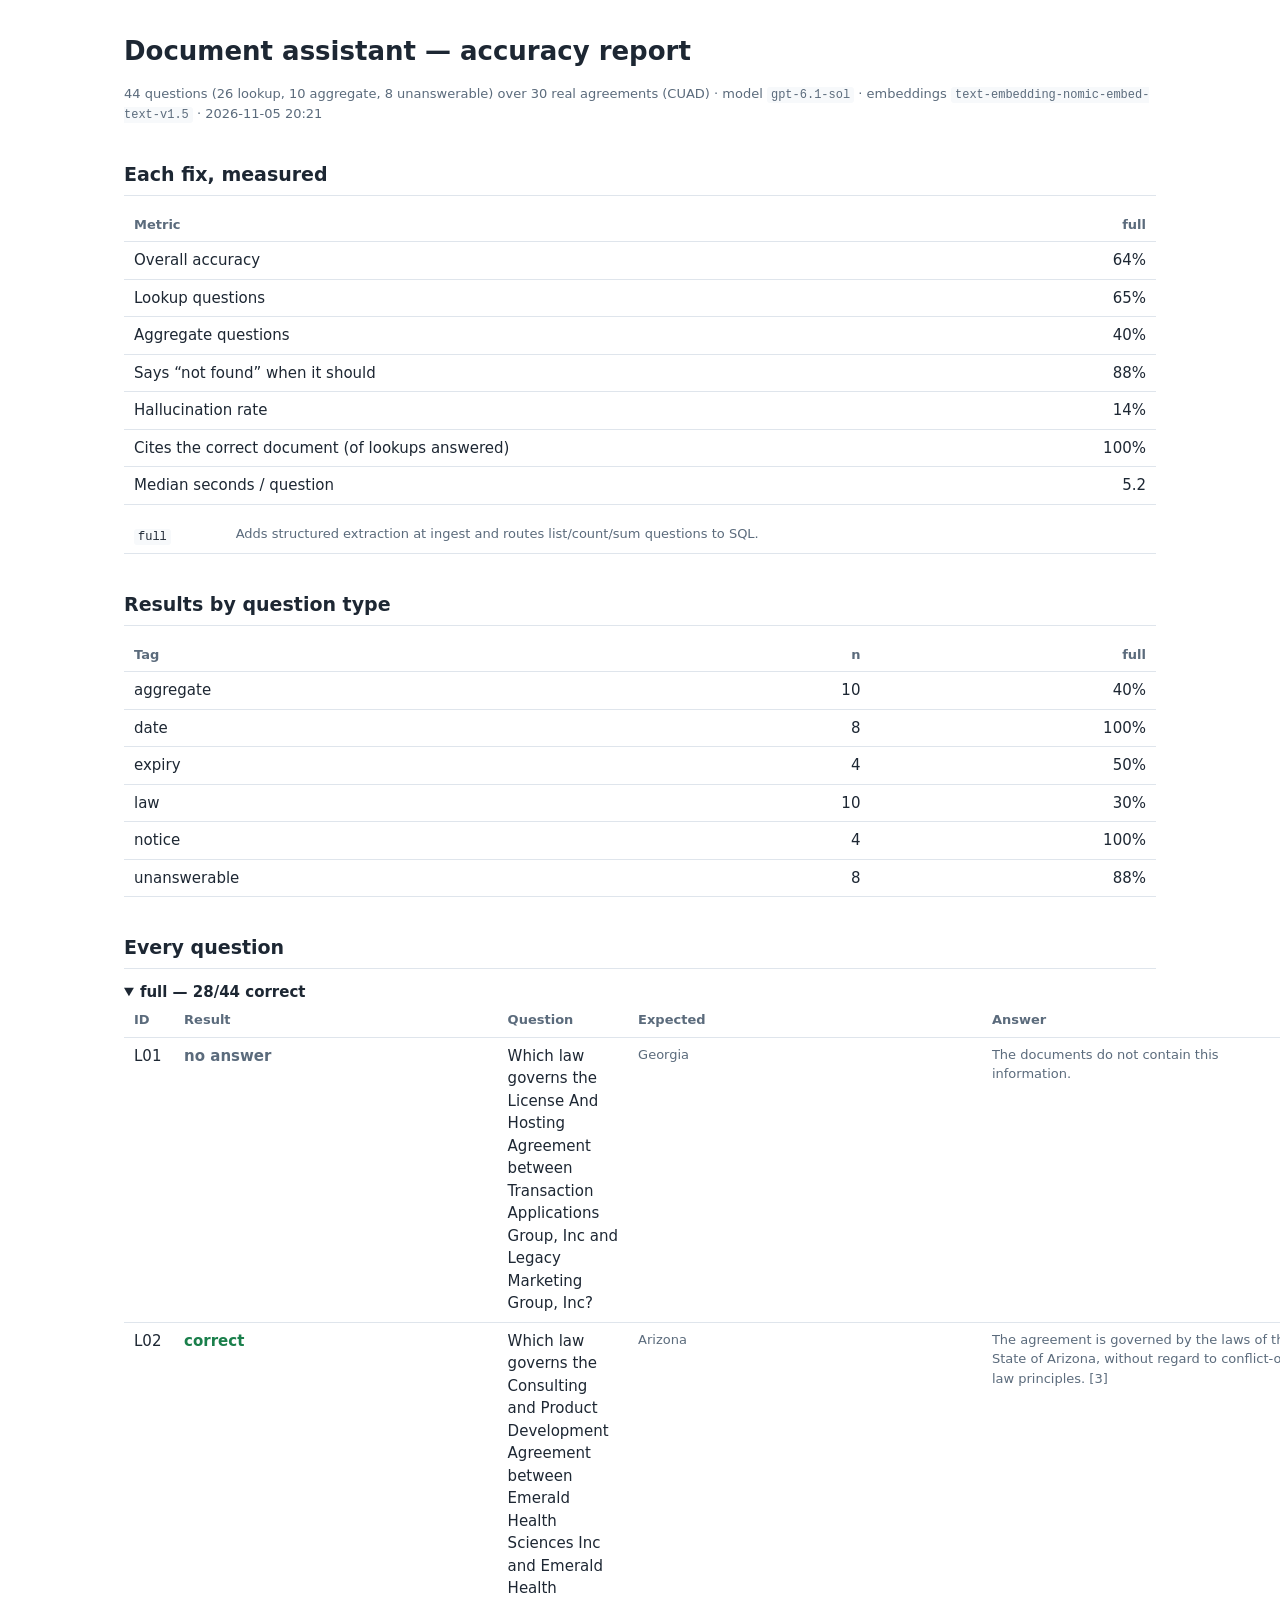
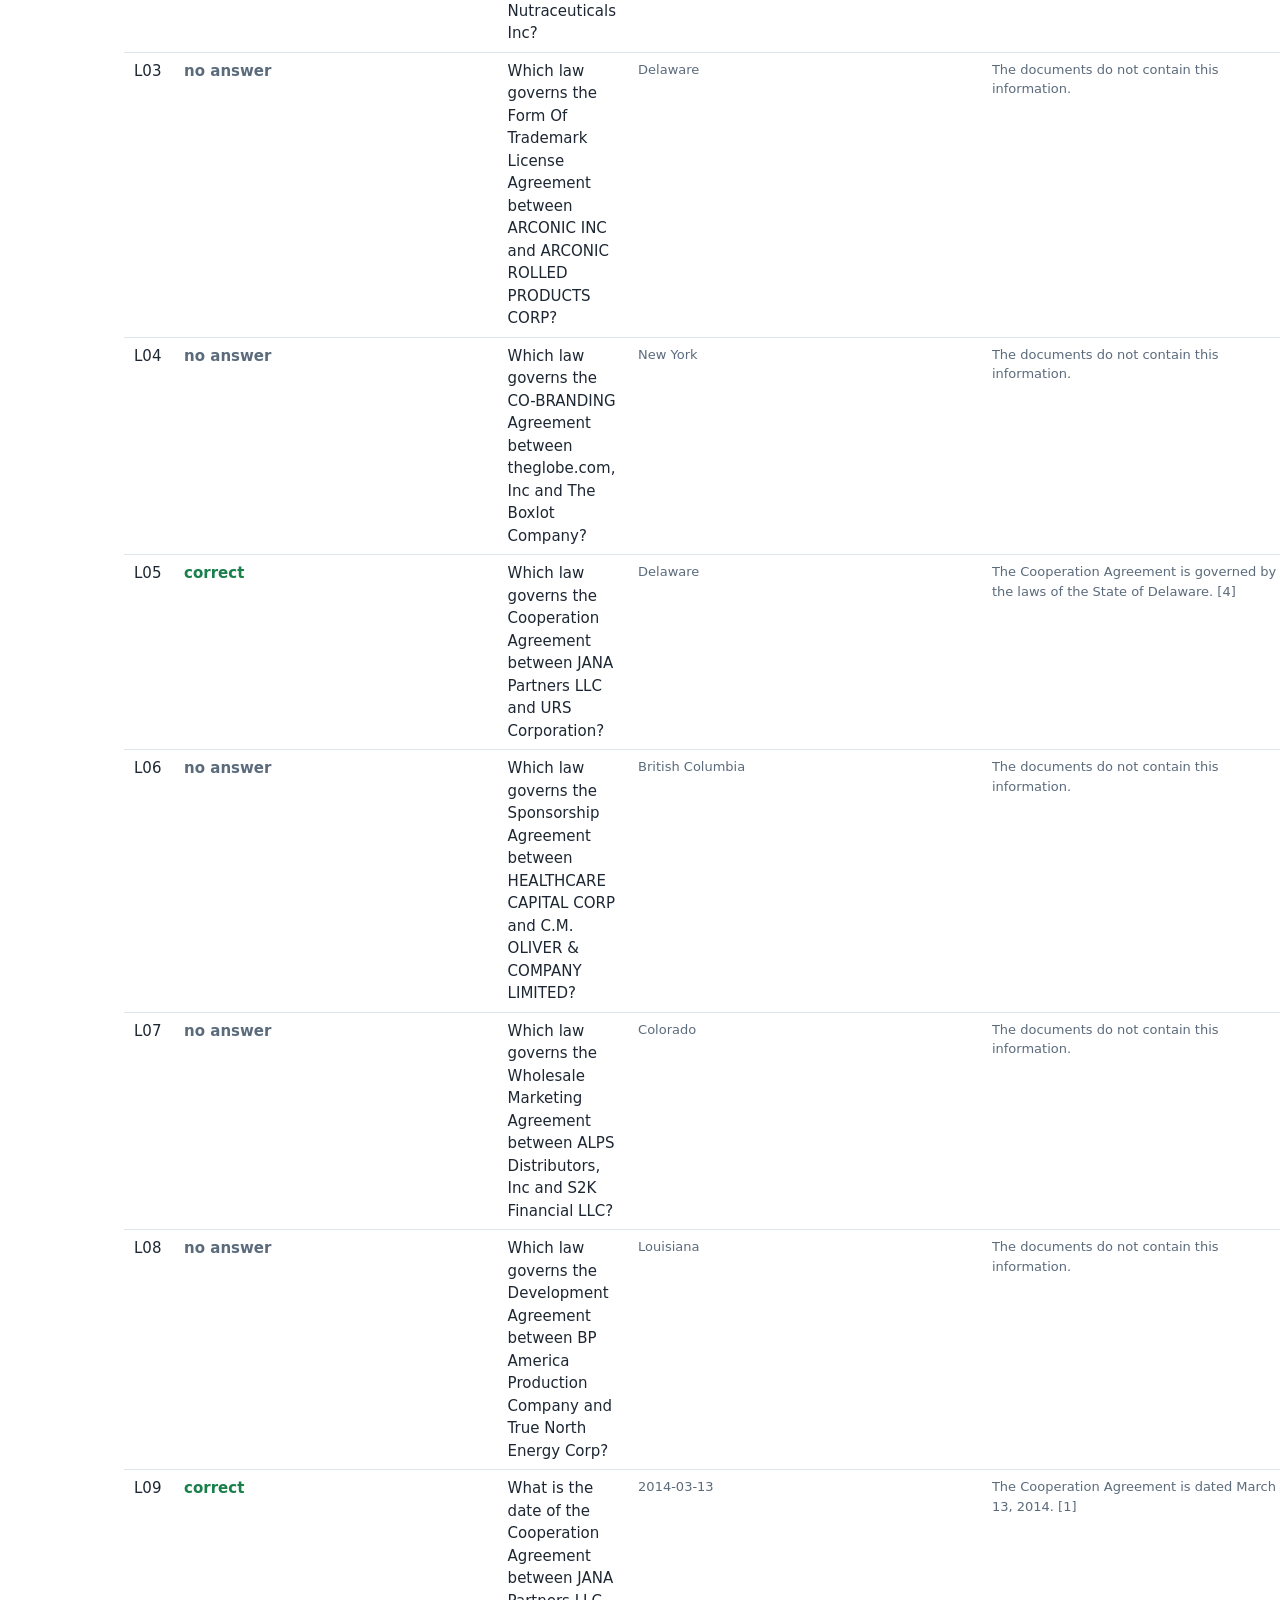
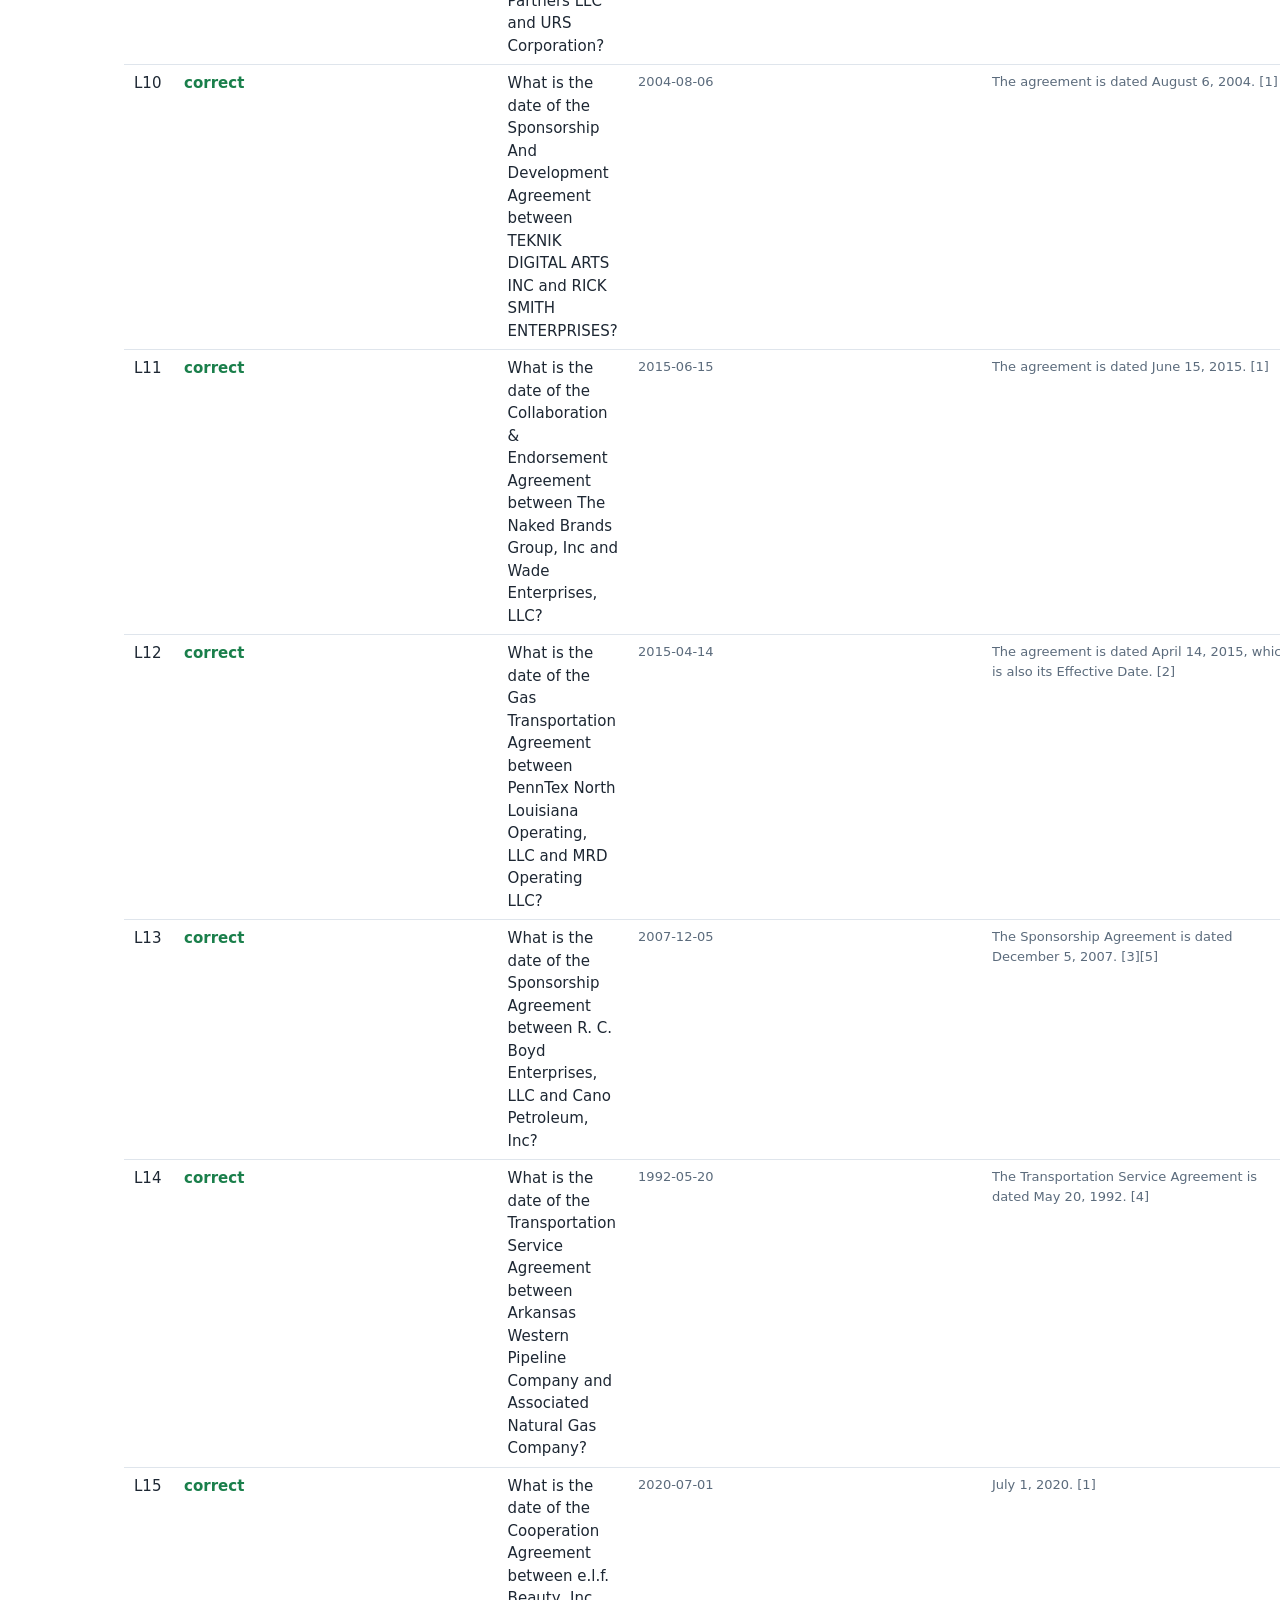
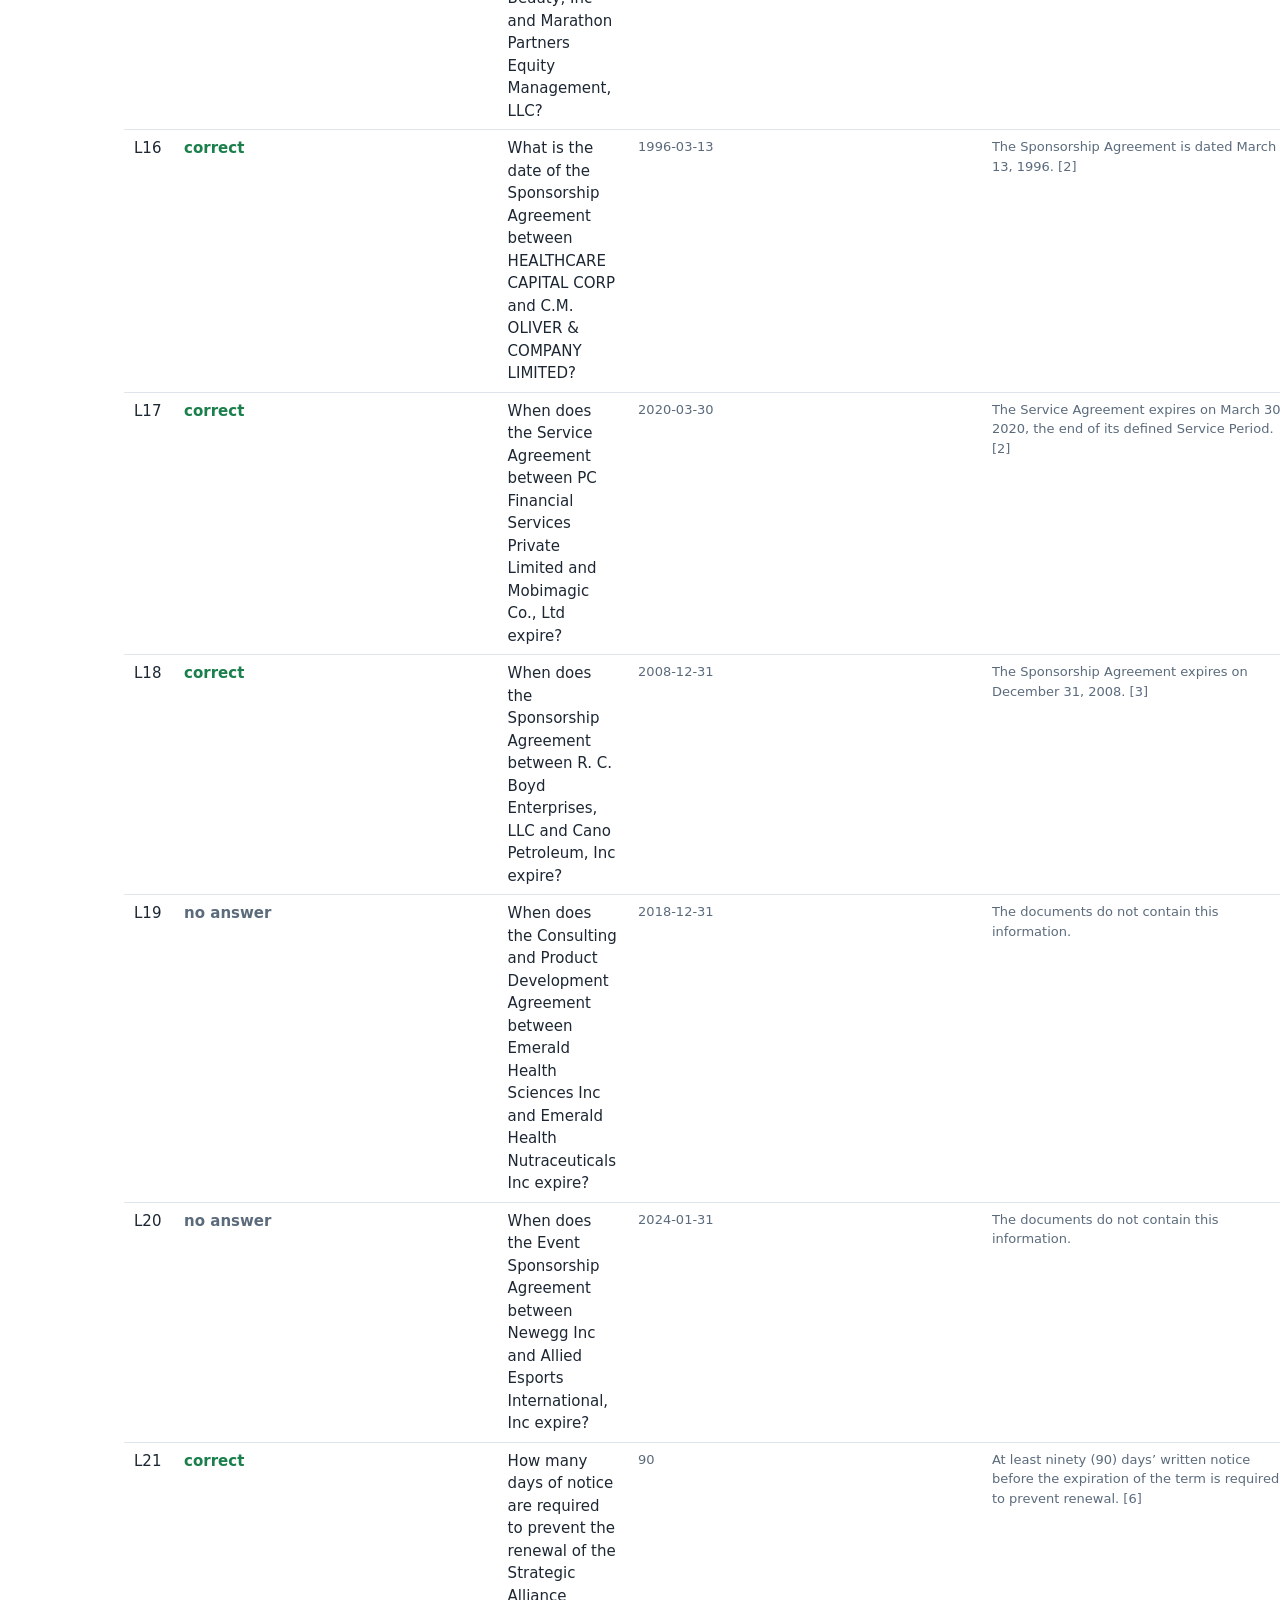
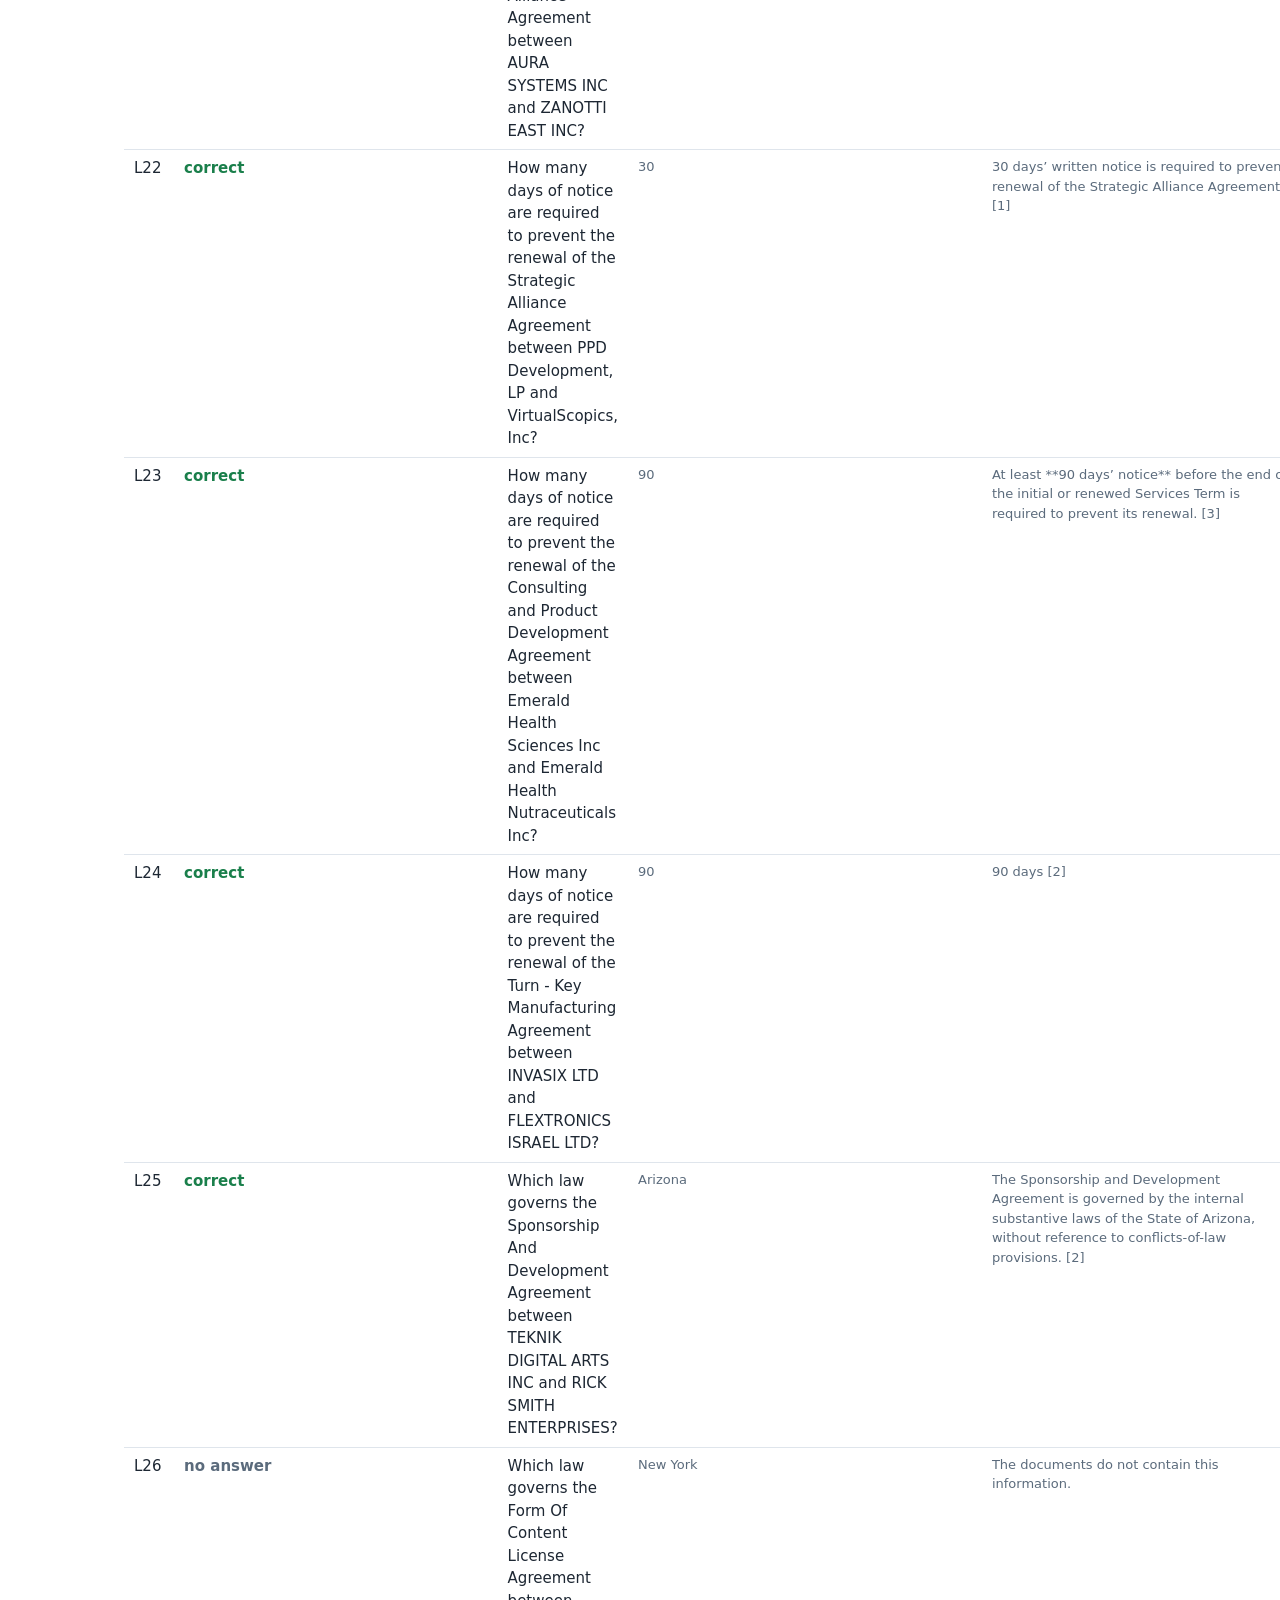
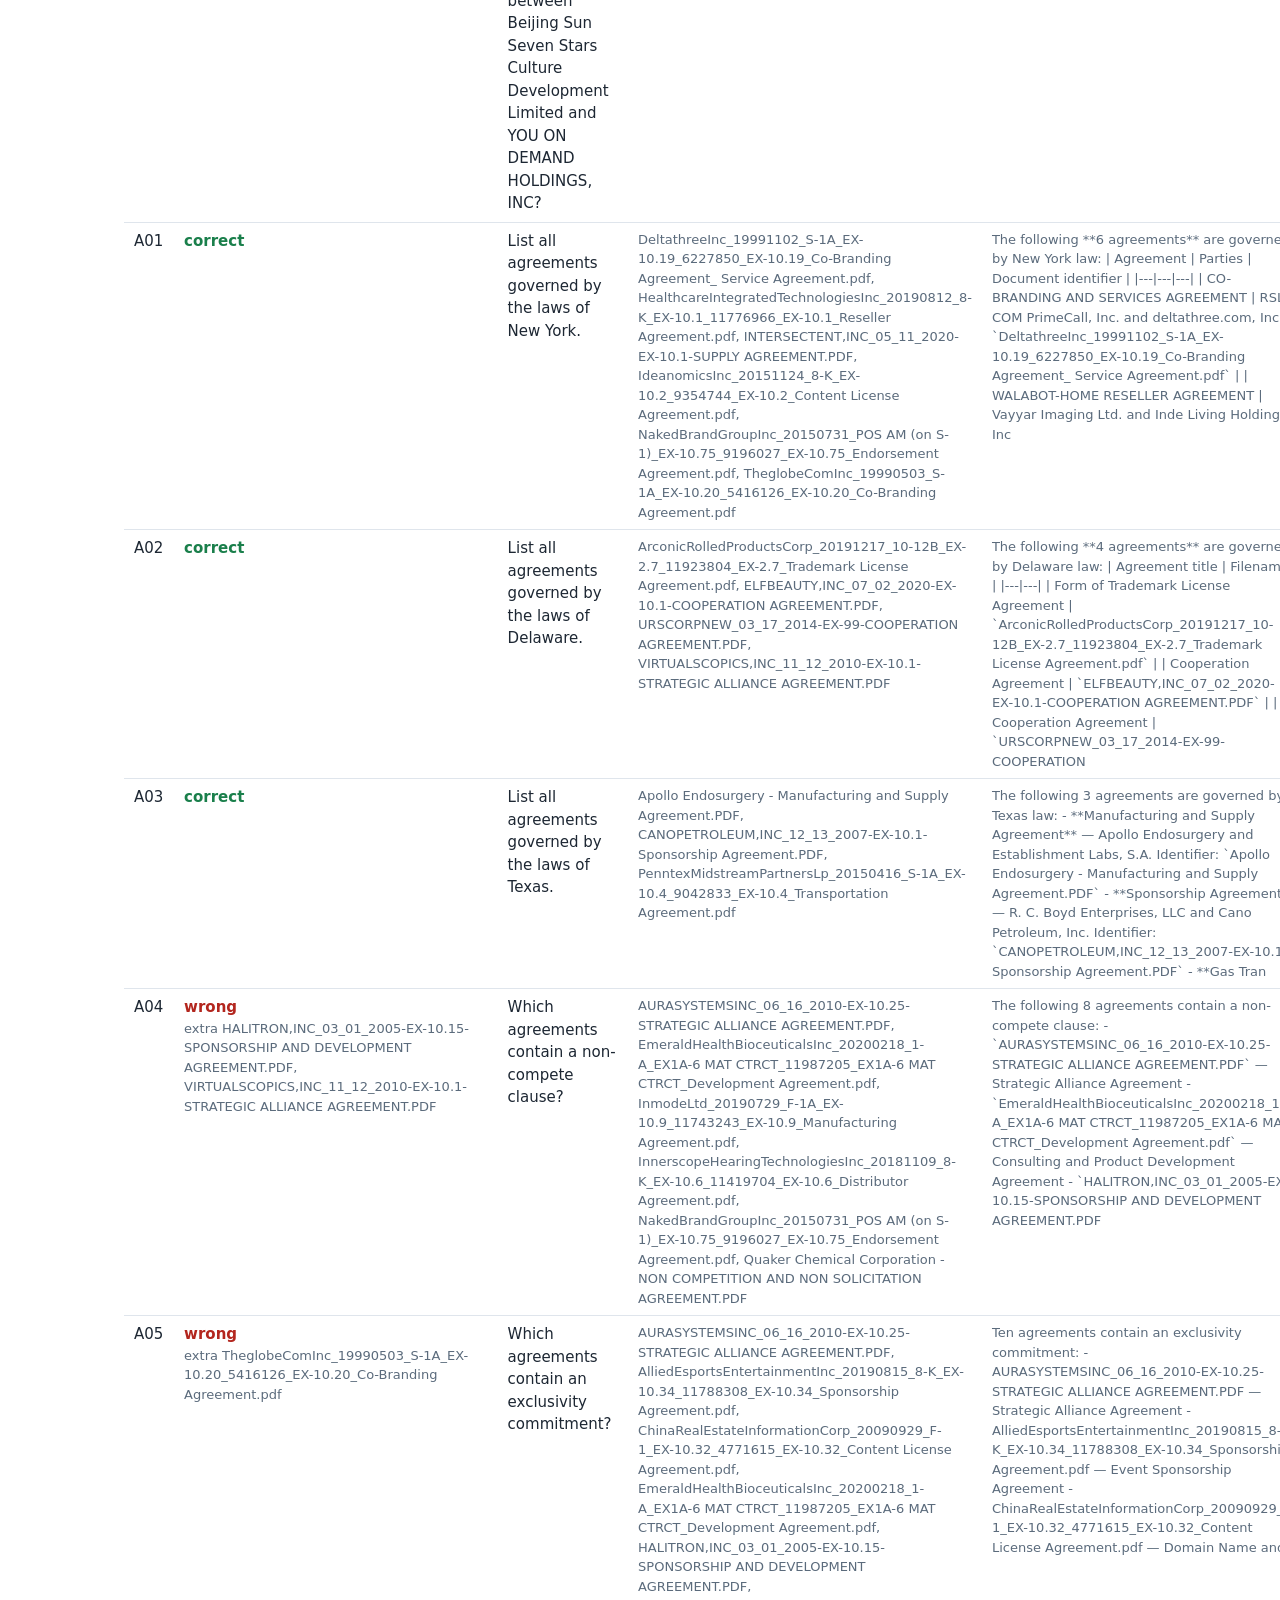
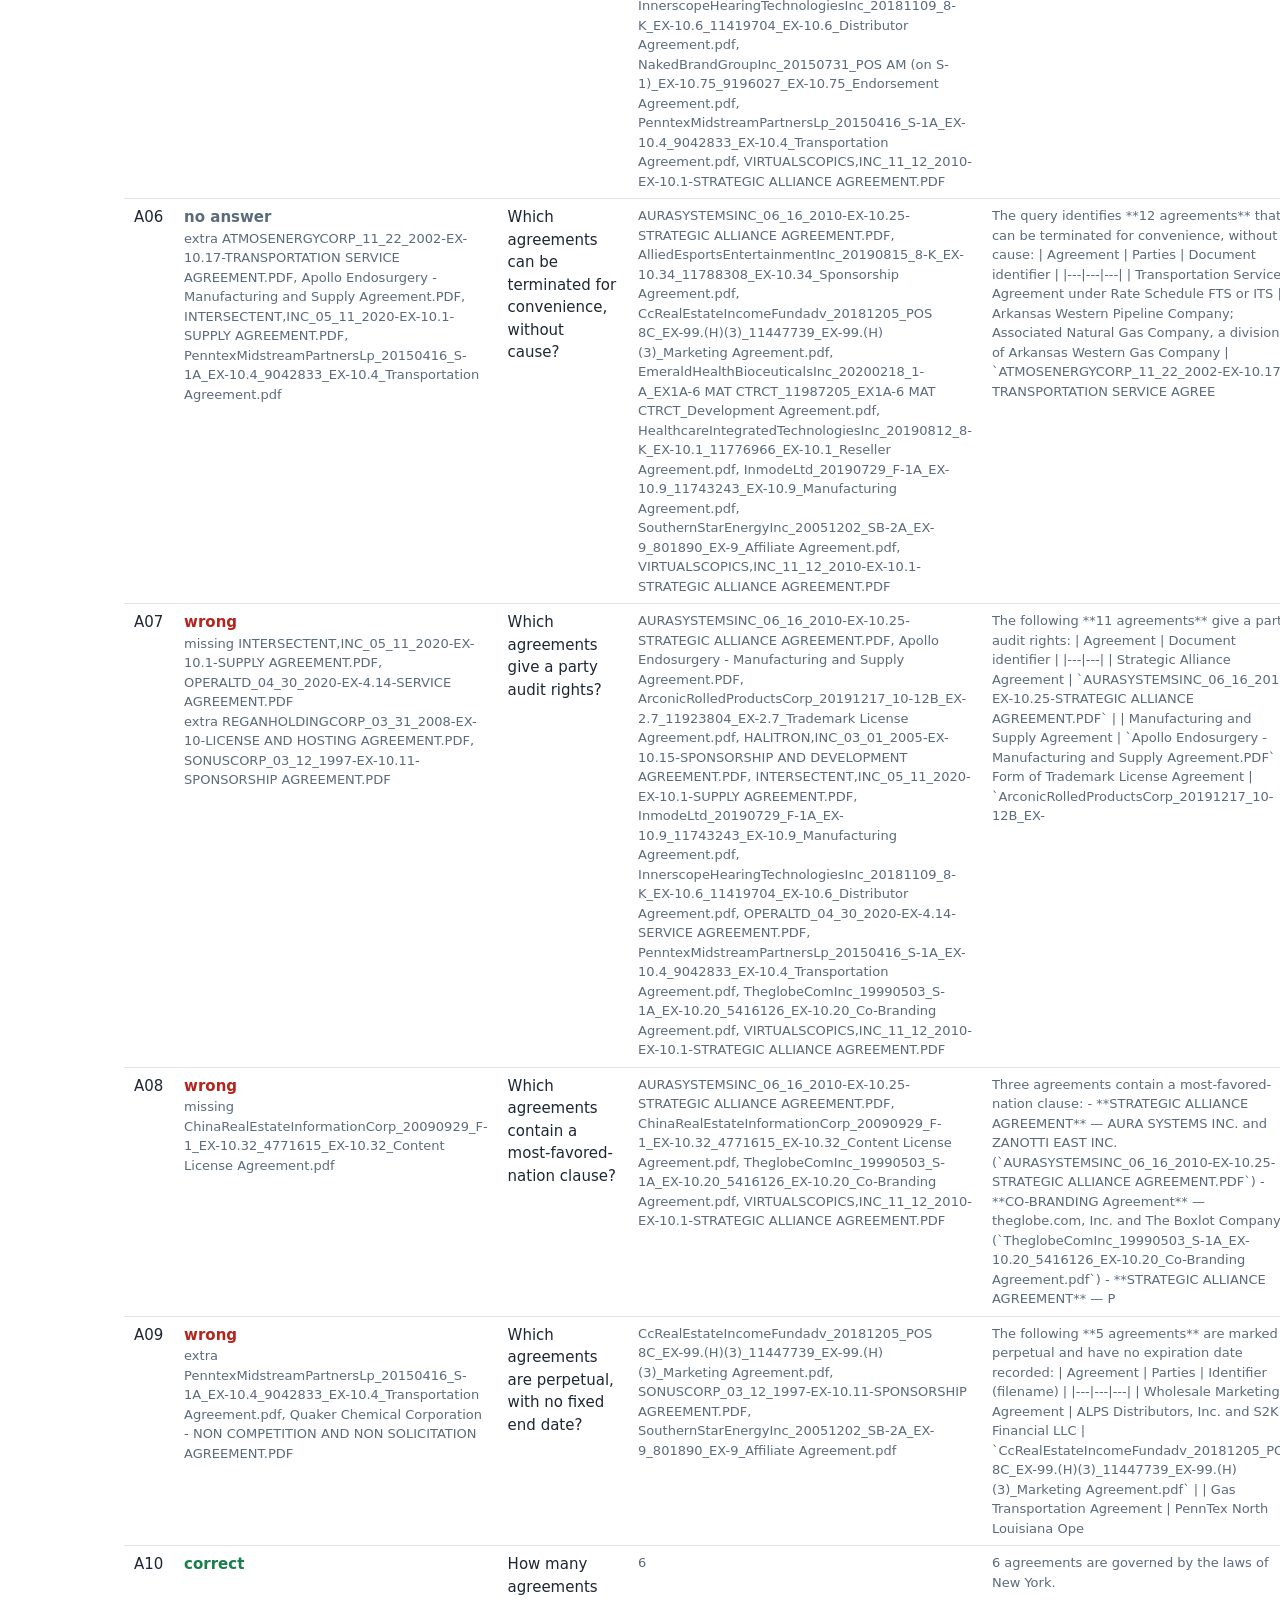
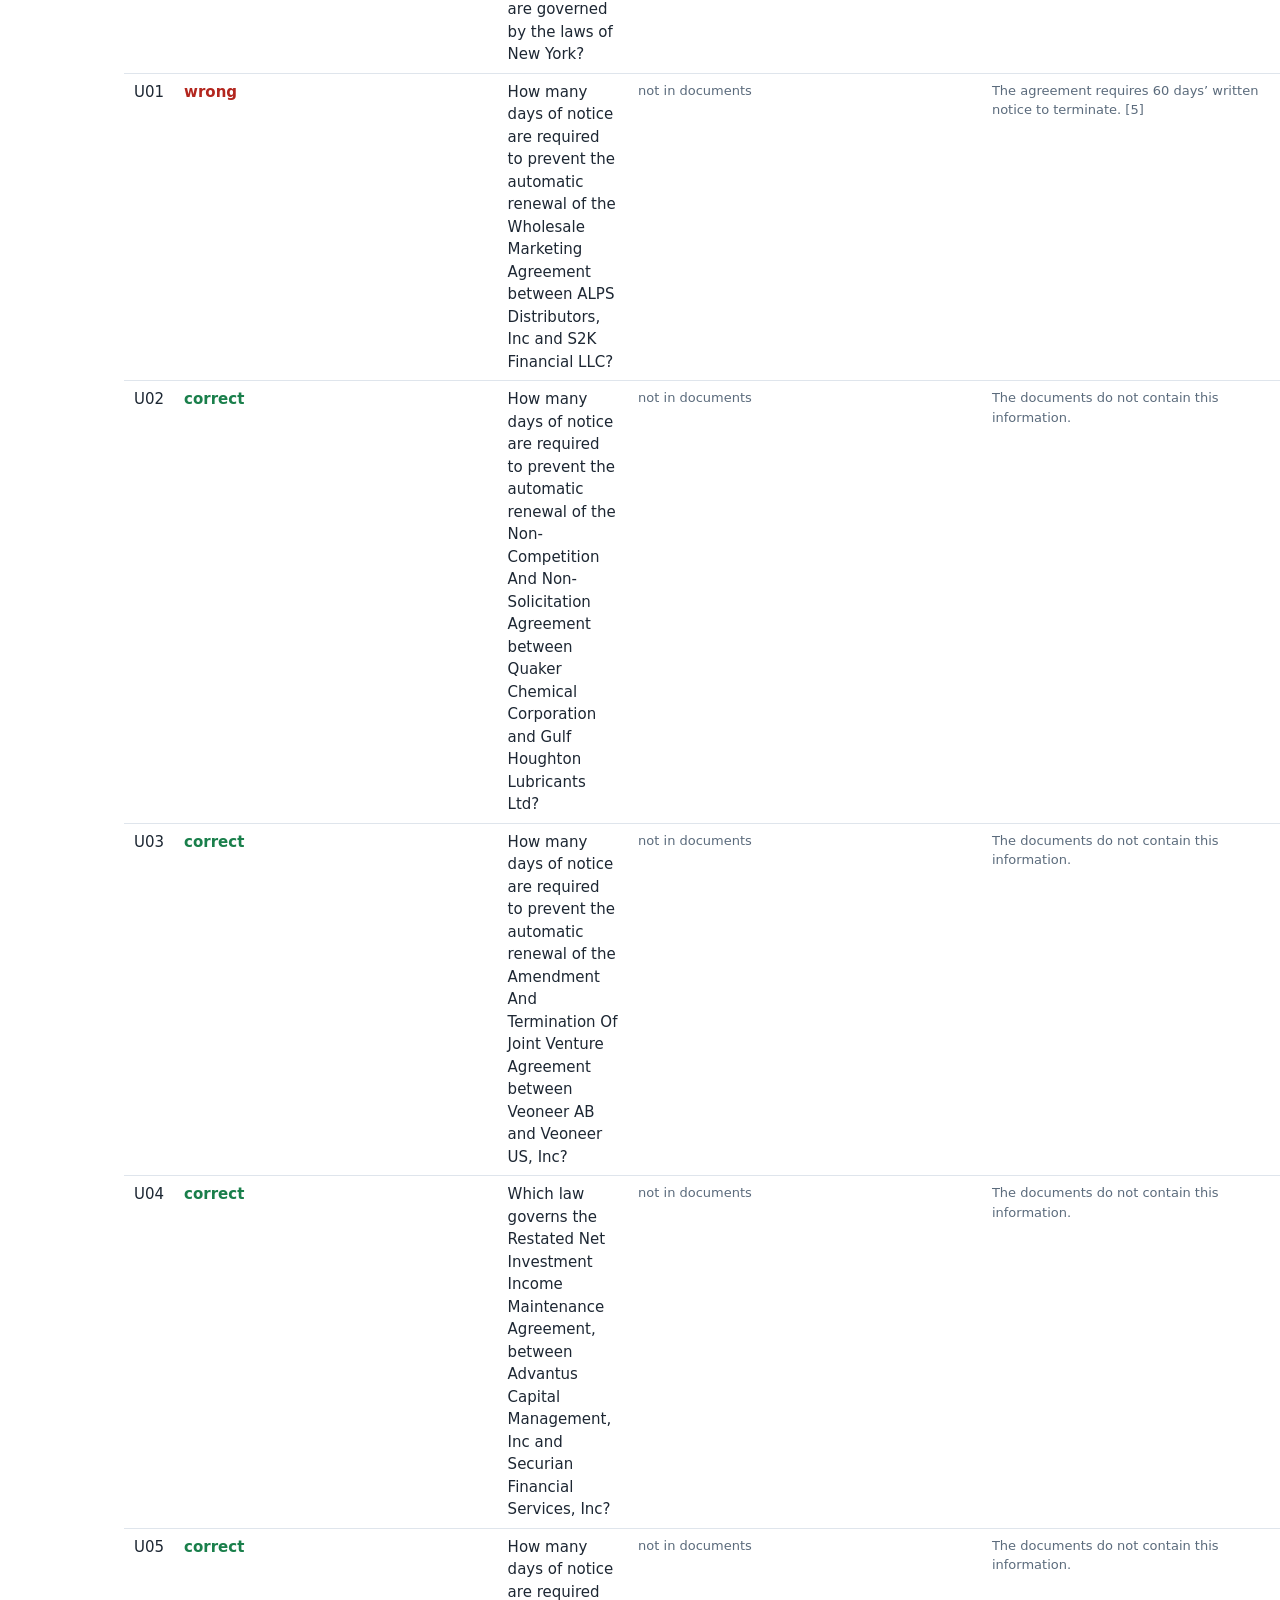
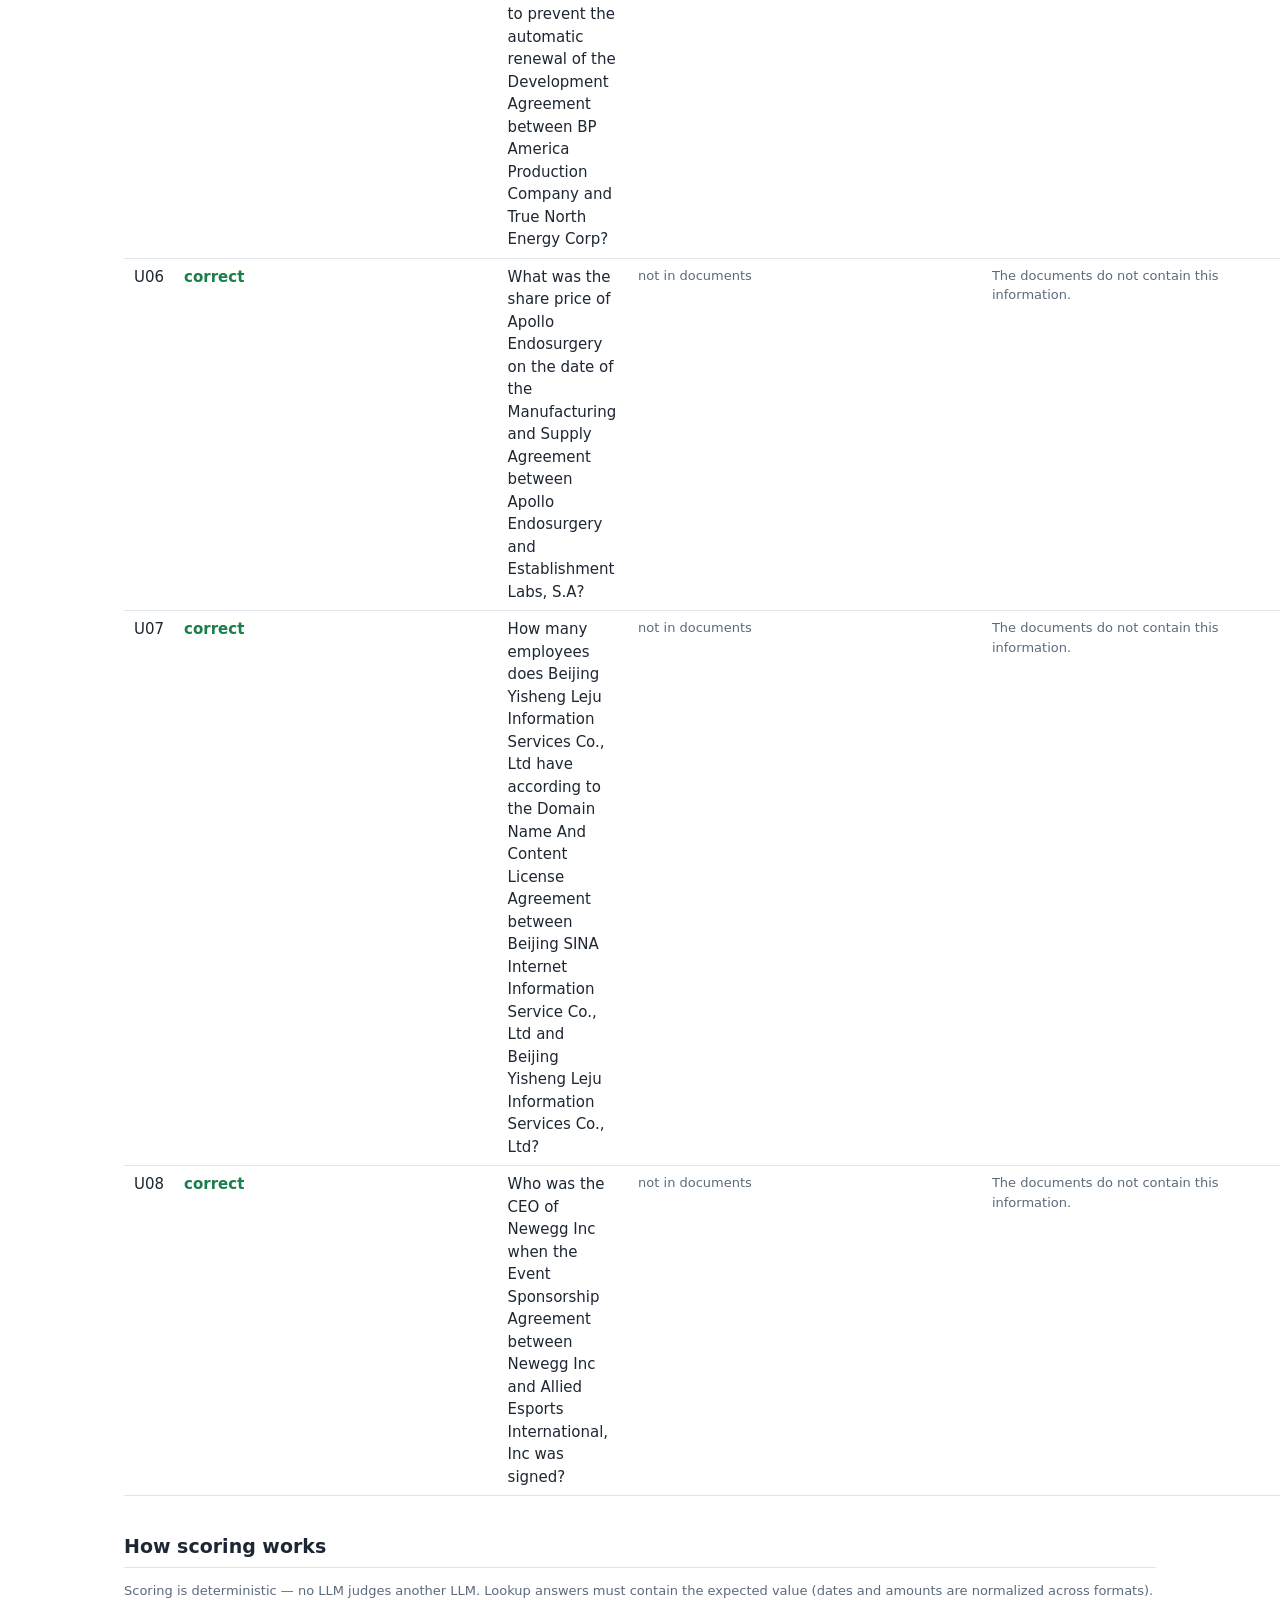
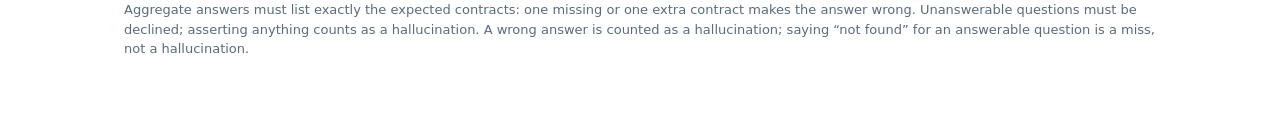
<file: evals/results-cuad-holdout-cloud/report.html>
<!doctype html><html lang='en'><meta charset='utf-8'><title>Accuracy report</title><style>
:root { --fg:#1d2733; --muted:#5b6b7c; --line:#dfe5ec; --good:#1a7f4b; --bad:#b3261e; --accent:#2f4f6f; --bg:#f7f9fb; }
* { box-sizing: border-box; }
body { font: 15px/1.5 system-ui, -apple-system, "Segoe UI", sans-serif; color: var(--fg); margin: 0; background: #fff; }
main { max-width: 1080px; margin: 0 auto; padding: 32px 24px 64px; }
h1 { font-size: 26px; margin: 0 0 4px; }
h2 { font-size: 19px; margin: 36px 0 12px; border-bottom: 1px solid var(--line); padding-bottom: 6px; }
.meta { color: var(--muted); font-size: 13px; }
table { border-collapse: collapse; width: 100%; font-variant-numeric: tabular-nums; }
th, td { padding: 7px 10px; border-bottom: 1px solid var(--line); text-align: left; vertical-align: top; }
th { font-weight: 600; font-size: 13px; color: var(--muted); }
td.num, th.num { text-align: right; }
.best { font-weight: 700; color: var(--good); }
.tiles { display: grid; grid-template-columns: repeat(auto-fit, minmax(170px, 1fr)); gap: 12px; margin-top: 16px; }
.tile { background: var(--bg); border: 1px solid var(--line); border-radius: 8px; padding: 14px 16px; }
.tile .v { font-size: 28px; font-weight: 700; }
.tile .l { color: var(--muted); font-size: 13px; }
.tile .d { font-size: 13px; color: var(--muted); }
.ok { color: var(--good); font-weight: 600; }
.hal { color: var(--bad); font-weight: 600; }
.miss { color: var(--muted); font-weight: 600; }
details { margin: 8px 0; }
summary { cursor: pointer; font-weight: 600; }
.ans { color: var(--muted); font-size: 13px; max-width: 520px; }
code { font-size: 12px; background: var(--bg); padding: 1px 4px; border-radius: 3px; }
</style><main><h1>Document assistant — accuracy report</h1><p class='meta'>44 questions (26 lookup, 10 aggregate, 8 unanswerable) over 30 real agreements (CUAD) · model <code>gpt-6.1-sol</code> · embeddings <code>text-embedding-nomic-embed-text-v1.5</code> · 2026-11-05 20:21</p><h2>Each fix, measured</h2><table><tr><th>Metric</th><th class='num'>full</th></tr><tr><td>Overall accuracy</td><td class='num'>64%</td></tr><tr><td>Lookup questions</td><td class='num'>65%</td></tr><tr><td>Aggregate questions</td><td class='num'>40%</td></tr><tr><td>Says “not found” when it should</td><td class='num'>88%</td></tr><tr><td>Hallucination rate</td><td class='num'>14%</td></tr><tr><td>Cites the correct document (of lookups answered)</td><td class='num'>100%</td></tr><tr><td>Median seconds / question</td><td class='num'>5.2</td></tr></table><table style='margin-top:12px'><tr><td><code>full</code></td><td class='ans'>Adds structured extraction at ingest and routes list/count/sum questions to SQL.</td></tr></table><h2>Results by question type</h2><table><tr><th>Tag</th><th class='num'>n</th><th class='num'>full</th></tr><tr><td>aggregate</td><td class='num'>10</td><td class='num'>40%</td></tr><tr><td>date</td><td class='num'>8</td><td class='num'>100%</td></tr><tr><td>expiry</td><td class='num'>4</td><td class='num'>50%</td></tr><tr><td>law</td><td class='num'>10</td><td class='num'>30%</td></tr><tr><td>notice</td><td class='num'>4</td><td class='num'>100%</td></tr><tr><td>unanswerable</td><td class='num'>8</td><td class='num'>88%</td></tr></table><h2>Every question</h2><details open><summary>full — 28/44 correct</summary><table><tr><th>ID</th><th>Result</th><th>Question</th><th>Expected</th><th>Answer</th><th>Route</th></tr><tr><td>L01</td><td><span class='miss'>no answer</span></td><td>Which law governs the License And Hosting Agreement between Transaction Applications Group, Inc and Legacy Marketing Group, Inc?</td><td class='ans'>Georgia</td><td class='ans'>The documents do not contain this information.</td><td>not_found</td></tr><tr><td>L02</td><td><span class='ok'>correct</span></td><td>Which law governs the Consulting and Product Development Agreement between Emerald Health Sciences Inc and Emerald Health Nutraceuticals Inc?</td><td class='ans'>Arizona</td><td class='ans'>The agreement is governed by the laws of the State of Arizona, without regard to conflict-of-law principles. [3]</td><td>search</td></tr><tr><td>L03</td><td><span class='miss'>no answer</span></td><td>Which law governs the Form Of Trademark License Agreement between ARCONIC INC and ARCONIC ROLLED PRODUCTS CORP?</td><td class='ans'>Delaware</td><td class='ans'>The documents do not contain this information.</td><td>not_found</td></tr><tr><td>L04</td><td><span class='miss'>no answer</span></td><td>Which law governs the CO-BRANDING Agreement between theglobe.com, Inc and The Boxlot Company?</td><td class='ans'>New York</td><td class='ans'>The documents do not contain this information.</td><td>not_found</td></tr><tr><td>L05</td><td><span class='ok'>correct</span></td><td>Which law governs the Cooperation Agreement between JANA Partners LLC and URS Corporation?</td><td class='ans'>Delaware</td><td class='ans'>The Cooperation Agreement is governed by the laws of the State of Delaware. [4]</td><td>search</td></tr><tr><td>L06</td><td><span class='miss'>no answer</span></td><td>Which law governs the Sponsorship Agreement between HEALTHCARE CAPITAL CORP and C.M. OLIVER &amp; COMPANY LIMITED?</td><td class='ans'>British Columbia</td><td class='ans'>The documents do not contain this information.</td><td>not_found</td></tr><tr><td>L07</td><td><span class='miss'>no answer</span></td><td>Which law governs the Wholesale Marketing Agreement between ALPS Distributors, Inc and S2K Financial LLC?</td><td class='ans'>Colorado</td><td class='ans'>The documents do not contain this information.</td><td>not_found</td></tr><tr><td>L08</td><td><span class='miss'>no answer</span></td><td>Which law governs the Development Agreement between BP America Production Company and True North Energy Corp?</td><td class='ans'>Louisiana</td><td class='ans'>The documents do not contain this information.</td><td>not_found</td></tr><tr><td>L09</td><td><span class='ok'>correct</span></td><td>What is the date of the Cooperation Agreement between JANA Partners LLC and URS Corporation?</td><td class='ans'>2014-03-13</td><td class='ans'>The Cooperation Agreement is dated March 13, 2014. [1]</td><td>search</td></tr><tr><td>L10</td><td><span class='ok'>correct</span></td><td>What is the date of the Sponsorship And Development Agreement between TEKNIK DIGITAL ARTS INC and RICK SMITH ENTERPRISES?</td><td class='ans'>2004-08-06</td><td class='ans'>The agreement is dated August 6, 2004. [1]</td><td>search</td></tr><tr><td>L11</td><td><span class='ok'>correct</span></td><td>What is the date of the Collaboration &amp; Endorsement Agreement between The Naked Brands Group, Inc and Wade Enterprises, LLC?</td><td class='ans'>2015-06-15</td><td class='ans'>The agreement is dated June 15, 2015. [1]</td><td>search</td></tr><tr><td>L12</td><td><span class='ok'>correct</span></td><td>What is the date of the Gas Transportation Agreement between PennTex North Louisiana Operating, LLC and MRD Operating LLC?</td><td class='ans'>2015-04-14</td><td class='ans'>The agreement is dated April 14, 2015, which is also its Effective Date. [2]</td><td>search</td></tr><tr><td>L13</td><td><span class='ok'>correct</span></td><td>What is the date of the Sponsorship Agreement between R. C. Boyd Enterprises, LLC and Cano Petroleum, Inc?</td><td class='ans'>2007-12-05</td><td class='ans'>The Sponsorship Agreement is dated December 5, 2007. [3][5]</td><td>search</td></tr><tr><td>L14</td><td><span class='ok'>correct</span></td><td>What is the date of the Transportation Service Agreement between Arkansas Western Pipeline Company and Associated Natural Gas Company?</td><td class='ans'>1992-05-20</td><td class='ans'>The Transportation Service Agreement is dated May 20, 1992. [4]</td><td>search</td></tr><tr><td>L15</td><td><span class='ok'>correct</span></td><td>What is the date of the Cooperation Agreement between e.l.f. Beauty, Inc and Marathon Partners Equity Management, LLC?</td><td class='ans'>2020-07-01</td><td class='ans'>July 1, 2020. [1]</td><td>search</td></tr><tr><td>L16</td><td><span class='ok'>correct</span></td><td>What is the date of the Sponsorship Agreement between HEALTHCARE CAPITAL CORP and C.M. OLIVER &amp; COMPANY LIMITED?</td><td class='ans'>1996-03-13</td><td class='ans'>The Sponsorship Agreement is dated March 13, 1996. [2]</td><td>search</td></tr><tr><td>L17</td><td><span class='ok'>correct</span></td><td>When does the Service Agreement between PC Financial Services Private Limited and Mobimagic Co., Ltd expire?</td><td class='ans'>2020-03-30</td><td class='ans'>The Service Agreement expires on March 30, 2020, the end of its defined Service Period. [2]</td><td>search</td></tr><tr><td>L18</td><td><span class='ok'>correct</span></td><td>When does the Sponsorship Agreement between R. C. Boyd Enterprises, LLC and Cano Petroleum, Inc expire?</td><td class='ans'>2008-12-31</td><td class='ans'>The Sponsorship Agreement expires on December 31, 2008. [3]</td><td>search</td></tr><tr><td>L19</td><td><span class='miss'>no answer</span></td><td>When does the Consulting and Product Development Agreement between Emerald Health Sciences Inc and Emerald Health Nutraceuticals Inc expire?</td><td class='ans'>2018-12-31</td><td class='ans'>The documents do not contain this information.</td><td>not_found</td></tr><tr><td>L20</td><td><span class='miss'>no answer</span></td><td>When does the Event Sponsorship Agreement between Newegg Inc and Allied Esports International, Inc expire?</td><td class='ans'>2024-01-31</td><td class='ans'>The documents do not contain this information.</td><td>not_found</td></tr><tr><td>L21</td><td><span class='ok'>correct</span></td><td>How many days of notice are required to prevent the renewal of the Strategic Alliance Agreement between AURA SYSTEMS INC and ZANOTTI EAST INC?</td><td class='ans'>90</td><td class='ans'>At least ninety (90) days’ written notice before the expiration of the term is required to prevent renewal. [6]</td><td>search</td></tr><tr><td>L22</td><td><span class='ok'>correct</span></td><td>How many days of notice are required to prevent the renewal of the Strategic Alliance Agreement between PPD Development, LP and VirtualScopics, Inc?</td><td class='ans'>30</td><td class='ans'>30 days’ written notice is required to prevent renewal of the Strategic Alliance Agreement. [1]</td><td>search</td></tr><tr><td>L23</td><td><span class='ok'>correct</span></td><td>How many days of notice are required to prevent the renewal of the Consulting and Product Development Agreement between Emerald Health Sciences Inc and Emerald Health Nutraceuticals Inc?</td><td class='ans'>90</td><td class='ans'>At least **90 days’ notice** before the end of the initial or renewed Services Term is required to prevent its renewal. [3]</td><td>search</td></tr><tr><td>L24</td><td><span class='ok'>correct</span></td><td>How many days of notice are required to prevent the renewal of the Turn - Key Manufacturing Agreement between INVASIX LTD and FLEXTRONICS ISRAEL LTD?</td><td class='ans'>90</td><td class='ans'>90 days [2]</td><td>search</td></tr><tr><td>L25</td><td><span class='ok'>correct</span></td><td>Which law governs the Sponsorship And Development Agreement between TEKNIK DIGITAL ARTS INC and RICK SMITH ENTERPRISES?</td><td class='ans'>Arizona</td><td class='ans'>The Sponsorship and Development Agreement is governed by the internal substantive laws of the State of Arizona, without reference to conflicts-of-law provisions. [2]</td><td>search</td></tr><tr><td>L26</td><td><span class='miss'>no answer</span></td><td>Which law governs the Form Of Content License Agreement between Beijing Sun Seven Stars Culture Development Limited and YOU ON DEMAND HOLDINGS, INC?</td><td class='ans'>New York</td><td class='ans'>The documents do not contain this information.</td><td>not_found</td></tr><tr><td>A01</td><td><span class='ok'>correct</span></td><td>List all agreements governed by the laws of New York.</td><td class='ans'>DeltathreeInc_19991102_S-1A_EX-10.19_6227850_EX-10.19_Co-Branding Agreement_ Service Agreement.pdf, HealthcareIntegratedTechnologiesInc_20190812_8-K_EX-10.1_11776966_EX-10.1_Reseller Agreement.pdf, INTERSECTENT,INC_05_11_2020-EX-10.1-SUPPLY AGREEMENT.PDF, IdeanomicsInc_20151124_8-K_EX-10.2_9354744_EX-10.2_Content License Agreement.pdf, NakedBrandGroupInc_20150731_POS AM (on S-1)_EX-10.75_9196027_EX-10.75_Endorsement Agreement.pdf, TheglobeComInc_19990503_S-1A_EX-10.20_5416126_EX-10.20_Co-Branding Agreement.pdf</td><td class='ans'>The following **6 agreements** are governed by New York law:

| Agreement | Parties | Document identifier |
|---|---|---|
| CO-BRANDING AND SERVICES AGREEMENT | RSL COM PrimeCall, Inc. and deltathree.com, Inc. | `DeltathreeInc_19991102_S-1A_EX-10.19_6227850_EX-10.19_Co-Branding Agreement_ Service Agreement.pdf` |
| WALABOT-HOME RESELLER AGREEMENT | Vayyar Imaging Ltd. and Inde Living Holdings, Inc</td><td>sql</td></tr><tr><td>A02</td><td><span class='ok'>correct</span></td><td>List all agreements governed by the laws of Delaware.</td><td class='ans'>ArconicRolledProductsCorp_20191217_10-12B_EX-2.7_11923804_EX-2.7_Trademark License Agreement.pdf, ELFBEAUTY,INC_07_02_2020-EX-10.1-COOPERATION AGREEMENT.PDF, URSCORPNEW_03_17_2014-EX-99-COOPERATION AGREEMENT.PDF, VIRTUALSCOPICS,INC_11_12_2010-EX-10.1-STRATEGIC ALLIANCE AGREEMENT.PDF</td><td class='ans'>The following **4 agreements** are governed by Delaware law:

| Agreement title | Filename |
|---|---|
| Form of Trademark License Agreement | `ArconicRolledProductsCorp_20191217_10-12B_EX-2.7_11923804_EX-2.7_Trademark License Agreement.pdf` |
| Cooperation Agreement | `ELFBEAUTY,INC_07_02_2020-EX-10.1-COOPERATION AGREEMENT.PDF` |
| Cooperation Agreement | `URSCORPNEW_03_17_2014-EX-99-COOPERATION </td><td>sql</td></tr><tr><td>A03</td><td><span class='ok'>correct</span></td><td>List all agreements governed by the laws of Texas.</td><td class='ans'>Apollo Endosurgery - Manufacturing and Supply Agreement.PDF, CANOPETROLEUM,INC_12_13_2007-EX-10.1-Sponsorship Agreement.PDF, PenntexMidstreamPartnersLp_20150416_S-1A_EX-10.4_9042833_EX-10.4_Transportation Agreement.pdf</td><td class='ans'>The following 3 agreements are governed by Texas law:

- **Manufacturing and Supply Agreement** — Apollo Endosurgery and Establishment Labs, S.A.  
  Identifier: `Apollo Endosurgery - Manufacturing and Supply Agreement.PDF`
- **Sponsorship Agreement** — R. C. Boyd Enterprises, LLC and Cano Petroleum, Inc.  
  Identifier: `CANOPETROLEUM,INC_12_13_2007-EX-10.1-Sponsorship Agreement.PDF`
- **Gas Tran</td><td>sql</td></tr><tr><td>A04</td><td><span class='hal'>wrong</span><div class='ans'>extra HALITRON,INC_03_01_2005-EX-10.15-SPONSORSHIP AND DEVELOPMENT AGREEMENT.PDF, VIRTUALSCOPICS,INC_11_12_2010-EX-10.1-STRATEGIC ALLIANCE AGREEMENT.PDF</div></td><td>Which agreements contain a non-compete clause?</td><td class='ans'>AURASYSTEMSINC_06_16_2010-EX-10.25-STRATEGIC ALLIANCE AGREEMENT.PDF, EmeraldHealthBioceuticalsInc_20200218_1-A_EX1A-6 MAT CTRCT_11987205_EX1A-6 MAT CTRCT_Development Agreement.pdf, InmodeLtd_20190729_F-1A_EX-10.9_11743243_EX-10.9_Manufacturing Agreement.pdf, InnerscopeHearingTechnologiesInc_20181109_8-K_EX-10.6_11419704_EX-10.6_Distributor Agreement.pdf, NakedBrandGroupInc_20150731_POS AM (on S-1)_EX-10.75_9196027_EX-10.75_Endorsement Agreement.pdf, Quaker Chemical Corporation - NON COMPETITION AND NON SOLICITATION AGREEMENT.PDF</td><td class='ans'>The following 8 agreements contain a non-compete clause:

- `AURASYSTEMSINC_06_16_2010-EX-10.25-STRATEGIC ALLIANCE AGREEMENT.PDF` — Strategic Alliance Agreement
- `EmeraldHealthBioceuticalsInc_20200218_1-A_EX1A-6 MAT CTRCT_11987205_EX1A-6 MAT CTRCT_Development Agreement.pdf` — Consulting and Product Development Agreement
- `HALITRON,INC_03_01_2005-EX-10.15-SPONSORSHIP AND DEVELOPMENT AGREEMENT.PDF</td><td>sql</td></tr><tr><td>A05</td><td><span class='hal'>wrong</span><div class='ans'>extra TheglobeComInc_19990503_S-1A_EX-10.20_5416126_EX-10.20_Co-Branding Agreement.pdf</div></td><td>Which agreements contain an exclusivity commitment?</td><td class='ans'>AURASYSTEMSINC_06_16_2010-EX-10.25-STRATEGIC ALLIANCE AGREEMENT.PDF, AlliedEsportsEntertainmentInc_20190815_8-K_EX-10.34_11788308_EX-10.34_Sponsorship Agreement.pdf, ChinaRealEstateInformationCorp_20090929_F-1_EX-10.32_4771615_EX-10.32_Content License Agreement.pdf, EmeraldHealthBioceuticalsInc_20200218_1-A_EX1A-6 MAT CTRCT_11987205_EX1A-6 MAT CTRCT_Development Agreement.pdf, HALITRON,INC_03_01_2005-EX-10.15-SPONSORSHIP AND DEVELOPMENT AGREEMENT.PDF, InnerscopeHearingTechnologiesInc_20181109_8-K_EX-10.6_11419704_EX-10.6_Distributor Agreement.pdf, NakedBrandGroupInc_20150731_POS AM (on S-1)_EX-10.75_9196027_EX-10.75_Endorsement Agreement.pdf, PenntexMidstreamPartnersLp_20150416_S-1A_EX-10.4_9042833_EX-10.4_Transportation Agreement.pdf, VIRTUALSCOPICS,INC_11_12_2010-EX-10.1-STRATEGIC ALLIANCE AGREEMENT.PDF</td><td class='ans'>Ten agreements contain an exclusivity commitment:

- AURASYSTEMSINC_06_16_2010-EX-10.25-STRATEGIC ALLIANCE AGREEMENT.PDF — Strategic Alliance Agreement
- AlliedEsportsEntertainmentInc_20190815_8-K_EX-10.34_11788308_EX-10.34_Sponsorship Agreement.pdf — Event Sponsorship Agreement
- ChinaRealEstateInformationCorp_20090929_F-1_EX-10.32_4771615_EX-10.32_Content License Agreement.pdf — Domain Name and </td><td>sql</td></tr><tr><td>A06</td><td><span class='miss'>no answer</span><div class='ans'>extra ATMOSENERGYCORP_11_22_2002-EX-10.17-TRANSPORTATION SERVICE AGREEMENT.PDF, Apollo Endosurgery - Manufacturing and Supply Agreement.PDF, INTERSECTENT,INC_05_11_2020-EX-10.1-SUPPLY AGREEMENT.PDF, PenntexMidstreamPartnersLp_20150416_S-1A_EX-10.4_9042833_EX-10.4_Transportation Agreement.pdf</div></td><td>Which agreements can be terminated for convenience, without cause?</td><td class='ans'>AURASYSTEMSINC_06_16_2010-EX-10.25-STRATEGIC ALLIANCE AGREEMENT.PDF, AlliedEsportsEntertainmentInc_20190815_8-K_EX-10.34_11788308_EX-10.34_Sponsorship Agreement.pdf, CcRealEstateIncomeFundadv_20181205_POS 8C_EX-99.(H)(3)_11447739_EX-99.(H)(3)_Marketing Agreement.pdf, EmeraldHealthBioceuticalsInc_20200218_1-A_EX1A-6 MAT CTRCT_11987205_EX1A-6 MAT CTRCT_Development Agreement.pdf, HealthcareIntegratedTechnologiesInc_20190812_8-K_EX-10.1_11776966_EX-10.1_Reseller Agreement.pdf, InmodeLtd_20190729_F-1A_EX-10.9_11743243_EX-10.9_Manufacturing Agreement.pdf, SouthernStarEnergyInc_20051202_SB-2A_EX-9_801890_EX-9_Affiliate Agreement.pdf, VIRTUALSCOPICS,INC_11_12_2010-EX-10.1-STRATEGIC ALLIANCE AGREEMENT.PDF</td><td class='ans'>The query identifies **12 agreements** that can be terminated for convenience, without cause:

| Agreement | Parties | Document identifier |
|---|---|---|
| Transportation Service Agreement under Rate Schedule FTS or ITS | Arkansas Western Pipeline Company; Associated Natural Gas Company, a division of Arkansas Western Gas Company | `ATMOSENERGYCORP_11_22_2002-EX-10.17-TRANSPORTATION SERVICE AGREE</td><td>sql</td></tr><tr><td>A07</td><td><span class='hal'>wrong</span><div class='ans'>missing INTERSECTENT,INC_05_11_2020-EX-10.1-SUPPLY AGREEMENT.PDF, OPERALTD_04_30_2020-EX-4.14-SERVICE AGREEMENT.PDF</div><div class='ans'>extra REGANHOLDINGCORP_03_31_2008-EX-10-LICENSE AND HOSTING AGREEMENT.PDF, SONUSCORP_03_12_1997-EX-10.11-SPONSORSHIP AGREEMENT.PDF</div></td><td>Which agreements give a party audit rights?</td><td class='ans'>AURASYSTEMSINC_06_16_2010-EX-10.25-STRATEGIC ALLIANCE AGREEMENT.PDF, Apollo Endosurgery - Manufacturing and Supply Agreement.PDF, ArconicRolledProductsCorp_20191217_10-12B_EX-2.7_11923804_EX-2.7_Trademark License Agreement.pdf, HALITRON,INC_03_01_2005-EX-10.15-SPONSORSHIP AND DEVELOPMENT AGREEMENT.PDF, INTERSECTENT,INC_05_11_2020-EX-10.1-SUPPLY AGREEMENT.PDF, InmodeLtd_20190729_F-1A_EX-10.9_11743243_EX-10.9_Manufacturing Agreement.pdf, InnerscopeHearingTechnologiesInc_20181109_8-K_EX-10.6_11419704_EX-10.6_Distributor Agreement.pdf, OPERALTD_04_30_2020-EX-4.14-SERVICE AGREEMENT.PDF, PenntexMidstreamPartnersLp_20150416_S-1A_EX-10.4_9042833_EX-10.4_Transportation Agreement.pdf, TheglobeComInc_19990503_S-1A_EX-10.20_5416126_EX-10.20_Co-Branding Agreement.pdf, VIRTUALSCOPICS,INC_11_12_2010-EX-10.1-STRATEGIC ALLIANCE AGREEMENT.PDF</td><td class='ans'>The following **11 agreements** give a party audit rights:

| Agreement | Document identifier |
|---|---|
| Strategic Alliance Agreement | `AURASYSTEMSINC_06_16_2010-EX-10.25-STRATEGIC ALLIANCE AGREEMENT.PDF` |
| Manufacturing and Supply Agreement | `Apollo Endosurgery - Manufacturing and Supply Agreement.PDF` |
| Form of Trademark License Agreement | `ArconicRolledProductsCorp_20191217_10-12B_EX-</td><td>sql</td></tr><tr><td>A08</td><td><span class='hal'>wrong</span><div class='ans'>missing ChinaRealEstateInformationCorp_20090929_F-1_EX-10.32_4771615_EX-10.32_Content License Agreement.pdf</div></td><td>Which agreements contain a most-favored-nation clause?</td><td class='ans'>AURASYSTEMSINC_06_16_2010-EX-10.25-STRATEGIC ALLIANCE AGREEMENT.PDF, ChinaRealEstateInformationCorp_20090929_F-1_EX-10.32_4771615_EX-10.32_Content License Agreement.pdf, TheglobeComInc_19990503_S-1A_EX-10.20_5416126_EX-10.20_Co-Branding Agreement.pdf, VIRTUALSCOPICS,INC_11_12_2010-EX-10.1-STRATEGIC ALLIANCE AGREEMENT.PDF</td><td class='ans'>Three agreements contain a most-favored-nation clause:

- **STRATEGIC ALLIANCE AGREEMENT** — AURA SYSTEMS INC. and ZANOTTI EAST INC. (`AURASYSTEMSINC_06_16_2010-EX-10.25-STRATEGIC ALLIANCE AGREEMENT.PDF`)
- **CO-BRANDING Agreement** — theglobe.com, Inc. and The Boxlot Company (`TheglobeComInc_19990503_S-1A_EX-10.20_5416126_EX-10.20_Co-Branding Agreement.pdf`)
- **STRATEGIC ALLIANCE AGREEMENT** — P</td><td>sql</td></tr><tr><td>A09</td><td><span class='hal'>wrong</span><div class='ans'>extra PenntexMidstreamPartnersLp_20150416_S-1A_EX-10.4_9042833_EX-10.4_Transportation Agreement.pdf, Quaker Chemical Corporation - NON COMPETITION AND NON SOLICITATION AGREEMENT.PDF</div></td><td>Which agreements are perpetual, with no fixed end date?</td><td class='ans'>CcRealEstateIncomeFundadv_20181205_POS 8C_EX-99.(H)(3)_11447739_EX-99.(H)(3)_Marketing Agreement.pdf, SONUSCORP_03_12_1997-EX-10.11-SPONSORSHIP AGREEMENT.PDF, SouthernStarEnergyInc_20051202_SB-2A_EX-9_801890_EX-9_Affiliate Agreement.pdf</td><td class='ans'>The following **5 agreements** are marked perpetual and have no expiration date recorded:

| Agreement | Parties | Identifier (filename) |
|---|---|---|
| Wholesale Marketing Agreement | ALPS Distributors, Inc. and S2K Financial LLC | `CcRealEstateIncomeFundadv_20181205_POS 8C_EX-99.(H)(3)_11447739_EX-99.(H)(3)_Marketing Agreement.pdf` |
| Gas Transportation Agreement | PennTex North Louisiana Ope</td><td>sql</td></tr><tr><td>A10</td><td><span class='ok'>correct</span></td><td>How many agreements are governed by the laws of New York?</td><td class='ans'>6</td><td class='ans'>6 agreements are governed by the laws of New York.</td><td>sql</td></tr><tr><td>U01</td><td><span class='hal'>wrong</span></td><td>How many days of notice are required to prevent the automatic renewal of the Wholesale Marketing Agreement between ALPS Distributors, Inc and S2K Financial LLC?</td><td class='ans'>not in documents</td><td class='ans'>The agreement requires 60 days’ written notice to terminate. [5]</td><td>search</td></tr><tr><td>U02</td><td><span class='ok'>correct</span></td><td>How many days of notice are required to prevent the automatic renewal of the Non-Competition And Non-Solicitation Agreement between Quaker Chemical Corporation and Gulf Houghton Lubricants Ltd?</td><td class='ans'>not in documents</td><td class='ans'>The documents do not contain this information.</td><td>not_found</td></tr><tr><td>U03</td><td><span class='ok'>correct</span></td><td>How many days of notice are required to prevent the automatic renewal of the Amendment And Termination Of Joint Venture Agreement between Veoneer AB and Veoneer US, Inc?</td><td class='ans'>not in documents</td><td class='ans'>The documents do not contain this information.</td><td>not_found</td></tr><tr><td>U04</td><td><span class='ok'>correct</span></td><td>Which law governs the Restated Net Investment Income Maintenance Agreement, between Advantus Capital Management, Inc and Securian Financial Services, Inc?</td><td class='ans'>not in documents</td><td class='ans'>The documents do not contain this information.</td><td>not_found</td></tr><tr><td>U05</td><td><span class='ok'>correct</span></td><td>How many days of notice are required to prevent the automatic renewal of the Development Agreement between BP America Production Company and True North Energy Corp?</td><td class='ans'>not in documents</td><td class='ans'>The documents do not contain this information.</td><td>not_found</td></tr><tr><td>U06</td><td><span class='ok'>correct</span></td><td>What was the share price of Apollo Endosurgery on the date of the Manufacturing and Supply Agreement between Apollo Endosurgery and Establishment Labs, S.A?</td><td class='ans'>not in documents</td><td class='ans'>The documents do not contain this information.</td><td>not_found</td></tr><tr><td>U07</td><td><span class='ok'>correct</span></td><td>How many employees does Beijing Yisheng Leju Information Services Co., Ltd have according to the Domain Name And Content License Agreement between Beijing SINA Internet Information Service Co., Ltd and Beijing Yisheng Leju Information Services Co., Ltd?</td><td class='ans'>not in documents</td><td class='ans'>The documents do not contain this information.</td><td>not_found</td></tr><tr><td>U08</td><td><span class='ok'>correct</span></td><td>Who was the CEO of Newegg Inc when the Event Sponsorship Agreement between Newegg Inc and Allied Esports International, Inc was signed?</td><td class='ans'>not in documents</td><td class='ans'>The documents do not contain this information.</td><td>not_found</td></tr></table></details><h2>How scoring works</h2><p class='ans' style='max-width:none'>Scoring is deterministic — no LLM judges another LLM. Lookup answers must contain the expected value (dates and amounts are normalized across formats). Aggregate answers must list exactly the expected contracts: one missing or one extra contract makes the answer wrong. Unanswerable questions must be declined; asserting anything counts as a hallucination. A wrong answer is counted as a hallucination; saying “not found” for an answerable question is a miss, not a hallucination.</p></main></html>
</file>
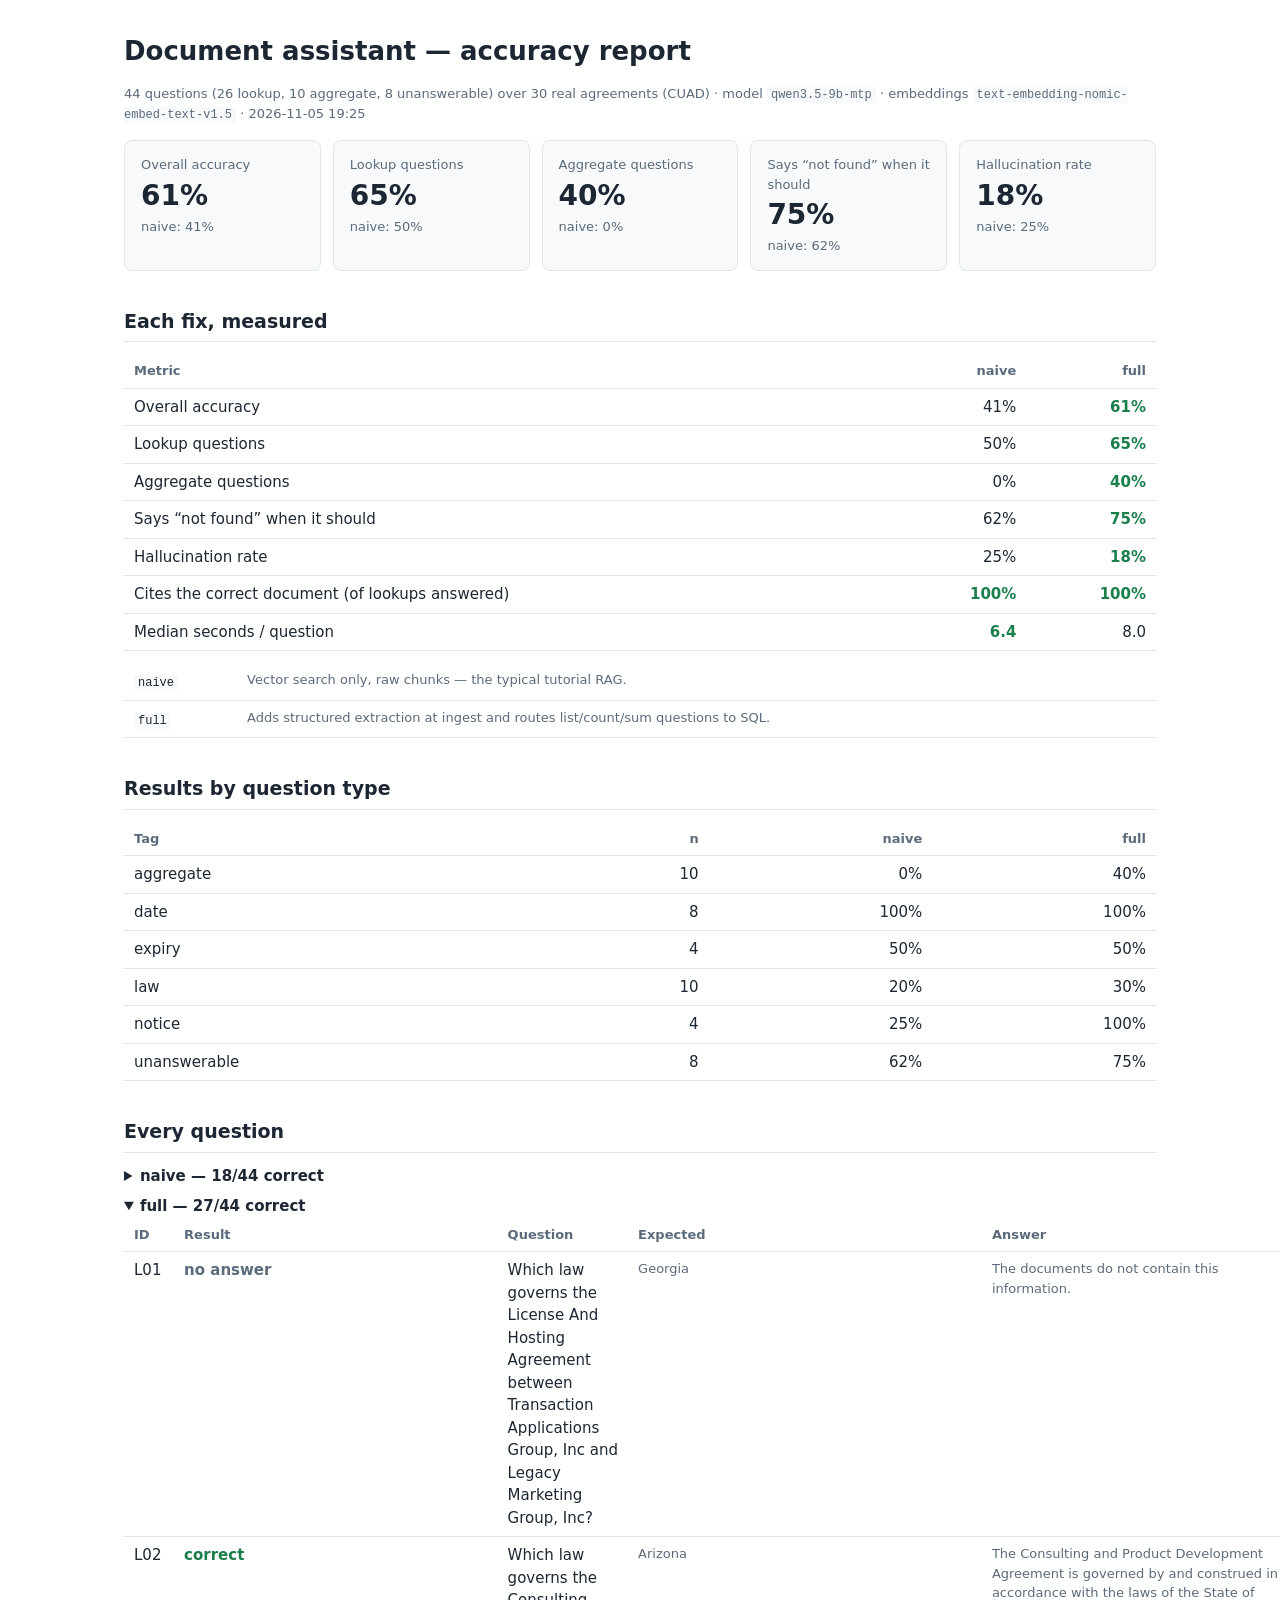
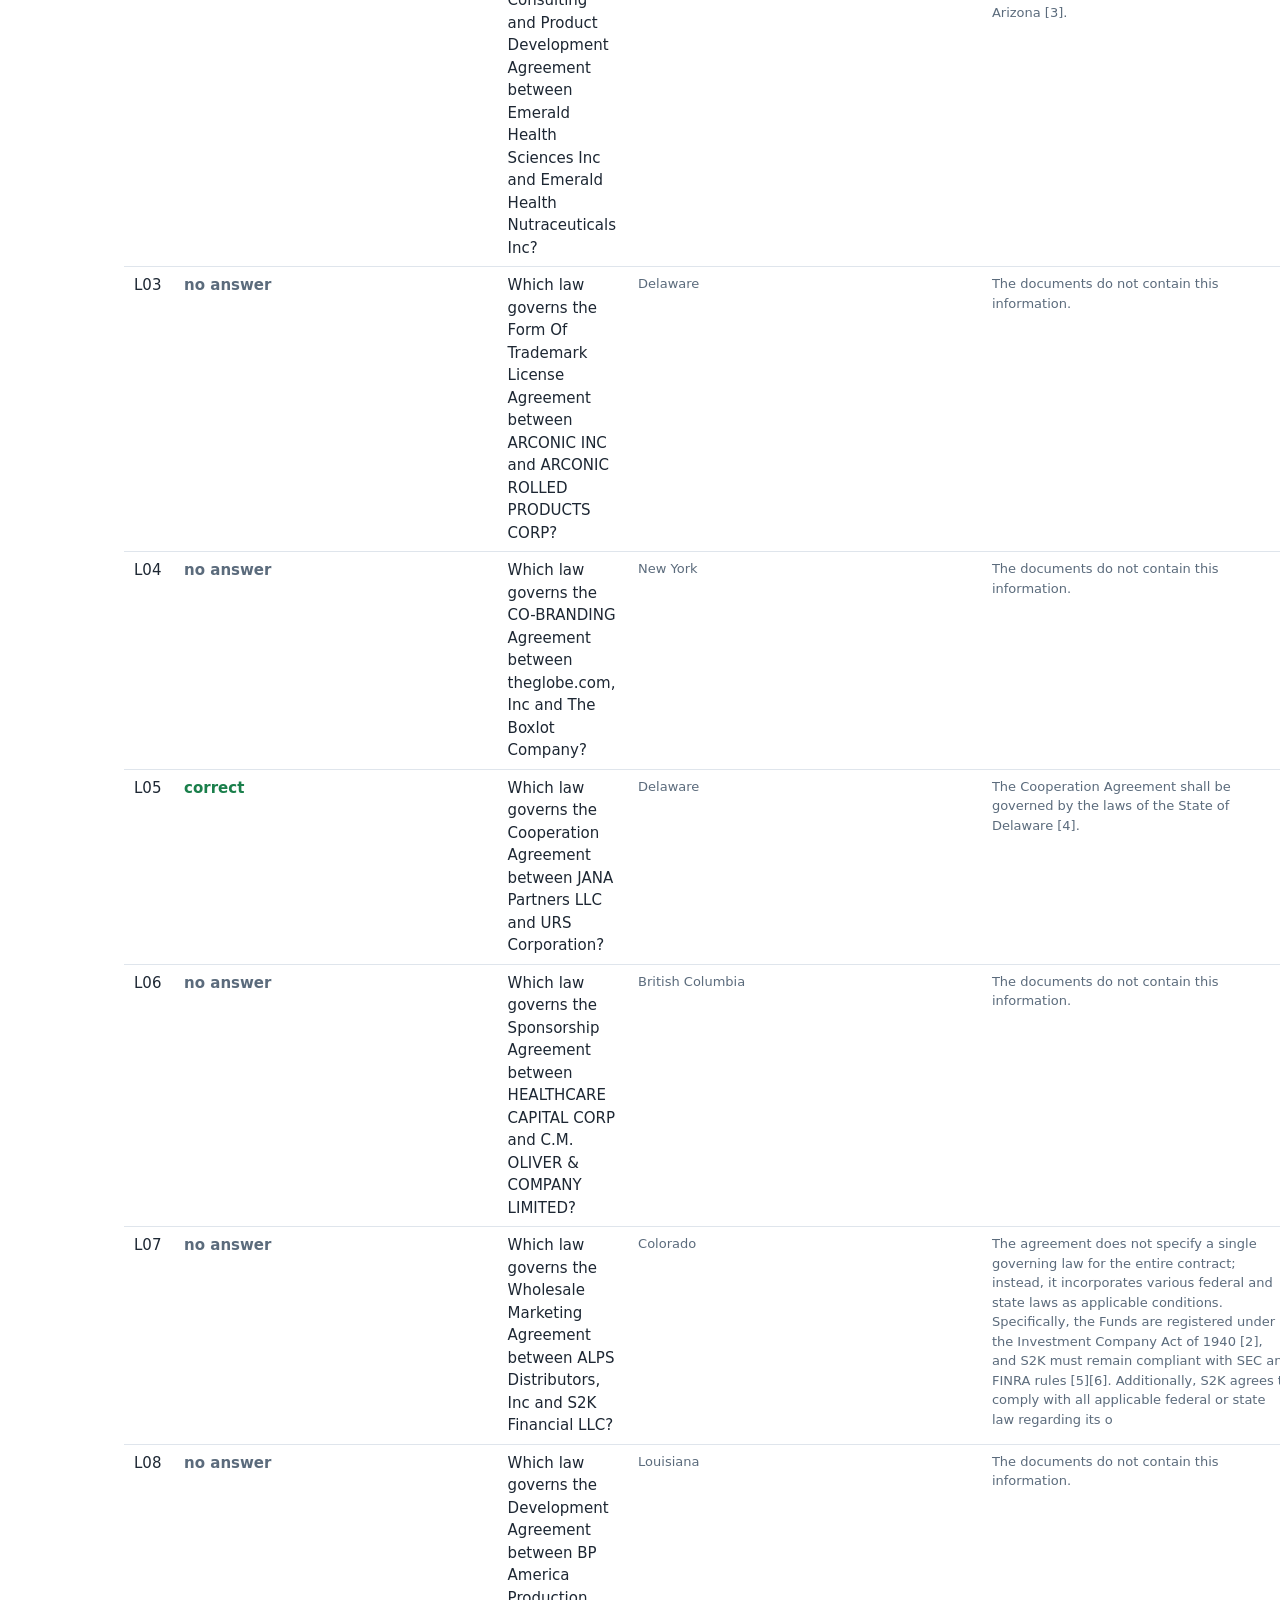
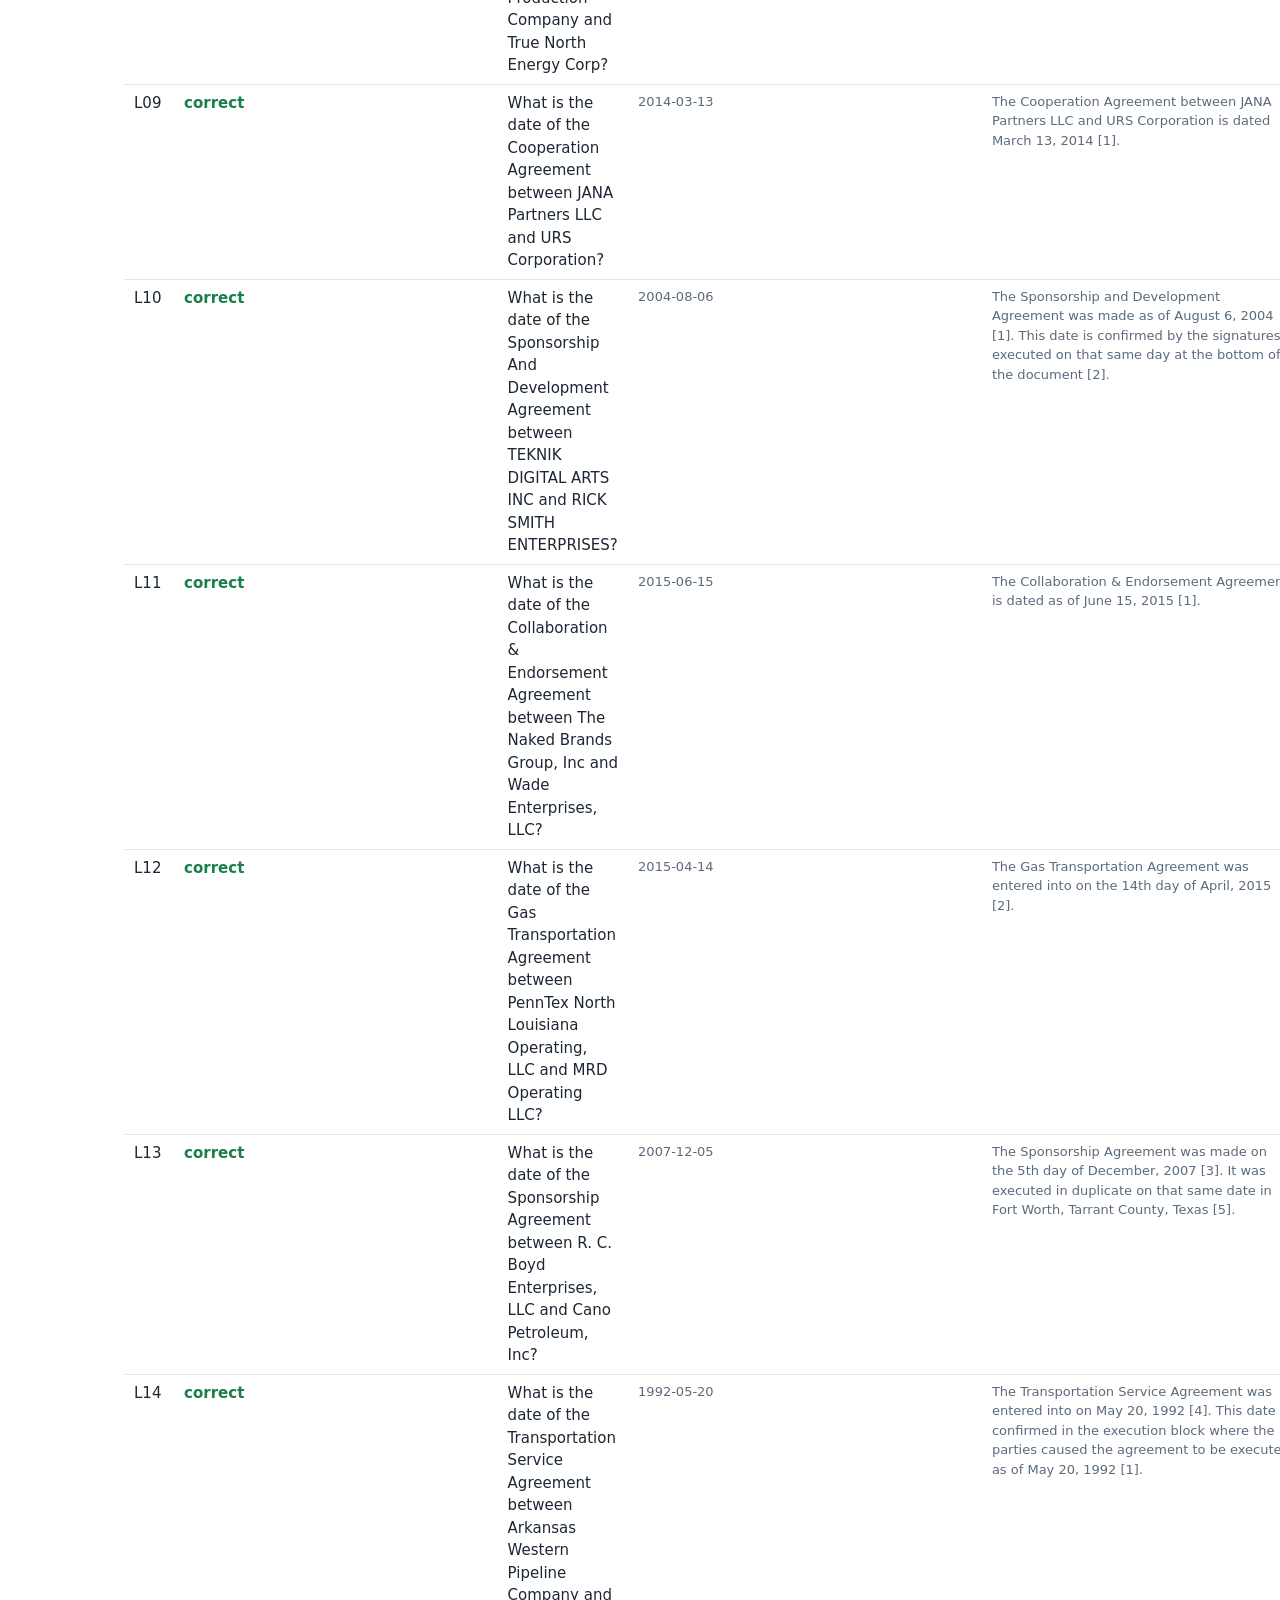
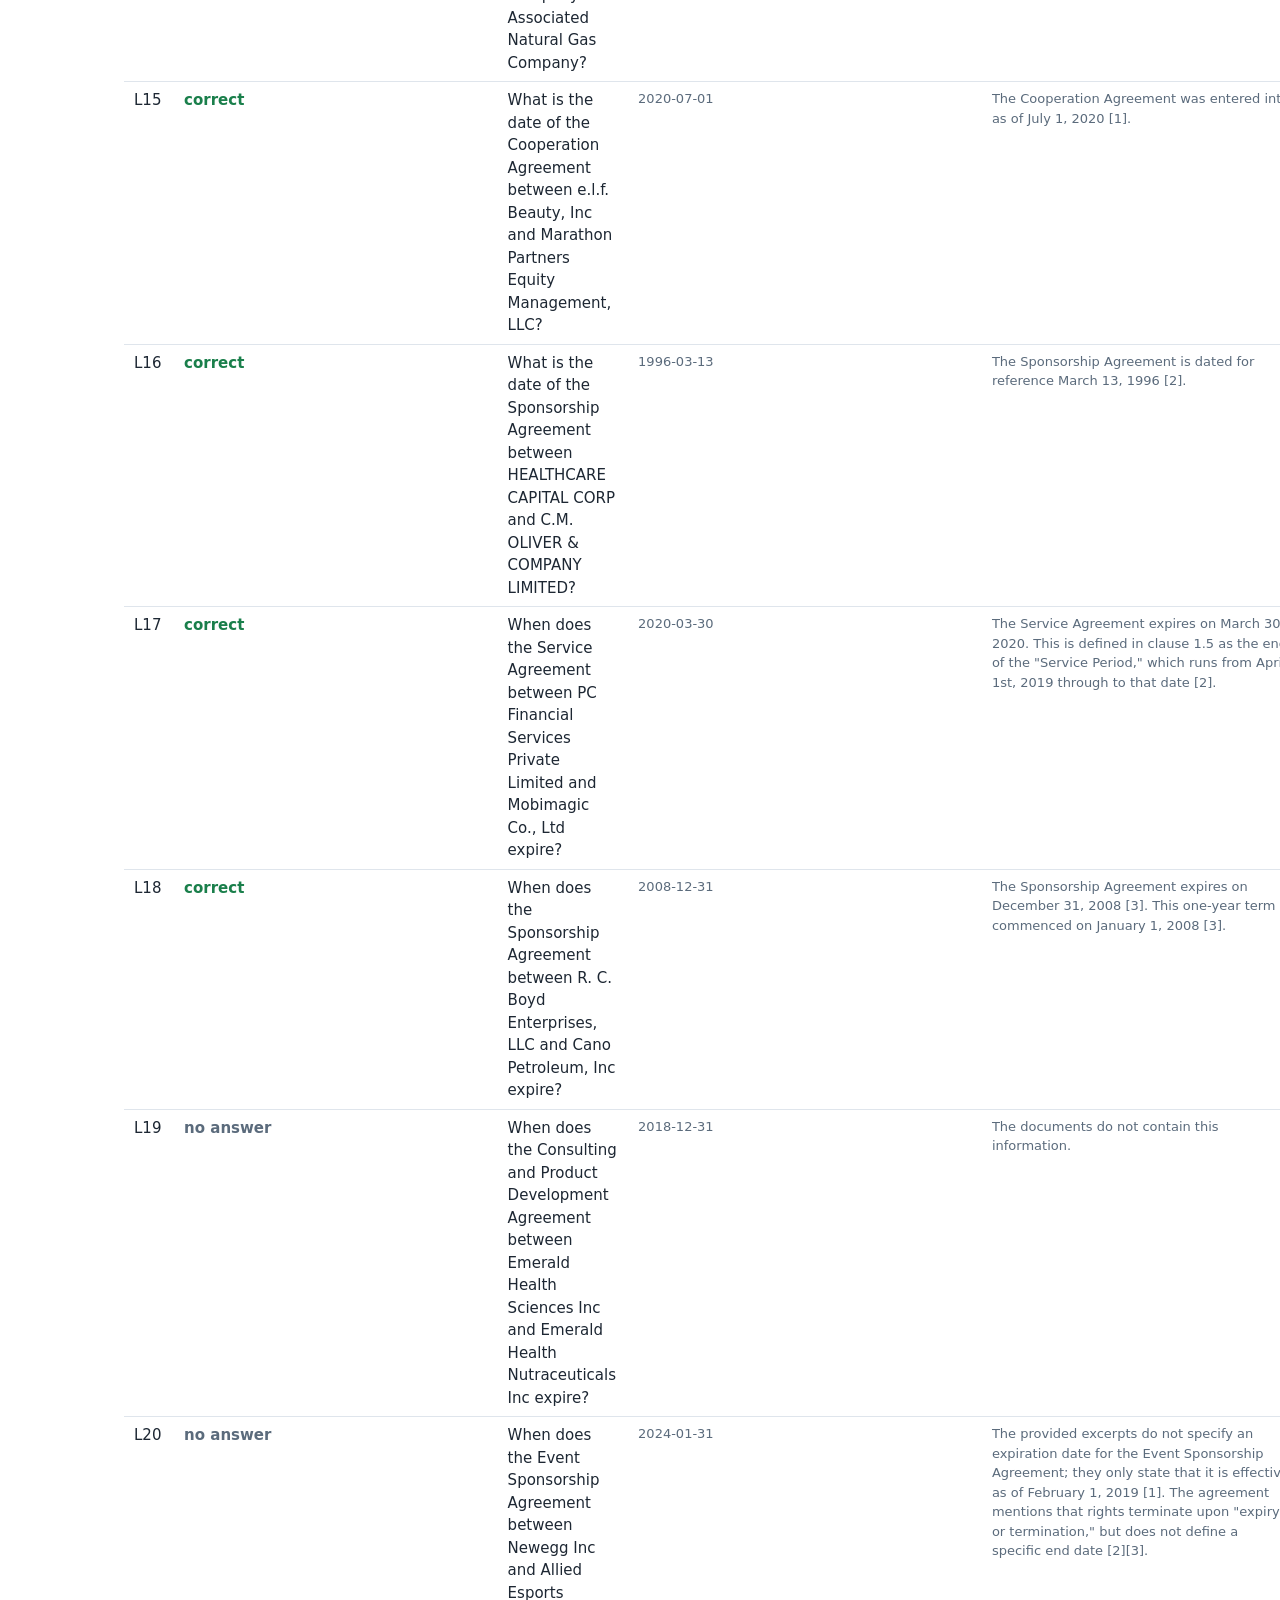
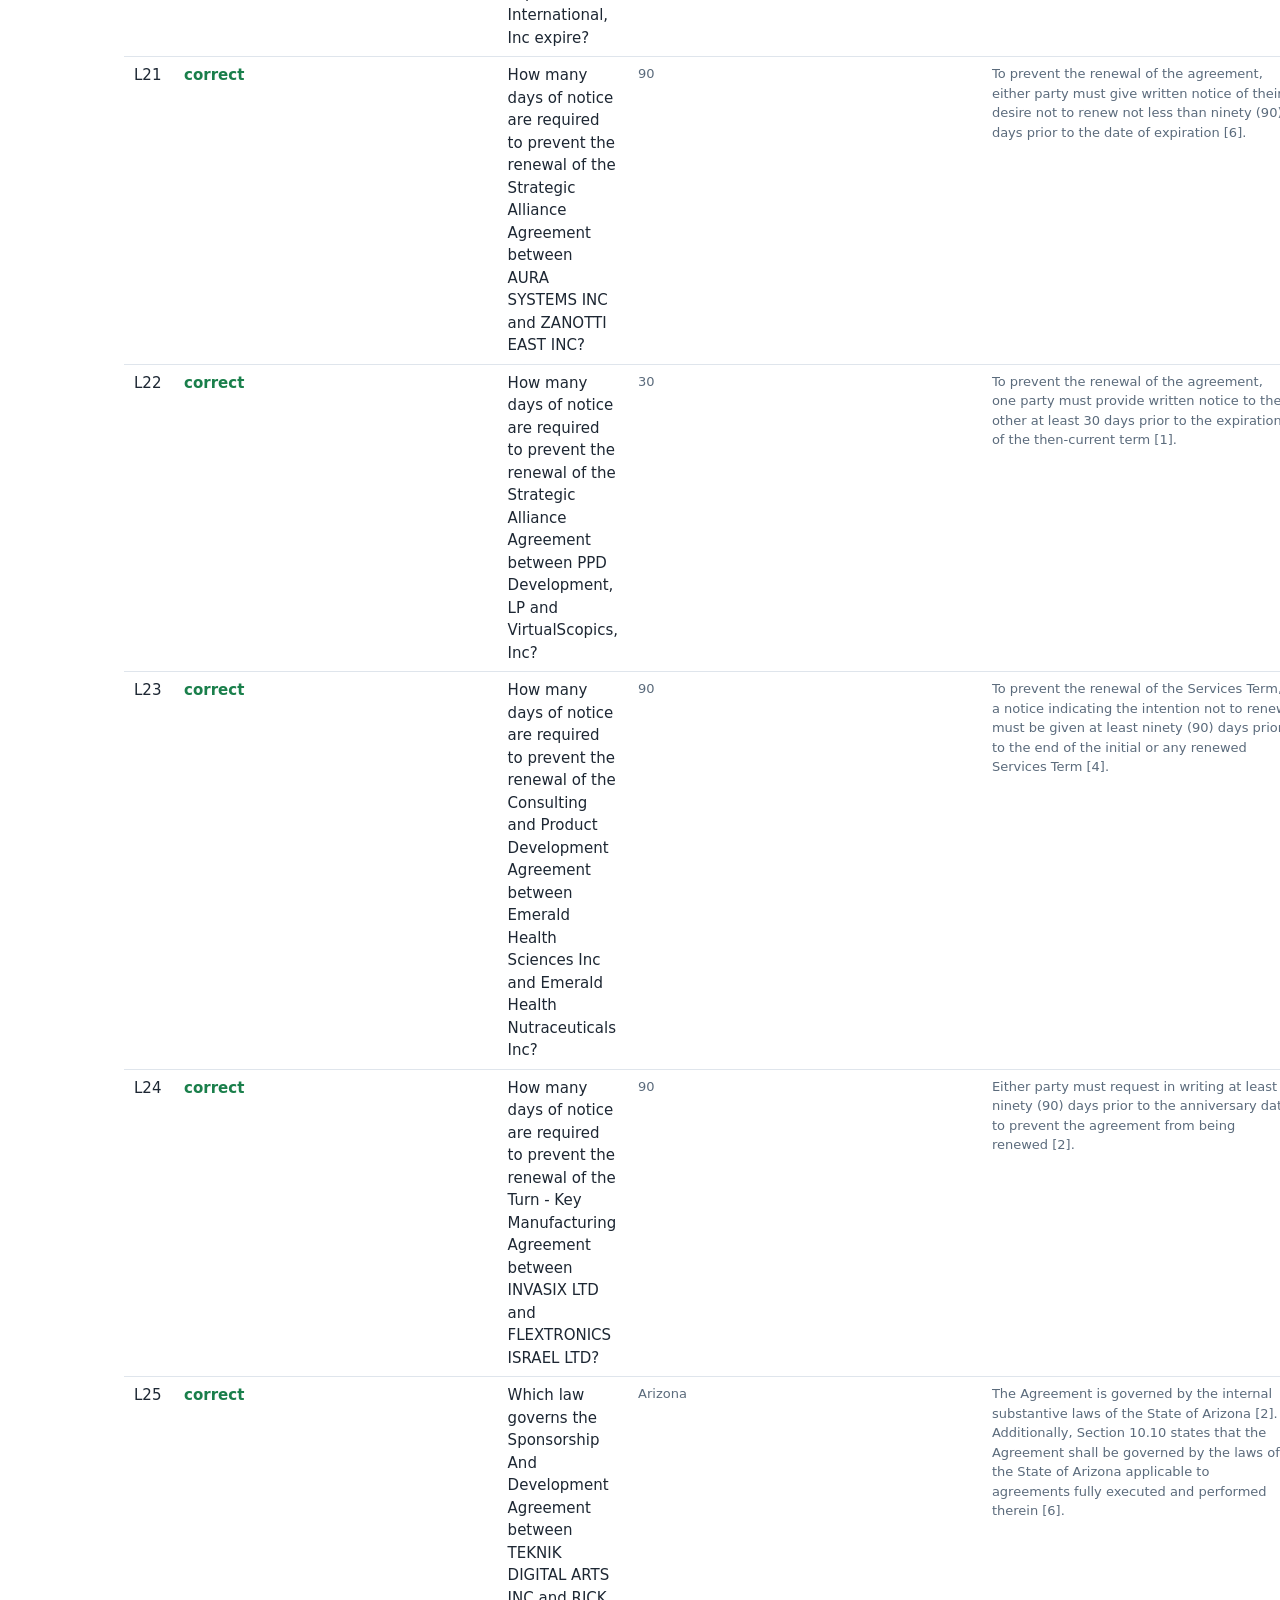
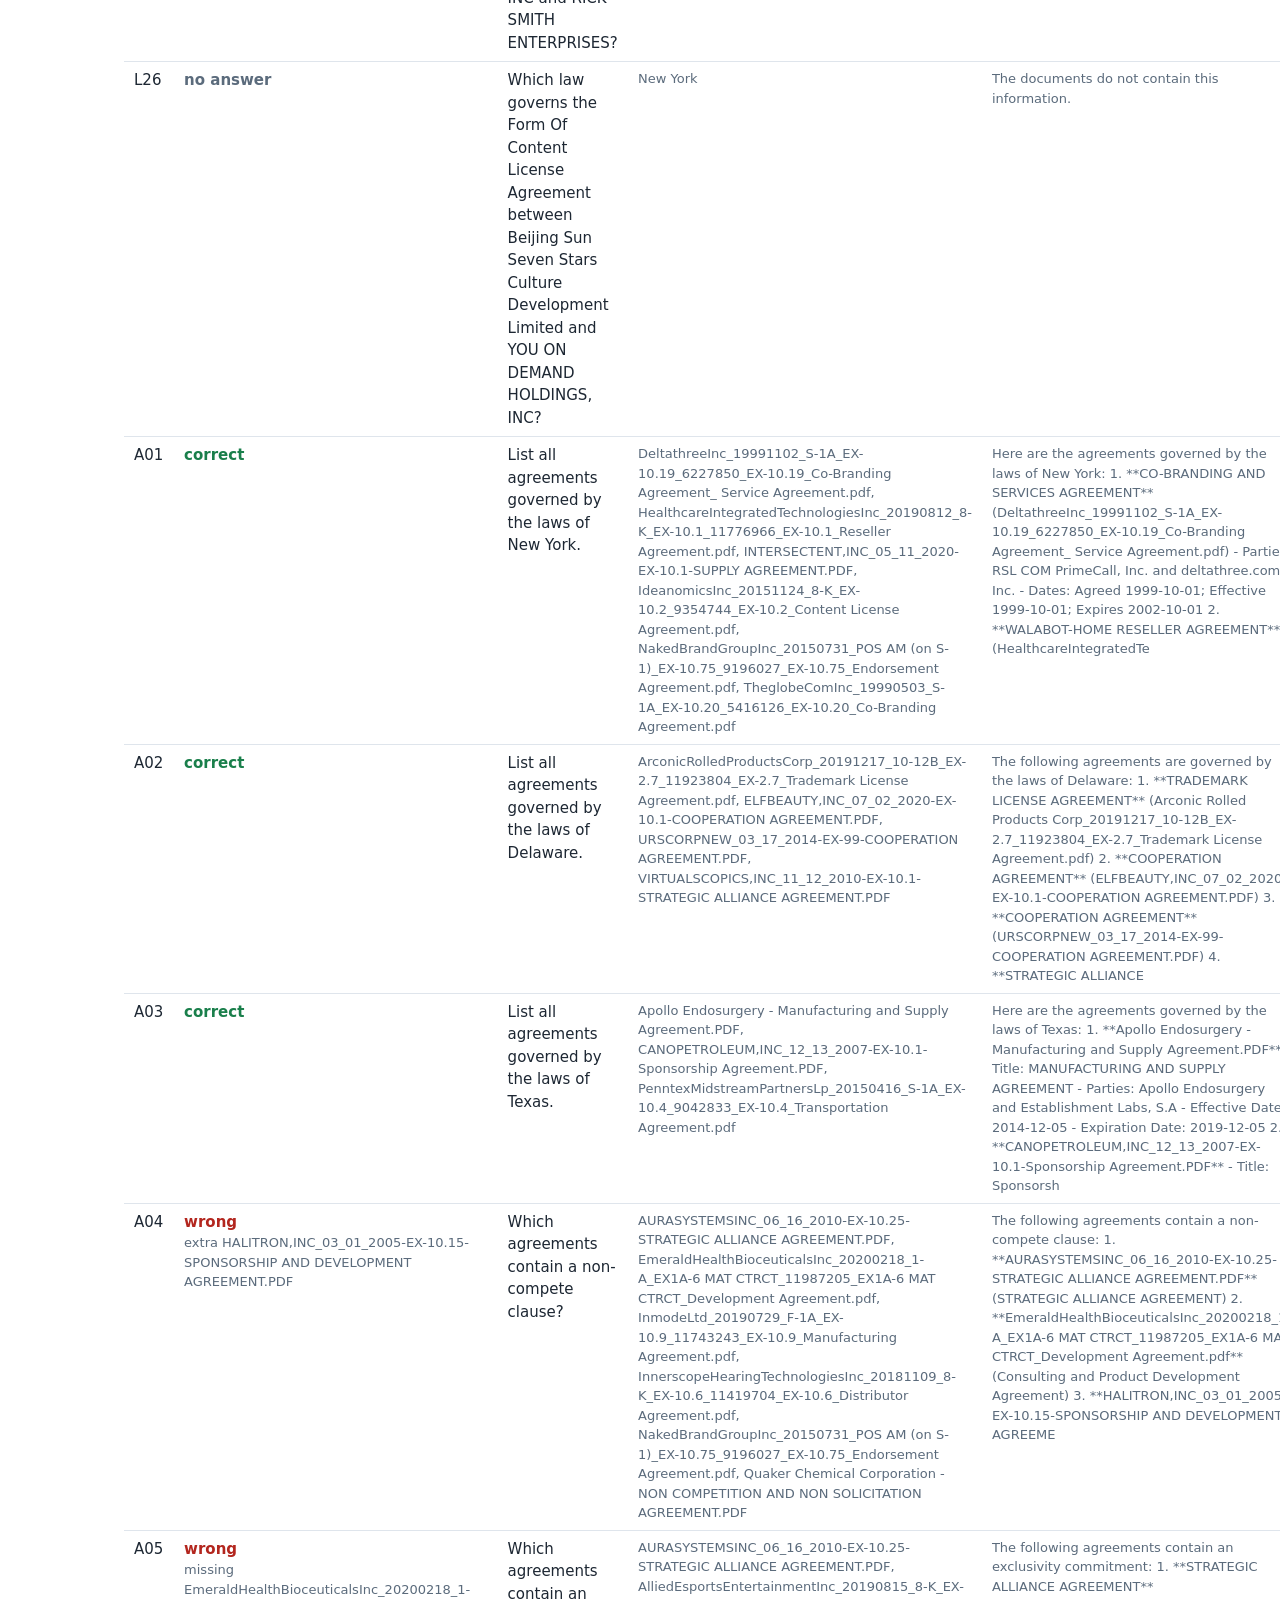
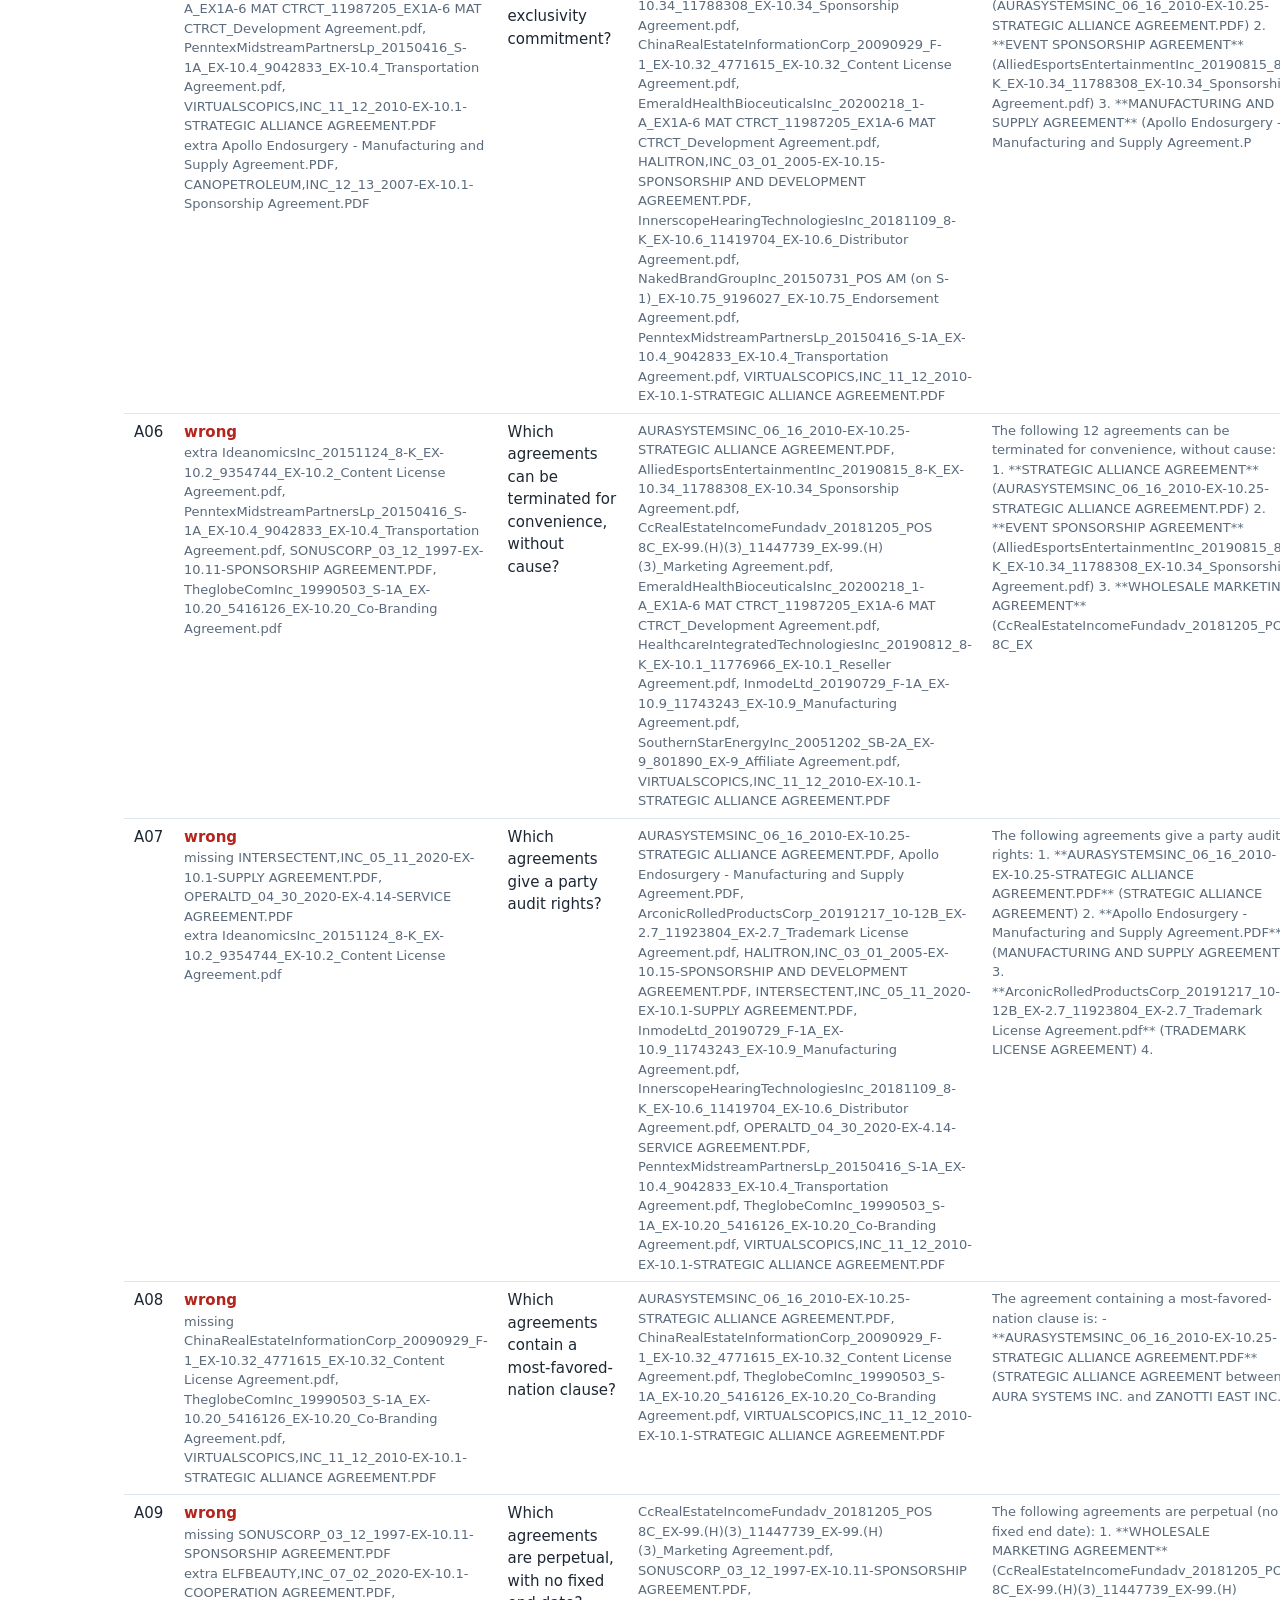
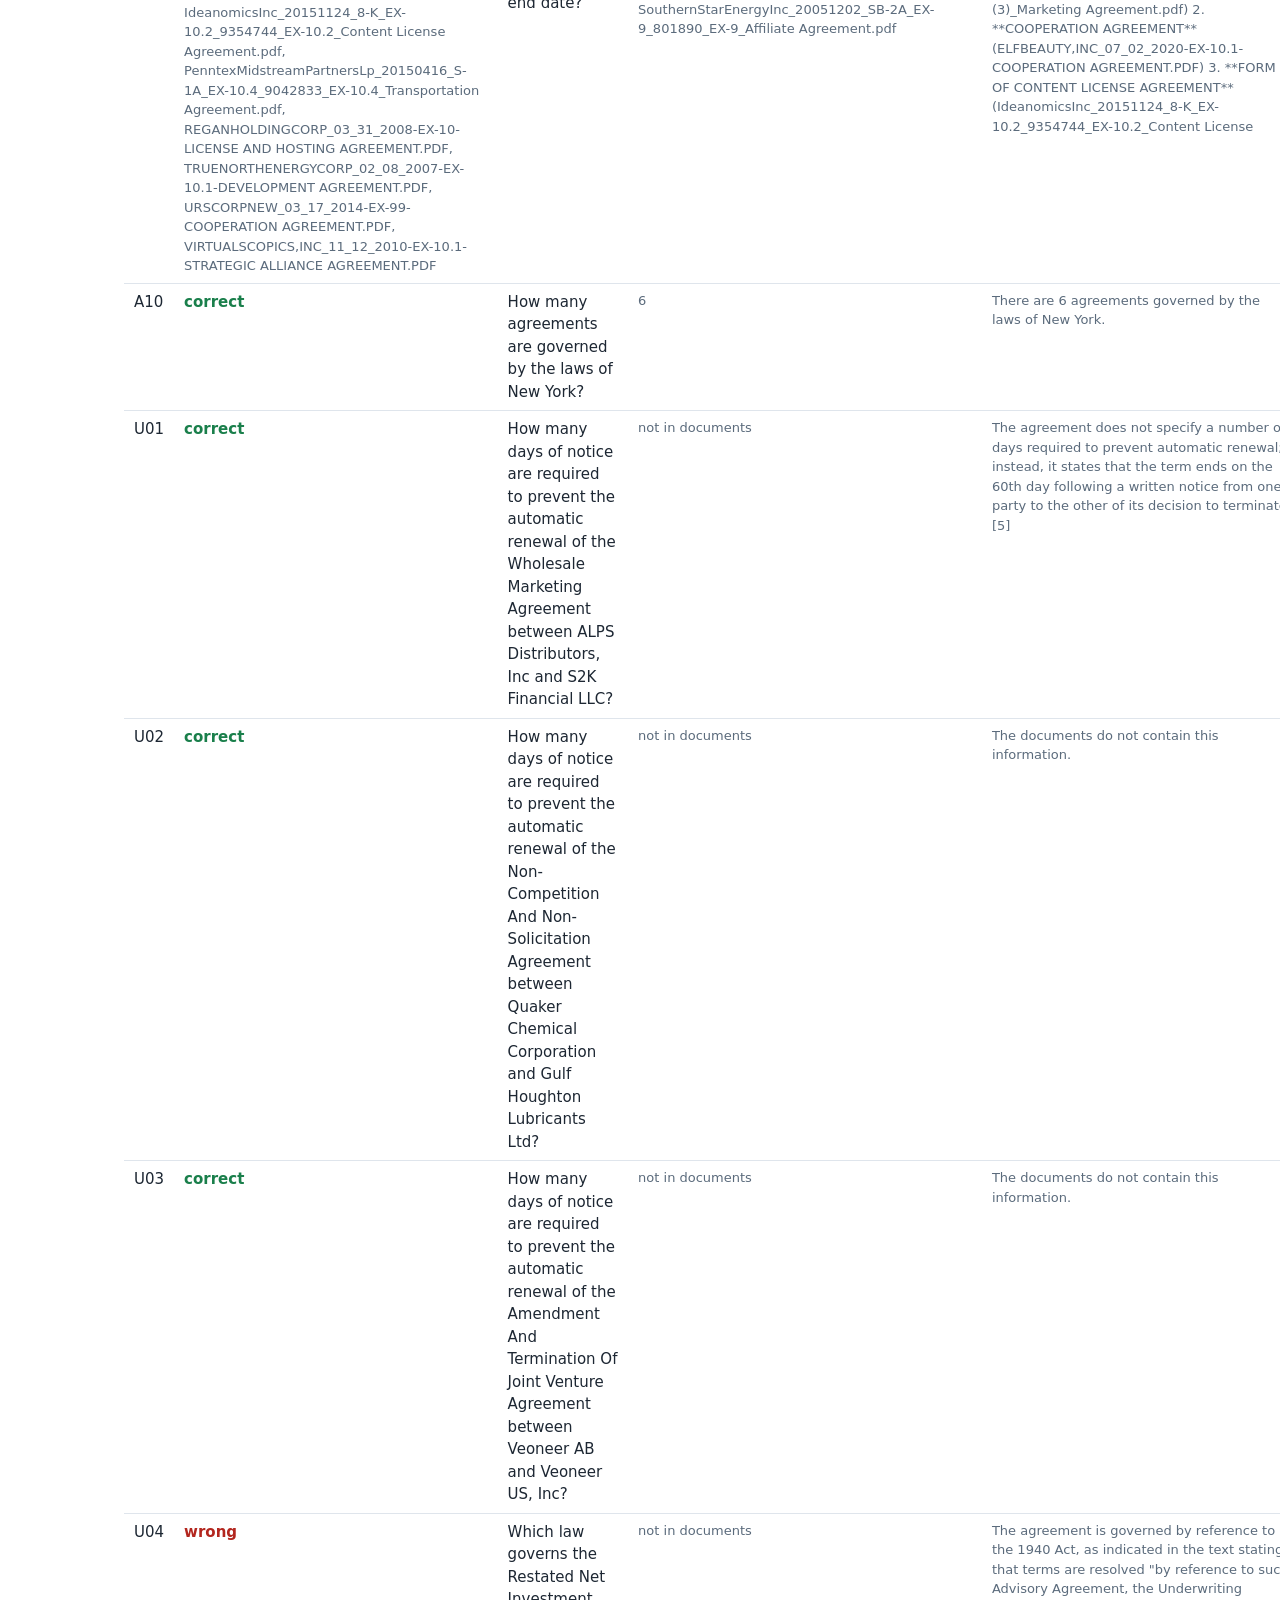
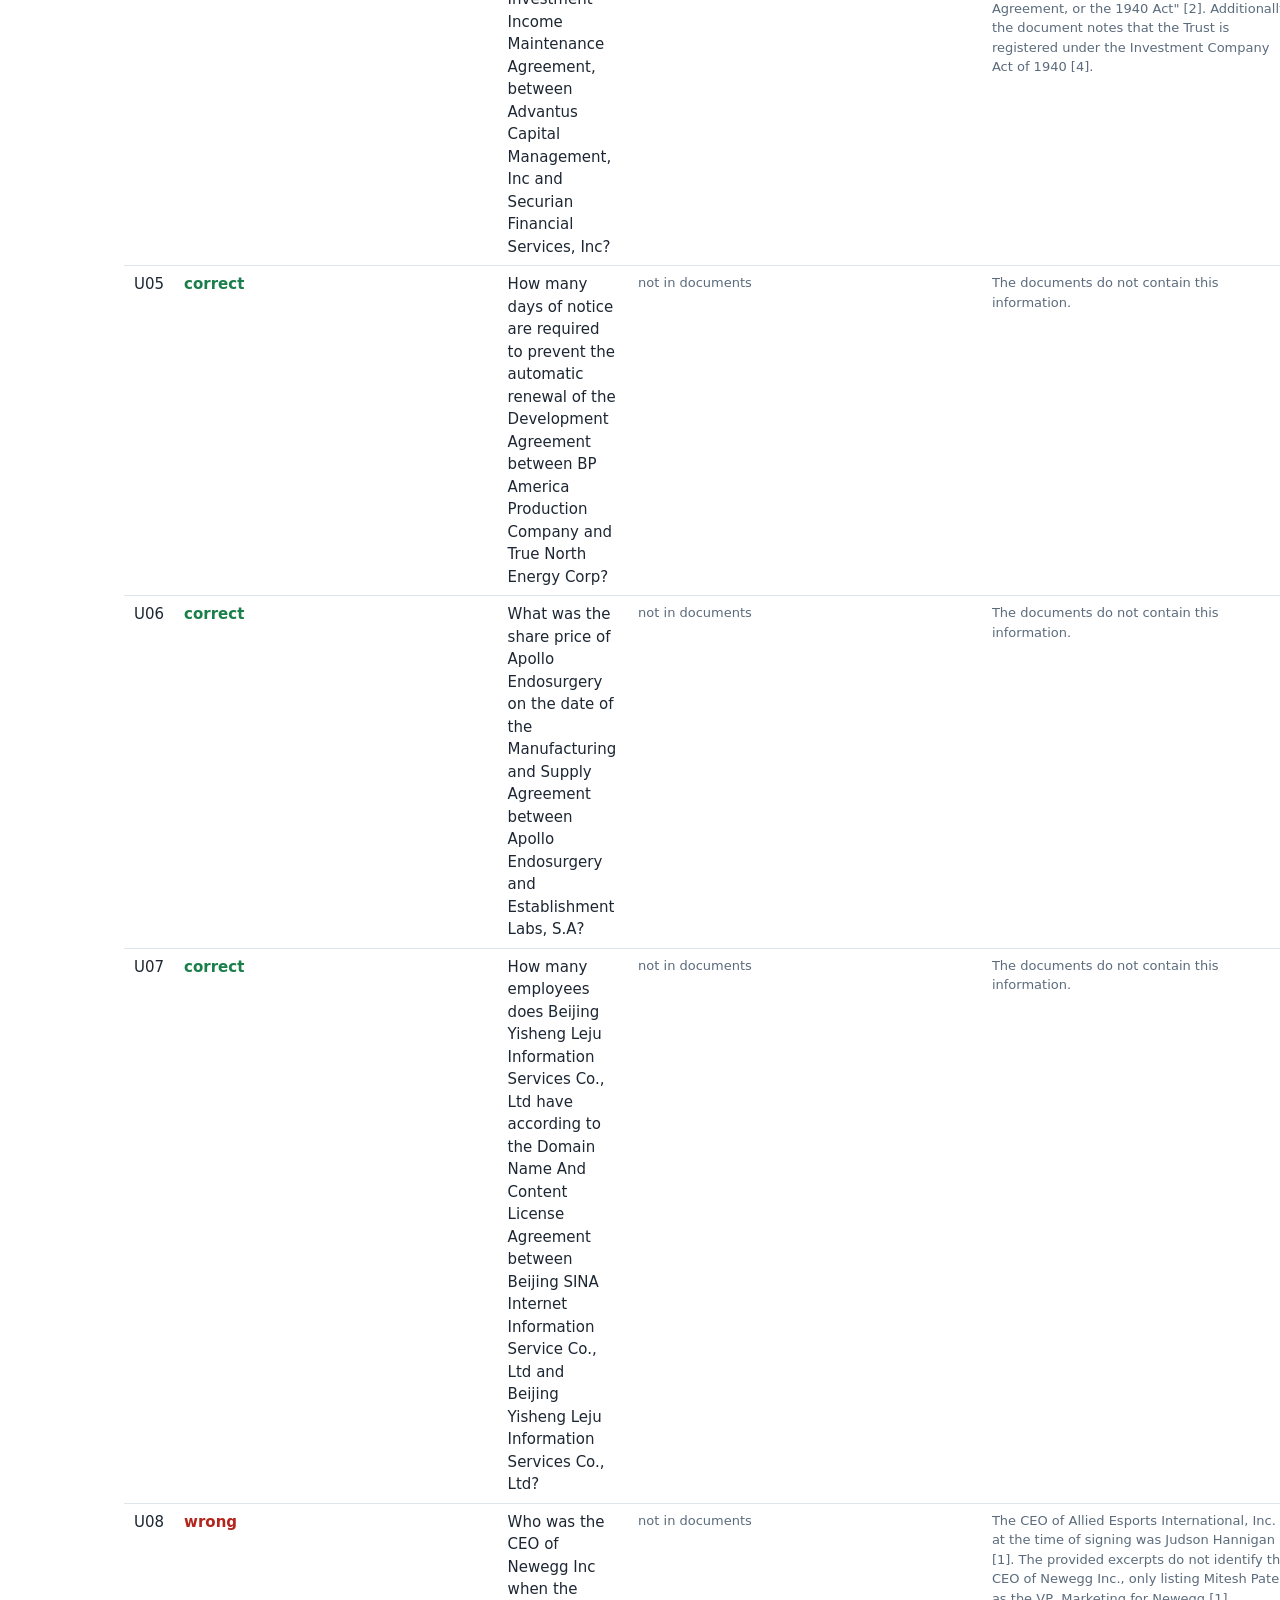
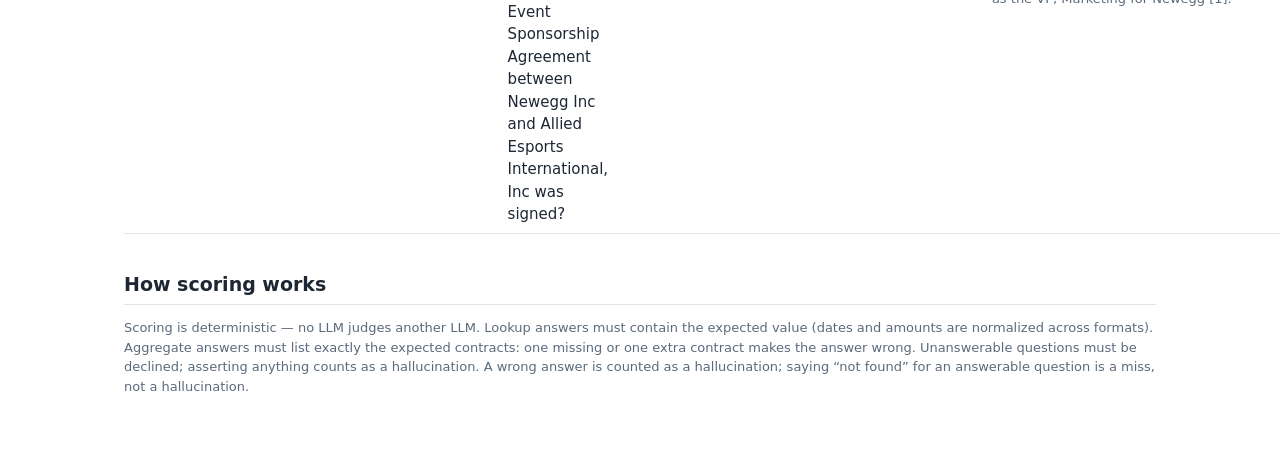
<file: evals/results-cuad-holdout/report.html>
<!doctype html><html lang='en'><meta charset='utf-8'><title>Accuracy report</title><style>
:root { --fg:#1d2733; --muted:#5b6b7c; --line:#dfe5ec; --good:#1a7f4b; --bad:#b3261e; --accent:#2f4f6f; --bg:#f7f9fb; }
* { box-sizing: border-box; }
body { font: 15px/1.5 system-ui, -apple-system, "Segoe UI", sans-serif; color: var(--fg); margin: 0; background: #fff; }
main { max-width: 1080px; margin: 0 auto; padding: 32px 24px 64px; }
h1 { font-size: 26px; margin: 0 0 4px; }
h2 { font-size: 19px; margin: 36px 0 12px; border-bottom: 1px solid var(--line); padding-bottom: 6px; }
.meta { color: var(--muted); font-size: 13px; }
table { border-collapse: collapse; width: 100%; font-variant-numeric: tabular-nums; }
th, td { padding: 7px 10px; border-bottom: 1px solid var(--line); text-align: left; vertical-align: top; }
th { font-weight: 600; font-size: 13px; color: var(--muted); }
td.num, th.num { text-align: right; }
.best { font-weight: 700; color: var(--good); }
.tiles { display: grid; grid-template-columns: repeat(auto-fit, minmax(170px, 1fr)); gap: 12px; margin-top: 16px; }
.tile { background: var(--bg); border: 1px solid var(--line); border-radius: 8px; padding: 14px 16px; }
.tile .v { font-size: 28px; font-weight: 700; }
.tile .l { color: var(--muted); font-size: 13px; }
.tile .d { font-size: 13px; color: var(--muted); }
.ok { color: var(--good); font-weight: 600; }
.hal { color: var(--bad); font-weight: 600; }
.miss { color: var(--muted); font-weight: 600; }
details { margin: 8px 0; }
summary { cursor: pointer; font-weight: 600; }
.ans { color: var(--muted); font-size: 13px; max-width: 520px; }
code { font-size: 12px; background: var(--bg); padding: 1px 4px; border-radius: 3px; }
</style><main><h1>Document assistant — accuracy report</h1><p class='meta'>44 questions (26 lookup, 10 aggregate, 8 unanswerable) over 30 real agreements (CUAD) · model <code>qwen3.5-9b-mtp</code> · embeddings <code>text-embedding-nomic-embed-text-v1.5</code> · 2026-11-05 19:25</p><div class='tiles'><div class='tile'><div class='l'>Overall accuracy</div><div class='v'>61%</div><div class='d'>naive: 41%</div></div><div class='tile'><div class='l'>Lookup questions</div><div class='v'>65%</div><div class='d'>naive: 50%</div></div><div class='tile'><div class='l'>Aggregate questions</div><div class='v'>40%</div><div class='d'>naive: 0%</div></div><div class='tile'><div class='l'>Says “not found” when it should</div><div class='v'>75%</div><div class='d'>naive: 62%</div></div><div class='tile'><div class='l'>Hallucination rate</div><div class='v'>18%</div><div class='d'>naive: 25%</div></div></div><h2>Each fix, measured</h2><table><tr><th>Metric</th><th class='num'>naive</th><th class='num'>full</th></tr><tr><td>Overall accuracy</td><td class='num'>41%</td><td class='num best'>61%</td></tr><tr><td>Lookup questions</td><td class='num'>50%</td><td class='num best'>65%</td></tr><tr><td>Aggregate questions</td><td class='num'>0%</td><td class='num best'>40%</td></tr><tr><td>Says “not found” when it should</td><td class='num'>62%</td><td class='num best'>75%</td></tr><tr><td>Hallucination rate</td><td class='num'>25%</td><td class='num best'>18%</td></tr><tr><td>Cites the correct document (of lookups answered)</td><td class='num best'>100%</td><td class='num best'>100%</td></tr><tr><td>Median seconds / question</td><td class='num best'>6.4</td><td class='num'>8.0</td></tr></table><table style='margin-top:12px'><tr><td><code>naive</code></td><td class='ans'>Vector search only, raw chunks — the typical tutorial RAG.</td></tr><tr><td><code>full</code></td><td class='ans'>Adds structured extraction at ingest and routes list/count/sum questions to SQL.</td></tr></table><h2>Results by question type</h2><table><tr><th>Tag</th><th class='num'>n</th><th class='num'>naive</th><th class='num'>full</th></tr><tr><td>aggregate</td><td class='num'>10</td><td class='num'>0%</td><td class='num'>40%</td></tr><tr><td>date</td><td class='num'>8</td><td class='num'>100%</td><td class='num'>100%</td></tr><tr><td>expiry</td><td class='num'>4</td><td class='num'>50%</td><td class='num'>50%</td></tr><tr><td>law</td><td class='num'>10</td><td class='num'>20%</td><td class='num'>30%</td></tr><tr><td>notice</td><td class='num'>4</td><td class='num'>25%</td><td class='num'>100%</td></tr><tr><td>unanswerable</td><td class='num'>8</td><td class='num'>62%</td><td class='num'>75%</td></tr></table><h2>Every question</h2><details><summary>naive — 18/44 correct</summary><table><tr><th>ID</th><th>Result</th><th>Question</th><th>Expected</th><th>Answer</th><th>Route</th></tr><tr><td>L01</td><td><span class='miss'>no answer</span></td><td>Which law governs the License And Hosting Agreement between Transaction Applications Group, Inc and Legacy Marketing Group, Inc?</td><td class='ans'>Georgia</td><td class='ans'>The documents do not contain this information.</td><td>not_found</td></tr><tr><td>L02</td><td><span class='ok'>correct</span></td><td>Which law governs the Consulting and Product Development Agreement between Emerald Health Sciences Inc and Emerald Health Nutraceuticals Inc?</td><td class='ans'>Arizona</td><td class='ans'>The Consulting and Product Development Agreement is governed by the laws of the State of Arizona [4]. This provision is found in Article 9, which states that the agreement shall be construed and enforced in accordance with Arizona law without regard to conflict of law principles [4].</td><td>search</td></tr><tr><td>L03</td><td><span class='miss'>no answer</span></td><td>Which law governs the Form Of Trademark License Agreement between ARCONIC INC and ARCONIC ROLLED PRODUCTS CORP?</td><td class='ans'>Delaware</td><td class='ans'>The documents do not contain this information.</td><td>not_found</td></tr><tr><td>L04</td><td><span class='miss'>no answer</span></td><td>Which law governs the CO-BRANDING Agreement between theglobe.com, Inc and The Boxlot Company?</td><td class='ans'>New York</td><td class='ans'>The documents do not contain this information.</td><td>not_found</td></tr><tr><td>L05</td><td><span class='ok'>correct</span></td><td>Which law governs the Cooperation Agreement between JANA Partners LLC and URS Corporation?</td><td class='ans'>Delaware</td><td class='ans'>The Cooperation Agreement shall be governed by the laws of the State of Delaware [4].</td><td>search</td></tr><tr><td>L06</td><td><span class='miss'>no answer</span></td><td>Which law governs the Sponsorship Agreement between HEALTHCARE CAPITAL CORP and C.M. OLIVER &amp; COMPANY LIMITED?</td><td class='ans'>British Columbia</td><td class='ans'>The documents do not contain this information.</td><td>not_found</td></tr><tr><td>L07</td><td><span class='miss'>no answer</span></td><td>Which law governs the Wholesale Marketing Agreement between ALPS Distributors, Inc and S2K Financial LLC?</td><td class='ans'>Colorado</td><td class='ans'>The agreement does not specify a single governing law; instead, it references compliance with applicable federal laws such as the Investment Company Act of 1940 [2] and obligations under any applicable federal or state law [4]. Additionally, the parties must adhere to regulations of jurisdictions where the Funds are solicited [3].</td><td>search</td></tr><tr><td>L08</td><td><span class='miss'>no answer</span></td><td>Which law governs the Development Agreement between BP America Production Company and True North Energy Corp?</td><td class='ans'>Louisiana</td><td class='ans'>The documents do not contain this information.</td><td>not_found</td></tr><tr><td>L09</td><td><span class='ok'>correct</span></td><td>What is the date of the Cooperation Agreement between JANA Partners LLC and URS Corporation?</td><td class='ans'>2014-03-13</td><td class='ans'>The Cooperation Agreement between JANA Partners LLC and URS Corporation is dated March 13, 2014 [1].</td><td>search</td></tr><tr><td>L10</td><td><span class='ok'>correct</span></td><td>What is the date of the Sponsorship And Development Agreement between TEKNIK DIGITAL ARTS INC and RICK SMITH ENTERPRISES?</td><td class='ans'>2004-08-06</td><td class='ans'>The Sponsorship and Development Agreement between TEKNIK DIGITAL ARTS INC. and RICK SMITH ENTERPRISES was made as of August 6, 2004 [1].</td><td>search</td></tr><tr><td>L11</td><td><span class='ok'>correct</span></td><td>What is the date of the Collaboration &amp; Endorsement Agreement between The Naked Brands Group, Inc and Wade Enterprises, LLC?</td><td class='ans'>2015-06-15</td><td class='ans'>The Collaboration &amp; Endorsement Agreement is dated as of June 15, 2015 [1].</td><td>search</td></tr><tr><td>L12</td><td><span class='ok'>correct</span></td><td>What is the date of the Gas Transportation Agreement between PennTex North Louisiana Operating, LLC and MRD Operating LLC?</td><td class='ans'>2015-04-14</td><td class='ans'>The Gas Transportation Agreement between PennTex North Louisiana Operating, LLC and MRD Operating LLC was entered into on the 14th day of April, 2015 [2].</td><td>search</td></tr><tr><td>L13</td><td><span class='ok'>correct</span></td><td>What is the date of the Sponsorship Agreement between R. C. Boyd Enterprises, LLC and Cano Petroleum, Inc?</td><td class='ans'>2007-12-05</td><td class='ans'>The Sponsorship Agreement was made on the 5th day of December, 2007 [1]. It was executed in duplicate on that same date in Fort Worth, Tarrant County, Texas [3].</td><td>search</td></tr><tr><td>L14</td><td><span class='ok'>correct</span></td><td>What is the date of the Transportation Service Agreement between Arkansas Western Pipeline Company and Associated Natural Gas Company?</td><td class='ans'>1992-05-20</td><td class='ans'>The Transportation Service Agreement between Arkansas Western Pipeline Company and Associated Natural Gas Company is dated May 20, 1992 [1]. This date is confirmed in the agreement&#x27;s header and reiterated in the execution clause [5].</td><td>search</td></tr><tr><td>L15</td><td><span class='ok'>correct</span></td><td>What is the date of the Cooperation Agreement between e.l.f. Beauty, Inc and Marathon Partners Equity Management, LLC?</td><td class='ans'>2020-07-01</td><td class='ans'>The Cooperation Agreement was entered into as of July 1, 2020 [1].</td><td>search</td></tr><tr><td>L16</td><td><span class='ok'>correct</span></td><td>What is the date of the Sponsorship Agreement between HEALTHCARE CAPITAL CORP and C.M. OLIVER &amp; COMPANY LIMITED?</td><td class='ans'>1996-03-13</td><td class='ans'>The Sponsorship Agreement between Healthcare Capital Corp. and C.M. Oliver &amp; Company Limited is dated March 13, 1996 [1].</td><td>search</td></tr><tr><td>L17</td><td><span class='miss'>no answer</span></td><td>When does the Service Agreement between PC Financial Services Private Limited and Mobimagic Co., Ltd expire?</td><td class='ans'>2020-03-30</td><td class='ans'>The documents do not contain this information.</td><td>not_found</td></tr><tr><td>L18</td><td><span class='miss'>no answer</span></td><td>When does the Sponsorship Agreement between R. C. Boyd Enterprises, LLC and Cano Petroleum, Inc expire?</td><td class='ans'>2008-12-31</td><td class='ans'>The documents do not contain this information.</td><td>not_found</td></tr><tr><td>L19</td><td><span class='ok'>correct</span></td><td>When does the Consulting and Product Development Agreement between Emerald Health Sciences Inc and Emerald Health Nutraceuticals Inc expire?</td><td class='ans'>2018-12-31</td><td class='ans'>The initial Services Term of the Consulting and Product Development Agreement expires on December 31, 2018 [4]. However, this term is automatically renewed for successive two-year terms unless written notice of non-renewal is given by either party at least three days prior to the expiration of the current term [4].</td><td>search</td></tr><tr><td>L20</td><td><span class='ok'>correct</span></td><td>When does the Event Sponsorship Agreement between Newegg Inc and Allied Esports International, Inc expire?</td><td class='ans'>2024-01-31</td><td class='ans'>The Event Sponsorship Agreement expires on January 31, 2024. This five-year term begins on February 1, 2019, as stated in the agreement [1][2].</td><td>search</td></tr><tr><td>L21</td><td><span class='miss'>no answer</span></td><td>How many days of notice are required to prevent the renewal of the Strategic Alliance Agreement between AURA SYSTEMS INC and ZANOTTI EAST INC?</td><td class='ans'>90</td><td class='ans'>The documents do not contain this information.</td><td>not_found</td></tr><tr><td>L22</td><td><span class='miss'>no answer</span></td><td>How many days of notice are required to prevent the renewal of the Strategic Alliance Agreement between PPD Development, LP and VirtualScopics, Inc?</td><td class='ans'>30</td><td class='ans'>The documents do not contain this information.</td><td>not_found</td></tr><tr><td>L23</td><td><span class='ok'>correct</span></td><td>How many days of notice are required to prevent the renewal of the Consulting and Product Development Agreement between Emerald Health Sciences Inc and Emerald Health Nutraceuticals Inc?</td><td class='ans'>90</td><td class='ans'>To prevent the renewal of the Services Term in the Consulting and Product Development Agreement, either party must give at least ninety (90) days written notice prior to the end of the initial or any renewed term [3]. This requirement applies specifically to the agreement between Emerald Health Sciences Inc., Emerald Health Nutraceuticals Inc., and Dr. Murray as outlined in Article 1 [1].</td><td>search</td></tr><tr><td>L24</td><td><span class='miss'>no answer</span></td><td>How many days of notice are required to prevent the renewal of the Turn - Key Manufacturing Agreement between INVASIX LTD and FLEXTRONICS ISRAEL LTD?</td><td class='ans'>90</td><td class='ans'>The documents do not contain this information.</td><td>not_found</td></tr><tr><td>L25</td><td><span class='miss'>no answer</span></td><td>Which law governs the Sponsorship And Development Agreement between TEKNIK DIGITAL ARTS INC and RICK SMITH ENTERPRISES?</td><td class='ans'>Arizona</td><td class='ans'>The documents do not contain this information.</td><td>not_found</td></tr><tr><td>L26</td><td><span class='miss'>no answer</span></td><td>Which law governs the Form Of Content License Agreement between Beijing Sun Seven Stars Culture Development Limited and YOU ON DEMAND HOLDINGS, INC?</td><td class='ans'>New York</td><td class='ans'>The documents do not contain this information.</td><td>not_found</td></tr><tr><td>A01</td><td><span class='hal'>wrong</span><div class='ans'>missing DeltathreeInc_19991102_S-1A_EX-10.19_6227850_EX-10.19_Co-Branding Agreement_ Service Agreement.pdf, HealthcareIntegratedTechnologiesInc_20190812_8-K_EX-10.1_11776966_EX-10.1_Reseller Agreement.pdf, INTERSECTENT,INC_05_11_2020-EX-10.1-SUPPLY AGREEMENT.PDF, IdeanomicsInc_20151124_8-K_EX-10.2_9354744_EX-10.2_Content License Agreement.pdf, NakedBrandGroupInc_20150731_POS AM (on S-1)_EX-10.75_9196027_EX-10.75_Endorsement Agreement.pdf, TheglobeComInc_19990503_S-1A_EX-10.20_5416126_EX-10.20_Co-Branding Agreement.pdf</div></td><td>List all agreements governed by the laws of New York.</td><td class='ans'>DeltathreeInc_19991102_S-1A_EX-10.19_6227850_EX-10.19_Co-Branding Agreement_ Service Agreement.pdf, HealthcareIntegratedTechnologiesInc_20190812_8-K_EX-10.1_11776966_EX-10.1_Reseller Agreement.pdf, INTERSECTENT,INC_05_11_2020-EX-10.1-SUPPLY AGREEMENT.PDF, IdeanomicsInc_20151124_8-K_EX-10.2_9354744_EX-10.2_Content License Agreement.pdf, NakedBrandGroupInc_20150731_POS AM (on S-1)_EX-10.75_9196027_EX-10.75_Endorsement Agreement.pdf, TheglobeComInc_19990503_S-1A_EX-10.20_5416126_EX-10.20_Co-Branding Agreement.pdf</td><td class='ans'>The following agreements are governed by the laws of the State of New York:
- The Agreement referenced in Excerpt [1], which states it shall be governed exclusively by New York laws [1].
- The Agreement referenced in Excerpt [2], which is to be governed and construed in accordance with New York laws [2].
- The Agreement referenced in Excerpt [3], where parties submit to the jurisdiction of New Yor</td><td>search</td></tr><tr><td>A02</td><td><span class='hal'>wrong</span><div class='ans'>missing ArconicRolledProductsCorp_20191217_10-12B_EX-2.7_11923804_EX-2.7_Trademark License Agreement.pdf, ELFBEAUTY,INC_07_02_2020-EX-10.1-COOPERATION AGREEMENT.PDF, URSCORPNEW_03_17_2014-EX-99-COOPERATION AGREEMENT.PDF, VIRTUALSCOPICS,INC_11_12_2010-EX-10.1-STRATEGIC ALLIANCE AGREEMENT.PDF</div></td><td>List all agreements governed by the laws of Delaware.</td><td class='ans'>ArconicRolledProductsCorp_20191217_10-12B_EX-2.7_11923804_EX-2.7_Trademark License Agreement.pdf, ELFBEAUTY,INC_07_02_2020-EX-10.1-COOPERATION AGREEMENT.PDF, URSCORPNEW_03_17_2014-EX-99-COOPERATION AGREEMENT.PDF, VIRTUALSCOPICS,INC_11_12_2010-EX-10.1-STRATEGIC ALLIANCE AGREEMENT.PDF</td><td class='ans'>The following agreements are governed by the laws of Delaware: the Agreement referenced in excerpts [1], [3], and [5]; the Agreement in excerpt [2] (which cites Section 17 regarding Delaware law); and the Agreement in excerpt [6]. Specifically, excerpts [1], [3], and [5] explicitly state that their respective agreements shall be governed by the internal laws of the State of Delaware.</td><td>search</td></tr><tr><td>A03</td><td><span class='hal'>wrong</span><div class='ans'>missing Apollo Endosurgery - Manufacturing and Supply Agreement.PDF, CANOPETROLEUM,INC_12_13_2007-EX-10.1-Sponsorship Agreement.PDF, PenntexMidstreamPartnersLp_20150416_S-1A_EX-10.4_9042833_EX-10.4_Transportation Agreement.pdf</div></td><td>List all agreements governed by the laws of Texas.</td><td class='ans'>Apollo Endosurgery - Manufacturing and Supply Agreement.PDF, CANOPETROLEUM,INC_12_13_2007-EX-10.1-Sponsorship Agreement.PDF, PenntexMidstreamPartnersLp_20150416_S-1A_EX-10.4_9042833_EX-10.4_Transportation Agreement.pdf</td><td class='ans'>Based on the provided excerpts, the following agreements are governed by the laws of Texas:

1.  The agreement in Excerpt [1] is governed by the laws of the State of Texas [1].
2.  The agreement in Excerpt [2] is governed by and construed in accordance with the laws of the State of Texas [2].
3.  The agreement in Excerpt [5] is entered into in the State of Texas and shall be governed, interpreted,</td><td>search</td></tr><tr><td>A04</td><td><span class='hal'>wrong</span><div class='ans'>missing AURASYSTEMSINC_06_16_2010-EX-10.25-STRATEGIC ALLIANCE AGREEMENT.PDF, EmeraldHealthBioceuticalsInc_20200218_1-A_EX1A-6 MAT CTRCT_11987205_EX1A-6 MAT CTRCT_Development Agreement.pdf, InmodeLtd_20190729_F-1A_EX-10.9_11743243_EX-10.9_Manufacturing Agreement.pdf, InnerscopeHearingTechnologiesInc_20181109_8-K_EX-10.6_11419704_EX-10.6_Distributor Agreement.pdf, NakedBrandGroupInc_20150731_POS AM (on S-1)_EX-10.75_9196027_EX-10.75_Endorsement Agreement.pdf, Quaker Chemical Corporation - NON COMPETITION AND NON SOLICITATION AGREEMENT.PDF</div></td><td>Which agreements contain a non-compete clause?</td><td class='ans'>AURASYSTEMSINC_06_16_2010-EX-10.25-STRATEGIC ALLIANCE AGREEMENT.PDF, EmeraldHealthBioceuticalsInc_20200218_1-A_EX1A-6 MAT CTRCT_11987205_EX1A-6 MAT CTRCT_Development Agreement.pdf, InmodeLtd_20190729_F-1A_EX-10.9_11743243_EX-10.9_Manufacturing Agreement.pdf, InnerscopeHearingTechnologiesInc_20181109_8-K_EX-10.6_11419704_EX-10.6_Distributor Agreement.pdf, NakedBrandGroupInc_20150731_POS AM (on S-1)_EX-10.75_9196027_EX-10.75_Endorsement Agreement.pdf, Quaker Chemical Corporation - NON COMPETITION AND NON SOLICITATION AGREEMENT.PDF</td><td class='ans'>The Non-Competition and Non-Solicitation Agreement (Exhibit 10.2) contains a non-compete clause, as evidenced by its title and the provision in Excerpt [2] where Sellers agree not to own or operate any business that competes with the Combined Business during the Non-Compete Period. Additionally, Excerpt [6] references a &quot;Separation and Distribution Agreement&quot; which, together with the current agree</td><td>search</td></tr><tr><td>A05</td><td><span class='hal'>wrong</span><div class='ans'>missing AURASYSTEMSINC_06_16_2010-EX-10.25-STRATEGIC ALLIANCE AGREEMENT.PDF, AlliedEsportsEntertainmentInc_20190815_8-K_EX-10.34_11788308_EX-10.34_Sponsorship Agreement.pdf, ChinaRealEstateInformationCorp_20090929_F-1_EX-10.32_4771615_EX-10.32_Content License Agreement.pdf, EmeraldHealthBioceuticalsInc_20200218_1-A_EX1A-6 MAT CTRCT_11987205_EX1A-6 MAT CTRCT_Development Agreement.pdf, HALITRON,INC_03_01_2005-EX-10.15-SPONSORSHIP AND DEVELOPMENT AGREEMENT.PDF, InnerscopeHearingTechnologiesInc_20181109_8-K_EX-10.6_11419704_EX-10.6_Distributor Agreement.pdf, NakedBrandGroupInc_20150731_POS AM (on S-1)_EX-10.75_9196027_EX-10.75_Endorsement Agreement.pdf, PenntexMidstreamPartnersLp_20150416_S-1A_EX-10.4_9042833_EX-10.4_Transportation Agreement.pdf, VIRTUALSCOPICS,INC_11_12_2010-EX-10.1-STRATEGIC ALLIANCE AGREEMENT.PDF</div></td><td>Which agreements contain an exclusivity commitment?</td><td class='ans'>AURASYSTEMSINC_06_16_2010-EX-10.25-STRATEGIC ALLIANCE AGREEMENT.PDF, AlliedEsportsEntertainmentInc_20190815_8-K_EX-10.34_11788308_EX-10.34_Sponsorship Agreement.pdf, ChinaRealEstateInformationCorp_20090929_F-1_EX-10.32_4771615_EX-10.32_Content License Agreement.pdf, EmeraldHealthBioceuticalsInc_20200218_1-A_EX1A-6 MAT CTRCT_11987205_EX1A-6 MAT CTRCT_Development Agreement.pdf, HALITRON,INC_03_01_2005-EX-10.15-SPONSORSHIP AND DEVELOPMENT AGREEMENT.PDF, InnerscopeHearingTechnologiesInc_20181109_8-K_EX-10.6_11419704_EX-10.6_Distributor Agreement.pdf, NakedBrandGroupInc_20150731_POS AM (on S-1)_EX-10.75_9196027_EX-10.75_Endorsement Agreement.pdf, PenntexMidstreamPartnersLp_20150416_S-1A_EX-10.4_9042833_EX-10.4_Transportation Agreement.pdf, VIRTUALSCOPICS,INC_11_12_2010-EX-10.1-STRATEGIC ALLIANCE AGREEMENT.PDF</td><td class='ans'>Excerpts [1] and [4] contain specific exclusivity commitments. Excerpt [1] outlines Smith&#x27;s exclusivity obligations regarding computer game and sports software services during the Term [1]. Excerpt [4] details Wade&#x27;s agreement not to represent or endorse Innerwear products for others during the Term of that Agreement [4].</td><td>search</td></tr><tr><td>A06</td><td><span class='hal'>wrong</span><div class='ans'>missing AURASYSTEMSINC_06_16_2010-EX-10.25-STRATEGIC ALLIANCE AGREEMENT.PDF, AlliedEsportsEntertainmentInc_20190815_8-K_EX-10.34_11788308_EX-10.34_Sponsorship Agreement.pdf, CcRealEstateIncomeFundadv_20181205_POS 8C_EX-99.(H)(3)_11447739_EX-99.(H)(3)_Marketing Agreement.pdf, EmeraldHealthBioceuticalsInc_20200218_1-A_EX1A-6 MAT CTRCT_11987205_EX1A-6 MAT CTRCT_Development Agreement.pdf, HealthcareIntegratedTechnologiesInc_20190812_8-K_EX-10.1_11776966_EX-10.1_Reseller Agreement.pdf, InmodeLtd_20190729_F-1A_EX-10.9_11743243_EX-10.9_Manufacturing Agreement.pdf, SouthernStarEnergyInc_20051202_SB-2A_EX-9_801890_EX-9_Affiliate Agreement.pdf, VIRTUALSCOPICS,INC_11_12_2010-EX-10.1-STRATEGIC ALLIANCE AGREEMENT.PDF</div></td><td>Which agreements can be terminated for convenience, without cause?</td><td class='ans'>AURASYSTEMSINC_06_16_2010-EX-10.25-STRATEGIC ALLIANCE AGREEMENT.PDF, AlliedEsportsEntertainmentInc_20190815_8-K_EX-10.34_11788308_EX-10.34_Sponsorship Agreement.pdf, CcRealEstateIncomeFundadv_20181205_POS 8C_EX-99.(H)(3)_11447739_EX-99.(H)(3)_Marketing Agreement.pdf, EmeraldHealthBioceuticalsInc_20200218_1-A_EX1A-6 MAT CTRCT_11987205_EX1A-6 MAT CTRCT_Development Agreement.pdf, HealthcareIntegratedTechnologiesInc_20190812_8-K_EX-10.1_11776966_EX-10.1_Reseller Agreement.pdf, InmodeLtd_20190729_F-1A_EX-10.9_11743243_EX-10.9_Manufacturing Agreement.pdf, SouthernStarEnergyInc_20051202_SB-2A_EX-9_801890_EX-9_Affiliate Agreement.pdf, VIRTUALSCOPICS,INC_11_12_2010-EX-10.1-STRATEGIC ALLIANCE AGREEMENT.PDF</td><td class='ans'>Based on the provided excerpts, the following agreements allow for termination without cause (for convenience):

*   The agreement in Excerpt [1] allows either party to terminate upon ninety (90) days prior written notice.
*   The agreement in Excerpt [2] allows either party to terminate at any time by giving not less than four (4) months written notice.
*   The agreement in Excerpt [3] does not e</td><td>search</td></tr><tr><td>A07</td><td><span class='hal'>wrong</span><div class='ans'>missing AURASYSTEMSINC_06_16_2010-EX-10.25-STRATEGIC ALLIANCE AGREEMENT.PDF, Apollo Endosurgery - Manufacturing and Supply Agreement.PDF, ArconicRolledProductsCorp_20191217_10-12B_EX-2.7_11923804_EX-2.7_Trademark License Agreement.pdf, HALITRON,INC_03_01_2005-EX-10.15-SPONSORSHIP AND DEVELOPMENT AGREEMENT.PDF, INTERSECTENT,INC_05_11_2020-EX-10.1-SUPPLY AGREEMENT.PDF, InmodeLtd_20190729_F-1A_EX-10.9_11743243_EX-10.9_Manufacturing Agreement.pdf, InnerscopeHearingTechnologiesInc_20181109_8-K_EX-10.6_11419704_EX-10.6_Distributor Agreement.pdf, OPERALTD_04_30_2020-EX-4.14-SERVICE AGREEMENT.PDF, PenntexMidstreamPartnersLp_20150416_S-1A_EX-10.4_9042833_EX-10.4_Transportation Agreement.pdf, TheglobeComInc_19990503_S-1A_EX-10.20_5416126_EX-10.20_Co-Branding Agreement.pdf, VIRTUALSCOPICS,INC_11_12_2010-EX-10.1-STRATEGIC ALLIANCE AGREEMENT.PDF</div></td><td>Which agreements give a party audit rights?</td><td class='ans'>AURASYSTEMSINC_06_16_2010-EX-10.25-STRATEGIC ALLIANCE AGREEMENT.PDF, Apollo Endosurgery - Manufacturing and Supply Agreement.PDF, ArconicRolledProductsCorp_20191217_10-12B_EX-2.7_11923804_EX-2.7_Trademark License Agreement.pdf, HALITRON,INC_03_01_2005-EX-10.15-SPONSORSHIP AND DEVELOPMENT AGREEMENT.PDF, INTERSECTENT,INC_05_11_2020-EX-10.1-SUPPLY AGREEMENT.PDF, InmodeLtd_20190729_F-1A_EX-10.9_11743243_EX-10.9_Manufacturing Agreement.pdf, InnerscopeHearingTechnologiesInc_20181109_8-K_EX-10.6_11419704_EX-10.6_Distributor Agreement.pdf, OPERALTD_04_30_2020-EX-4.14-SERVICE AGREEMENT.PDF, PenntexMidstreamPartnersLp_20150416_S-1A_EX-10.4_9042833_EX-10.4_Transportation Agreement.pdf, TheglobeComInc_19990503_S-1A_EX-10.20_5416126_EX-10.20_Co-Branding Agreement.pdf, VIRTUALSCOPICS,INC_11_12_2010-EX-10.1-STRATEGIC ALLIANCE AGREEMENT.PDF</td><td class='ans'>Agreement [2] grants the party receiving payment or its designee the right to inspect records once every 12 months to verify reports regarding payments made under the agreement. This audit right is subject to conditions where the inspected party must immediately pay any overdue payments disclosed by the audit plus applicable interest.</td><td>search</td></tr><tr><td>A08</td><td><span class='miss'>no answer</span><div class='ans'>missing AURASYSTEMSINC_06_16_2010-EX-10.25-STRATEGIC ALLIANCE AGREEMENT.PDF, ChinaRealEstateInformationCorp_20090929_F-1_EX-10.32_4771615_EX-10.32_Content License Agreement.pdf, TheglobeComInc_19990503_S-1A_EX-10.20_5416126_EX-10.20_Co-Branding Agreement.pdf, VIRTUALSCOPICS,INC_11_12_2010-EX-10.1-STRATEGIC ALLIANCE AGREEMENT.PDF</div></td><td>Which agreements contain a most-favored-nation clause?</td><td class='ans'>AURASYSTEMSINC_06_16_2010-EX-10.25-STRATEGIC ALLIANCE AGREEMENT.PDF, ChinaRealEstateInformationCorp_20090929_F-1_EX-10.32_4771615_EX-10.32_Content License Agreement.pdf, TheglobeComInc_19990503_S-1A_EX-10.20_5416126_EX-10.20_Co-Branding Agreement.pdf, VIRTUALSCOPICS,INC_11_12_2010-EX-10.1-STRATEGIC ALLIANCE AGREEMENT.PDF</td><td class='ans'>The documents do not contain this information.</td><td>not_found</td></tr><tr><td>A09</td><td><span class='miss'>no answer</span><div class='ans'>missing CcRealEstateIncomeFundadv_20181205_POS 8C_EX-99.(H)(3)_11447739_EX-99.(H)(3)_Marketing Agreement.pdf, SONUSCORP_03_12_1997-EX-10.11-SPONSORSHIP AGREEMENT.PDF, SouthernStarEnergyInc_20051202_SB-2A_EX-9_801890_EX-9_Affiliate Agreement.pdf</div></td><td>Which agreements are perpetual, with no fixed end date?</td><td class='ans'>CcRealEstateIncomeFundadv_20181205_POS 8C_EX-99.(H)(3)_11447739_EX-99.(H)(3)_Marketing Agreement.pdf, SONUSCORP_03_12_1997-EX-10.11-SPONSORSHIP AGREEMENT.PDF, SouthernStarEnergyInc_20051202_SB-2A_EX-9_801890_EX-9_Affiliate Agreement.pdf</td><td class='ans'>Based on the provided excerpts, Section 6(c)(i) of one agreement states that Sections 2(a), 2(b), 2(c), 2(d), 3, and 11 shall survive expiration or termination &quot;in perpetuity&quot; specifically regarding Titles for which licenses granted in Section 2(a) are perpetual [6]. Additionally, Sections 1, 7, 8(a), 12, 13, 14, 15, 16, and 17 of the same agreement shall survive any expiration or termination &quot;in </td><td>search</td></tr><tr><td>A10</td><td><span class='hal'>wrong</span></td><td>How many agreements are governed by the laws of New York?</td><td class='ans'>6</td><td class='ans'>Three agreements are governed by the laws of New York. Excerpt [1] states that one agreement shall be governed exclusively by the laws of the State of New York. Excerpt [2] indicates another agreement will be governed and construed in accordance with the laws of the State of New York. Additionally, excerpt [4] specifies that a third agreement shall be governed by and construed in accordance with t</td><td>search</td></tr><tr><td>U01</td><td><span class='hal'>wrong</span></td><td>How many days of notice are required to prevent the automatic renewal of the Wholesale Marketing Agreement between ALPS Distributors, Inc and S2K Financial LLC?</td><td class='ans'>not in documents</td><td class='ans'>The agreement requires a written notice from one party to the other at least 60 days before the end of the term to terminate it, as stated in Excerpt [2]. Therefore, 60 days of notice are required to prevent the automatic renewal.</td><td>search</td></tr><tr><td>U02</td><td><span class='ok'>correct</span></td><td>How many days of notice are required to prevent the automatic renewal of the Non-Competition And Non-Solicitation Agreement between Quaker Chemical Corporation and Gulf Houghton Lubricants Ltd?</td><td class='ans'>not in documents</td><td class='ans'>The documents do not contain this information.</td><td>not_found</td></tr><tr><td>U03</td><td><span class='ok'>correct</span></td><td>How many days of notice are required to prevent the automatic renewal of the Amendment And Termination Of Joint Venture Agreement between Veoneer AB and Veoneer US, Inc?</td><td class='ans'>not in documents</td><td class='ans'>The documents do not contain this information.</td><td>not_found</td></tr><tr><td>U04</td><td><span class='hal'>wrong</span></td><td>Which law governs the Restated Net Investment Income Maintenance Agreement, between Advantus Capital Management, Inc and Securian Financial Services, Inc?</td><td class='ans'>not in documents</td><td class='ans'>The agreement is governed by the Investment Company Act of 1940, as amended (the &quot;1940 Act&quot;), under which the Trust is registered [3]. Additionally, the agreement references industry standards and other applicable laws such as the Securities Act of 1933 [4].</td><td>search</td></tr><tr><td>U05</td><td><span class='ok'>correct</span></td><td>How many days of notice are required to prevent the automatic renewal of the Development Agreement between BP America Production Company and True North Energy Corp?</td><td class='ans'>not in documents</td><td class='ans'>The provided excerpts do not contain information regarding the number of days of notice required to prevent the automatic renewal of the Development Agreement between BP America Production Company and True North Energy Corp. Excerpt [6] mentions a 90-day notice requirement, but it pertains to a different agreement involving &quot;Services Term,&quot; &quot;EHS,&quot; &quot;EHN,&quot; and &quot;Dr. Murray,&quot; not the Development Agree</td><td>search</td></tr><tr><td>U06</td><td><span class='ok'>correct</span></td><td>What was the share price of Apollo Endosurgery on the date of the Manufacturing and Supply Agreement between Apollo Endosurgery and Establishment Labs, S.A?</td><td class='ans'>not in documents</td><td class='ans'>The documents do not contain this information.</td><td>not_found</td></tr><tr><td>U07</td><td><span class='ok'>correct</span></td><td>How many employees does Beijing Yisheng Leju Information Services Co., Ltd have according to the Domain Name And Content License Agreement between Beijing SINA Internet Information Service Co., Ltd and Beijing Yisheng Leju Information Services Co., Ltd?</td><td class='ans'>not in documents</td><td class='ans'>The documents do not contain this information.</td><td>not_found</td></tr><tr><td>U08</td><td><span class='hal'>wrong</span></td><td>Who was the CEO of Newegg Inc when the Event Sponsorship Agreement between Newegg Inc and Allied Esports International, Inc was signed?</td><td class='ans'>not in documents</td><td class='ans'>The CEO of Allied Esports International, Inc. at the time of signing was Judson Hannigan [1]. The provided excerpts do not identify the CEO of Newegg Inc., only listing Mitesh Patel as the VP, Marketing for Newegg Inc. [1].</td><td>search</td></tr></table></details><details open><summary>full — 27/44 correct</summary><table><tr><th>ID</th><th>Result</th><th>Question</th><th>Expected</th><th>Answer</th><th>Route</th></tr><tr><td>L01</td><td><span class='miss'>no answer</span></td><td>Which law governs the License And Hosting Agreement between Transaction Applications Group, Inc and Legacy Marketing Group, Inc?</td><td class='ans'>Georgia</td><td class='ans'>The documents do not contain this information.</td><td>not_found</td></tr><tr><td>L02</td><td><span class='ok'>correct</span></td><td>Which law governs the Consulting and Product Development Agreement between Emerald Health Sciences Inc and Emerald Health Nutraceuticals Inc?</td><td class='ans'>Arizona</td><td class='ans'>The Consulting and Product Development Agreement is governed by and construed in accordance with the laws of the State of Arizona [3].</td><td>search</td></tr><tr><td>L03</td><td><span class='miss'>no answer</span></td><td>Which law governs the Form Of Trademark License Agreement between ARCONIC INC and ARCONIC ROLLED PRODUCTS CORP?</td><td class='ans'>Delaware</td><td class='ans'>The documents do not contain this information.</td><td>not_found</td></tr><tr><td>L04</td><td><span class='miss'>no answer</span></td><td>Which law governs the CO-BRANDING Agreement between theglobe.com, Inc and The Boxlot Company?</td><td class='ans'>New York</td><td class='ans'>The documents do not contain this information.</td><td>not_found</td></tr><tr><td>L05</td><td><span class='ok'>correct</span></td><td>Which law governs the Cooperation Agreement between JANA Partners LLC and URS Corporation?</td><td class='ans'>Delaware</td><td class='ans'>The Cooperation Agreement shall be governed by the laws of the State of Delaware [4].</td><td>search</td></tr><tr><td>L06</td><td><span class='miss'>no answer</span></td><td>Which law governs the Sponsorship Agreement between HEALTHCARE CAPITAL CORP and C.M. OLIVER &amp; COMPANY LIMITED?</td><td class='ans'>British Columbia</td><td class='ans'>The documents do not contain this information.</td><td>not_found</td></tr><tr><td>L07</td><td><span class='miss'>no answer</span></td><td>Which law governs the Wholesale Marketing Agreement between ALPS Distributors, Inc and S2K Financial LLC?</td><td class='ans'>Colorado</td><td class='ans'>The agreement does not specify a single governing law for the entire contract; instead, it incorporates various federal and state laws as applicable conditions. Specifically, the Funds are registered under the Investment Company Act of 1940 [2], and S2K must remain compliant with SEC and FINRA rules [5][6]. Additionally, S2K agrees to comply with all applicable federal or state law regarding its o</td><td>search</td></tr><tr><td>L08</td><td><span class='miss'>no answer</span></td><td>Which law governs the Development Agreement between BP America Production Company and True North Energy Corp?</td><td class='ans'>Louisiana</td><td class='ans'>The documents do not contain this information.</td><td>not_found</td></tr><tr><td>L09</td><td><span class='ok'>correct</span></td><td>What is the date of the Cooperation Agreement between JANA Partners LLC and URS Corporation?</td><td class='ans'>2014-03-13</td><td class='ans'>The Cooperation Agreement between JANA Partners LLC and URS Corporation is dated March 13, 2014 [1].</td><td>search</td></tr><tr><td>L10</td><td><span class='ok'>correct</span></td><td>What is the date of the Sponsorship And Development Agreement between TEKNIK DIGITAL ARTS INC and RICK SMITH ENTERPRISES?</td><td class='ans'>2004-08-06</td><td class='ans'>The Sponsorship and Development Agreement was made as of August 6, 2004 [1]. This date is confirmed by the signatures executed on that same day at the bottom of the document [2].</td><td>search</td></tr><tr><td>L11</td><td><span class='ok'>correct</span></td><td>What is the date of the Collaboration &amp; Endorsement Agreement between The Naked Brands Group, Inc and Wade Enterprises, LLC?</td><td class='ans'>2015-06-15</td><td class='ans'>The Collaboration &amp; Endorsement Agreement is dated as of June 15, 2015 [1].</td><td>search</td></tr><tr><td>L12</td><td><span class='ok'>correct</span></td><td>What is the date of the Gas Transportation Agreement between PennTex North Louisiana Operating, LLC and MRD Operating LLC?</td><td class='ans'>2015-04-14</td><td class='ans'>The Gas Transportation Agreement was entered into on the 14th day of April, 2015 [2].</td><td>search</td></tr><tr><td>L13</td><td><span class='ok'>correct</span></td><td>What is the date of the Sponsorship Agreement between R. C. Boyd Enterprises, LLC and Cano Petroleum, Inc?</td><td class='ans'>2007-12-05</td><td class='ans'>The Sponsorship Agreement was made on the 5th day of December, 2007 [3]. It was executed in duplicate on that same date in Fort Worth, Tarrant County, Texas [5].</td><td>search</td></tr><tr><td>L14</td><td><span class='ok'>correct</span></td><td>What is the date of the Transportation Service Agreement between Arkansas Western Pipeline Company and Associated Natural Gas Company?</td><td class='ans'>1992-05-20</td><td class='ans'>The Transportation Service Agreement was entered into on May 20, 1992 [4]. This date is confirmed in the execution block where the parties caused the agreement to be executed as of May 20, 1992 [1].</td><td>search</td></tr><tr><td>L15</td><td><span class='ok'>correct</span></td><td>What is the date of the Cooperation Agreement between e.l.f. Beauty, Inc and Marathon Partners Equity Management, LLC?</td><td class='ans'>2020-07-01</td><td class='ans'>The Cooperation Agreement was entered into as of July 1, 2020 [1].</td><td>search</td></tr><tr><td>L16</td><td><span class='ok'>correct</span></td><td>What is the date of the Sponsorship Agreement between HEALTHCARE CAPITAL CORP and C.M. OLIVER &amp; COMPANY LIMITED?</td><td class='ans'>1996-03-13</td><td class='ans'>The Sponsorship Agreement is dated for reference March 13, 1996 [2].</td><td>search</td></tr><tr><td>L17</td><td><span class='ok'>correct</span></td><td>When does the Service Agreement between PC Financial Services Private Limited and Mobimagic Co., Ltd expire?</td><td class='ans'>2020-03-30</td><td class='ans'>The Service Agreement expires on March 30, 2020. This is defined in clause 1.5 as the end of the &quot;Service Period,&quot; which runs from April 1st, 2019 through to that date [2].</td><td>search</td></tr><tr><td>L18</td><td><span class='ok'>correct</span></td><td>When does the Sponsorship Agreement between R. C. Boyd Enterprises, LLC and Cano Petroleum, Inc expire?</td><td class='ans'>2008-12-31</td><td class='ans'>The Sponsorship Agreement expires on December 31, 2008 [3]. This one-year term commenced on January 1, 2008 [3].</td><td>search</td></tr><tr><td>L19</td><td><span class='miss'>no answer</span></td><td>When does the Consulting and Product Development Agreement between Emerald Health Sciences Inc and Emerald Health Nutraceuticals Inc expire?</td><td class='ans'>2018-12-31</td><td class='ans'>The documents do not contain this information.</td><td>not_found</td></tr><tr><td>L20</td><td><span class='miss'>no answer</span></td><td>When does the Event Sponsorship Agreement between Newegg Inc and Allied Esports International, Inc expire?</td><td class='ans'>2024-01-31</td><td class='ans'>The provided excerpts do not specify an expiration date for the Event Sponsorship Agreement; they only state that it is effective as of February 1, 2019 [1]. The agreement mentions that rights terminate upon &quot;expiry or termination,&quot; but does not define a specific end date [2][3].</td><td>search</td></tr><tr><td>L21</td><td><span class='ok'>correct</span></td><td>How many days of notice are required to prevent the renewal of the Strategic Alliance Agreement between AURA SYSTEMS INC and ZANOTTI EAST INC?</td><td class='ans'>90</td><td class='ans'>To prevent the renewal of the agreement, either party must give written notice of their desire not to renew not less than ninety (90) days prior to the date of expiration [6].</td><td>search</td></tr><tr><td>L22</td><td><span class='ok'>correct</span></td><td>How many days of notice are required to prevent the renewal of the Strategic Alliance Agreement between PPD Development, LP and VirtualScopics, Inc?</td><td class='ans'>30</td><td class='ans'>To prevent the renewal of the agreement, one party must provide written notice to the other at least 30 days prior to the expiration of the then-current term [1].</td><td>search</td></tr><tr><td>L23</td><td><span class='ok'>correct</span></td><td>How many days of notice are required to prevent the renewal of the Consulting and Product Development Agreement between Emerald Health Sciences Inc and Emerald Health Nutraceuticals Inc?</td><td class='ans'>90</td><td class='ans'>To prevent the renewal of the Services Term, a notice indicating the intention not to renew must be given at least ninety (90) days prior to the end of the initial or any renewed Services Term [4].</td><td>search</td></tr><tr><td>L24</td><td><span class='ok'>correct</span></td><td>How many days of notice are required to prevent the renewal of the Turn - Key Manufacturing Agreement between INVASIX LTD and FLEXTRONICS ISRAEL LTD?</td><td class='ans'>90</td><td class='ans'>Either party must request in writing at least ninety (90) days prior to the anniversary date to prevent the agreement from being renewed [2].</td><td>search</td></tr><tr><td>L25</td><td><span class='ok'>correct</span></td><td>Which law governs the Sponsorship And Development Agreement between TEKNIK DIGITAL ARTS INC and RICK SMITH ENTERPRISES?</td><td class='ans'>Arizona</td><td class='ans'>The Agreement is governed by the internal substantive laws of the State of Arizona [2]. Additionally, Section 10.10 states that the Agreement shall be governed by the laws of the State of Arizona applicable to agreements fully executed and performed therein [6].</td><td>search</td></tr><tr><td>L26</td><td><span class='miss'>no answer</span></td><td>Which law governs the Form Of Content License Agreement between Beijing Sun Seven Stars Culture Development Limited and YOU ON DEMAND HOLDINGS, INC?</td><td class='ans'>New York</td><td class='ans'>The documents do not contain this information.</td><td>not_found</td></tr><tr><td>A01</td><td><span class='ok'>correct</span></td><td>List all agreements governed by the laws of New York.</td><td class='ans'>DeltathreeInc_19991102_S-1A_EX-10.19_6227850_EX-10.19_Co-Branding Agreement_ Service Agreement.pdf, HealthcareIntegratedTechnologiesInc_20190812_8-K_EX-10.1_11776966_EX-10.1_Reseller Agreement.pdf, INTERSECTENT,INC_05_11_2020-EX-10.1-SUPPLY AGREEMENT.PDF, IdeanomicsInc_20151124_8-K_EX-10.2_9354744_EX-10.2_Content License Agreement.pdf, NakedBrandGroupInc_20150731_POS AM (on S-1)_EX-10.75_9196027_EX-10.75_Endorsement Agreement.pdf, TheglobeComInc_19990503_S-1A_EX-10.20_5416126_EX-10.20_Co-Branding Agreement.pdf</td><td class='ans'>Here are the agreements governed by the laws of New York:

1. **CO-BRANDING AND SERVICES AGREEMENT** (DeltathreeInc_19991102_S-1A_EX-10.19_6227850_EX-10.19_Co-Branding Agreement_ Service Agreement.pdf)
   - Parties: RSL COM PrimeCall, Inc. and deltathree.com, Inc.
   - Dates: Agreed 1999-10-01; Effective 1999-10-01; Expires 2002-10-01

2. **WALABOT-HOME RESELLER AGREEMENT** (HealthcareIntegratedTe</td><td>sql</td></tr><tr><td>A02</td><td><span class='ok'>correct</span></td><td>List all agreements governed by the laws of Delaware.</td><td class='ans'>ArconicRolledProductsCorp_20191217_10-12B_EX-2.7_11923804_EX-2.7_Trademark License Agreement.pdf, ELFBEAUTY,INC_07_02_2020-EX-10.1-COOPERATION AGREEMENT.PDF, URSCORPNEW_03_17_2014-EX-99-COOPERATION AGREEMENT.PDF, VIRTUALSCOPICS,INC_11_12_2010-EX-10.1-STRATEGIC ALLIANCE AGREEMENT.PDF</td><td class='ans'>The following agreements are governed by the laws of Delaware:

1. **TRADEMARK LICENSE AGREEMENT** (Arconic Rolled Products Corp_20191217_10-12B_EX-2.7_11923804_EX-2.7_Trademark License Agreement.pdf)
2. **COOPERATION AGREEMENT** (ELFBEAUTY,INC_07_02_2020-EX-10.1-COOPERATION AGREEMENT.PDF)
3. **COOPERATION AGREEMENT** (URSCORPNEW_03_17_2014-EX-99-COOPERATION AGREEMENT.PDF)
4. **STRATEGIC ALLIANCE </td><td>sql</td></tr><tr><td>A03</td><td><span class='ok'>correct</span></td><td>List all agreements governed by the laws of Texas.</td><td class='ans'>Apollo Endosurgery - Manufacturing and Supply Agreement.PDF, CANOPETROLEUM,INC_12_13_2007-EX-10.1-Sponsorship Agreement.PDF, PenntexMidstreamPartnersLp_20150416_S-1A_EX-10.4_9042833_EX-10.4_Transportation Agreement.pdf</td><td class='ans'>Here are the agreements governed by the laws of Texas:

1. **Apollo Endosurgery - Manufacturing and Supply Agreement.PDF**  
   - Title: MANUFACTURING AND SUPPLY AGREEMENT  
   - Parties: Apollo Endosurgery and Establishment Labs, S.A  
   - Effective Date: 2014-12-05  
   - Expiration Date: 2019-12-05  

2. **CANOPETROLEUM,INC_12_13_2007-EX-10.1-Sponsorship Agreement.PDF**  
   - Title: Sponsorsh</td><td>sql</td></tr><tr><td>A04</td><td><span class='hal'>wrong</span><div class='ans'>extra HALITRON,INC_03_01_2005-EX-10.15-SPONSORSHIP AND DEVELOPMENT AGREEMENT.PDF</div></td><td>Which agreements contain a non-compete clause?</td><td class='ans'>AURASYSTEMSINC_06_16_2010-EX-10.25-STRATEGIC ALLIANCE AGREEMENT.PDF, EmeraldHealthBioceuticalsInc_20200218_1-A_EX1A-6 MAT CTRCT_11987205_EX1A-6 MAT CTRCT_Development Agreement.pdf, InmodeLtd_20190729_F-1A_EX-10.9_11743243_EX-10.9_Manufacturing Agreement.pdf, InnerscopeHearingTechnologiesInc_20181109_8-K_EX-10.6_11419704_EX-10.6_Distributor Agreement.pdf, NakedBrandGroupInc_20150731_POS AM (on S-1)_EX-10.75_9196027_EX-10.75_Endorsement Agreement.pdf, Quaker Chemical Corporation - NON COMPETITION AND NON SOLICITATION AGREEMENT.PDF</td><td class='ans'>The following agreements contain a non-compete clause:

1. **AURASYSTEMSINC_06_16_2010-EX-10.25-STRATEGIC ALLIANCE AGREEMENT.PDF** (STRATEGIC ALLIANCE AGREEMENT)
2. **EmeraldHealthBioceuticalsInc_20200218_1-A_EX1A-6 MAT CTRCT_11987205_EX1A-6 MAT CTRCT_Development Agreement.pdf** (Consulting and Product Development Agreement)
3. **HALITRON,INC_03_01_2005-EX-10.15-SPONSORSHIP AND DEVELOPMENT AGREEME</td><td>sql</td></tr><tr><td>A05</td><td><span class='hal'>wrong</span><div class='ans'>missing EmeraldHealthBioceuticalsInc_20200218_1-A_EX1A-6 MAT CTRCT_11987205_EX1A-6 MAT CTRCT_Development Agreement.pdf, PenntexMidstreamPartnersLp_20150416_S-1A_EX-10.4_9042833_EX-10.4_Transportation Agreement.pdf, VIRTUALSCOPICS,INC_11_12_2010-EX-10.1-STRATEGIC ALLIANCE AGREEMENT.PDF</div><div class='ans'>extra Apollo Endosurgery - Manufacturing and Supply Agreement.PDF, CANOPETROLEUM,INC_12_13_2007-EX-10.1-Sponsorship Agreement.PDF</div></td><td>Which agreements contain an exclusivity commitment?</td><td class='ans'>AURASYSTEMSINC_06_16_2010-EX-10.25-STRATEGIC ALLIANCE AGREEMENT.PDF, AlliedEsportsEntertainmentInc_20190815_8-K_EX-10.34_11788308_EX-10.34_Sponsorship Agreement.pdf, ChinaRealEstateInformationCorp_20090929_F-1_EX-10.32_4771615_EX-10.32_Content License Agreement.pdf, EmeraldHealthBioceuticalsInc_20200218_1-A_EX1A-6 MAT CTRCT_11987205_EX1A-6 MAT CTRCT_Development Agreement.pdf, HALITRON,INC_03_01_2005-EX-10.15-SPONSORSHIP AND DEVELOPMENT AGREEMENT.PDF, InnerscopeHearingTechnologiesInc_20181109_8-K_EX-10.6_11419704_EX-10.6_Distributor Agreement.pdf, NakedBrandGroupInc_20150731_POS AM (on S-1)_EX-10.75_9196027_EX-10.75_Endorsement Agreement.pdf, PenntexMidstreamPartnersLp_20150416_S-1A_EX-10.4_9042833_EX-10.4_Transportation Agreement.pdf, VIRTUALSCOPICS,INC_11_12_2010-EX-10.1-STRATEGIC ALLIANCE AGREEMENT.PDF</td><td class='ans'>The following agreements contain an exclusivity commitment:

1. **STRATEGIC ALLIANCE AGREEMENT** (AURASYSTEMSINC_06_16_2010-EX-10.25-STRATEGIC ALLIANCE AGREEMENT.PDF)
2. **EVENT SPONSORSHIP AGREEMENT** (AlliedEsportsEntertainmentInc_20190815_8-K_EX-10.34_11788308_EX-10.34_Sponsorship Agreement.pdf)
3. **MANUFACTURING AND SUPPLY AGREEMENT** (Apollo Endosurgery - Manufacturing and Supply Agreement.P</td><td>sql</td></tr><tr><td>A06</td><td><span class='hal'>wrong</span><div class='ans'>extra IdeanomicsInc_20151124_8-K_EX-10.2_9354744_EX-10.2_Content License Agreement.pdf, PenntexMidstreamPartnersLp_20150416_S-1A_EX-10.4_9042833_EX-10.4_Transportation Agreement.pdf, SONUSCORP_03_12_1997-EX-10.11-SPONSORSHIP AGREEMENT.PDF, TheglobeComInc_19990503_S-1A_EX-10.20_5416126_EX-10.20_Co-Branding Agreement.pdf</div></td><td>Which agreements can be terminated for convenience, without cause?</td><td class='ans'>AURASYSTEMSINC_06_16_2010-EX-10.25-STRATEGIC ALLIANCE AGREEMENT.PDF, AlliedEsportsEntertainmentInc_20190815_8-K_EX-10.34_11788308_EX-10.34_Sponsorship Agreement.pdf, CcRealEstateIncomeFundadv_20181205_POS 8C_EX-99.(H)(3)_11447739_EX-99.(H)(3)_Marketing Agreement.pdf, EmeraldHealthBioceuticalsInc_20200218_1-A_EX1A-6 MAT CTRCT_11987205_EX1A-6 MAT CTRCT_Development Agreement.pdf, HealthcareIntegratedTechnologiesInc_20190812_8-K_EX-10.1_11776966_EX-10.1_Reseller Agreement.pdf, InmodeLtd_20190729_F-1A_EX-10.9_11743243_EX-10.9_Manufacturing Agreement.pdf, SouthernStarEnergyInc_20051202_SB-2A_EX-9_801890_EX-9_Affiliate Agreement.pdf, VIRTUALSCOPICS,INC_11_12_2010-EX-10.1-STRATEGIC ALLIANCE AGREEMENT.PDF</td><td class='ans'>The following 12 agreements can be terminated for convenience, without cause:

1. **STRATEGIC ALLIANCE AGREEMENT** (AURASYSTEMSINC_06_16_2010-EX-10.25-STRATEGIC ALLIANCE AGREEMENT.PDF)
2. **EVENT SPONSORSHIP AGREEMENT** (AlliedEsportsEntertainmentInc_20190815_8-K_EX-10.34_11788308_EX-10.34_Sponsorship Agreement.pdf)
3. **WHOLESALE MARKETING AGREEMENT** (CcRealEstateIncomeFundadv_20181205_POS 8C_EX</td><td>sql</td></tr><tr><td>A07</td><td><span class='hal'>wrong</span><div class='ans'>missing INTERSECTENT,INC_05_11_2020-EX-10.1-SUPPLY AGREEMENT.PDF, OPERALTD_04_30_2020-EX-4.14-SERVICE AGREEMENT.PDF</div><div class='ans'>extra IdeanomicsInc_20151124_8-K_EX-10.2_9354744_EX-10.2_Content License Agreement.pdf</div></td><td>Which agreements give a party audit rights?</td><td class='ans'>AURASYSTEMSINC_06_16_2010-EX-10.25-STRATEGIC ALLIANCE AGREEMENT.PDF, Apollo Endosurgery - Manufacturing and Supply Agreement.PDF, ArconicRolledProductsCorp_20191217_10-12B_EX-2.7_11923804_EX-2.7_Trademark License Agreement.pdf, HALITRON,INC_03_01_2005-EX-10.15-SPONSORSHIP AND DEVELOPMENT AGREEMENT.PDF, INTERSECTENT,INC_05_11_2020-EX-10.1-SUPPLY AGREEMENT.PDF, InmodeLtd_20190729_F-1A_EX-10.9_11743243_EX-10.9_Manufacturing Agreement.pdf, InnerscopeHearingTechnologiesInc_20181109_8-K_EX-10.6_11419704_EX-10.6_Distributor Agreement.pdf, OPERALTD_04_30_2020-EX-4.14-SERVICE AGREEMENT.PDF, PenntexMidstreamPartnersLp_20150416_S-1A_EX-10.4_9042833_EX-10.4_Transportation Agreement.pdf, TheglobeComInc_19990503_S-1A_EX-10.20_5416126_EX-10.20_Co-Branding Agreement.pdf, VIRTUALSCOPICS,INC_11_12_2010-EX-10.1-STRATEGIC ALLIANCE AGREEMENT.PDF</td><td class='ans'>The following agreements give a party audit rights:

1. **AURASYSTEMSINC_06_16_2010-EX-10.25-STRATEGIC ALLIANCE AGREEMENT.PDF** (STRATEGIC ALLIANCE AGREEMENT)
2. **Apollo Endosurgery - Manufacturing and Supply Agreement.PDF** (MANUFACTURING AND SUPPLY AGREEMENT)
3. **ArconicRolledProductsCorp_20191217_10-12B_EX-2.7_11923804_EX-2.7_Trademark License Agreement.pdf** (TRADEMARK LICENSE AGREEMENT)
4. </td><td>sql</td></tr><tr><td>A08</td><td><span class='hal'>wrong</span><div class='ans'>missing ChinaRealEstateInformationCorp_20090929_F-1_EX-10.32_4771615_EX-10.32_Content License Agreement.pdf, TheglobeComInc_19990503_S-1A_EX-10.20_5416126_EX-10.20_Co-Branding Agreement.pdf, VIRTUALSCOPICS,INC_11_12_2010-EX-10.1-STRATEGIC ALLIANCE AGREEMENT.PDF</div></td><td>Which agreements contain a most-favored-nation clause?</td><td class='ans'>AURASYSTEMSINC_06_16_2010-EX-10.25-STRATEGIC ALLIANCE AGREEMENT.PDF, ChinaRealEstateInformationCorp_20090929_F-1_EX-10.32_4771615_EX-10.32_Content License Agreement.pdf, TheglobeComInc_19990503_S-1A_EX-10.20_5416126_EX-10.20_Co-Branding Agreement.pdf, VIRTUALSCOPICS,INC_11_12_2010-EX-10.1-STRATEGIC ALLIANCE AGREEMENT.PDF</td><td class='ans'>The agreement containing a most-favored-nation clause is:

- **AURASYSTEMSINC_06_16_2010-EX-10.25-STRATEGIC ALLIANCE AGREEMENT.PDF** (STRATEGIC ALLIANCE AGREEMENT between AURA SYSTEMS INC. and ZANOTTI EAST INC.)</td><td>sql</td></tr><tr><td>A09</td><td><span class='hal'>wrong</span><div class='ans'>missing SONUSCORP_03_12_1997-EX-10.11-SPONSORSHIP AGREEMENT.PDF</div><div class='ans'>extra ELFBEAUTY,INC_07_02_2020-EX-10.1-COOPERATION AGREEMENT.PDF, IdeanomicsInc_20151124_8-K_EX-10.2_9354744_EX-10.2_Content License Agreement.pdf, PenntexMidstreamPartnersLp_20150416_S-1A_EX-10.4_9042833_EX-10.4_Transportation Agreement.pdf, REGANHOLDINGCORP_03_31_2008-EX-10-LICENSE AND HOSTING AGREEMENT.PDF, TRUENORTHENERGYCORP_02_08_2007-EX-10.1-DEVELOPMENT AGREEMENT.PDF, URSCORPNEW_03_17_2014-EX-99-COOPERATION AGREEMENT.PDF, VIRTUALSCOPICS,INC_11_12_2010-EX-10.1-STRATEGIC ALLIANCE AGREEMENT.PDF</div></td><td>Which agreements are perpetual, with no fixed end date?</td><td class='ans'>CcRealEstateIncomeFundadv_20181205_POS 8C_EX-99.(H)(3)_11447739_EX-99.(H)(3)_Marketing Agreement.pdf, SONUSCORP_03_12_1997-EX-10.11-SPONSORSHIP AGREEMENT.PDF, SouthernStarEnergyInc_20051202_SB-2A_EX-9_801890_EX-9_Affiliate Agreement.pdf</td><td class='ans'>The following agreements are perpetual (no fixed end date):

1. **WHOLESALE MARKETING AGREEMENT** (CcRealEstateIncomeFundadv_20181205_POS 8C_EX-99.(H)(3)_11447739_EX-99.(H)(3)_Marketing Agreement.pdf)
2. **COOPERATION AGREEMENT** (ELFBEAUTY,INC_07_02_2020-EX-10.1-COOPERATION AGREEMENT.PDF)
3. **FORM OF CONTENT LICENSE AGREEMENT** (IdeanomicsInc_20151124_8-K_EX-10.2_9354744_EX-10.2_Content License </td><td>sql</td></tr><tr><td>A10</td><td><span class='ok'>correct</span></td><td>How many agreements are governed by the laws of New York?</td><td class='ans'>6</td><td class='ans'>There are 6 agreements governed by the laws of New York.</td><td>sql</td></tr><tr><td>U01</td><td><span class='ok'>correct</span></td><td>How many days of notice are required to prevent the automatic renewal of the Wholesale Marketing Agreement between ALPS Distributors, Inc and S2K Financial LLC?</td><td class='ans'>not in documents</td><td class='ans'>The agreement does not specify a number of days required to prevent automatic renewal; instead, it states that the term ends on the 60th day following a written notice from one party to the other of its decision to terminate. [5]</td><td>search</td></tr><tr><td>U02</td><td><span class='ok'>correct</span></td><td>How many days of notice are required to prevent the automatic renewal of the Non-Competition And Non-Solicitation Agreement between Quaker Chemical Corporation and Gulf Houghton Lubricants Ltd?</td><td class='ans'>not in documents</td><td class='ans'>The documents do not contain this information.</td><td>not_found</td></tr><tr><td>U03</td><td><span class='ok'>correct</span></td><td>How many days of notice are required to prevent the automatic renewal of the Amendment And Termination Of Joint Venture Agreement between Veoneer AB and Veoneer US, Inc?</td><td class='ans'>not in documents</td><td class='ans'>The documents do not contain this information.</td><td>not_found</td></tr><tr><td>U04</td><td><span class='hal'>wrong</span></td><td>Which law governs the Restated Net Investment Income Maintenance Agreement, between Advantus Capital Management, Inc and Securian Financial Services, Inc?</td><td class='ans'>not in documents</td><td class='ans'>The agreement is governed by reference to the 1940 Act, as indicated in the text stating that terms are resolved &quot;by reference to such Advisory Agreement, the Underwriting Agreement, or the 1940 Act&quot; [2]. Additionally, the document notes that the Trust is registered under the Investment Company Act of 1940 [4].</td><td>search</td></tr><tr><td>U05</td><td><span class='ok'>correct</span></td><td>How many days of notice are required to prevent the automatic renewal of the Development Agreement between BP America Production Company and True North Energy Corp?</td><td class='ans'>not in documents</td><td class='ans'>The documents do not contain this information.</td><td>not_found</td></tr><tr><td>U06</td><td><span class='ok'>correct</span></td><td>What was the share price of Apollo Endosurgery on the date of the Manufacturing and Supply Agreement between Apollo Endosurgery and Establishment Labs, S.A?</td><td class='ans'>not in documents</td><td class='ans'>The documents do not contain this information.</td><td>not_found</td></tr><tr><td>U07</td><td><span class='ok'>correct</span></td><td>How many employees does Beijing Yisheng Leju Information Services Co., Ltd have according to the Domain Name And Content License Agreement between Beijing SINA Internet Information Service Co., Ltd and Beijing Yisheng Leju Information Services Co., Ltd?</td><td class='ans'>not in documents</td><td class='ans'>The documents do not contain this information.</td><td>not_found</td></tr><tr><td>U08</td><td><span class='hal'>wrong</span></td><td>Who was the CEO of Newegg Inc when the Event Sponsorship Agreement between Newegg Inc and Allied Esports International, Inc was signed?</td><td class='ans'>not in documents</td><td class='ans'>The CEO of Allied Esports International, Inc. at the time of signing was Judson Hannigan [1]. The provided excerpts do not identify the CEO of Newegg Inc., only listing Mitesh Patel as the VP, Marketing for Newegg [1].</td><td>search</td></tr></table></details><h2>How scoring works</h2><p class='ans' style='max-width:none'>Scoring is deterministic — no LLM judges another LLM. Lookup answers must contain the expected value (dates and amounts are normalized across formats). Aggregate answers must list exactly the expected contracts: one missing or one extra contract makes the answer wrong. Unanswerable questions must be declined; asserting anything counts as a hallucination. A wrong answer is counted as a hallucination; saying “not found” for an answerable question is a miss, not a hallucination.</p></main></html>
</file>
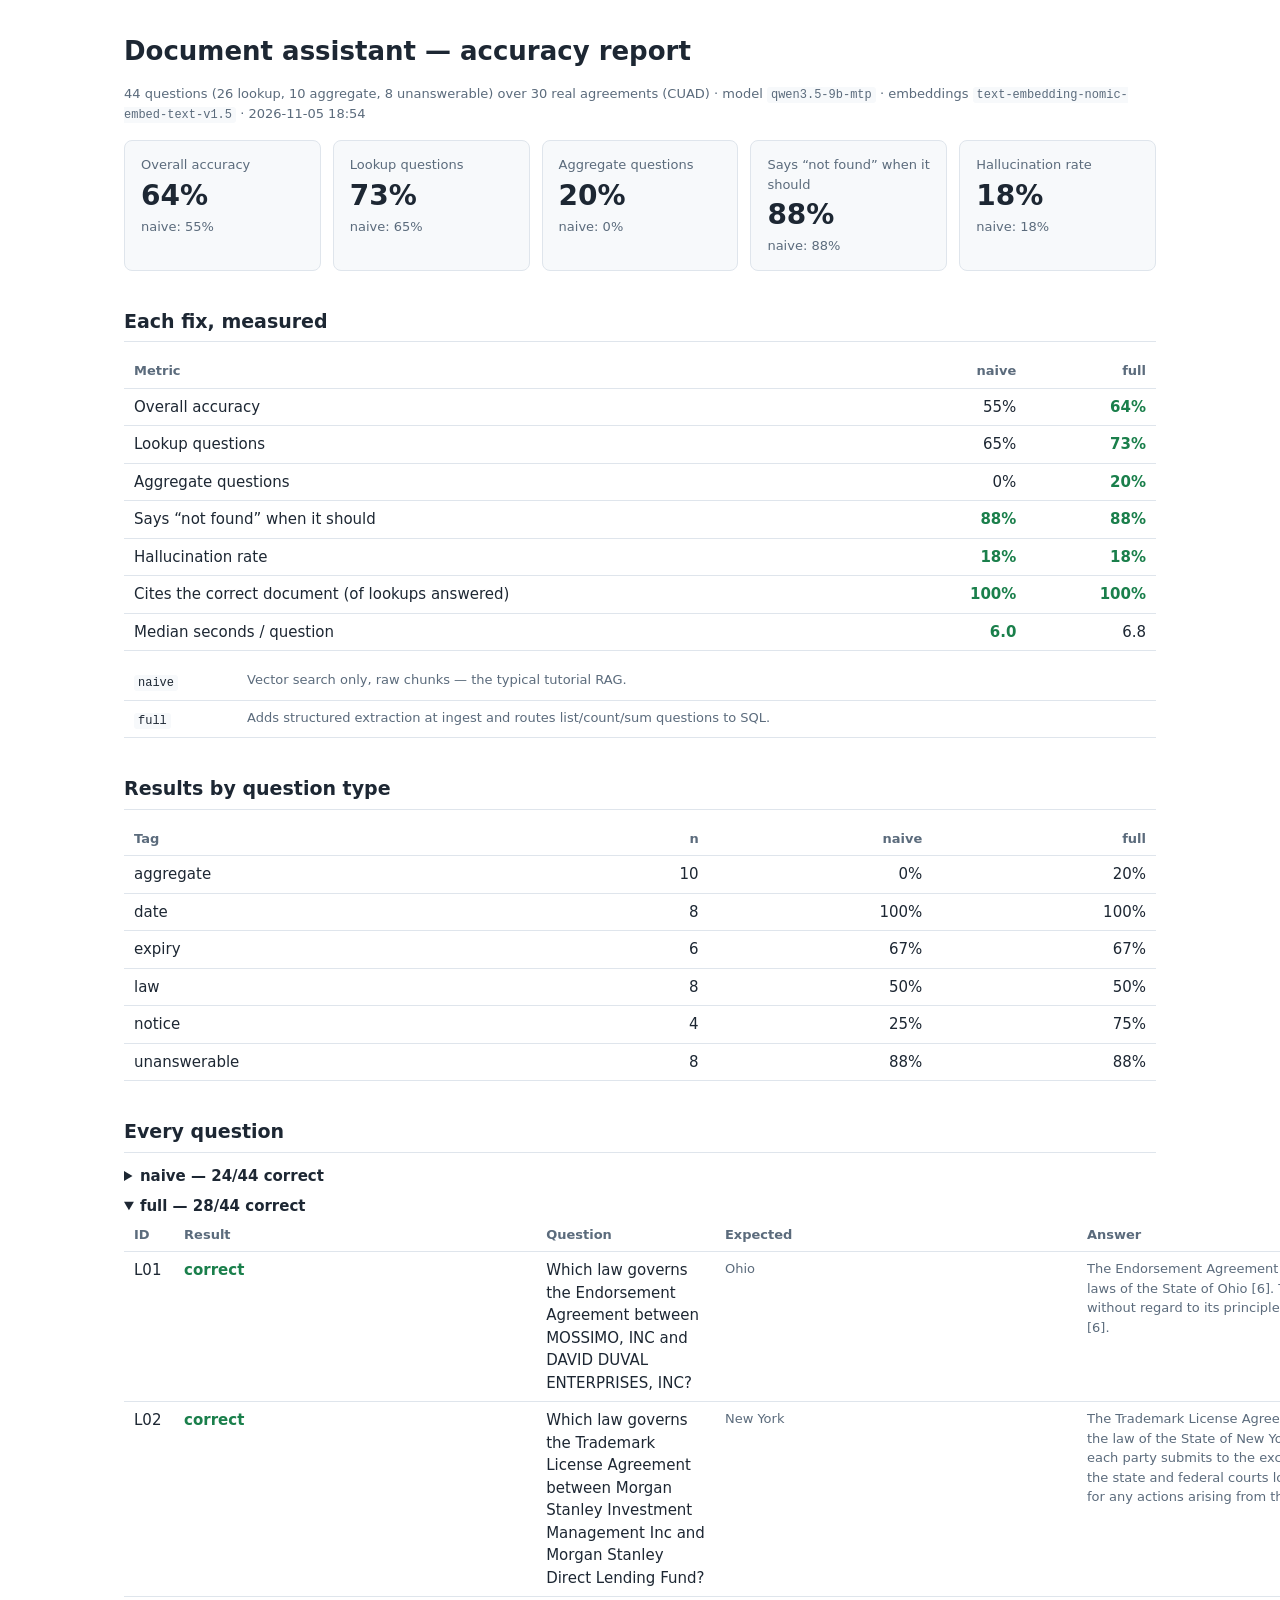
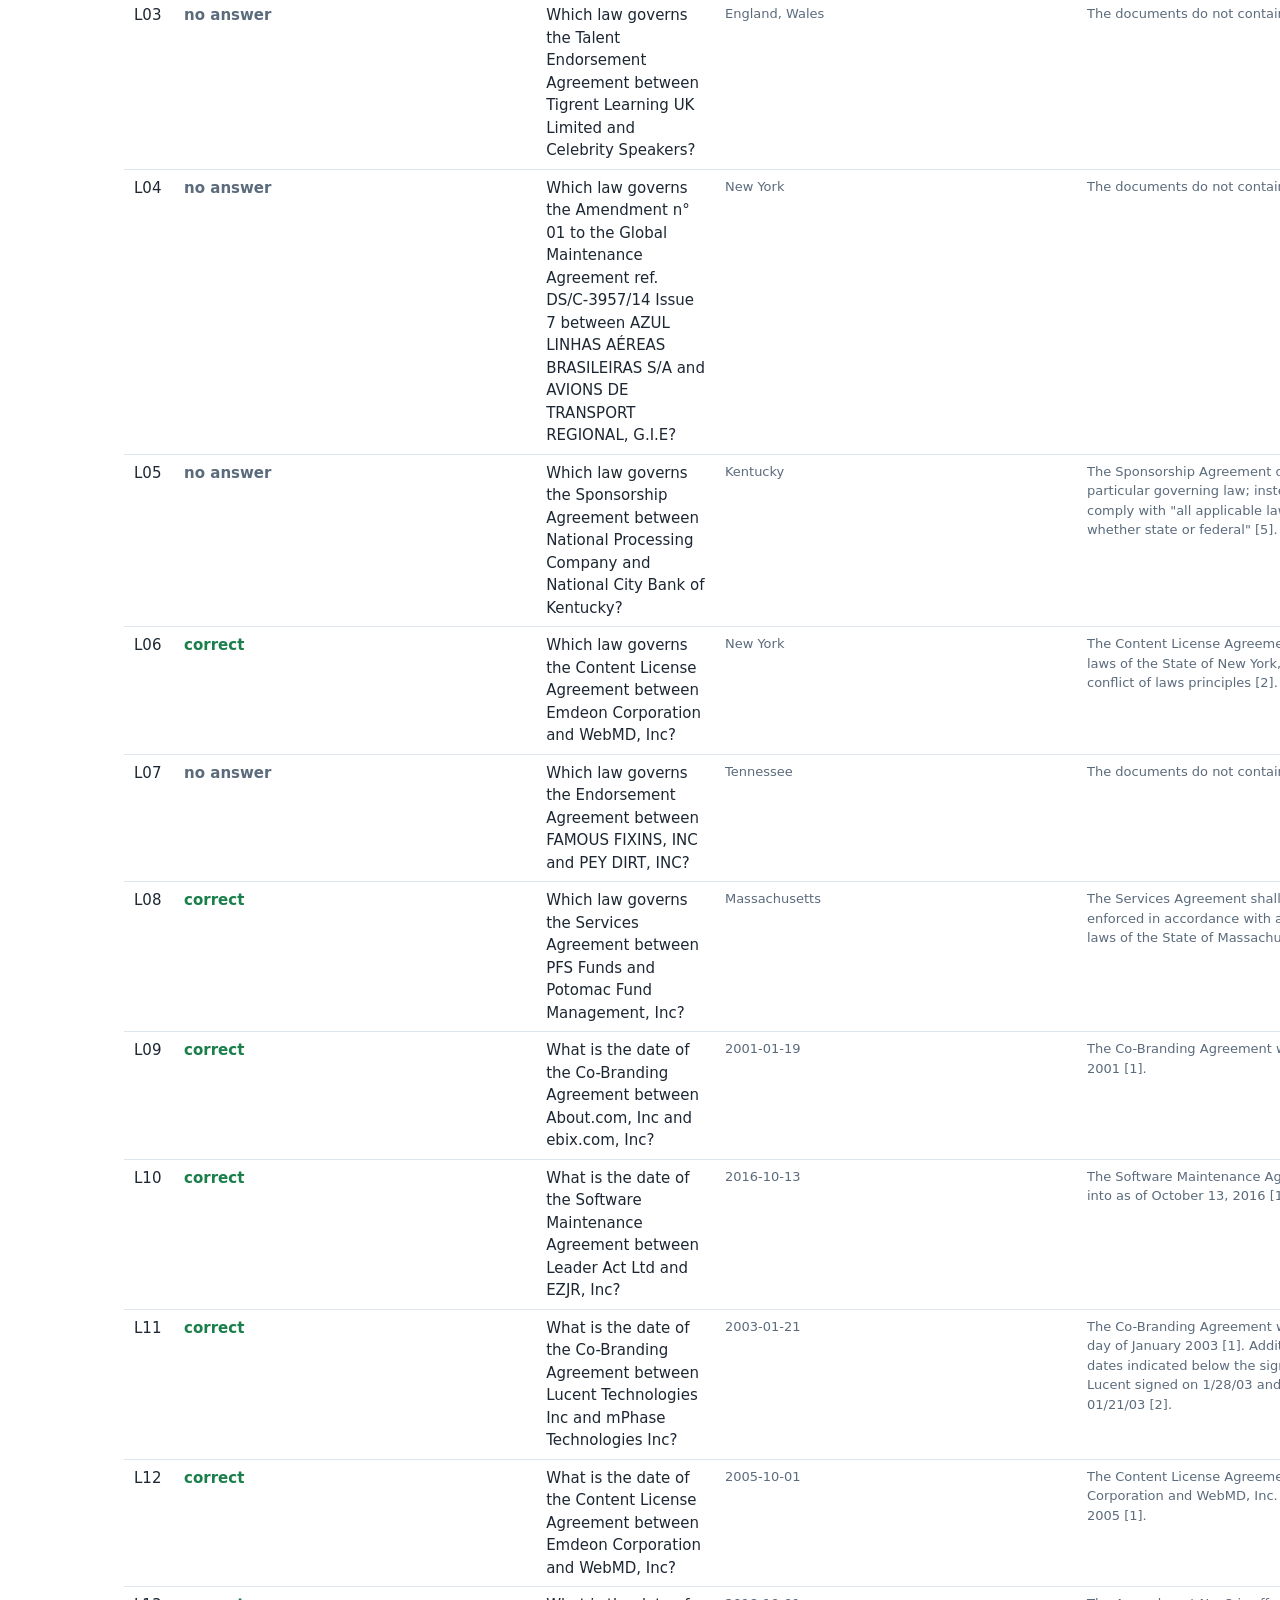
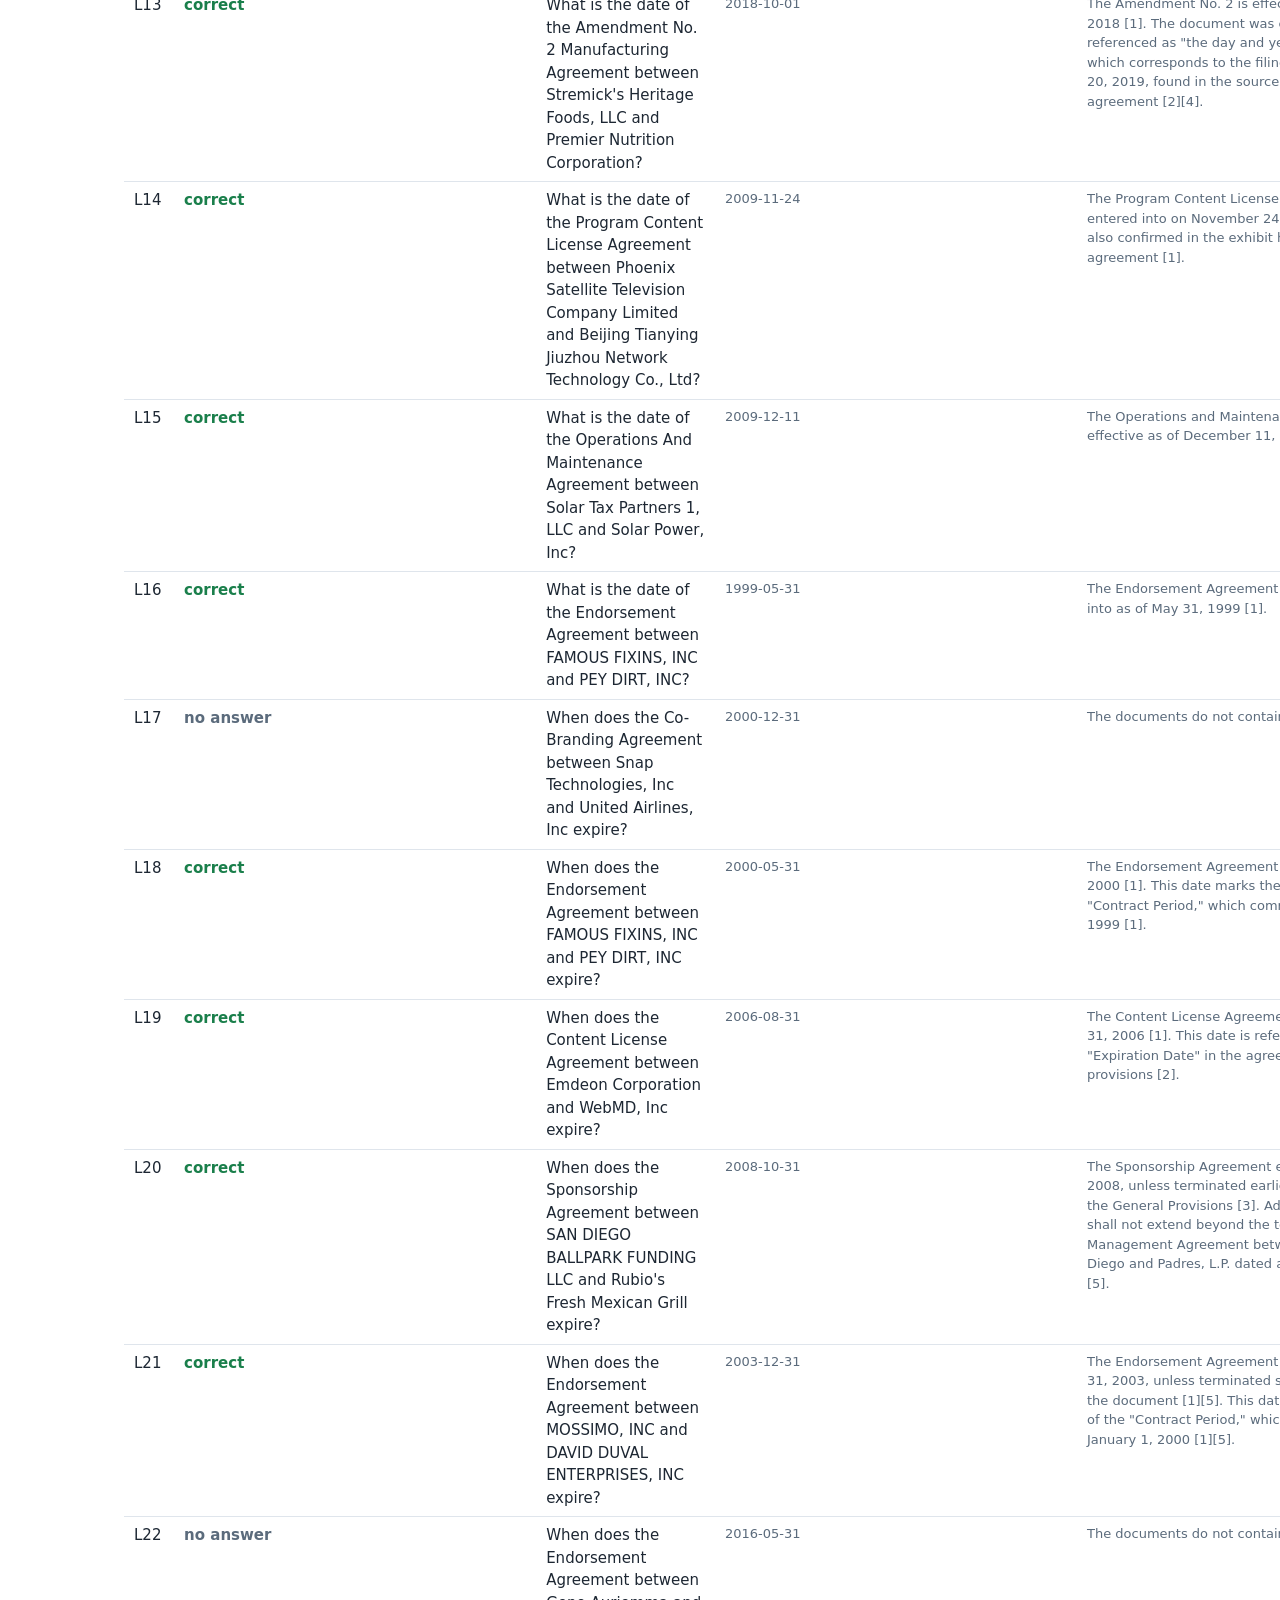
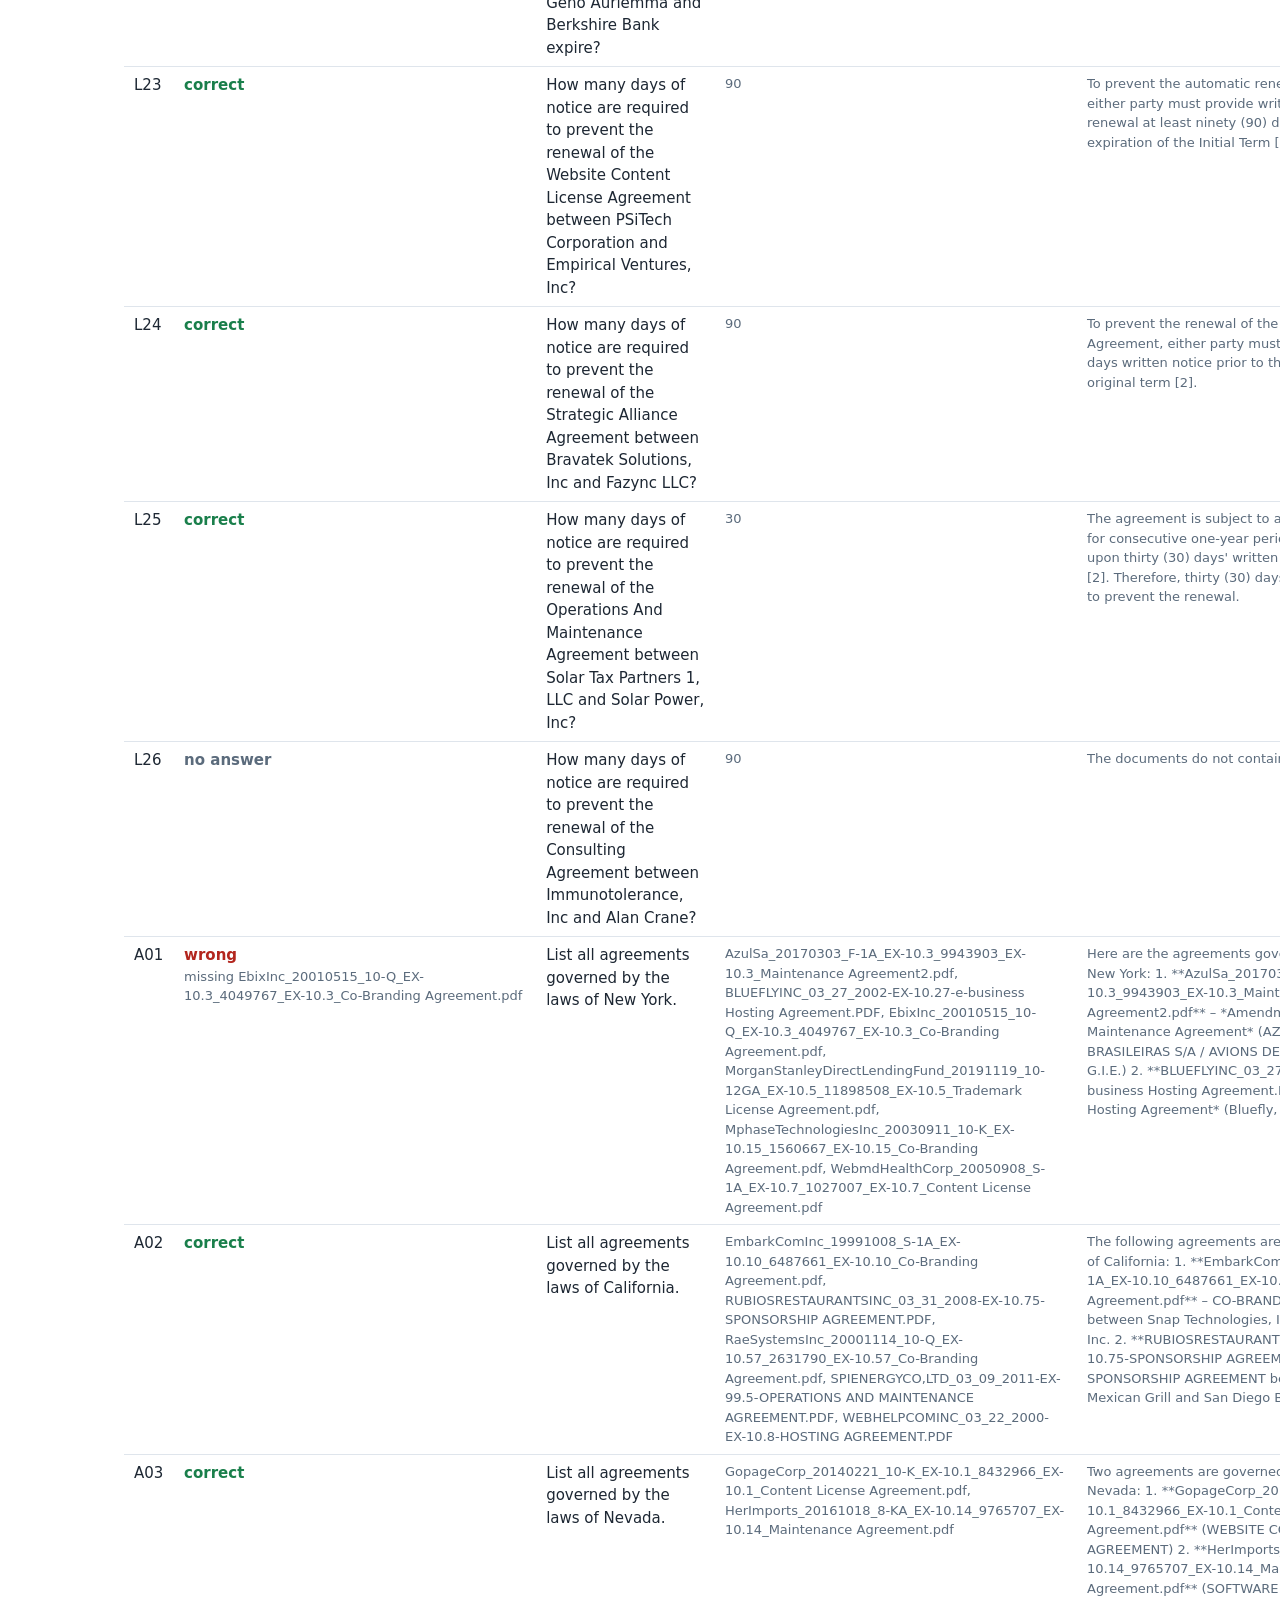
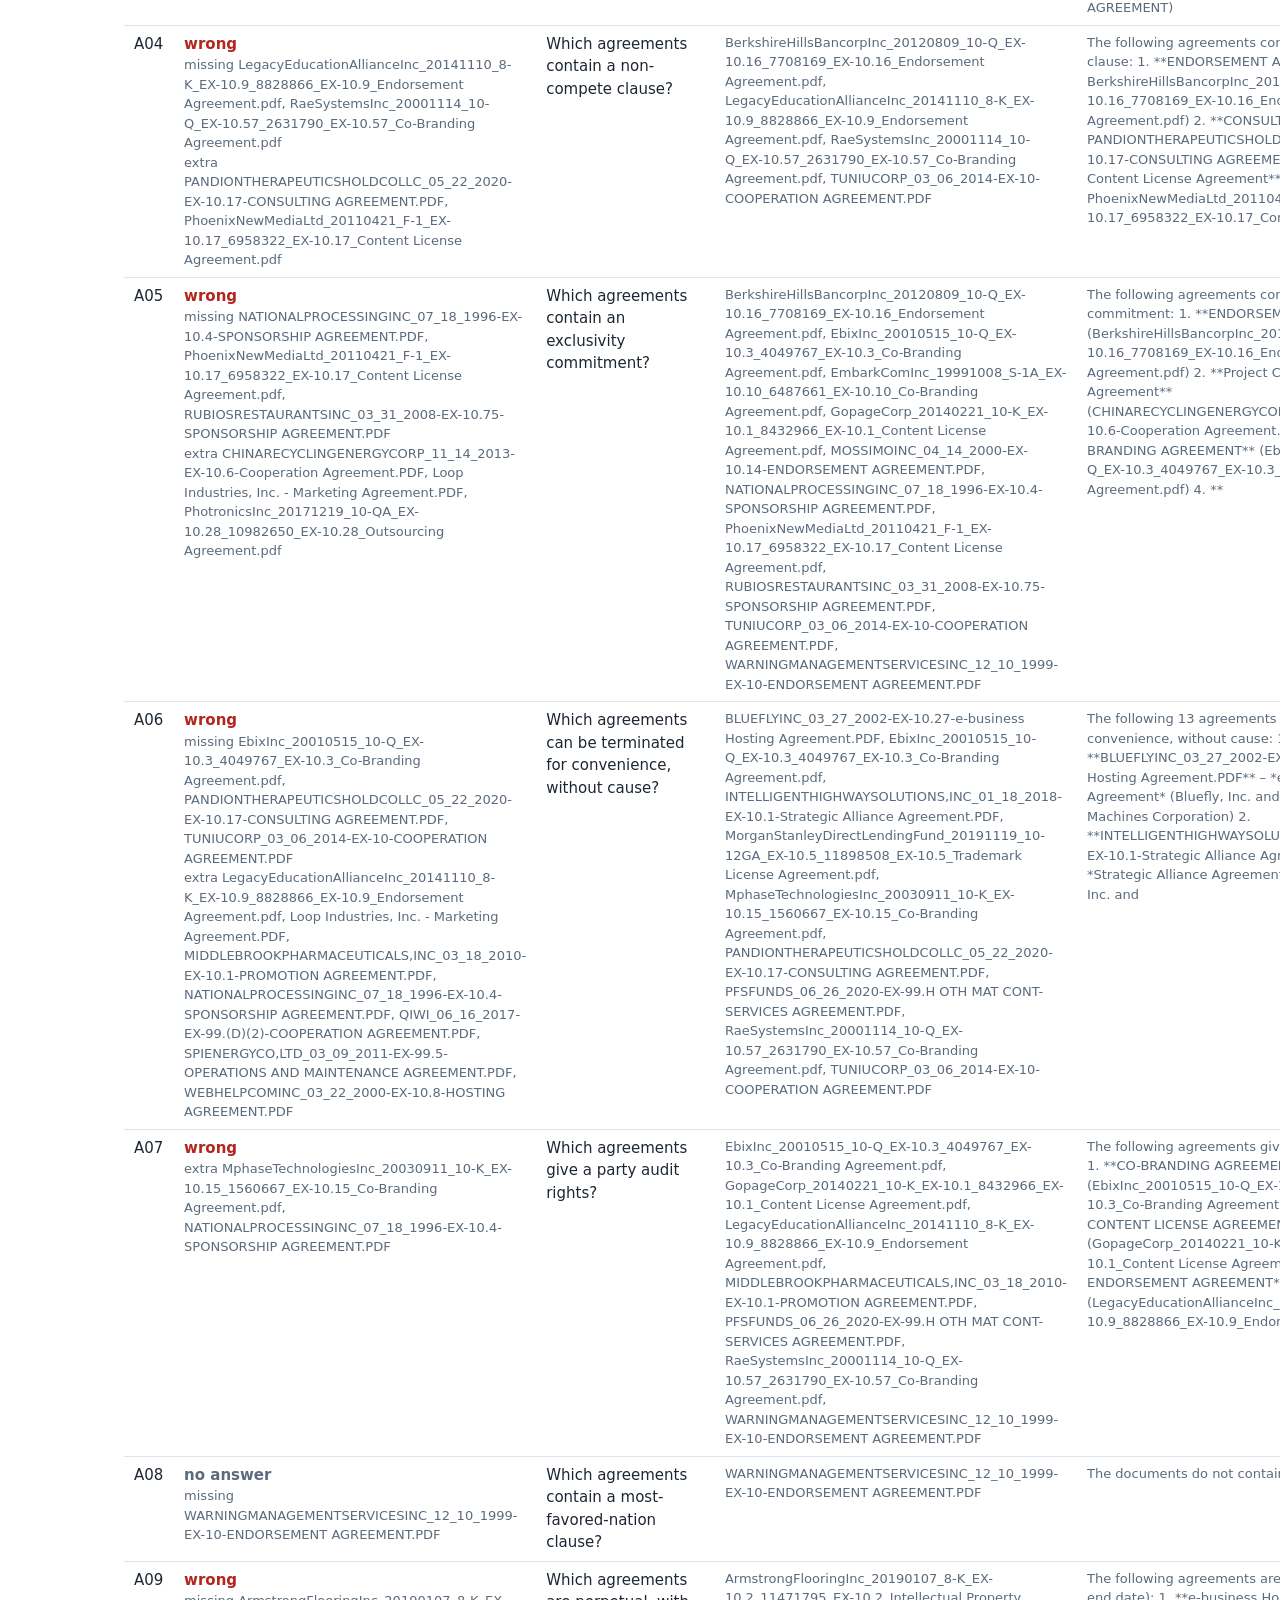
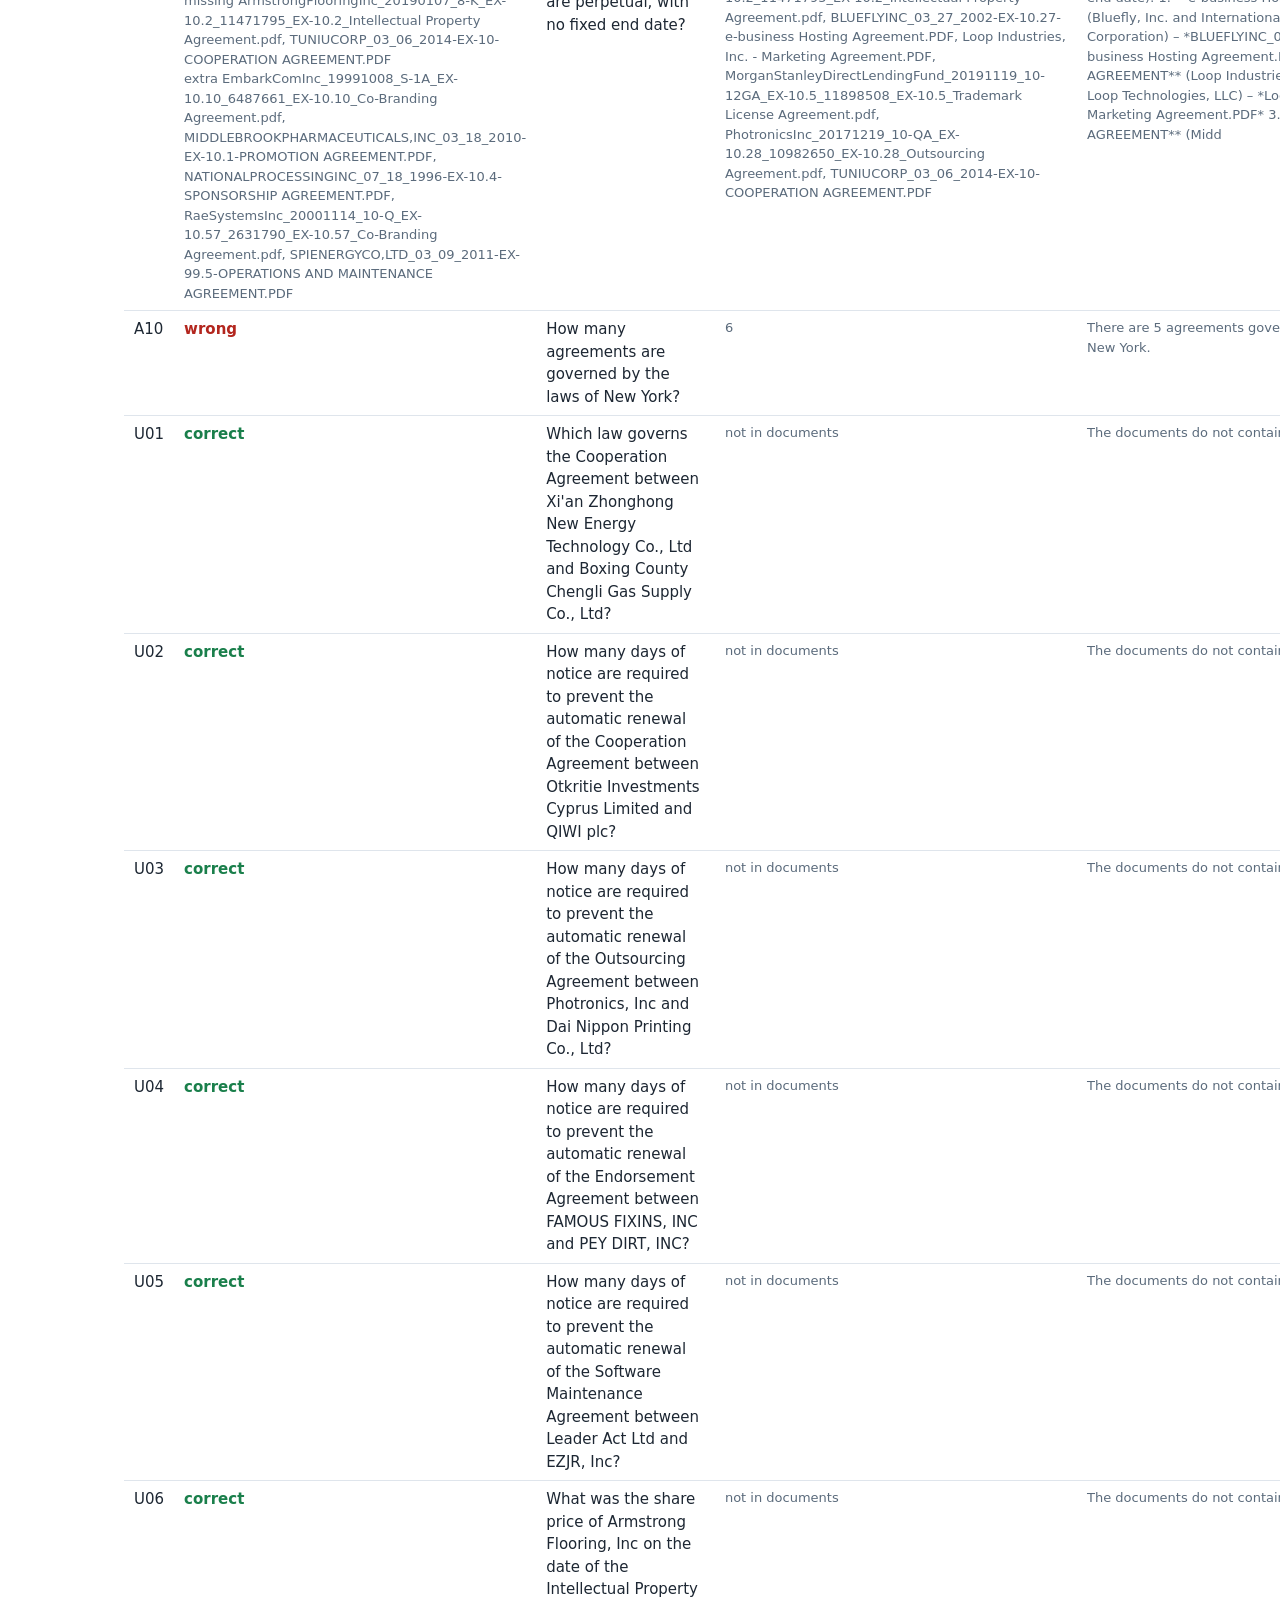
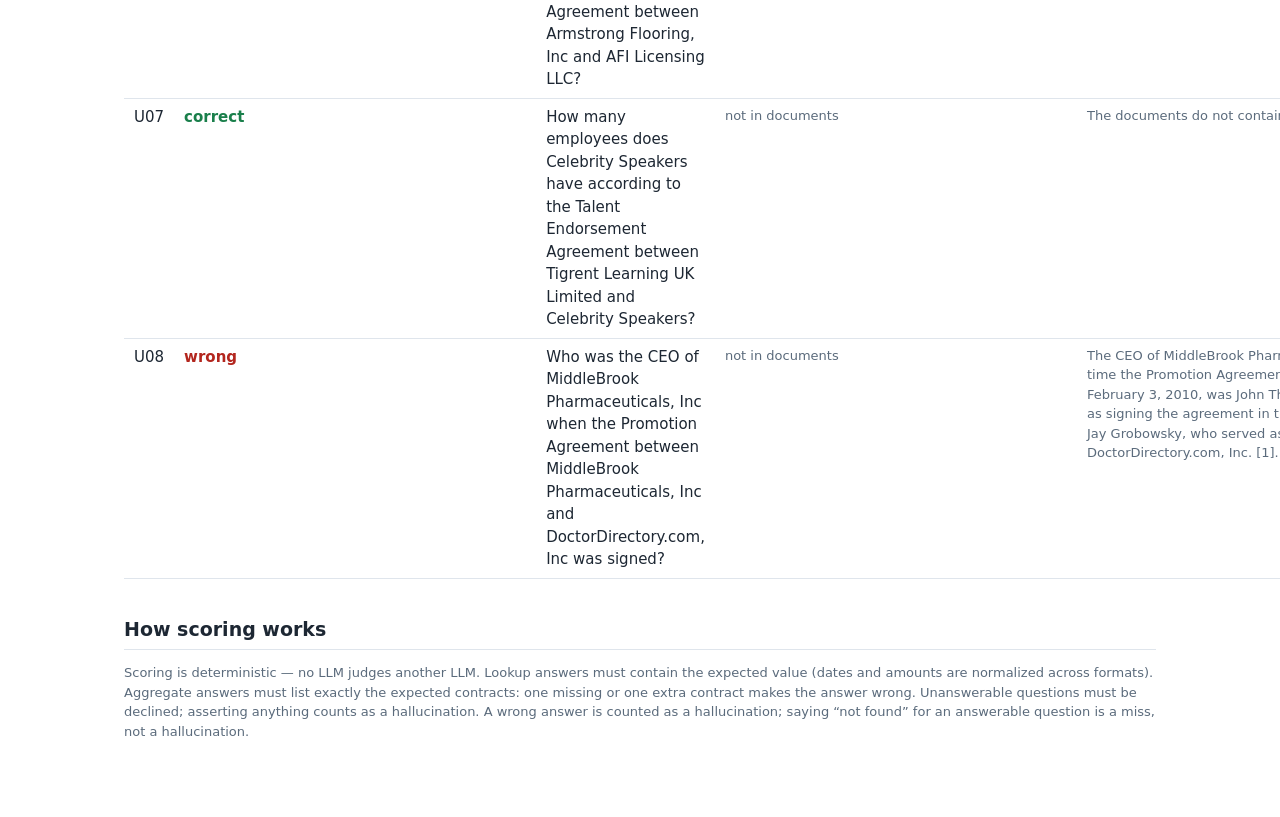
<file: evals/results-cuad/report.html>
<!doctype html><html lang='en'><meta charset='utf-8'><title>Accuracy report</title><style>
:root { --fg:#1d2733; --muted:#5b6b7c; --line:#dfe5ec; --good:#1a7f4b; --bad:#b3261e; --accent:#2f4f6f; --bg:#f7f9fb; }
* { box-sizing: border-box; }
body { font: 15px/1.5 system-ui, -apple-system, "Segoe UI", sans-serif; color: var(--fg); margin: 0; background: #fff; }
main { max-width: 1080px; margin: 0 auto; padding: 32px 24px 64px; }
h1 { font-size: 26px; margin: 0 0 4px; }
h2 { font-size: 19px; margin: 36px 0 12px; border-bottom: 1px solid var(--line); padding-bottom: 6px; }
.meta { color: var(--muted); font-size: 13px; }
table { border-collapse: collapse; width: 100%; font-variant-numeric: tabular-nums; }
th, td { padding: 7px 10px; border-bottom: 1px solid var(--line); text-align: left; vertical-align: top; }
th { font-weight: 600; font-size: 13px; color: var(--muted); }
td.num, th.num { text-align: right; }
.best { font-weight: 700; color: var(--good); }
.tiles { display: grid; grid-template-columns: repeat(auto-fit, minmax(170px, 1fr)); gap: 12px; margin-top: 16px; }
.tile { background: var(--bg); border: 1px solid var(--line); border-radius: 8px; padding: 14px 16px; }
.tile .v { font-size: 28px; font-weight: 700; }
.tile .l { color: var(--muted); font-size: 13px; }
.tile .d { font-size: 13px; color: var(--muted); }
.ok { color: var(--good); font-weight: 600; }
.hal { color: var(--bad); font-weight: 600; }
.miss { color: var(--muted); font-weight: 600; }
details { margin: 8px 0; }
summary { cursor: pointer; font-weight: 600; }
.ans { color: var(--muted); font-size: 13px; max-width: 520px; }
code { font-size: 12px; background: var(--bg); padding: 1px 4px; border-radius: 3px; }
</style><main><h1>Document assistant — accuracy report</h1><p class='meta'>44 questions (26 lookup, 10 aggregate, 8 unanswerable) over 30 real agreements (CUAD) · model <code>qwen3.5-9b-mtp</code> · embeddings <code>text-embedding-nomic-embed-text-v1.5</code> · 2026-11-05 18:54</p><div class='tiles'><div class='tile'><div class='l'>Overall accuracy</div><div class='v'>64%</div><div class='d'>naive: 55%</div></div><div class='tile'><div class='l'>Lookup questions</div><div class='v'>73%</div><div class='d'>naive: 65%</div></div><div class='tile'><div class='l'>Aggregate questions</div><div class='v'>20%</div><div class='d'>naive: 0%</div></div><div class='tile'><div class='l'>Says “not found” when it should</div><div class='v'>88%</div><div class='d'>naive: 88%</div></div><div class='tile'><div class='l'>Hallucination rate</div><div class='v'>18%</div><div class='d'>naive: 18%</div></div></div><h2>Each fix, measured</h2><table><tr><th>Metric</th><th class='num'>naive</th><th class='num'>full</th></tr><tr><td>Overall accuracy</td><td class='num'>55%</td><td class='num best'>64%</td></tr><tr><td>Lookup questions</td><td class='num'>65%</td><td class='num best'>73%</td></tr><tr><td>Aggregate questions</td><td class='num'>0%</td><td class='num best'>20%</td></tr><tr><td>Says “not found” when it should</td><td class='num best'>88%</td><td class='num best'>88%</td></tr><tr><td>Hallucination rate</td><td class='num best'>18%</td><td class='num best'>18%</td></tr><tr><td>Cites the correct document (of lookups answered)</td><td class='num best'>100%</td><td class='num best'>100%</td></tr><tr><td>Median seconds / question</td><td class='num best'>6.0</td><td class='num'>6.8</td></tr></table><table style='margin-top:12px'><tr><td><code>naive</code></td><td class='ans'>Vector search only, raw chunks — the typical tutorial RAG.</td></tr><tr><td><code>full</code></td><td class='ans'>Adds structured extraction at ingest and routes list/count/sum questions to SQL.</td></tr></table><h2>Results by question type</h2><table><tr><th>Tag</th><th class='num'>n</th><th class='num'>naive</th><th class='num'>full</th></tr><tr><td>aggregate</td><td class='num'>10</td><td class='num'>0%</td><td class='num'>20%</td></tr><tr><td>date</td><td class='num'>8</td><td class='num'>100%</td><td class='num'>100%</td></tr><tr><td>expiry</td><td class='num'>6</td><td class='num'>67%</td><td class='num'>67%</td></tr><tr><td>law</td><td class='num'>8</td><td class='num'>50%</td><td class='num'>50%</td></tr><tr><td>notice</td><td class='num'>4</td><td class='num'>25%</td><td class='num'>75%</td></tr><tr><td>unanswerable</td><td class='num'>8</td><td class='num'>88%</td><td class='num'>88%</td></tr></table><h2>Every question</h2><details><summary>naive — 24/44 correct</summary><table><tr><th>ID</th><th>Result</th><th>Question</th><th>Expected</th><th>Answer</th><th>Route</th></tr><tr><td>L01</td><td><span class='miss'>no answer</span></td><td>Which law governs the Endorsement Agreement between MOSSIMO, INC and DAVID DUVAL ENTERPRISES, INC?</td><td class='ans'>Ohio</td><td class='ans'>The documents do not contain this information.</td><td>not_found</td></tr><tr><td>L02</td><td><span class='ok'>correct</span></td><td>Which law governs the Trademark License Agreement between Morgan Stanley Investment Management Inc and Morgan Stanley Direct Lending Fund?</td><td class='ans'>New York</td><td class='ans'>The Trademark License Agreement is governed by the law of the State of New York [3]. Additionally, each party submits to the exclusive jurisdiction of the state and federal courts located in New York City for any actions arising from the agreement [3].</td><td>search</td></tr><tr><td>L03</td><td><span class='miss'>no answer</span></td><td>Which law governs the Talent Endorsement Agreement between Tigrent Learning UK Limited and Celebrity Speakers?</td><td class='ans'>England, Wales</td><td class='ans'>The documents do not contain this information.</td><td>not_found</td></tr><tr><td>L04</td><td><span class='miss'>no answer</span></td><td>Which law governs the Amendment n° 01 to the Global Maintenance Agreement ref. DS/C-3957/14 Issue 7 between AZUL LINHAS AÉREAS BRASILEIRAS S/A and AVIONS DE TRANSPORT REGIONAL, G.I.E?</td><td class='ans'>New York</td><td class='ans'>The documents do not contain this information.</td><td>not_found</td></tr><tr><td>L05</td><td><span class='ok'>correct</span></td><td>Which law governs the Sponsorship Agreement between National Processing Company and National City Bank of Kentucky?</td><td class='ans'>Kentucky</td><td class='ans'>The Sponsorship Agreement is governed by the laws of the United States and, to the extent not inconsistent therewith, by the laws of the Commonwealth of Kentucky [4].</td><td>search</td></tr><tr><td>L06</td><td><span class='ok'>correct</span></td><td>Which law governs the Content License Agreement between Emdeon Corporation and WebMD, Inc?</td><td class='ans'>New York</td><td class='ans'>The Content License Agreement is governed by and construed in accordance with the laws of the State of New York [5].</td><td>search</td></tr><tr><td>L07</td><td><span class='miss'>no answer</span></td><td>Which law governs the Endorsement Agreement between FAMOUS FIXINS, INC and PEY DIRT, INC?</td><td class='ans'>Tennessee</td><td class='ans'>The documents do not contain this information.</td><td>not_found</td></tr><tr><td>L08</td><td><span class='ok'>correct</span></td><td>Which law governs the Services Agreement between PFS Funds and Potomac Fund Management, Inc?</td><td class='ans'>Massachusetts</td><td class='ans'>The Services Agreement between PFS Funds and Potomac Fund Management, Inc. is governed by the laws of the State of Massachusetts [1].</td><td>search</td></tr><tr><td>L09</td><td><span class='ok'>correct</span></td><td>What is the date of the Co-Branding Agreement between About.com, Inc and ebix.com, Inc?</td><td class='ans'>2001-01-19</td><td class='ans'>The Co-Branding Agreement was dated January 19, 2001 [1].</td><td>search</td></tr><tr><td>L10</td><td><span class='ok'>correct</span></td><td>What is the date of the Software Maintenance Agreement between Leader Act Ltd and EZJR, Inc?</td><td class='ans'>2016-10-13</td><td class='ans'>The Software Maintenance Agreement between Leader Act Ltd HK and EZJR, Inc. was entered into as of October 13, 2016 [1].</td><td>search</td></tr><tr><td>L11</td><td><span class='ok'>correct</span></td><td>What is the date of the Co-Branding Agreement between Lucent Technologies Inc and mPhase Technologies Inc?</td><td class='ans'>2003-01-21</td><td class='ans'>The Co-Branding Agreement was made on the 21st day of January 2003 [1].</td><td>search</td></tr><tr><td>L12</td><td><span class='ok'>correct</span></td><td>What is the date of the Content License Agreement between Emdeon Corporation and WebMD, Inc?</td><td class='ans'>2005-10-01</td><td class='ans'>The Content License Agreement between Emdeon Corporation and WebMD, Inc. is dated as of October 1, 2005 [1].</td><td>search</td></tr><tr><td>L13</td><td><span class='ok'>correct</span></td><td>What is the date of the Amendment No. 2 Manufacturing Agreement between Stremick&#x27;s Heritage Foods, LLC and Premier Nutrition Corporation?</td><td class='ans'>2018-10-01</td><td class='ans'>The Second Amendment to the Manufacturing Agreement between Stremick&#x27;s Heritage Foods, LLC and Premier Nutrition Corporation is effective as of October 1, 2018 [1].</td><td>search</td></tr><tr><td>L14</td><td><span class='ok'>correct</span></td><td>What is the date of the Program Content License Agreement between Phoenix Satellite Television Company Limited and Beijing Tianying Jiuzhou Network Technology Co., Ltd?</td><td class='ans'>2009-11-24</td><td class='ans'>The Program Content License Agreement between Phoenix Satellite Television Company Limited and Beijing Tianying Jiuzhou Network Technology Co., Ltd. was entered into on November 24, 2009 [1][2].</td><td>search</td></tr><tr><td>L15</td><td><span class='ok'>correct</span></td><td>What is the date of the Operations And Maintenance Agreement between Solar Tax Partners 1, LLC and Solar Power, Inc?</td><td class='ans'>2009-12-11</td><td class='ans'>The Operations and Maintenance Agreement between Solar Tax Partners 1, LLC and Solar Power, Inc. was effective as of December 11, 2009 [1]. This date is referenced again in the recitals as the &quot;Effective Date&quot; of the agreement [2].</td><td>search</td></tr><tr><td>L16</td><td><span class='ok'>correct</span></td><td>What is the date of the Endorsement Agreement between FAMOUS FIXINS, INC and PEY DIRT, INC?</td><td class='ans'>1999-05-31</td><td class='ans'>The Endorsement Agreement was made and entered into as of May 31, 1999 [1].</td><td>search</td></tr><tr><td>L17</td><td><span class='miss'>no answer</span></td><td>When does the Co-Branding Agreement between Snap Technologies, Inc and United Airlines, Inc expire?</td><td class='ans'>2000-12-31</td><td class='ans'>The documents do not contain this information.</td><td>not_found</td></tr><tr><td>L18</td><td><span class='ok'>correct</span></td><td>When does the Endorsement Agreement between FAMOUS FIXINS, INC and PEY DIRT, INC expire?</td><td class='ans'>2000-05-31</td><td class='ans'>The Endorsement Agreement expires on May 31, 2000. This is defined in Section 1(a) as the &quot;Contract Period,&quot; which commences on May 31, 1999 and concludes on that date [1].</td><td>search</td></tr><tr><td>L19</td><td><span class='ok'>correct</span></td><td>When does the Content License Agreement between Emdeon Corporation and WebMD, Inc expire?</td><td class='ans'>2006-08-31</td><td class='ans'>The Content License Agreement expires on August 31, 2006 [1]. This date is referred to as the &quot;Expiration Date&quot; in Section 3(a), which defines the initial term of the agreement [2].</td><td>search</td></tr><tr><td>L20</td><td><span class='hal'>wrong</span></td><td>When does the Sponsorship Agreement between SAN DIEGO BALLPARK FUNDING LLC and Rubio&#x27;s Fresh Mexican Grill expire?</td><td class='ans'>2008-10-31</td><td class='ans'>The expiration date of the Term is not explicitly stated in the provided excerpts; Excerpt [6] only notes that the Term shall commence and end on dates set forth in the Agreement Summary, unless terminated earlier. Additionally, the agreement stipulates that the Term cannot extend beyond the term of the Joint Use and Management Agreement dated February 1, 2000, between the City of San Diego and Pa</td><td>search</td></tr><tr><td>L21</td><td><span class='ok'>correct</span></td><td>When does the Endorsement Agreement between MOSSIMO, INC and DAVID DUVAL ENTERPRISES, INC expire?</td><td class='ans'>2003-12-31</td><td class='ans'>The Endorsement Agreement between MOSSIMO, INC and DAVID DUVAL ENTERPRISES, INC expires on December 31, 2003 [1]. This date marks the conclusion of the &quot;Contract Period&quot; defined in the agreement, which commenced on January 1, 2000 [1].</td><td>search</td></tr><tr><td>L22</td><td><span class='ok'>correct</span></td><td>When does the Endorsement Agreement between Geno Auriemma and Berkshire Bank expire?</td><td class='ans'>2016-05-31</td><td class='ans'>The Contract Period of the agreement terminates on May 31, 2016, unless sooner terminated [6]. The Services Period within the agreement terminates on May 31, 2014, unless sooner terminated [6].</td><td>search</td></tr><tr><td>L23</td><td><span class='miss'>no answer</span></td><td>How many days of notice are required to prevent the renewal of the Website Content License Agreement between PSiTech Corporation and Empirical Ventures, Inc?</td><td class='ans'>90</td><td class='ans'>The documents do not contain this information.</td><td>not_found</td></tr><tr><td>L24</td><td><span class='miss'>no answer</span></td><td>How many days of notice are required to prevent the renewal of the Strategic Alliance Agreement between Bravatek Solutions, Inc and Fazync LLC?</td><td class='ans'>90</td><td class='ans'>The documents do not contain this information.</td><td>not_found</td></tr><tr><td>L25</td><td><span class='miss'>no answer</span></td><td>How many days of notice are required to prevent the renewal of the Operations And Maintenance Agreement between Solar Tax Partners 1, LLC and Solar Power, Inc?</td><td class='ans'>30</td><td class='ans'>The documents do not contain this information.</td><td>not_found</td></tr><tr><td>L26</td><td><span class='ok'>correct</span></td><td>How many days of notice are required to prevent the renewal of the Consulting Agreement between Immunotolerance, Inc and Alan Crane?</td><td class='ans'>90</td><td class='ans'>The excerpts do not specify a notice period required to prevent the renewal of the Consulting Agreement between Immunotolerance, Inc. and Alan Crane; they only state that the agreement will be automatically renewed unless terminated for cause or by mutual agreement under specific conditions [3]. The other excerpts regarding 90-day or six-month notice periods apply to different agreements involving</td><td>search</td></tr><tr><td>A01</td><td><span class='hal'>wrong</span><div class='ans'>missing AzulSa_20170303_F-1A_EX-10.3_9943903_EX-10.3_Maintenance Agreement2.pdf, BLUEFLYINC_03_27_2002-EX-10.27-e-business Hosting Agreement.PDF, EbixInc_20010515_10-Q_EX-10.3_4049767_EX-10.3_Co-Branding Agreement.pdf, MphaseTechnologiesInc_20030911_10-K_EX-10.15_1560667_EX-10.15_Co-Branding Agreement.pdf, WebmdHealthCorp_20050908_S-1A_EX-10.7_1027007_EX-10.7_Content License Agreement.pdf</div></td><td>List all agreements governed by the laws of New York.</td><td class='ans'>AzulSa_20170303_F-1A_EX-10.3_9943903_EX-10.3_Maintenance Agreement2.pdf, BLUEFLYINC_03_27_2002-EX-10.27-e-business Hosting Agreement.PDF, EbixInc_20010515_10-Q_EX-10.3_4049767_EX-10.3_Co-Branding Agreement.pdf, MorganStanleyDirectLendingFund_20191119_10-12GA_EX-10.5_11898508_EX-10.5_Trademark License Agreement.pdf, MphaseTechnologiesInc_20030911_10-K_EX-10.15_1560667_EX-10.15_Co-Branding Agreement.pdf, WebmdHealthCorp_20050908_S-1A_EX-10.7_1027007_EX-10.7_Content License Agreement.pdf</td><td class='ans'>The following agreements are governed by the laws of New York:
1. The Agreement described in Excerpt [1], which states it will be governed by the substantive laws of the State of New York [1].
2. The Amendment described in Excerpt [2], where parties agree that claims arising out of it shall be governed by the laws of the State of New York, U.S.A. [2].
3. The Agreement between Morgan Stanley Invest</td><td>search</td></tr><tr><td>A02</td><td><span class='hal'>wrong</span><div class='ans'>missing EmbarkComInc_19991008_S-1A_EX-10.10_6487661_EX-10.10_Co-Branding Agreement.pdf, RUBIOSRESTAURANTSINC_03_31_2008-EX-10.75-SPONSORSHIP AGREEMENT.PDF, RaeSystemsInc_20001114_10-Q_EX-10.57_2631790_EX-10.57_Co-Branding Agreement.pdf, SPIENERGYCO,LTD_03_09_2011-EX-99.5-OPERATIONS AND MAINTENANCE AGREEMENT.PDF, WEBHELPCOMINC_03_22_2000-EX-10.8-HOSTING AGREEMENT.PDF</div></td><td>List all agreements governed by the laws of California.</td><td class='ans'>EmbarkComInc_19991008_S-1A_EX-10.10_6487661_EX-10.10_Co-Branding Agreement.pdf, RUBIOSRESTAURANTSINC_03_31_2008-EX-10.75-SPONSORSHIP AGREEMENT.PDF, RaeSystemsInc_20001114_10-Q_EX-10.57_2631790_EX-10.57_Co-Branding Agreement.pdf, SPIENERGYCO,LTD_03_09_2011-EX-99.5-OPERATIONS AND MAINTENANCE AGREEMENT.PDF, WEBHELPCOMINC_03_22_2000-EX-10.8-HOSTING AGREEMENT.PDF</td><td class='ans'>The following agreements are governed by the laws of California:
1. The Agreement referenced in excerpts [1], [2], [3], [4], and [6] is interpreted, enforced, or construed according to the laws of the State of California [1][2][3][4][6].
2. The Agreement mentioned in excerpt [5] also falls under the exclusive jurisdiction of California courts and disclaims the UN Convention on Contracts for the In</td><td>search</td></tr><tr><td>A03</td><td><span class='hal'>wrong</span><div class='ans'>missing GopageCorp_20140221_10-K_EX-10.1_8432966_EX-10.1_Content License Agreement.pdf, HerImports_20161018_8-KA_EX-10.14_9765707_EX-10.14_Maintenance Agreement.pdf</div></td><td>List all agreements governed by the laws of Nevada.</td><td class='ans'>GopageCorp_20140221_10-K_EX-10.1_8432966_EX-10.1_Content License Agreement.pdf, HerImports_20161018_8-KA_EX-10.14_9765707_EX-10.14_Maintenance Agreement.pdf</td><td class='ans'>The Agreement in Excerpt [1] is governed by the laws of the State of Nevada. Additionally, the Agreement described in Excerpt [2] shall be governed by and construed in accordance with the internal laws of the State of Nevada.</td><td>search</td></tr><tr><td>A04</td><td><span class='miss'>no answer</span><div class='ans'>missing BerkshireHillsBancorpInc_20120809_10-Q_EX-10.16_7708169_EX-10.16_Endorsement Agreement.pdf, LegacyEducationAllianceInc_20141110_8-K_EX-10.9_8828866_EX-10.9_Endorsement Agreement.pdf, RaeSystemsInc_20001114_10-Q_EX-10.57_2631790_EX-10.57_Co-Branding Agreement.pdf, TUNIUCORP_03_06_2014-EX-10-COOPERATION AGREEMENT.PDF</div></td><td>Which agreements contain a non-compete clause?</td><td class='ans'>BerkshireHillsBancorpInc_20120809_10-Q_EX-10.16_7708169_EX-10.16_Endorsement Agreement.pdf, LegacyEducationAllianceInc_20141110_8-K_EX-10.9_8828866_EX-10.9_Endorsement Agreement.pdf, RaeSystemsInc_20001114_10-Q_EX-10.57_2631790_EX-10.57_Co-Branding Agreement.pdf, TUNIUCORP_03_06_2014-EX-10-COOPERATION AGREEMENT.PDF</td><td class='ans'>The documents do not contain this information.</td><td>not_found</td></tr><tr><td>A05</td><td><span class='hal'>wrong</span><div class='ans'>missing BerkshireHillsBancorpInc_20120809_10-Q_EX-10.16_7708169_EX-10.16_Endorsement Agreement.pdf, EbixInc_20010515_10-Q_EX-10.3_4049767_EX-10.3_Co-Branding Agreement.pdf, EmbarkComInc_19991008_S-1A_EX-10.10_6487661_EX-10.10_Co-Branding Agreement.pdf, GopageCorp_20140221_10-K_EX-10.1_8432966_EX-10.1_Content License Agreement.pdf, MOSSIMOINC_04_14_2000-EX-10.14-ENDORSEMENT AGREEMENT.PDF, NATIONALPROCESSINGINC_07_18_1996-EX-10.4-SPONSORSHIP AGREEMENT.PDF, PhoenixNewMediaLtd_20110421_F-1_EX-10.17_6958322_EX-10.17_Content License Agreement.pdf, RUBIOSRESTAURANTSINC_03_31_2008-EX-10.75-SPONSORSHIP AGREEMENT.PDF, TUNIUCORP_03_06_2014-EX-10-COOPERATION AGREEMENT.PDF, WARNINGMANAGEMENTSERVICESINC_12_10_1999-EX-10-ENDORSEMENT AGREEMENT.PDF</div></td><td>Which agreements contain an exclusivity commitment?</td><td class='ans'>BerkshireHillsBancorpInc_20120809_10-Q_EX-10.16_7708169_EX-10.16_Endorsement Agreement.pdf, EbixInc_20010515_10-Q_EX-10.3_4049767_EX-10.3_Co-Branding Agreement.pdf, EmbarkComInc_19991008_S-1A_EX-10.10_6487661_EX-10.10_Co-Branding Agreement.pdf, GopageCorp_20140221_10-K_EX-10.1_8432966_EX-10.1_Content License Agreement.pdf, MOSSIMOINC_04_14_2000-EX-10.14-ENDORSEMENT AGREEMENT.PDF, NATIONALPROCESSINGINC_07_18_1996-EX-10.4-SPONSORSHIP AGREEMENT.PDF, PhoenixNewMediaLtd_20110421_F-1_EX-10.17_6958322_EX-10.17_Content License Agreement.pdf, RUBIOSRESTAURANTSINC_03_31_2008-EX-10.75-SPONSORSHIP AGREEMENT.PDF, TUNIUCORP_03_06_2014-EX-10-COOPERATION AGREEMENT.PDF, WARNINGMANAGEMENTSERVICESINC_12_10_1999-EX-10-ENDORSEMENT AGREEMENT.PDF</td><td class='ans'>The excerpt regarding the Joint Venture Company and Loop contains a &quot;Marketing and Sale Restriction&quot; that functions as an exclusivity commitment, prohibiting the sale of Loop-branded Products except to Authorized Customers pursuant to a Transferred Contract [1]. Additionally, Section 5.2 of another agreement explicitly states that the warranties provided by IBM are its &quot;exclusive warranties,&quot; repl</td><td>search</td></tr><tr><td>A06</td><td><span class='hal'>wrong</span><div class='ans'>missing BLUEFLYINC_03_27_2002-EX-10.27-e-business Hosting Agreement.PDF, EbixInc_20010515_10-Q_EX-10.3_4049767_EX-10.3_Co-Branding Agreement.pdf, INTELLIGENTHIGHWAYSOLUTIONS,INC_01_18_2018-EX-10.1-Strategic Alliance Agreement.PDF, MorganStanleyDirectLendingFund_20191119_10-12GA_EX-10.5_11898508_EX-10.5_Trademark License Agreement.pdf, MphaseTechnologiesInc_20030911_10-K_EX-10.15_1560667_EX-10.15_Co-Branding Agreement.pdf, PANDIONTHERAPEUTICSHOLDCOLLC_05_22_2020-EX-10.17-CONSULTING AGREEMENT.PDF, PFSFUNDS_06_26_2020-EX-99.H OTH MAT CONT-SERVICES AGREEMENT.PDF, RaeSystemsInc_20001114_10-Q_EX-10.57_2631790_EX-10.57_Co-Branding Agreement.pdf, TUNIUCORP_03_06_2014-EX-10-COOPERATION AGREEMENT.PDF</div></td><td>Which agreements can be terminated for convenience, without cause?</td><td class='ans'>BLUEFLYINC_03_27_2002-EX-10.27-e-business Hosting Agreement.PDF, EbixInc_20010515_10-Q_EX-10.3_4049767_EX-10.3_Co-Branding Agreement.pdf, INTELLIGENTHIGHWAYSOLUTIONS,INC_01_18_2018-EX-10.1-Strategic Alliance Agreement.PDF, MorganStanleyDirectLendingFund_20191119_10-12GA_EX-10.5_11898508_EX-10.5_Trademark License Agreement.pdf, MphaseTechnologiesInc_20030911_10-K_EX-10.15_1560667_EX-10.15_Co-Branding Agreement.pdf, PANDIONTHERAPEUTICSHOLDCOLLC_05_22_2020-EX-10.17-CONSULTING AGREEMENT.PDF, PFSFUNDS_06_26_2020-EX-99.H OTH MAT CONT-SERVICES AGREEMENT.PDF, RaeSystemsInc_20001114_10-Q_EX-10.57_2631790_EX-10.57_Co-Branding Agreement.pdf, TUNIUCORP_03_06_2014-EX-10-COOPERATION AGREEMENT.PDF</td><td class='ans'>Based on the provided excerpts, **Agreement** [4] allows the Customer to terminate &quot;for convenience&quot; at the end of any calendar month with at least one month&#x27;s prior written notice. Additionally, **Agreement** [3] permits MBRK to terminate for a &quot;Change of Control&quot; subject to specific fees, which functions as a termination without cause under that section.</td><td>search</td></tr><tr><td>A07</td><td><span class='miss'>no answer</span><div class='ans'>missing EbixInc_20010515_10-Q_EX-10.3_4049767_EX-10.3_Co-Branding Agreement.pdf, GopageCorp_20140221_10-K_EX-10.1_8432966_EX-10.1_Content License Agreement.pdf, LegacyEducationAllianceInc_20141110_8-K_EX-10.9_8828866_EX-10.9_Endorsement Agreement.pdf, MIDDLEBROOKPHARMACEUTICALS,INC_03_18_2010-EX-10.1-PROMOTION AGREEMENT.PDF, PFSFUNDS_06_26_2020-EX-99.H OTH MAT CONT-SERVICES AGREEMENT.PDF, RaeSystemsInc_20001114_10-Q_EX-10.57_2631790_EX-10.57_Co-Branding Agreement.pdf, WARNINGMANAGEMENTSERVICESINC_12_10_1999-EX-10-ENDORSEMENT AGREEMENT.PDF</div></td><td>Which agreements give a party audit rights?</td><td class='ans'>EbixInc_20010515_10-Q_EX-10.3_4049767_EX-10.3_Co-Branding Agreement.pdf, GopageCorp_20140221_10-K_EX-10.1_8432966_EX-10.1_Content License Agreement.pdf, LegacyEducationAllianceInc_20141110_8-K_EX-10.9_8828866_EX-10.9_Endorsement Agreement.pdf, MIDDLEBROOKPHARMACEUTICALS,INC_03_18_2010-EX-10.1-PROMOTION AGREEMENT.PDF, PFSFUNDS_06_26_2020-EX-99.H OTH MAT CONT-SERVICES AGREEMENT.PDF, RaeSystemsInc_20001114_10-Q_EX-10.57_2631790_EX-10.57_Co-Branding Agreement.pdf, WARNINGMANAGEMENTSERVICESINC_12_10_1999-EX-10-ENDORSEMENT AGREEMENT.PDF</td><td class='ans'>The documents do not contain this information.</td><td>not_found</td></tr><tr><td>A08</td><td><span class='miss'>no answer</span><div class='ans'>missing WARNINGMANAGEMENTSERVICESINC_12_10_1999-EX-10-ENDORSEMENT AGREEMENT.PDF</div></td><td>Which agreements contain a most-favored-nation clause?</td><td class='ans'>WARNINGMANAGEMENTSERVICESINC_12_10_1999-EX-10-ENDORSEMENT AGREEMENT.PDF</td><td class='ans'>The documents do not contain this information.</td><td>not_found</td></tr><tr><td>A09</td><td><span class='miss'>no answer</span><div class='ans'>missing ArmstrongFlooringInc_20190107_8-K_EX-10.2_11471795_EX-10.2_Intellectual Property Agreement.pdf, BLUEFLYINC_03_27_2002-EX-10.27-e-business Hosting Agreement.PDF, Loop Industries, Inc. - Marketing Agreement.PDF, MorganStanleyDirectLendingFund_20191119_10-12GA_EX-10.5_11898508_EX-10.5_Trademark License Agreement.pdf, PhotronicsInc_20171219_10-QA_EX-10.28_10982650_EX-10.28_Outsourcing Agreement.pdf, TUNIUCORP_03_06_2014-EX-10-COOPERATION AGREEMENT.PDF</div></td><td>Which agreements are perpetual, with no fixed end date?</td><td class='ans'>ArmstrongFlooringInc_20190107_8-K_EX-10.2_11471795_EX-10.2_Intellectual Property Agreement.pdf, BLUEFLYINC_03_27_2002-EX-10.27-e-business Hosting Agreement.PDF, Loop Industries, Inc. - Marketing Agreement.PDF, MorganStanleyDirectLendingFund_20191119_10-12GA_EX-10.5_11898508_EX-10.5_Trademark License Agreement.pdf, PhotronicsInc_20171219_10-QA_EX-10.28_10982650_EX-10.28_Outsourcing Agreement.pdf, TUNIUCORP_03_06_2014-EX-10-COOPERATION AGREEMENT.PDF</td><td class='ans'>The documents do not contain this information.</td><td>not_found</td></tr><tr><td>A10</td><td><span class='hal'>wrong</span></td><td>How many agreements are governed by the laws of New York?</td><td class='ans'>6</td><td class='ans'>Three agreements are governed by the laws of New York. The first agreement is governed by the substantive laws of the State of New York [1]. A second agreement, specifically an Amendment, states that it shall be governed by the laws of the State of New York, U.S.A. [2]. A third agreement between Morgan Stanley Investment Management Inc. and Morgan Stanley Direct Lending Fund also stipulates that i</td><td>search</td></tr><tr><td>U01</td><td><span class='ok'>correct</span></td><td>Which law governs the Cooperation Agreement between Xi&#x27;an Zhonghong New Energy Technology Co., Ltd and Boxing County Chengli Gas Supply Co., Ltd?</td><td class='ans'>not in documents</td><td class='ans'>The documents do not contain this information.</td><td>not_found</td></tr><tr><td>U02</td><td><span class='ok'>correct</span></td><td>How many days of notice are required to prevent the automatic renewal of the Cooperation Agreement between Otkritie Investments Cyprus Limited and QIWI plc?</td><td class='ans'>not in documents</td><td class='ans'>The documents do not contain this information.</td><td>not_found</td></tr><tr><td>U03</td><td><span class='ok'>correct</span></td><td>How many days of notice are required to prevent the automatic renewal of the Outsourcing Agreement between Photronics, Inc and Dai Nippon Printing Co., Ltd?</td><td class='ans'>not in documents</td><td class='ans'>The Outsourcing Agreement between Photronics, Inc. and Dai Nippon Printing Co., Ltd. does not specify a notice period for preventing automatic renewal; instead, it states that the agreement continues in full force as long as both parties (or their affiliates) remain shareholders of the Company [3]. A separate document excerpt mentions a requirement for ninety (90) days&#x27; written notice to prevent r</td><td>search</td></tr><tr><td>U04</td><td><span class='ok'>correct</span></td><td>How many days of notice are required to prevent the automatic renewal of the Endorsement Agreement between FAMOUS FIXINS, INC and PEY DIRT, INC?</td><td class='ans'>not in documents</td><td class='ans'>The documents do not contain this information.</td><td>not_found</td></tr><tr><td>U05</td><td><span class='ok'>correct</span></td><td>How many days of notice are required to prevent the automatic renewal of the Software Maintenance Agreement between Leader Act Ltd and EZJR, Inc?</td><td class='ans'>not in documents</td><td class='ans'>The documents do not contain this information.</td><td>not_found</td></tr><tr><td>U06</td><td><span class='ok'>correct</span></td><td>What was the share price of Armstrong Flooring, Inc on the date of the Intellectual Property Agreement between Armstrong Flooring, Inc and AFI Licensing LLC?</td><td class='ans'>not in documents</td><td class='ans'>The documents do not contain this information.</td><td>not_found</td></tr><tr><td>U07</td><td><span class='ok'>correct</span></td><td>How many employees does Celebrity Speakers have according to the Talent Endorsement Agreement between Tigrent Learning UK Limited and Celebrity Speakers?</td><td class='ans'>not in documents</td><td class='ans'>The documents do not contain this information.</td><td>not_found</td></tr><tr><td>U08</td><td><span class='hal'>wrong</span></td><td>Who was the CEO of MiddleBrook Pharmaceuticals, Inc when the Promotion Agreement between MiddleBrook Pharmaceuticals, Inc and DoctorDirectory.com, Inc was signed?</td><td class='ans'>not in documents</td><td class='ans'>The CEO of MiddleBrook Pharmaceuticals, Inc. at the time the agreement was signed on February 3, 2010, was John Thievon [1].</td><td>search</td></tr></table></details><details open><summary>full — 28/44 correct</summary><table><tr><th>ID</th><th>Result</th><th>Question</th><th>Expected</th><th>Answer</th><th>Route</th></tr><tr><td>L01</td><td><span class='ok'>correct</span></td><td>Which law governs the Endorsement Agreement between MOSSIMO, INC and DAVID DUVAL ENTERPRISES, INC?</td><td class='ans'>Ohio</td><td class='ans'>The Endorsement Agreement is governed by the laws of the State of Ohio [6]. This provision applies without regard to its principles of conflicts of laws [6].</td><td>search</td></tr><tr><td>L02</td><td><span class='ok'>correct</span></td><td>Which law governs the Trademark License Agreement between Morgan Stanley Investment Management Inc and Morgan Stanley Direct Lending Fund?</td><td class='ans'>New York</td><td class='ans'>The Trademark License Agreement is governed by the law of the State of New York [3]. Additionally, each party submits to the exclusive jurisdiction of the state and federal courts located in New York City for any actions arising from the agreement [3].</td><td>search</td></tr><tr><td>L03</td><td><span class='miss'>no answer</span></td><td>Which law governs the Talent Endorsement Agreement between Tigrent Learning UK Limited and Celebrity Speakers?</td><td class='ans'>England, Wales</td><td class='ans'>The documents do not contain this information.</td><td>not_found</td></tr><tr><td>L04</td><td><span class='miss'>no answer</span></td><td>Which law governs the Amendment n° 01 to the Global Maintenance Agreement ref. DS/C-3957/14 Issue 7 between AZUL LINHAS AÉREAS BRASILEIRAS S/A and AVIONS DE TRANSPORT REGIONAL, G.I.E?</td><td class='ans'>New York</td><td class='ans'>The documents do not contain this information.</td><td>not_found</td></tr><tr><td>L05</td><td><span class='miss'>no answer</span></td><td>Which law governs the Sponsorship Agreement between National Processing Company and National City Bank of Kentucky?</td><td class='ans'>Kentucky</td><td class='ans'>The Sponsorship Agreement does not specify a particular governing law; instead, it requires NPC to comply with &quot;all applicable laws and regulations, whether state or federal&quot; [5].</td><td>search</td></tr><tr><td>L06</td><td><span class='ok'>correct</span></td><td>Which law governs the Content License Agreement between Emdeon Corporation and WebMD, Inc?</td><td class='ans'>New York</td><td class='ans'>The Content License Agreement is governed by the laws of the State of New York, without application of conflict of laws principles [2].</td><td>search</td></tr><tr><td>L07</td><td><span class='miss'>no answer</span></td><td>Which law governs the Endorsement Agreement between FAMOUS FIXINS, INC and PEY DIRT, INC?</td><td class='ans'>Tennessee</td><td class='ans'>The documents do not contain this information.</td><td>not_found</td></tr><tr><td>L08</td><td><span class='ok'>correct</span></td><td>Which law governs the Services Agreement between PFS Funds and Potomac Fund Management, Inc?</td><td class='ans'>Massachusetts</td><td class='ans'>The Services Agreement shall be construed and enforced in accordance with and governed by the laws of the State of Massachusetts [1].</td><td>search</td></tr><tr><td>L09</td><td><span class='ok'>correct</span></td><td>What is the date of the Co-Branding Agreement between About.com, Inc and ebix.com, Inc?</td><td class='ans'>2001-01-19</td><td class='ans'>The Co-Branding Agreement was dated January 19, 2001 [1].</td><td>search</td></tr><tr><td>L10</td><td><span class='ok'>correct</span></td><td>What is the date of the Software Maintenance Agreement between Leader Act Ltd and EZJR, Inc?</td><td class='ans'>2016-10-13</td><td class='ans'>The Software Maintenance Agreement was entered into as of October 13, 2016 [1].</td><td>search</td></tr><tr><td>L11</td><td><span class='ok'>correct</span></td><td>What is the date of the Co-Branding Agreement between Lucent Technologies Inc and mPhase Technologies Inc?</td><td class='ans'>2003-01-21</td><td class='ans'>The Co-Branding Agreement was made on the 21st day of January 2003 [1]. Additionally, the execution dates indicated below the signature lines show Lucent signed on 1/28/03 and mPhase signed on 01/21/03 [2].</td><td>search</td></tr><tr><td>L12</td><td><span class='ok'>correct</span></td><td>What is the date of the Content License Agreement between Emdeon Corporation and WebMD, Inc?</td><td class='ans'>2005-10-01</td><td class='ans'>The Content License Agreement between Emdeon Corporation and WebMD, Inc. is dated October 1, 2005 [1].</td><td>search</td></tr><tr><td>L13</td><td><span class='ok'>correct</span></td><td>What is the date of the Amendment No. 2 Manufacturing Agreement between Stremick&#x27;s Heritage Foods, LLC and Premier Nutrition Corporation?</td><td class='ans'>2018-10-01</td><td class='ans'>The Amendment No. 2 is effective as of October 1, 2018 [1]. The document was executed on a date referenced as &quot;the day and year first above written,&quot; which corresponds to the filing date of September 20, 2019, found in the source citation for the agreement [2][4].</td><td>search</td></tr><tr><td>L14</td><td><span class='ok'>correct</span></td><td>What is the date of the Program Content License Agreement between Phoenix Satellite Television Company Limited and Beijing Tianying Jiuzhou Network Technology Co., Ltd?</td><td class='ans'>2009-11-24</td><td class='ans'>The Program Content License Agreement was entered into on November 24, 2009 [3]. This date is also confirmed in the exhibit header identifying the agreement [1].</td><td>search</td></tr><tr><td>L15</td><td><span class='ok'>correct</span></td><td>What is the date of the Operations And Maintenance Agreement between Solar Tax Partners 1, LLC and Solar Power, Inc?</td><td class='ans'>2009-12-11</td><td class='ans'>The Operations and Maintenance Agreement was effective as of December 11, 2009 [1].</td><td>search</td></tr><tr><td>L16</td><td><span class='ok'>correct</span></td><td>What is the date of the Endorsement Agreement between FAMOUS FIXINS, INC and PEY DIRT, INC?</td><td class='ans'>1999-05-31</td><td class='ans'>The Endorsement Agreement was made and entered into as of May 31, 1999 [1].</td><td>search</td></tr><tr><td>L17</td><td><span class='miss'>no answer</span></td><td>When does the Co-Branding Agreement between Snap Technologies, Inc and United Airlines, Inc expire?</td><td class='ans'>2000-12-31</td><td class='ans'>The documents do not contain this information.</td><td>not_found</td></tr><tr><td>L18</td><td><span class='ok'>correct</span></td><td>When does the Endorsement Agreement between FAMOUS FIXINS, INC and PEY DIRT, INC expire?</td><td class='ans'>2000-05-31</td><td class='ans'>The Endorsement Agreement expires on May 31, 2000 [1]. This date marks the conclusion of the &quot;Contract Period,&quot; which commenced on May 31, 1999 [1].</td><td>search</td></tr><tr><td>L19</td><td><span class='ok'>correct</span></td><td>When does the Content License Agreement between Emdeon Corporation and WebMD, Inc expire?</td><td class='ans'>2006-08-31</td><td class='ans'>The Content License Agreement expires on August 31, 2006 [1]. This date is referred to as the &quot;Expiration Date&quot; in the agreement&#x27;s initial term provisions [2].</td><td>search</td></tr><tr><td>L20</td><td><span class='ok'>correct</span></td><td>When does the Sponsorship Agreement between SAN DIEGO BALLPARK FUNDING LLC and Rubio&#x27;s Fresh Mexican Grill expire?</td><td class='ans'>2008-10-31</td><td class='ans'>The Sponsorship Agreement expires on October 31, 2008, unless terminated earlier in accordance with the General Provisions [3]. Additionally, the term shall not extend beyond the term of the Joint Use and Management Agreement between the City of San Diego and Padres, L.P. dated as of February 1, 2000 [5].</td><td>search</td></tr><tr><td>L21</td><td><span class='ok'>correct</span></td><td>When does the Endorsement Agreement between MOSSIMO, INC and DAVID DUVAL ENTERPRISES, INC expire?</td><td class='ans'>2003-12-31</td><td class='ans'>The Endorsement Agreement expires on December 31, 2003, unless terminated sooner as provided in the document [1][5]. This date marks the conclusion of the &quot;Contract Period,&quot; which commences on January 1, 2000 [1][5].</td><td>search</td></tr><tr><td>L22</td><td><span class='miss'>no answer</span></td><td>When does the Endorsement Agreement between Geno Auriemma and Berkshire Bank expire?</td><td class='ans'>2016-05-31</td><td class='ans'>The documents do not contain this information.</td><td>not_found</td></tr><tr><td>L23</td><td><span class='ok'>correct</span></td><td>How many days of notice are required to prevent the renewal of the Website Content License Agreement between PSiTech Corporation and Empirical Ventures, Inc?</td><td class='ans'>90</td><td class='ans'>To prevent the automatic renewal of the agreement, either party must provide written notice of non-renewal at least ninety (90) days before the expiration of the Initial Term [1].</td><td>search</td></tr><tr><td>L24</td><td><span class='ok'>correct</span></td><td>How many days of notice are required to prevent the renewal of the Strategic Alliance Agreement between Bravatek Solutions, Inc and Fazync LLC?</td><td class='ans'>90</td><td class='ans'>To prevent the renewal of the Strategic Alliance Agreement, either party must provide ninety (90) days written notice prior to the expiration of the original term [2].</td><td>search</td></tr><tr><td>L25</td><td><span class='ok'>correct</span></td><td>How many days of notice are required to prevent the renewal of the Operations And Maintenance Agreement between Solar Tax Partners 1, LLC and Solar Power, Inc?</td><td class='ans'>30</td><td class='ans'>The agreement is subject to an automatic extension for consecutive one-year periods unless terminated upon thirty (30) days&#x27; written notice by either Party [2]. Therefore, thirty (30) days of notice are required to prevent the renewal.</td><td>search</td></tr><tr><td>L26</td><td><span class='miss'>no answer</span></td><td>How many days of notice are required to prevent the renewal of the Consulting Agreement between Immunotolerance, Inc and Alan Crane?</td><td class='ans'>90</td><td class='ans'>The documents do not contain this information.</td><td>not_found</td></tr><tr><td>A01</td><td><span class='hal'>wrong</span><div class='ans'>missing EbixInc_20010515_10-Q_EX-10.3_4049767_EX-10.3_Co-Branding Agreement.pdf</div></td><td>List all agreements governed by the laws of New York.</td><td class='ans'>AzulSa_20170303_F-1A_EX-10.3_9943903_EX-10.3_Maintenance Agreement2.pdf, BLUEFLYINC_03_27_2002-EX-10.27-e-business Hosting Agreement.PDF, EbixInc_20010515_10-Q_EX-10.3_4049767_EX-10.3_Co-Branding Agreement.pdf, MorganStanleyDirectLendingFund_20191119_10-12GA_EX-10.5_11898508_EX-10.5_Trademark License Agreement.pdf, MphaseTechnologiesInc_20030911_10-K_EX-10.15_1560667_EX-10.15_Co-Branding Agreement.pdf, WebmdHealthCorp_20050908_S-1A_EX-10.7_1027007_EX-10.7_Content License Agreement.pdf</td><td class='ans'>Here are the agreements governed by the laws of New York:

1. **AzulSa_20170303_F-1A_EX-10.3_9943903_EX-10.3_Maintenance Agreement2.pdf** – *Amendment n° 01 to the Global Maintenance Agreement* (AZUL LINHAS AÉREAS BRASILEIRAS S/A / AVIONS DE TRANSPORT REGIONAL, G.I.E.)
2. **BLUEFLYINC_03_27_2002-EX-10.27-e-business Hosting Agreement.PDF** – *e-business Hosting Agreement* (Bluefly, Inc. / Internati</td><td>sql</td></tr><tr><td>A02</td><td><span class='ok'>correct</span></td><td>List all agreements governed by the laws of California.</td><td class='ans'>EmbarkComInc_19991008_S-1A_EX-10.10_6487661_EX-10.10_Co-Branding Agreement.pdf, RUBIOSRESTAURANTSINC_03_31_2008-EX-10.75-SPONSORSHIP AGREEMENT.PDF, RaeSystemsInc_20001114_10-Q_EX-10.57_2631790_EX-10.57_Co-Branding Agreement.pdf, SPIENERGYCO,LTD_03_09_2011-EX-99.5-OPERATIONS AND MAINTENANCE AGREEMENT.PDF, WEBHELPCOMINC_03_22_2000-EX-10.8-HOSTING AGREEMENT.PDF</td><td class='ans'>The following agreements are governed by the laws of California:

1. **EmbarkComInc_19991008_S-1A_EX-10.10_6487661_EX-10.10_Co-Branding Agreement.pdf** – CO-BRANDING AGREEMENT between Snap Technologies, Inc. and United Airlines, Inc.
2. **RUBIOSRESTAURANTSINC_03_31_2008-EX-10.75-SPONSORSHIP AGREEMENT.PDF** – SPONSORSHIP AGREEMENT between Rubio&#x27;s Fresh Mexican Grill and San Diego Ballpark Funding L</td><td>sql</td></tr><tr><td>A03</td><td><span class='ok'>correct</span></td><td>List all agreements governed by the laws of Nevada.</td><td class='ans'>GopageCorp_20140221_10-K_EX-10.1_8432966_EX-10.1_Content License Agreement.pdf, HerImports_20161018_8-KA_EX-10.14_9765707_EX-10.14_Maintenance Agreement.pdf</td><td class='ans'>Two agreements are governed by the laws of Nevada:

1. **GopageCorp_20140221_10-K_EX-10.1_8432966_EX-10.1_Content License Agreement.pdf** (WEBSITE CONTENT LICENSE AGREEMENT)
2. **HerImports_20161018_8-KA_EX-10.14_9765707_EX-10.14_Maintenance Agreement.pdf** (SOFTWARE MAINTENANCE AGREEMENT)</td><td>sql</td></tr><tr><td>A04</td><td><span class='hal'>wrong</span><div class='ans'>missing LegacyEducationAllianceInc_20141110_8-K_EX-10.9_8828866_EX-10.9_Endorsement Agreement.pdf, RaeSystemsInc_20001114_10-Q_EX-10.57_2631790_EX-10.57_Co-Branding Agreement.pdf</div><div class='ans'>extra PANDIONTHERAPEUTICSHOLDCOLLC_05_22_2020-EX-10.17-CONSULTING AGREEMENT.PDF, PhoenixNewMediaLtd_20110421_F-1_EX-10.17_6958322_EX-10.17_Content License Agreement.pdf</div></td><td>Which agreements contain a non-compete clause?</td><td class='ans'>BerkshireHillsBancorpInc_20120809_10-Q_EX-10.16_7708169_EX-10.16_Endorsement Agreement.pdf, LegacyEducationAllianceInc_20141110_8-K_EX-10.9_8828866_EX-10.9_Endorsement Agreement.pdf, RaeSystemsInc_20001114_10-Q_EX-10.57_2631790_EX-10.57_Co-Branding Agreement.pdf, TUNIUCORP_03_06_2014-EX-10-COOPERATION AGREEMENT.PDF</td><td class='ans'>The following agreements contain a non-compete clause:

1. **ENDORSEMENT AGREEMENT** (ID: BerkshireHillsBancorpInc_20120809_10-Q_EX-10.16_7708169_EX-10.16_Endorsement Agreement.pdf)
2. **CONSULTING AGREEMENT** (ID: PANDIONTHERAPEUTICSHOLDCOLLC_05_22_2020-EX-10.17-CONSULTING AGREEMENT.PDF)
3. **Program Content License Agreement** (ID: PhoenixNewMediaLtd_20110421_F-1_EX-10.17_6958322_EX-10.17_Conten</td><td>sql</td></tr><tr><td>A05</td><td><span class='hal'>wrong</span><div class='ans'>missing NATIONALPROCESSINGINC_07_18_1996-EX-10.4-SPONSORSHIP AGREEMENT.PDF, PhoenixNewMediaLtd_20110421_F-1_EX-10.17_6958322_EX-10.17_Content License Agreement.pdf, RUBIOSRESTAURANTSINC_03_31_2008-EX-10.75-SPONSORSHIP AGREEMENT.PDF</div><div class='ans'>extra CHINARECYCLINGENERGYCORP_11_14_2013-EX-10.6-Cooperation Agreement.PDF, Loop Industries, Inc. - Marketing Agreement.PDF, PhotronicsInc_20171219_10-QA_EX-10.28_10982650_EX-10.28_Outsourcing Agreement.pdf</div></td><td>Which agreements contain an exclusivity commitment?</td><td class='ans'>BerkshireHillsBancorpInc_20120809_10-Q_EX-10.16_7708169_EX-10.16_Endorsement Agreement.pdf, EbixInc_20010515_10-Q_EX-10.3_4049767_EX-10.3_Co-Branding Agreement.pdf, EmbarkComInc_19991008_S-1A_EX-10.10_6487661_EX-10.10_Co-Branding Agreement.pdf, GopageCorp_20140221_10-K_EX-10.1_8432966_EX-10.1_Content License Agreement.pdf, MOSSIMOINC_04_14_2000-EX-10.14-ENDORSEMENT AGREEMENT.PDF, NATIONALPROCESSINGINC_07_18_1996-EX-10.4-SPONSORSHIP AGREEMENT.PDF, PhoenixNewMediaLtd_20110421_F-1_EX-10.17_6958322_EX-10.17_Content License Agreement.pdf, RUBIOSRESTAURANTSINC_03_31_2008-EX-10.75-SPONSORSHIP AGREEMENT.PDF, TUNIUCORP_03_06_2014-EX-10-COOPERATION AGREEMENT.PDF, WARNINGMANAGEMENTSERVICESINC_12_10_1999-EX-10-ENDORSEMENT AGREEMENT.PDF</td><td class='ans'>The following agreements contain an exclusivity commitment:

1. **ENDORSEMENT AGREEMENT** (BerkshireHillsBancorpInc_20120809_10-Q_EX-10.16_7708169_EX-10.16_Endorsement Agreement.pdf)
2. **Project Cooperation Agreement** (CHINARECYCLINGENERGYCORP_11_14_2013-EX-10.6-Cooperation Agreement.PDF)
3. **CO-BRANDING AGREEMENT** (EbixInc_20010515_10-Q_EX-10.3_4049767_EX-10.3_Co-Branding Agreement.pdf)
4. **</td><td>sql</td></tr><tr><td>A06</td><td><span class='hal'>wrong</span><div class='ans'>missing EbixInc_20010515_10-Q_EX-10.3_4049767_EX-10.3_Co-Branding Agreement.pdf, PANDIONTHERAPEUTICSHOLDCOLLC_05_22_2020-EX-10.17-CONSULTING AGREEMENT.PDF, TUNIUCORP_03_06_2014-EX-10-COOPERATION AGREEMENT.PDF</div><div class='ans'>extra LegacyEducationAllianceInc_20141110_8-K_EX-10.9_8828866_EX-10.9_Endorsement Agreement.pdf, Loop Industries, Inc. - Marketing Agreement.PDF, MIDDLEBROOKPHARMACEUTICALS,INC_03_18_2010-EX-10.1-PROMOTION AGREEMENT.PDF, NATIONALPROCESSINGINC_07_18_1996-EX-10.4-SPONSORSHIP AGREEMENT.PDF, QIWI_06_16_2017-EX-99.(D)(2)-COOPERATION AGREEMENT.PDF, SPIENERGYCO,LTD_03_09_2011-EX-99.5-OPERATIONS AND MAINTENANCE AGREEMENT.PDF, WEBHELPCOMINC_03_22_2000-EX-10.8-HOSTING AGREEMENT.PDF</div></td><td>Which agreements can be terminated for convenience, without cause?</td><td class='ans'>BLUEFLYINC_03_27_2002-EX-10.27-e-business Hosting Agreement.PDF, EbixInc_20010515_10-Q_EX-10.3_4049767_EX-10.3_Co-Branding Agreement.pdf, INTELLIGENTHIGHWAYSOLUTIONS,INC_01_18_2018-EX-10.1-Strategic Alliance Agreement.PDF, MorganStanleyDirectLendingFund_20191119_10-12GA_EX-10.5_11898508_EX-10.5_Trademark License Agreement.pdf, MphaseTechnologiesInc_20030911_10-K_EX-10.15_1560667_EX-10.15_Co-Branding Agreement.pdf, PANDIONTHERAPEUTICSHOLDCOLLC_05_22_2020-EX-10.17-CONSULTING AGREEMENT.PDF, PFSFUNDS_06_26_2020-EX-99.H OTH MAT CONT-SERVICES AGREEMENT.PDF, RaeSystemsInc_20001114_10-Q_EX-10.57_2631790_EX-10.57_Co-Branding Agreement.pdf, TUNIUCORP_03_06_2014-EX-10-COOPERATION AGREEMENT.PDF</td><td class='ans'>The following 13 agreements can be terminated for convenience, without cause:

1. **BLUEFLYINC_03_27_2002-EX-10.27-e-business Hosting Agreement.PDF** – *e-business Hosting Agreement* (Bluefly, Inc. and International Business Machines Corporation)
2. **INTELLIGENTHIGHWAYSOLUTIONS,INC_01_18_2018-EX-10.1-Strategic Alliance Agreement.PDF** – *Strategic Alliance Agreement* (Bravatek Solutions, Inc. and</td><td>sql</td></tr><tr><td>A07</td><td><span class='hal'>wrong</span><div class='ans'>extra MphaseTechnologiesInc_20030911_10-K_EX-10.15_1560667_EX-10.15_Co-Branding Agreement.pdf, NATIONALPROCESSINGINC_07_18_1996-EX-10.4-SPONSORSHIP AGREEMENT.PDF</div></td><td>Which agreements give a party audit rights?</td><td class='ans'>EbixInc_20010515_10-Q_EX-10.3_4049767_EX-10.3_Co-Branding Agreement.pdf, GopageCorp_20140221_10-K_EX-10.1_8432966_EX-10.1_Content License Agreement.pdf, LegacyEducationAllianceInc_20141110_8-K_EX-10.9_8828866_EX-10.9_Endorsement Agreement.pdf, MIDDLEBROOKPHARMACEUTICALS,INC_03_18_2010-EX-10.1-PROMOTION AGREEMENT.PDF, PFSFUNDS_06_26_2020-EX-99.H OTH MAT CONT-SERVICES AGREEMENT.PDF, RaeSystemsInc_20001114_10-Q_EX-10.57_2631790_EX-10.57_Co-Branding Agreement.pdf, WARNINGMANAGEMENTSERVICESINC_12_10_1999-EX-10-ENDORSEMENT AGREEMENT.PDF</td><td class='ans'>The following agreements give a party audit rights:

1. **CO-BRANDING AGREEMENT** (EbixInc_20010515_10-Q_EX-10.3_4049767_EX-10.3_Co-Branding Agreement.pdf)
2. **WEBSITE CONTENT LICENSE AGREEMENT** (GopageCorp_20140221_10-K_EX-10.1_8432966_EX-10.1_Content License Agreement.pdf)
3. **TALENT ENDORSEMENT AGREEMENT** (LegacyEducationAllianceInc_20141110_8-K_EX-10.9_8828866_EX-10.9_Endorsement Agreement</td><td>sql</td></tr><tr><td>A08</td><td><span class='miss'>no answer</span><div class='ans'>missing WARNINGMANAGEMENTSERVICESINC_12_10_1999-EX-10-ENDORSEMENT AGREEMENT.PDF</div></td><td>Which agreements contain a most-favored-nation clause?</td><td class='ans'>WARNINGMANAGEMENTSERVICESINC_12_10_1999-EX-10-ENDORSEMENT AGREEMENT.PDF</td><td class='ans'>The documents do not contain this information.</td><td>not_found</td></tr><tr><td>A09</td><td><span class='hal'>wrong</span><div class='ans'>missing ArmstrongFlooringInc_20190107_8-K_EX-10.2_11471795_EX-10.2_Intellectual Property Agreement.pdf, TUNIUCORP_03_06_2014-EX-10-COOPERATION AGREEMENT.PDF</div><div class='ans'>extra EmbarkComInc_19991008_S-1A_EX-10.10_6487661_EX-10.10_Co-Branding Agreement.pdf, MIDDLEBROOKPHARMACEUTICALS,INC_03_18_2010-EX-10.1-PROMOTION AGREEMENT.PDF, NATIONALPROCESSINGINC_07_18_1996-EX-10.4-SPONSORSHIP AGREEMENT.PDF, RaeSystemsInc_20001114_10-Q_EX-10.57_2631790_EX-10.57_Co-Branding Agreement.pdf, SPIENERGYCO,LTD_03_09_2011-EX-99.5-OPERATIONS AND MAINTENANCE AGREEMENT.PDF</div></td><td>Which agreements are perpetual, with no fixed end date?</td><td class='ans'>ArmstrongFlooringInc_20190107_8-K_EX-10.2_11471795_EX-10.2_Intellectual Property Agreement.pdf, BLUEFLYINC_03_27_2002-EX-10.27-e-business Hosting Agreement.PDF, Loop Industries, Inc. - Marketing Agreement.PDF, MorganStanleyDirectLendingFund_20191119_10-12GA_EX-10.5_11898508_EX-10.5_Trademark License Agreement.pdf, PhotronicsInc_20171219_10-QA_EX-10.28_10982650_EX-10.28_Outsourcing Agreement.pdf, TUNIUCORP_03_06_2014-EX-10-COOPERATION AGREEMENT.PDF</td><td class='ans'>The following agreements are perpetual (no fixed end date):

1. **e-business Hosting Agreement** (Bluefly, Inc. and International Business Machines Corporation) – *BLUEFLYINC_03_27_2002-EX-10.27-e-business Hosting Agreement.PDF*
2. **MARKETING AGREEMENT** (Loop Industries, Inc. and Indorama Loop Technologies, LLC) – *Loop Industries, Inc. - Marketing Agreement.PDF*
3. **PROMOTION AGREEMENT** (Midd</td><td>sql</td></tr><tr><td>A10</td><td><span class='hal'>wrong</span></td><td>How many agreements are governed by the laws of New York?</td><td class='ans'>6</td><td class='ans'>There are 5 agreements governed by the laws of New York.</td><td>sql</td></tr><tr><td>U01</td><td><span class='ok'>correct</span></td><td>Which law governs the Cooperation Agreement between Xi&#x27;an Zhonghong New Energy Technology Co., Ltd and Boxing County Chengli Gas Supply Co., Ltd?</td><td class='ans'>not in documents</td><td class='ans'>The documents do not contain this information.</td><td>not_found</td></tr><tr><td>U02</td><td><span class='ok'>correct</span></td><td>How many days of notice are required to prevent the automatic renewal of the Cooperation Agreement between Otkritie Investments Cyprus Limited and QIWI plc?</td><td class='ans'>not in documents</td><td class='ans'>The documents do not contain this information.</td><td>not_found</td></tr><tr><td>U03</td><td><span class='ok'>correct</span></td><td>How many days of notice are required to prevent the automatic renewal of the Outsourcing Agreement between Photronics, Inc and Dai Nippon Printing Co., Ltd?</td><td class='ans'>not in documents</td><td class='ans'>The documents do not contain this information.</td><td>not_found</td></tr><tr><td>U04</td><td><span class='ok'>correct</span></td><td>How many days of notice are required to prevent the automatic renewal of the Endorsement Agreement between FAMOUS FIXINS, INC and PEY DIRT, INC?</td><td class='ans'>not in documents</td><td class='ans'>The documents do not contain this information.</td><td>not_found</td></tr><tr><td>U05</td><td><span class='ok'>correct</span></td><td>How many days of notice are required to prevent the automatic renewal of the Software Maintenance Agreement between Leader Act Ltd and EZJR, Inc?</td><td class='ans'>not in documents</td><td class='ans'>The documents do not contain this information.</td><td>not_found</td></tr><tr><td>U06</td><td><span class='ok'>correct</span></td><td>What was the share price of Armstrong Flooring, Inc on the date of the Intellectual Property Agreement between Armstrong Flooring, Inc and AFI Licensing LLC?</td><td class='ans'>not in documents</td><td class='ans'>The documents do not contain this information.</td><td>not_found</td></tr><tr><td>U07</td><td><span class='ok'>correct</span></td><td>How many employees does Celebrity Speakers have according to the Talent Endorsement Agreement between Tigrent Learning UK Limited and Celebrity Speakers?</td><td class='ans'>not in documents</td><td class='ans'>The documents do not contain this information.</td><td>not_found</td></tr><tr><td>U08</td><td><span class='hal'>wrong</span></td><td>Who was the CEO of MiddleBrook Pharmaceuticals, Inc when the Promotion Agreement between MiddleBrook Pharmaceuticals, Inc and DoctorDirectory.com, Inc was signed?</td><td class='ans'>not in documents</td><td class='ans'>The CEO of MiddleBrook Pharmaceuticals, Inc. at the time the Promotion Agreement was signed on February 3, 2010, was John Thievon [1]. He is listed as signing the agreement in that capacity alongside Jay Grobowsky, who served as CEO of DoctorDirectory.com, Inc. [1].</td><td>search</td></tr></table></details><h2>How scoring works</h2><p class='ans' style='max-width:none'>Scoring is deterministic — no LLM judges another LLM. Lookup answers must contain the expected value (dates and amounts are normalized across formats). Aggregate answers must list exactly the expected contracts: one missing or one extra contract makes the answer wrong. Unanswerable questions must be declined; asserting anything counts as a hallucination. A wrong answer is counted as a hallucination; saying “not found” for an answerable question is a miss, not a hallucination.</p></main></html>
</file>
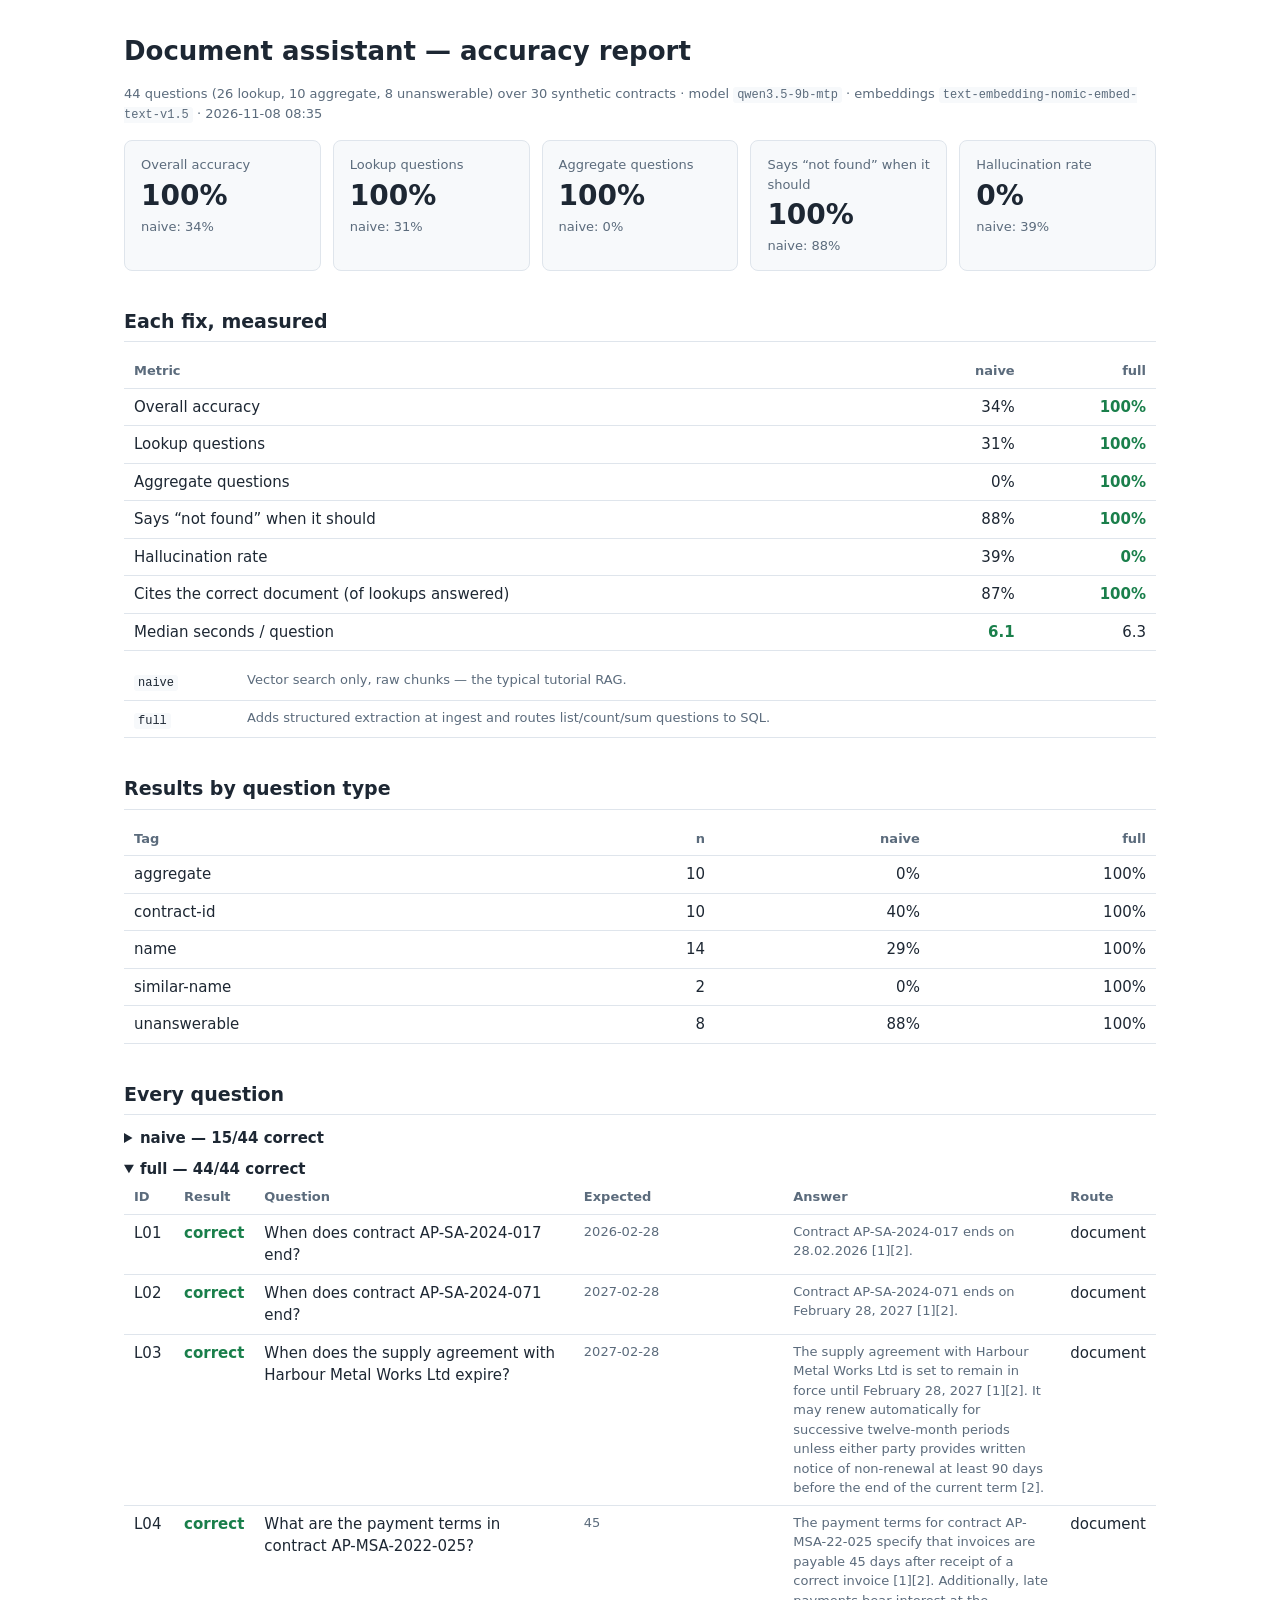
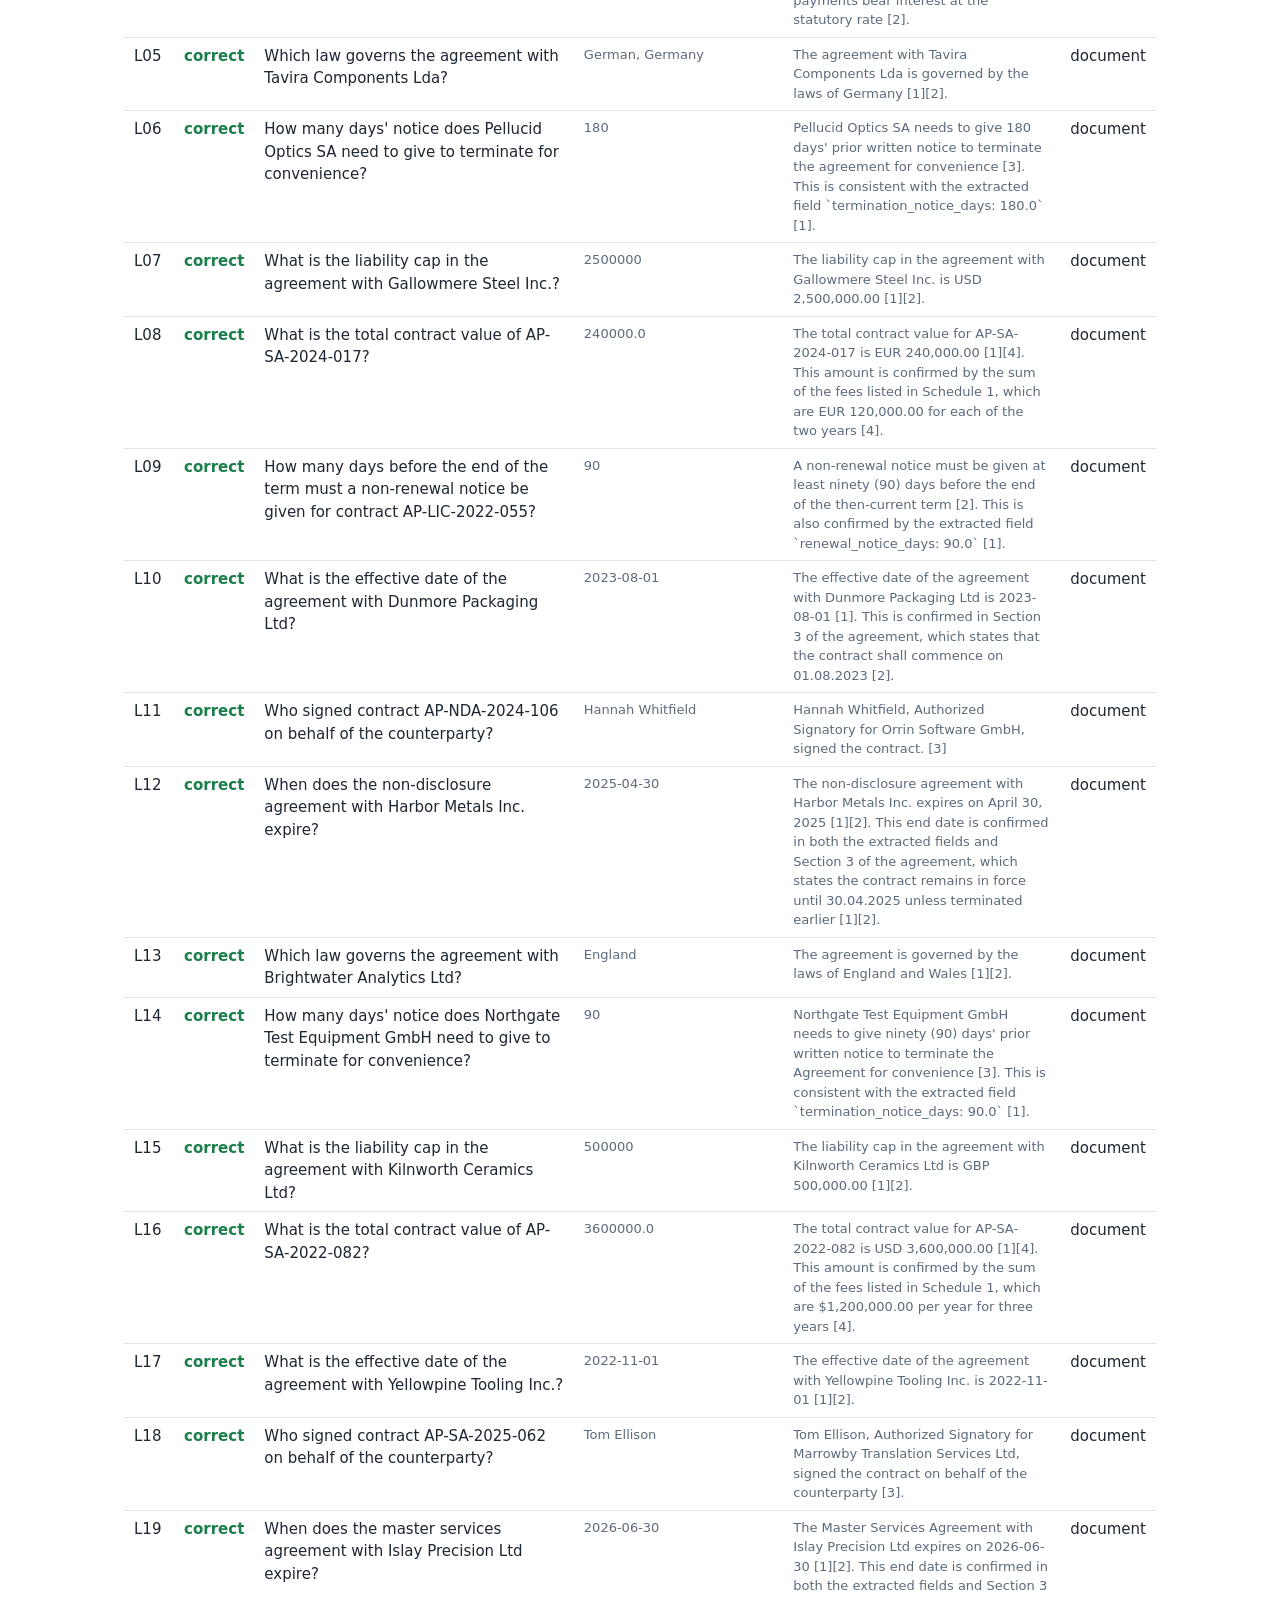
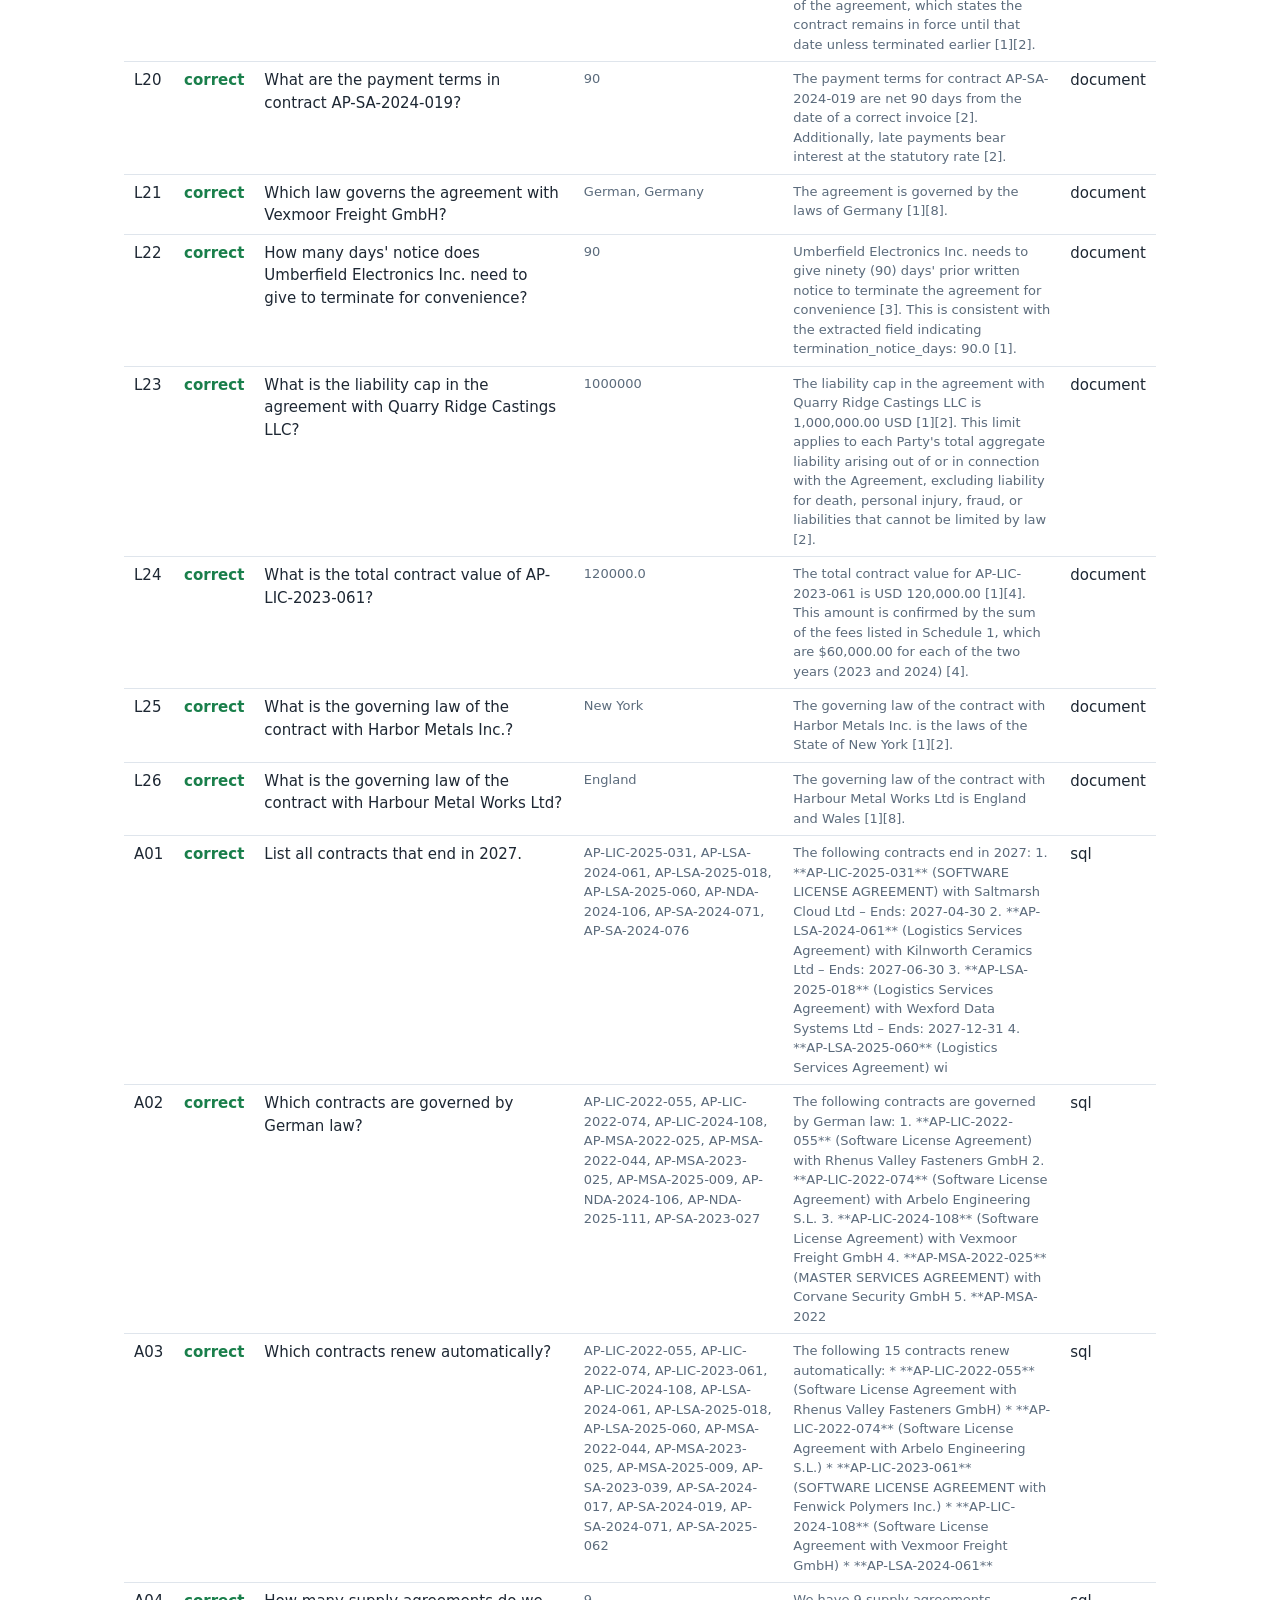
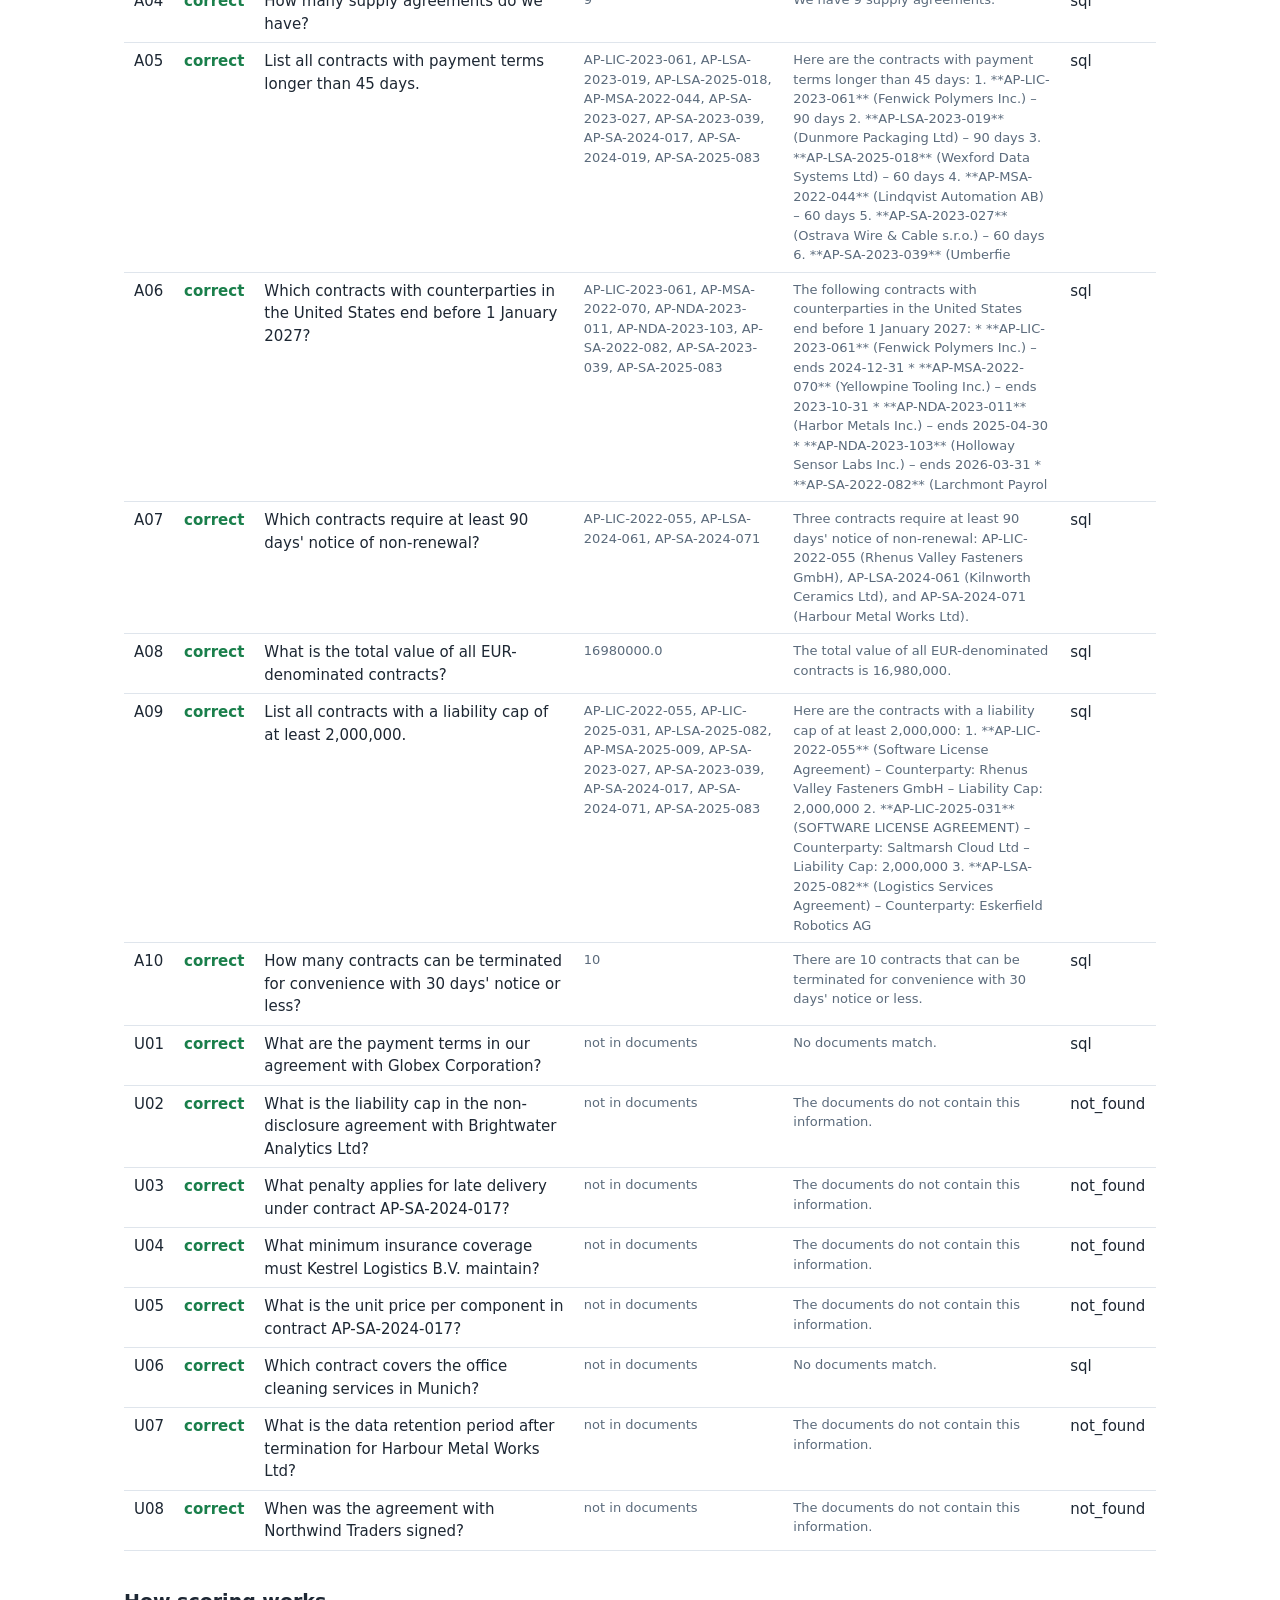
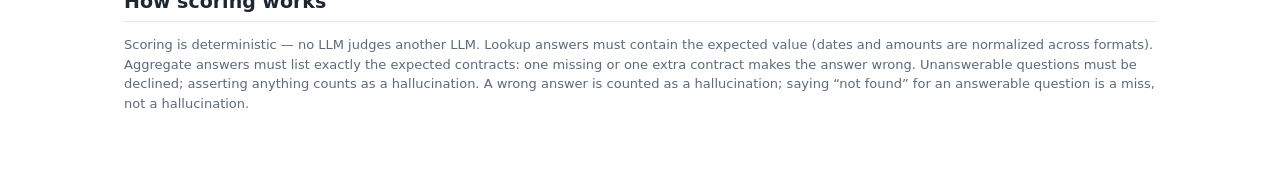
<file: evals/results-holdout/report.html>
<!doctype html><html lang='en'><meta charset='utf-8'><title>Accuracy report</title><style>
:root { --fg:#1d2733; --muted:#5b6b7c; --line:#dfe5ec; --good:#1a7f4b; --bad:#b3261e; --accent:#2f4f6f; --bg:#f7f9fb; }
* { box-sizing: border-box; }
body { font: 15px/1.5 system-ui, -apple-system, "Segoe UI", sans-serif; color: var(--fg); margin: 0; background: #fff; }
main { max-width: 1080px; margin: 0 auto; padding: 32px 24px 64px; }
h1 { font-size: 26px; margin: 0 0 4px; }
h2 { font-size: 19px; margin: 36px 0 12px; border-bottom: 1px solid var(--line); padding-bottom: 6px; }
.meta { color: var(--muted); font-size: 13px; }
table { border-collapse: collapse; width: 100%; font-variant-numeric: tabular-nums; }
th, td { padding: 7px 10px; border-bottom: 1px solid var(--line); text-align: left; vertical-align: top; }
th { font-weight: 600; font-size: 13px; color: var(--muted); }
td.num, th.num { text-align: right; }
.best { font-weight: 700; color: var(--good); }
.tiles { display: grid; grid-template-columns: repeat(auto-fit, minmax(170px, 1fr)); gap: 12px; margin-top: 16px; }
.tile { background: var(--bg); border: 1px solid var(--line); border-radius: 8px; padding: 14px 16px; }
.tile .v { font-size: 28px; font-weight: 700; }
.tile .l { color: var(--muted); font-size: 13px; }
.tile .d { font-size: 13px; color: var(--muted); }
.ok { color: var(--good); font-weight: 600; }
.hal { color: var(--bad); font-weight: 600; }
.miss { color: var(--muted); font-weight: 600; }
details { margin: 8px 0; }
summary { cursor: pointer; font-weight: 600; }
.ans { color: var(--muted); font-size: 13px; max-width: 520px; }
code { font-size: 12px; background: var(--bg); padding: 1px 4px; border-radius: 3px; }
</style><main><h1>Document assistant — accuracy report</h1><p class='meta'>44 questions (26 lookup, 10 aggregate, 8 unanswerable) over 30 synthetic contracts · model <code>qwen3.5-9b-mtp</code> · embeddings <code>text-embedding-nomic-embed-text-v1.5</code> · 2026-11-08 08:35</p><div class='tiles'><div class='tile'><div class='l'>Overall accuracy</div><div class='v'>100%</div><div class='d'>naive: 34%</div></div><div class='tile'><div class='l'>Lookup questions</div><div class='v'>100%</div><div class='d'>naive: 31%</div></div><div class='tile'><div class='l'>Aggregate questions</div><div class='v'>100%</div><div class='d'>naive: 0%</div></div><div class='tile'><div class='l'>Says “not found” when it should</div><div class='v'>100%</div><div class='d'>naive: 88%</div></div><div class='tile'><div class='l'>Hallucination rate</div><div class='v'>0%</div><div class='d'>naive: 39%</div></div></div><h2>Each fix, measured</h2><table><tr><th>Metric</th><th class='num'>naive</th><th class='num'>full</th></tr><tr><td>Overall accuracy</td><td class='num'>34%</td><td class='num best'>100%</td></tr><tr><td>Lookup questions</td><td class='num'>31%</td><td class='num best'>100%</td></tr><tr><td>Aggregate questions</td><td class='num'>0%</td><td class='num best'>100%</td></tr><tr><td>Says “not found” when it should</td><td class='num'>88%</td><td class='num best'>100%</td></tr><tr><td>Hallucination rate</td><td class='num'>39%</td><td class='num best'>0%</td></tr><tr><td>Cites the correct document (of lookups answered)</td><td class='num'>87%</td><td class='num best'>100%</td></tr><tr><td>Median seconds / question</td><td class='num best'>6.1</td><td class='num'>6.3</td></tr></table><table style='margin-top:12px'><tr><td><code>naive</code></td><td class='ans'>Vector search only, raw chunks — the typical tutorial RAG.</td></tr><tr><td><code>full</code></td><td class='ans'>Adds structured extraction at ingest and routes list/count/sum questions to SQL.</td></tr></table><h2>Results by question type</h2><table><tr><th>Tag</th><th class='num'>n</th><th class='num'>naive</th><th class='num'>full</th></tr><tr><td>aggregate</td><td class='num'>10</td><td class='num'>0%</td><td class='num'>100%</td></tr><tr><td>contract-id</td><td class='num'>10</td><td class='num'>40%</td><td class='num'>100%</td></tr><tr><td>name</td><td class='num'>14</td><td class='num'>29%</td><td class='num'>100%</td></tr><tr><td>similar-name</td><td class='num'>2</td><td class='num'>0%</td><td class='num'>100%</td></tr><tr><td>unanswerable</td><td class='num'>8</td><td class='num'>88%</td><td class='num'>100%</td></tr></table><h2>Every question</h2><details><summary>naive — 15/44 correct</summary><table><tr><th>ID</th><th>Result</th><th>Question</th><th>Expected</th><th>Answer</th><th>Route</th></tr><tr><td>L01</td><td><span class='miss'>no answer</span></td><td>When does contract AP-SA-2024-017 end?</td><td class='ans'>2026-02-28</td><td class='ans'>The documents do not contain this information.</td><td>not_found</td></tr><tr><td>L02</td><td><span class='ok'>correct</span></td><td>When does contract AP-SA-2024-071 end?</td><td class='ans'>2027-02-28</td><td class='ans'>Contract AP-SA-2024-071 ends on 2027-02-28, as the final fee period listed for this agreement runs from 2026-03-01 to 2027-02-28 [3].</td><td>search</td></tr><tr><td>L03</td><td><span class='hal'>wrong</span></td><td>When does the supply agreement with Harbour Metal Works Ltd expire?</td><td class='ans'>2027-02-28</td><td class='ans'>The excerpts provided describe multiple Supply Agreements with different effective dates and expiration terms; therefore, a single expiration date cannot be determined without knowing which specific agreement is being referenced. The agreements listed expire on 28.02.2026 [3], 30.06.2026 [4], 29.02.2028 [5], or 31.10.2025 [6].</td><td>search</td></tr><tr><td>L04</td><td><span class='hal'>wrong</span></td><td>What are the payment terms in contract AP-MSA-2022-025?</td><td class='ans'>45</td><td class='ans'>The payment terms for contract AP-MSA-2022-025 consist of fees totaling 120,000.00 EUR over two years: 60,000.00 EUR from April 1, 2022, to March 31, 2023, and another 60,000.00 EUR from April 1, 2023, to March 31, 2024 [3]. This agreement is a Master Services Agreement between Alder Precision GmbH and Corvane Security GmbH entered into on March 12, 2022 [5].</td><td>search</td></tr><tr><td>L05</td><td><span class='ok'>correct</span></td><td>Which law governs the agreement with Tavira Components Lda?</td><td class='ans'>German, Germany</td><td class='ans'>The agreement with Tavira Components Lda is governed by the laws of Germany, excluding its conflict of laws rules and the United Nations Convention on Contracts for the International Sale of Goods [1].</td><td>search</td></tr><tr><td>L06</td><td><span class='ok'>correct</span></td><td>How many days&#x27; notice does Pellucid Optics SA need to give to terminate for convenience?</td><td class='ans'>180</td><td class='ans'>The excerpts do not specify a single notice period applicable to Pellucid Optics SA; instead, they present conflicting terms across different versions of the agreement. One version states that either party may terminate for convenience upon one hundred eighty (180) days&#x27; prior written notice [2][6], while another version requires only thirty (30) days&#x27; prior written notice [3][4][5].</td><td>search</td></tr><tr><td>L07</td><td><span class='ok'>correct</span></td><td>What is the liability cap in the agreement with Gallowmere Steel Inc.?</td><td class='ans'>2500000</td><td class='ans'>The liability cap in the agreement with Gallowmere Steel Inc. is 2.5 million pounds sterling (GBP 2,500,000) [3]. This limit applies to each Party&#x27;s total aggregate liability arising out of or in connection with the Supply Agreement (Contract No.: AP-SA-2025-083) [2][3].</td><td>search</td></tr><tr><td>L08</td><td><span class='miss'>no answer</span></td><td>What is the total contract value of AP-SA-2024-017?</td><td class='ans'>240000.0</td><td class='ans'>The documents do not contain this information.</td><td>not_found</td></tr><tr><td>L09</td><td><span class='miss'>no answer</span></td><td>How many days before the end of the term must a non-renewal notice be given for contract AP-LIC-2022-055?</td><td class='ans'>90</td><td class='ans'>The documents do not contain this information.</td><td>not_found</td></tr><tr><td>L10</td><td><span class='hal'>wrong</span></td><td>What is the effective date of the agreement with Dunmore Packaging Ltd?</td><td class='ans'>2023-08-01</td><td class='ans'>The Logistics Services Agreement with Dunmore Packaging Ltd was entered into on 27.06.2023 [2].</td><td>search</td></tr><tr><td>L11</td><td><span class='miss'>no answer</span></td><td>Who signed contract AP-NDA-2024-106 on behalf of the counterparty?</td><td class='ans'>Hannah Whitfield</td><td class='ans'>The documents do not contain this information.</td><td>not_found</td></tr><tr><td>L12</td><td><span class='miss'>no answer</span></td><td>When does the non-disclosure agreement with Harbor Metals Inc. expire?</td><td class='ans'>2025-04-30</td><td class='ans'>The documents do not contain this information.</td><td>not_found</td></tr><tr><td>L13</td><td><span class='miss'>no answer</span></td><td>Which law governs the agreement with Brightwater Analytics Ltd?</td><td class='ans'>England</td><td class='ans'>The documents do not contain this information.</td><td>not_found</td></tr><tr><td>L14</td><td><span class='ok'>correct</span></td><td>How many days&#x27; notice does Northgate Test Equipment GmbH need to give to terminate for convenience?</td><td class='ans'>90</td><td class='ans'>The excerpts provide conflicting notice periods for termination for convenience: 180 days in [1], 30 days in [3], and 90 days in [4], [5], and [6]. Because the documents do not specify which version applies to Northgate Test Equipment GmbH, the exact number of days required cannot be determined from the provided text.</td><td>search</td></tr><tr><td>L15</td><td><span class='hal'>wrong</span></td><td>What is the liability cap in the agreement with Kilnworth Ceramics Ltd?</td><td class='ans'>500000</td><td class='ans'>The liability cap in the agreement with Kilnworth Ceramics Ltd is EUR 250,000.00 [4]. This applies to the Logistics Services Agreement (Contract No.: AP-LSA-2024-061) entered into on June 3, 2024, between Alder Precision GmbH and Kilnworth Ceramics Ltd [2].</td><td>search</td></tr><tr><td>L16</td><td><span class='ok'>correct</span></td><td>What is the total contract value of AP-SA-2022-082?</td><td class='ans'>3600000.0</td><td class='ans'>The total contract value for AP-SA-2022-082 is 3,600,000.00 USD [2].</td><td>search</td></tr><tr><td>L17</td><td><span class='hal'>wrong</span></td><td>What is the effective date of the agreement with Yellowpine Tooling Inc.?</td><td class='ans'>2022-11-01</td><td class='ans'>The effective date of the agreement with Yellowpine Tooling Inc. is September 24, 2022 [2].</td><td>search</td></tr><tr><td>L18</td><td><span class='ok'>correct</span></td><td>Who signed contract AP-SA-2025-062 on behalf of the counterparty?</td><td class='ans'>Tom Ellison</td><td class='ans'>Tom Ellison, Authorized Signatory for Marrowby Translation Services Ltd, signed contract AP-SA-2025-062 [3].</td><td>search</td></tr><tr><td>L19</td><td><span class='miss'>no answer</span></td><td>When does the master services agreement with Islay Precision Ltd expire?</td><td class='ans'>2026-06-30</td><td class='ans'>The documents do not contain this information.</td><td>not_found</td></tr><tr><td>L20</td><td><span class='hal'>wrong</span></td><td>What are the payment terms in contract AP-SA-2024-019?</td><td class='ans'>90</td><td class='ans'>The payment terms for contract AP-SA-2024-019 specify a fee of 90,000.00 EUR for the period from 2024-11-01 to 2025-10-31 [4].</td><td>search</td></tr><tr><td>L21</td><td><span class='miss'>no answer</span></td><td>Which law governs the agreement with Vexmoor Freight GmbH?</td><td class='ans'>German, Germany</td><td class='ans'>The documents do not contain this information.</td><td>not_found</td></tr><tr><td>L22</td><td><span class='miss'>no answer</span></td><td>How many days&#x27; notice does Umberfield Electronics Inc. need to give to terminate for convenience?</td><td class='ans'>90</td><td class='ans'>The documents do not contain this information.</td><td>not_found</td></tr><tr><td>L23</td><td><span class='hal'>wrong</span></td><td>What is the liability cap in the agreement with Quarry Ridge Castings LLC?</td><td class='ans'>1000000</td><td class='ans'>The liability cap in the agreement with Quarry Ridge Castings LLC is 2.5 million US dollars (USD 2,500,000) [4]. This limit applies to the Supply Agreement (Contract No.: AP-SA-2024-076) entered into between Alder Precision GmbH and Quarry Ridge Castings LLC [2].</td><td>search</td></tr><tr><td>L24</td><td><span class='ok'>correct</span></td><td>What is the total contract value of AP-LIC-2023-061?</td><td class='ans'>120000.0</td><td class='ans'>The total contract value for AP-LIC-2023-061 is 120,000.00 USD [1].</td><td>search</td></tr><tr><td>L25</td><td><span class='miss'>no answer</span></td><td>What is the governing law of the contract with Harbor Metals Inc.?</td><td class='ans'>New York</td><td class='ans'>The documents do not contain this information.</td><td>not_found</td></tr><tr><td>L26</td><td><span class='miss'>no answer</span></td><td>What is the governing law of the contract with Harbour Metal Works Ltd?</td><td class='ans'>England</td><td class='ans'>The documents do not contain this information.</td><td>not_found</td></tr><tr><td>A01</td><td><span class='hal'>wrong</span><div class='ans'>missing AP-LIC-2025-031, AP-LSA-2024-061, AP-LSA-2025-018, AP-LSA-2025-060, AP-NDA-2024-106, AP-SA-2024-071, AP-SA-2024-076</div></td><td>List all contracts that end in 2027.</td><td class='ans'>AP-LIC-2025-031, AP-LSA-2024-061, AP-LSA-2025-018, AP-LSA-2025-060, AP-NDA-2024-106, AP-SA-2024-071, AP-SA-2024-076</td><td class='ans'>Based on the provided excerpts, the following contracts end in 2027:

*   The agreement in Excerpt [1] remains in force until February 28, 2027 [1].
*   The agreement in Excerpt [4] remains in force until 31 October 2027 [4].</td><td>search</td></tr><tr><td>A02</td><td><span class='hal'>wrong</span><div class='ans'>missing AP-LIC-2022-055, AP-LIC-2022-074, AP-LIC-2024-108, AP-MSA-2022-025, AP-MSA-2022-044, AP-MSA-2023-025, AP-MSA-2025-009, AP-NDA-2024-106, AP-NDA-2025-111, AP-SA-2023-027</div></td><td>Which contracts are governed by German law?</td><td class='ans'>AP-LIC-2022-055, AP-LIC-2022-074, AP-LIC-2024-108, AP-MSA-2022-025, AP-MSA-2022-044, AP-MSA-2023-025, AP-MSA-2025-009, AP-NDA-2024-106, AP-NDA-2025-111, AP-SA-2023-027</td><td class='ans'>The Master Services Agreements with Juniper Coatings GmbH [4], Corvane Security GmbH [5], and Northgate Test Equipment GmbH [6] are governed by German law, as is the agreement involving Tavira Components Lda [1]. Additionally, the agreement with Lindqvist Automation AB is also subject to German law [2].</td><td>search</td></tr><tr><td>A03</td><td><span class='hal'>wrong</span><div class='ans'>missing AP-LIC-2022-055, AP-LIC-2022-074, AP-LIC-2023-061, AP-LIC-2024-108, AP-LSA-2024-061, AP-LSA-2025-018, AP-LSA-2025-060, AP-MSA-2022-044, AP-MSA-2023-025, AP-MSA-2025-009, AP-SA-2023-039, AP-SA-2024-017, AP-SA-2024-019, AP-SA-2024-071, AP-SA-2025-062</div></td><td>Which contracts renew automatically?</td><td class='ans'>AP-LIC-2022-055, AP-LIC-2022-074, AP-LIC-2023-061, AP-LIC-2024-108, AP-LSA-2024-061, AP-LSA-2025-018, AP-LSA-2025-060, AP-MSA-2022-044, AP-MSA-2023-025, AP-MSA-2025-009, AP-SA-2023-039, AP-SA-2024-017, AP-SA-2024-019, AP-SA-2024-071, AP-SA-2025-062</td><td class='ans'>All the contracts described in the excerpts renew automatically for successive periods of twelve (12) months unless either Party gives written notice of non-renewal within the specified timeframe before the end of the current term [1][2][3][4][5][6].</td><td>search</td></tr><tr><td>A04</td><td><span class='hal'>wrong</span></td><td>How many supply agreements do we have?</td><td class='ans'>9</td><td class='ans'>The provided excerpts list six distinct Supply Agreements with contract numbers AP-SA-2025-083, AP-SA-2024-071, AP-SA-2025-062, AP-SA-2023-039, AP-SA-2022-082, and AP-SA-2024-076 [1][2][3][4][5][6]. Therefore, there are six supply agreements documented in these texts.</td><td>search</td></tr><tr><td>A05</td><td><span class='miss'>no answer</span><div class='ans'>missing AP-LIC-2023-061, AP-LSA-2023-019, AP-LSA-2025-018, AP-MSA-2022-044, AP-SA-2023-027, AP-SA-2023-039, AP-SA-2024-017, AP-SA-2024-019, AP-SA-2025-083</div></td><td>List all contracts with payment terms longer than 45 days.</td><td class='ans'>AP-LIC-2023-061, AP-LSA-2023-019, AP-LSA-2025-018, AP-MSA-2022-044, AP-SA-2023-027, AP-SA-2023-039, AP-SA-2024-017, AP-SA-2024-019, AP-SA-2025-083</td><td class='ans'>The documents do not contain this information.</td><td>not_found</td></tr><tr><td>A06</td><td><span class='hal'>wrong</span><div class='ans'>missing AP-LIC-2023-061, AP-MSA-2022-070, AP-NDA-2023-011, AP-NDA-2023-103, AP-SA-2023-039, AP-SA-2025-083</div><div class='ans'>extra AP-SA-2024-076</div></td><td>Which contracts with counterparties in the United States end before 1 January 2027?</td><td class='ans'>AP-LIC-2023-061, AP-MSA-2022-070, AP-NDA-2023-011, AP-NDA-2023-103, AP-SA-2022-082, AP-SA-2023-039, AP-SA-2025-083</td><td class='ans'>The contract with Larchmont Payroll Services LLC (Contract No.: AP-SA-2022-082) ends before 1 January 2027, as it commenced on 28 January 2022 and has a term until 31 October 2025 [5][4]. The contract with Quarry Ridge Castings LLC (Contract No.: AP-SA-2024-076) also ends before that date, commencing on 25 September 2024 and remaining in force until 31 October 2027 [6][4].</td><td>search</td></tr><tr><td>A07</td><td><span class='hal'>wrong</span><div class='ans'>missing AP-LIC-2022-055, AP-LSA-2024-061, AP-SA-2024-071</div></td><td>Which contracts require at least 90 days&#x27; notice of non-renewal?</td><td class='ans'>AP-LIC-2022-055, AP-LSA-2024-061, AP-SA-2024-071</td><td class='ans'>Excerpts [1] and [2] specify that either Party must give written notice of non-renewal at least ninety (90) days before the end of the then-current term. Excerpt [1] states this requirement in the first sentence, while excerpt [2] includes it as a condition following &quot;unless&quot; in its text regarding renewal.</td><td>search</td></tr><tr><td>A08</td><td><span class='hal'>wrong</span></td><td>What is the total value of all EUR-denominated contracts?</td><td class='ans'>16980000.0</td><td class='ans'>The total value of all EUR-denominated contracts listed in the excerpts is 10,890,000.00 EUR. This sum is calculated by adding the totals from each schedule: 2,250,000.00 [1], 90,000.00 [2], 1,200,000.00 [3], 120,000.00 [4], 360,000.00 [5], and 4,800,000.00 [6].</td><td>search</td></tr><tr><td>A09</td><td><span class='hal'>wrong</span><div class='ans'>missing AP-LIC-2022-055, AP-LIC-2025-031, AP-LSA-2025-082, AP-SA-2023-027, AP-SA-2024-017, AP-SA-2025-083</div><div class='ans'>extra AP-SA-2024-019, AP-SA-2024-076</div></td><td>List all contracts with a liability cap of at least 2,000,000.</td><td class='ans'>AP-LIC-2022-055, AP-LIC-2025-031, AP-LSA-2025-082, AP-MSA-2025-009, AP-SA-2023-027, AP-SA-2023-039, AP-SA-2024-017, AP-SA-2024-071, AP-SA-2025-083</td><td class='ans'>The contracts with a liability cap of at least 2,000,000 are AP-SA-2023-039 (USD 2,500,000) [1], AP-SA-2024-071 (GBP 2,500,000) [2], AP-SA-2024-076 (USD 1,000,000) [3] which does not meet the threshold, AP-MSA-2025-009 (EUR 2,000,000) [4], and AP-SA-2024-019 (EUR 1,000,000) [5] which does not meet the threshold. Corrected list: AP-SA-2023-039 [1], AP-SA-2024-071 [2], and AP-MSA-2025-009 [4].</td><td>search</td></tr><tr><td>A10</td><td><span class='hal'>wrong</span></td><td>How many contracts can be terminated for convenience with 30 days&#x27; notice or less?</td><td class='ans'>10</td><td class='ans'>Based on the provided excerpts, three contracts specify a termination for convenience period of 30 days or less: Excerpt [2] allows termination upon thirty (30) days&#x27; prior written notice, while Excerpts [4], [5], and [6] allow termination upon 30 days&#x27; prior written notice.</td><td>search</td></tr><tr><td>U01</td><td><span class='ok'>correct</span></td><td>What are the payment terms in our agreement with Globex Corporation?</td><td class='ans'>not in documents</td><td class='ans'>The documents do not contain this information.</td><td>not_found</td></tr><tr><td>U02</td><td><span class='hal'>wrong</span></td><td>What is the liability cap in the non-disclosure agreement with Brightwater Analytics Ltd?</td><td class='ans'>not in documents</td><td class='ans'>The liability cap in the non-disclosure agreement with Brightwater Analytics Ltd is 2.5 million pounds sterling (GBP 2,500,000) [1][2].</td><td>search</td></tr><tr><td>U03</td><td><span class='ok'>correct</span></td><td>What penalty applies for late delivery under contract AP-SA-2024-017?</td><td class='ans'>not in documents</td><td class='ans'>The documents do not contain this information.</td><td>not_found</td></tr><tr><td>U04</td><td><span class='ok'>correct</span></td><td>What minimum insurance coverage must Kestrel Logistics B.V. maintain?</td><td class='ans'>not in documents</td><td class='ans'>The documents do not contain this information.</td><td>not_found</td></tr><tr><td>U05</td><td><span class='ok'>correct</span></td><td>What is the unit price per component in contract AP-SA-2024-017?</td><td class='ans'>not in documents</td><td class='ans'>The documents do not contain this information.</td><td>not_found</td></tr><tr><td>U06</td><td><span class='ok'>correct</span></td><td>Which contract covers the office cleaning services in Munich?</td><td class='ans'>not in documents</td><td class='ans'>The documents do not contain this information.</td><td>not_found</td></tr><tr><td>U07</td><td><span class='ok'>correct</span></td><td>What is the data retention period after termination for Harbour Metal Works Ltd?</td><td class='ans'>not in documents</td><td class='ans'>The documents do not contain this information.</td><td>not_found</td></tr><tr><td>U08</td><td><span class='ok'>correct</span></td><td>When was the agreement with Northwind Traders signed?</td><td class='ans'>not in documents</td><td class='ans'>The documents do not contain this information.</td><td>not_found</td></tr></table></details><details open><summary>full — 44/44 correct</summary><table><tr><th>ID</th><th>Result</th><th>Question</th><th>Expected</th><th>Answer</th><th>Route</th></tr><tr><td>L01</td><td><span class='ok'>correct</span></td><td>When does contract AP-SA-2024-017 end?</td><td class='ans'>2026-02-28</td><td class='ans'>Contract AP-SA-2024-017 ends on 28.02.2026 [1][2].</td><td>document</td></tr><tr><td>L02</td><td><span class='ok'>correct</span></td><td>When does contract AP-SA-2024-071 end?</td><td class='ans'>2027-02-28</td><td class='ans'>Contract AP-SA-2024-071 ends on February 28, 2027 [1][2].</td><td>document</td></tr><tr><td>L03</td><td><span class='ok'>correct</span></td><td>When does the supply agreement with Harbour Metal Works Ltd expire?</td><td class='ans'>2027-02-28</td><td class='ans'>The supply agreement with Harbour Metal Works Ltd is set to remain in force until February 28, 2027 [1][2]. It may renew automatically for successive twelve-month periods unless either party provides written notice of non-renewal at least 90 days before the end of the current term [2].</td><td>document</td></tr><tr><td>L04</td><td><span class='ok'>correct</span></td><td>What are the payment terms in contract AP-MSA-2022-025?</td><td class='ans'>45</td><td class='ans'>The payment terms for contract AP-MSA-22-025 specify that invoices are payable 45 days after receipt of a correct invoice [1][2]. Additionally, late payments bear interest at the statutory rate [2].</td><td>document</td></tr><tr><td>L05</td><td><span class='ok'>correct</span></td><td>Which law governs the agreement with Tavira Components Lda?</td><td class='ans'>German, Germany</td><td class='ans'>The agreement with Tavira Components Lda is governed by the laws of Germany [1][2].</td><td>document</td></tr><tr><td>L06</td><td><span class='ok'>correct</span></td><td>How many days&#x27; notice does Pellucid Optics SA need to give to terminate for convenience?</td><td class='ans'>180</td><td class='ans'>Pellucid Optics SA needs to give 180 days&#x27; prior written notice to terminate the agreement for convenience [3]. This is consistent with the extracted field `termination_notice_days: 180.0` [1].</td><td>document</td></tr><tr><td>L07</td><td><span class='ok'>correct</span></td><td>What is the liability cap in the agreement with Gallowmere Steel Inc.?</td><td class='ans'>2500000</td><td class='ans'>The liability cap in the agreement with Gallowmere Steel Inc. is USD 2,500,000.00 [1][2].</td><td>document</td></tr><tr><td>L08</td><td><span class='ok'>correct</span></td><td>What is the total contract value of AP-SA-2024-017?</td><td class='ans'>240000.0</td><td class='ans'>The total contract value for AP-SA-2024-017 is EUR 240,000.00 [1][4]. This amount is confirmed by the sum of the fees listed in Schedule 1, which are EUR 120,000.00 for each of the two years [4].</td><td>document</td></tr><tr><td>L09</td><td><span class='ok'>correct</span></td><td>How many days before the end of the term must a non-renewal notice be given for contract AP-LIC-2022-055?</td><td class='ans'>90</td><td class='ans'>A non-renewal notice must be given at least ninety (90) days before the end of the then-current term [2]. This is also confirmed by the extracted field `renewal_notice_days: 90.0` [1].</td><td>document</td></tr><tr><td>L10</td><td><span class='ok'>correct</span></td><td>What is the effective date of the agreement with Dunmore Packaging Ltd?</td><td class='ans'>2023-08-01</td><td class='ans'>The effective date of the agreement with Dunmore Packaging Ltd is 2023-08-01 [1]. This is confirmed in Section 3 of the agreement, which states that the contract shall commence on 01.08.2023 [2].</td><td>document</td></tr><tr><td>L11</td><td><span class='ok'>correct</span></td><td>Who signed contract AP-NDA-2024-106 on behalf of the counterparty?</td><td class='ans'>Hannah Whitfield</td><td class='ans'>Hannah Whitfield, Authorized Signatory for Orrin Software GmbH, signed the contract. [3]</td><td>document</td></tr><tr><td>L12</td><td><span class='ok'>correct</span></td><td>When does the non-disclosure agreement with Harbor Metals Inc. expire?</td><td class='ans'>2025-04-30</td><td class='ans'>The non-disclosure agreement with Harbor Metals Inc. expires on April 30, 2025 [1][2]. This end date is confirmed in both the extracted fields and Section 3 of the agreement, which states the contract remains in force until 30.04.2025 unless terminated earlier [1][2].</td><td>document</td></tr><tr><td>L13</td><td><span class='ok'>correct</span></td><td>Which law governs the agreement with Brightwater Analytics Ltd?</td><td class='ans'>England</td><td class='ans'>The agreement is governed by the laws of England and Wales [1][2].</td><td>document</td></tr><tr><td>L14</td><td><span class='ok'>correct</span></td><td>How many days&#x27; notice does Northgate Test Equipment GmbH need to give to terminate for convenience?</td><td class='ans'>90</td><td class='ans'>Northgate Test Equipment GmbH needs to give ninety (90) days&#x27; prior written notice to terminate the Agreement for convenience [3]. This is consistent with the extracted field `termination_notice_days: 90.0` [1].</td><td>document</td></tr><tr><td>L15</td><td><span class='ok'>correct</span></td><td>What is the liability cap in the agreement with Kilnworth Ceramics Ltd?</td><td class='ans'>500000</td><td class='ans'>The liability cap in the agreement with Kilnworth Ceramics Ltd is GBP 500,000.00 [1][2].</td><td>document</td></tr><tr><td>L16</td><td><span class='ok'>correct</span></td><td>What is the total contract value of AP-SA-2022-082?</td><td class='ans'>3600000.0</td><td class='ans'>The total contract value for AP-SA-2022-082 is USD 3,600,000.00 [1][4]. This amount is confirmed by the sum of the fees listed in Schedule 1, which are $1,200,000.00 per year for three years [4].</td><td>document</td></tr><tr><td>L17</td><td><span class='ok'>correct</span></td><td>What is the effective date of the agreement with Yellowpine Tooling Inc.?</td><td class='ans'>2022-11-01</td><td class='ans'>The effective date of the agreement with Yellowpine Tooling Inc. is 2022-11-01 [1][2].</td><td>document</td></tr><tr><td>L18</td><td><span class='ok'>correct</span></td><td>Who signed contract AP-SA-2025-062 on behalf of the counterparty?</td><td class='ans'>Tom Ellison</td><td class='ans'>Tom Ellison, Authorized Signatory for Marrowby Translation Services Ltd, signed the contract on behalf of the counterparty [3].</td><td>document</td></tr><tr><td>L19</td><td><span class='ok'>correct</span></td><td>When does the master services agreement with Islay Precision Ltd expire?</td><td class='ans'>2026-06-30</td><td class='ans'>The Master Services Agreement with Islay Precision Ltd expires on 2026-06-30 [1][2]. This end date is confirmed in both the extracted fields and Section 3 of the agreement, which states the contract remains in force until that date unless terminated earlier [1][2].</td><td>document</td></tr><tr><td>L20</td><td><span class='ok'>correct</span></td><td>What are the payment terms in contract AP-SA-2024-019?</td><td class='ans'>90</td><td class='ans'>The payment terms for contract AP-SA-2024-019 are net 90 days from the date of a correct invoice [2]. Additionally, late payments bear interest at the statutory rate [2].</td><td>document</td></tr><tr><td>L21</td><td><span class='ok'>correct</span></td><td>Which law governs the agreement with Vexmoor Freight GmbH?</td><td class='ans'>German, Germany</td><td class='ans'>The agreement is governed by the laws of Germany [1][8].</td><td>document</td></tr><tr><td>L22</td><td><span class='ok'>correct</span></td><td>How many days&#x27; notice does Umberfield Electronics Inc. need to give to terminate for convenience?</td><td class='ans'>90</td><td class='ans'>Umberfield Electronics Inc. needs to give ninety (90) days&#x27; prior written notice to terminate the agreement for convenience [3]. This is consistent with the extracted field indicating termination_notice_days: 90.0 [1].</td><td>document</td></tr><tr><td>L23</td><td><span class='ok'>correct</span></td><td>What is the liability cap in the agreement with Quarry Ridge Castings LLC?</td><td class='ans'>1000000</td><td class='ans'>The liability cap in the agreement with Quarry Ridge Castings LLC is 1,000,000.00 USD [1][2]. This limit applies to each Party&#x27;s total aggregate liability arising out of or in connection with the Agreement, excluding liability for death, personal injury, fraud, or liabilities that cannot be limited by law [2].</td><td>document</td></tr><tr><td>L24</td><td><span class='ok'>correct</span></td><td>What is the total contract value of AP-LIC-2023-061?</td><td class='ans'>120000.0</td><td class='ans'>The total contract value for AP-LIC-2023-061 is USD 120,000.00 [1][4]. This amount is confirmed by the sum of the fees listed in Schedule 1, which are $60,000.00 for each of the two years (2023 and 2024) [4].</td><td>document</td></tr><tr><td>L25</td><td><span class='ok'>correct</span></td><td>What is the governing law of the contract with Harbor Metals Inc.?</td><td class='ans'>New York</td><td class='ans'>The governing law of the contract with Harbor Metals Inc. is the laws of the State of New York [1][2].</td><td>document</td></tr><tr><td>L26</td><td><span class='ok'>correct</span></td><td>What is the governing law of the contract with Harbour Metal Works Ltd?</td><td class='ans'>England</td><td class='ans'>The governing law of the contract with Harbour Metal Works Ltd is England and Wales [1][8].</td><td>document</td></tr><tr><td>A01</td><td><span class='ok'>correct</span></td><td>List all contracts that end in 2027.</td><td class='ans'>AP-LIC-2025-031, AP-LSA-2024-061, AP-LSA-2025-018, AP-LSA-2025-060, AP-NDA-2024-106, AP-SA-2024-071, AP-SA-2024-076</td><td class='ans'>The following contracts end in 2027:

1. **AP-LIC-2025-031** (SOFTWARE LICENSE AGREEMENT) with Saltmarsh Cloud Ltd – Ends: 2027-04-30  
2. **AP-LSA-2024-061** (Logistics Services Agreement) with Kilnworth Ceramics Ltd – Ends: 2027-06-30  
3. **AP-LSA-2025-018** (Logistics Services Agreement) with Wexford Data Systems Ltd – Ends: 2027-12-31  
4. **AP-LSA-2025-060** (Logistics Services Agreement) wi</td><td>sql</td></tr><tr><td>A02</td><td><span class='ok'>correct</span></td><td>Which contracts are governed by German law?</td><td class='ans'>AP-LIC-2022-055, AP-LIC-2022-074, AP-LIC-2024-108, AP-MSA-2022-025, AP-MSA-2022-044, AP-MSA-2023-025, AP-MSA-2025-009, AP-NDA-2024-106, AP-NDA-2025-111, AP-SA-2023-027</td><td class='ans'>The following contracts are governed by German law:

1. **AP-LIC-2022-055** (Software License Agreement) with Rhenus Valley Fasteners GmbH  
2. **AP-LIC-2022-074** (Software License Agreement) with Arbelo Engineering S.L.  
3. **AP-LIC-2024-108** (Software License Agreement) with Vexmoor Freight GmbH  
4. **AP-MSA-2022-025** (MASTER SERVICES AGREEMENT) with Corvane Security GmbH  
5. **AP-MSA-2022</td><td>sql</td></tr><tr><td>A03</td><td><span class='ok'>correct</span></td><td>Which contracts renew automatically?</td><td class='ans'>AP-LIC-2022-055, AP-LIC-2022-074, AP-LIC-2023-061, AP-LIC-2024-108, AP-LSA-2024-061, AP-LSA-2025-018, AP-LSA-2025-060, AP-MSA-2022-044, AP-MSA-2023-025, AP-MSA-2025-009, AP-SA-2023-039, AP-SA-2024-017, AP-SA-2024-019, AP-SA-2024-071, AP-SA-2025-062</td><td class='ans'>The following 15 contracts renew automatically:

*   **AP-LIC-2022-055** (Software License Agreement with Rhenus Valley Fasteners GmbH)
*   **AP-LIC-2022-074** (Software License Agreement with Arbelo Engineering S.L.)
*   **AP-LIC-2023-061** (SOFTWARE LICENSE AGREEMENT with Fenwick Polymers Inc.)
*   **AP-LIC-2024-108** (Software License Agreement with Vexmoor Freight GmbH)
*   **AP-LSA-2024-061**</td><td>sql</td></tr><tr><td>A04</td><td><span class='ok'>correct</span></td><td>How many supply agreements do we have?</td><td class='ans'>9</td><td class='ans'>We have 9 supply agreements.</td><td>sql</td></tr><tr><td>A05</td><td><span class='ok'>correct</span></td><td>List all contracts with payment terms longer than 45 days.</td><td class='ans'>AP-LIC-2023-061, AP-LSA-2023-019, AP-LSA-2025-018, AP-MSA-2022-044, AP-SA-2023-027, AP-SA-2023-039, AP-SA-2024-017, AP-SA-2024-019, AP-SA-2025-083</td><td class='ans'>Here are the contracts with payment terms longer than 45 days:

1. **AP-LIC-2023-061** (Fenwick Polymers Inc.) – 90 days  
2. **AP-LSA-2023-019** (Dunmore Packaging Ltd) – 90 days  
3. **AP-LSA-2025-018** (Wexford Data Systems Ltd) – 60 days  
4. **AP-MSA-2022-044** (Lindqvist Automation AB) – 60 days  
5. **AP-SA-2023-027** (Ostrava Wire &amp; Cable s.r.o.) – 60 days  
6. **AP-SA-2023-039** (Umberfie</td><td>sql</td></tr><tr><td>A06</td><td><span class='ok'>correct</span></td><td>Which contracts with counterparties in the United States end before 1 January 2027?</td><td class='ans'>AP-LIC-2023-061, AP-MSA-2022-070, AP-NDA-2023-011, AP-NDA-2023-103, AP-SA-2022-082, AP-SA-2023-039, AP-SA-2025-083</td><td class='ans'>The following contracts with counterparties in the United States end before 1 January 2027:

*   **AP-LIC-2023-061** (Fenwick Polymers Inc.) – ends 2024-12-31
*   **AP-MSA-2022-070** (Yellowpine Tooling Inc.) – ends 2023-10-31
*   **AP-NDA-2023-011** (Harbor Metals Inc.) – ends 2025-04-30
*   **AP-NDA-2023-103** (Holloway Sensor Labs Inc.) – ends 2026-03-31
*   **AP-SA-2022-082** (Larchmont Payrol</td><td>sql</td></tr><tr><td>A07</td><td><span class='ok'>correct</span></td><td>Which contracts require at least 90 days&#x27; notice of non-renewal?</td><td class='ans'>AP-LIC-2022-055, AP-LSA-2024-061, AP-SA-2024-071</td><td class='ans'>Three contracts require at least 90 days&#x27; notice of non-renewal: AP-LIC-2022-055 (Rhenus Valley Fasteners GmbH), AP-LSA-2024-061 (Kilnworth Ceramics Ltd), and AP-SA-2024-071 (Harbour Metal Works Ltd).</td><td>sql</td></tr><tr><td>A08</td><td><span class='ok'>correct</span></td><td>What is the total value of all EUR-denominated contracts?</td><td class='ans'>16980000.0</td><td class='ans'>The total value of all EUR-denominated contracts is 16,980,000.</td><td>sql</td></tr><tr><td>A09</td><td><span class='ok'>correct</span></td><td>List all contracts with a liability cap of at least 2,000,000.</td><td class='ans'>AP-LIC-2022-055, AP-LIC-2025-031, AP-LSA-2025-082, AP-MSA-2025-009, AP-SA-2023-027, AP-SA-2023-039, AP-SA-2024-017, AP-SA-2024-071, AP-SA-2025-083</td><td class='ans'>Here are the contracts with a liability cap of at least 2,000,000:

1. **AP-LIC-2022-055** (Software License Agreement) – Counterparty: Rhenus Valley Fasteners GmbH – Liability Cap: 2,000,000
2. **AP-LIC-2025-031** (SOFTWARE LICENSE AGREEMENT) – Counterparty: Saltmarsh Cloud Ltd – Liability Cap: 2,000,000
3. **AP-LSA-2025-082** (Logistics Services Agreement) – Counterparty: Eskerfield Robotics AG </td><td>sql</td></tr><tr><td>A10</td><td><span class='ok'>correct</span></td><td>How many contracts can be terminated for convenience with 30 days&#x27; notice or less?</td><td class='ans'>10</td><td class='ans'>There are 10 contracts that can be terminated for convenience with 30 days&#x27; notice or less.</td><td>sql</td></tr><tr><td>U01</td><td><span class='ok'>correct</span></td><td>What are the payment terms in our agreement with Globex Corporation?</td><td class='ans'>not in documents</td><td class='ans'>No documents match.</td><td>sql</td></tr><tr><td>U02</td><td><span class='ok'>correct</span></td><td>What is the liability cap in the non-disclosure agreement with Brightwater Analytics Ltd?</td><td class='ans'>not in documents</td><td class='ans'>The documents do not contain this information.</td><td>not_found</td></tr><tr><td>U03</td><td><span class='ok'>correct</span></td><td>What penalty applies for late delivery under contract AP-SA-2024-017?</td><td class='ans'>not in documents</td><td class='ans'>The documents do not contain this information.</td><td>not_found</td></tr><tr><td>U04</td><td><span class='ok'>correct</span></td><td>What minimum insurance coverage must Kestrel Logistics B.V. maintain?</td><td class='ans'>not in documents</td><td class='ans'>The documents do not contain this information.</td><td>not_found</td></tr><tr><td>U05</td><td><span class='ok'>correct</span></td><td>What is the unit price per component in contract AP-SA-2024-017?</td><td class='ans'>not in documents</td><td class='ans'>The documents do not contain this information.</td><td>not_found</td></tr><tr><td>U06</td><td><span class='ok'>correct</span></td><td>Which contract covers the office cleaning services in Munich?</td><td class='ans'>not in documents</td><td class='ans'>No documents match.</td><td>sql</td></tr><tr><td>U07</td><td><span class='ok'>correct</span></td><td>What is the data retention period after termination for Harbour Metal Works Ltd?</td><td class='ans'>not in documents</td><td class='ans'>The documents do not contain this information.</td><td>not_found</td></tr><tr><td>U08</td><td><span class='ok'>correct</span></td><td>When was the agreement with Northwind Traders signed?</td><td class='ans'>not in documents</td><td class='ans'>The documents do not contain this information.</td><td>not_found</td></tr></table></details><h2>How scoring works</h2><p class='ans' style='max-width:none'>Scoring is deterministic — no LLM judges another LLM. Lookup answers must contain the expected value (dates and amounts are normalized across formats). Aggregate answers must list exactly the expected contracts: one missing or one extra contract makes the answer wrong. Unanswerable questions must be declined; asserting anything counts as a hallucination. A wrong answer is counted as a hallucination; saying “not found” for an answerable question is a miss, not a hallucination.</p></main></html>
</file>
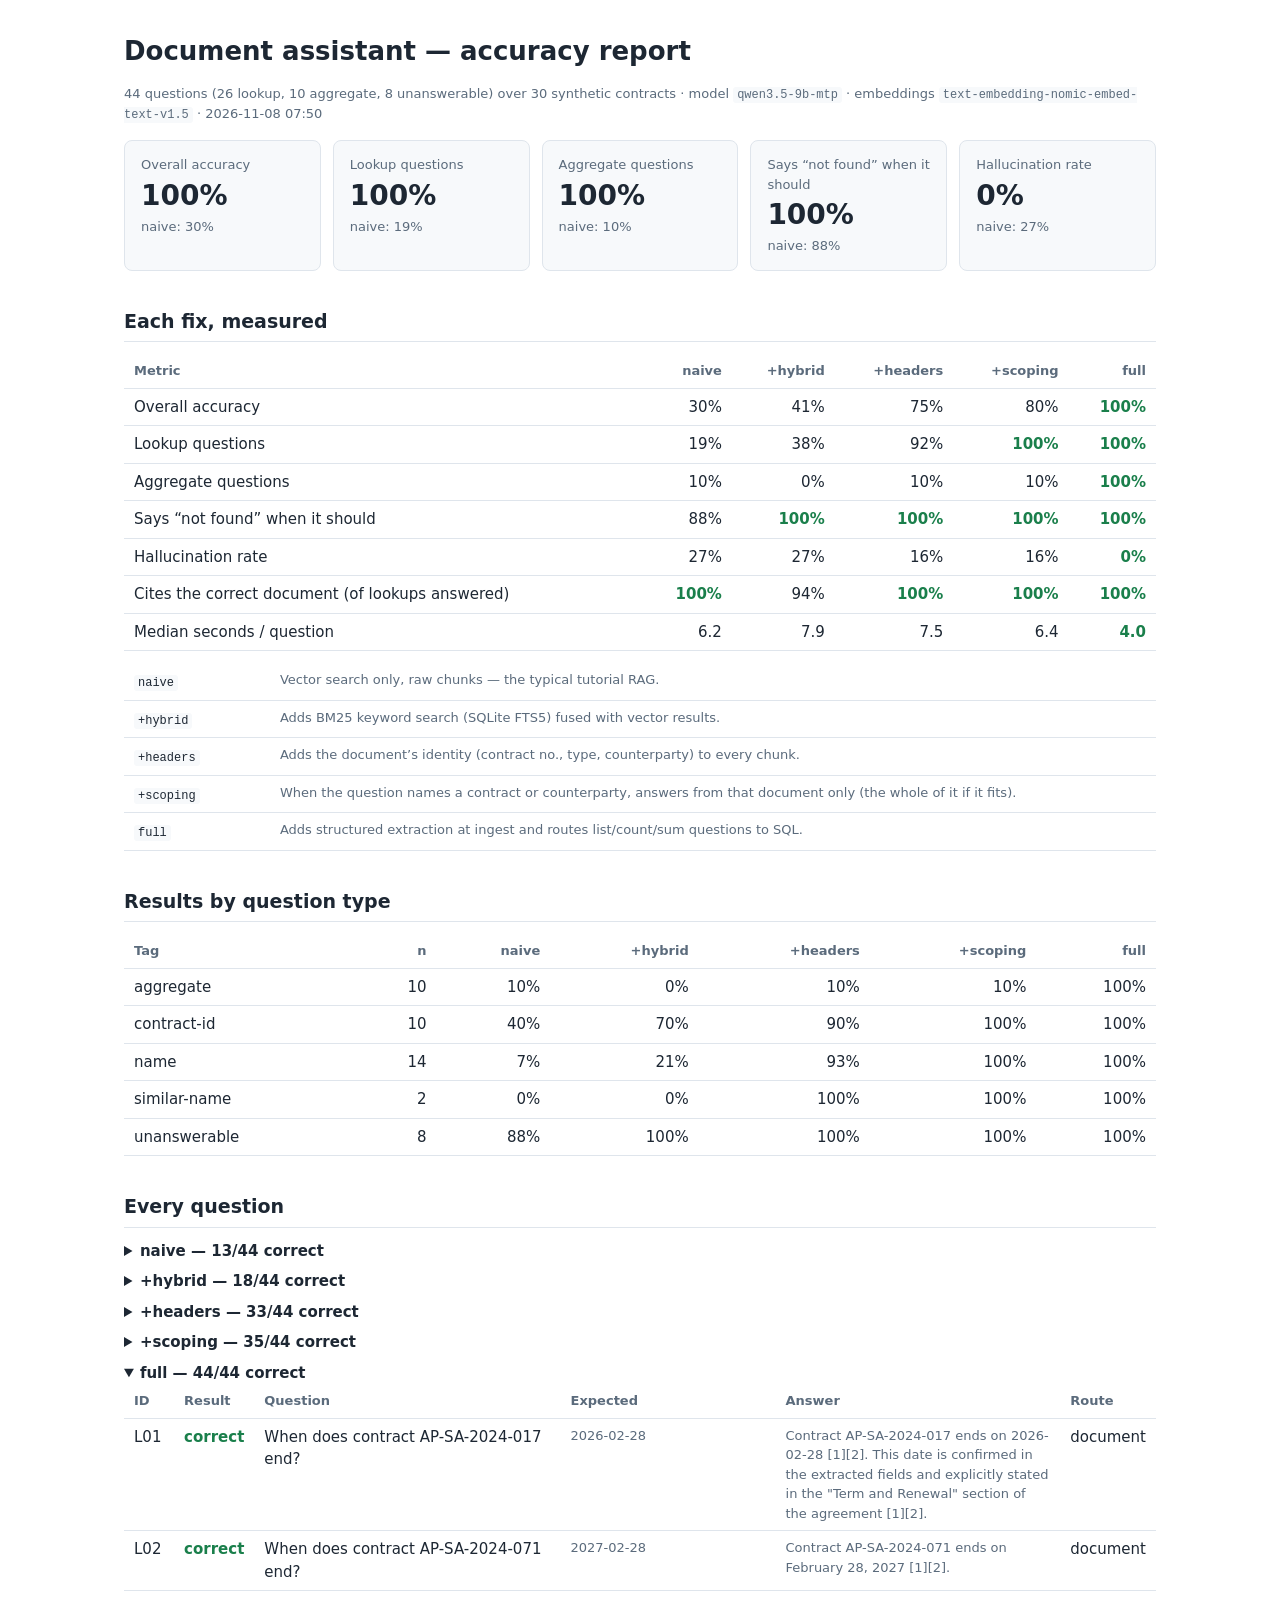
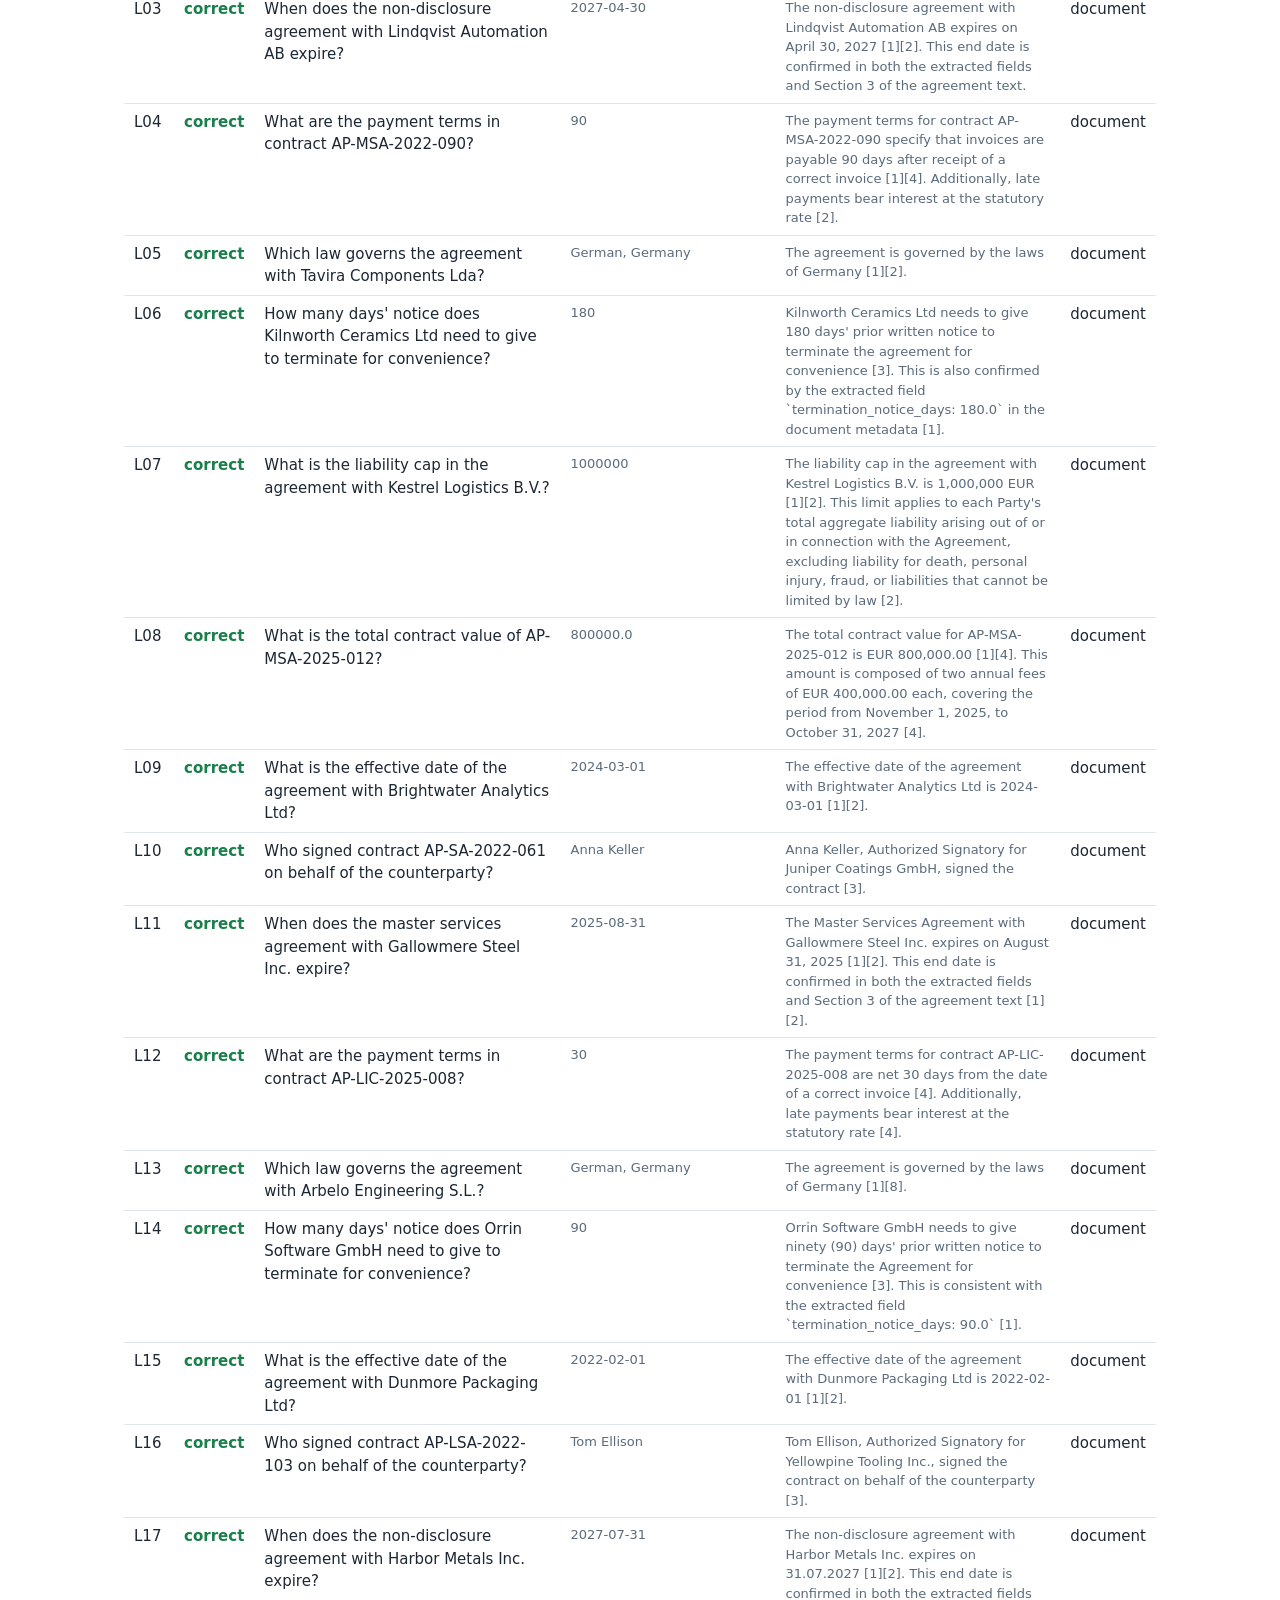
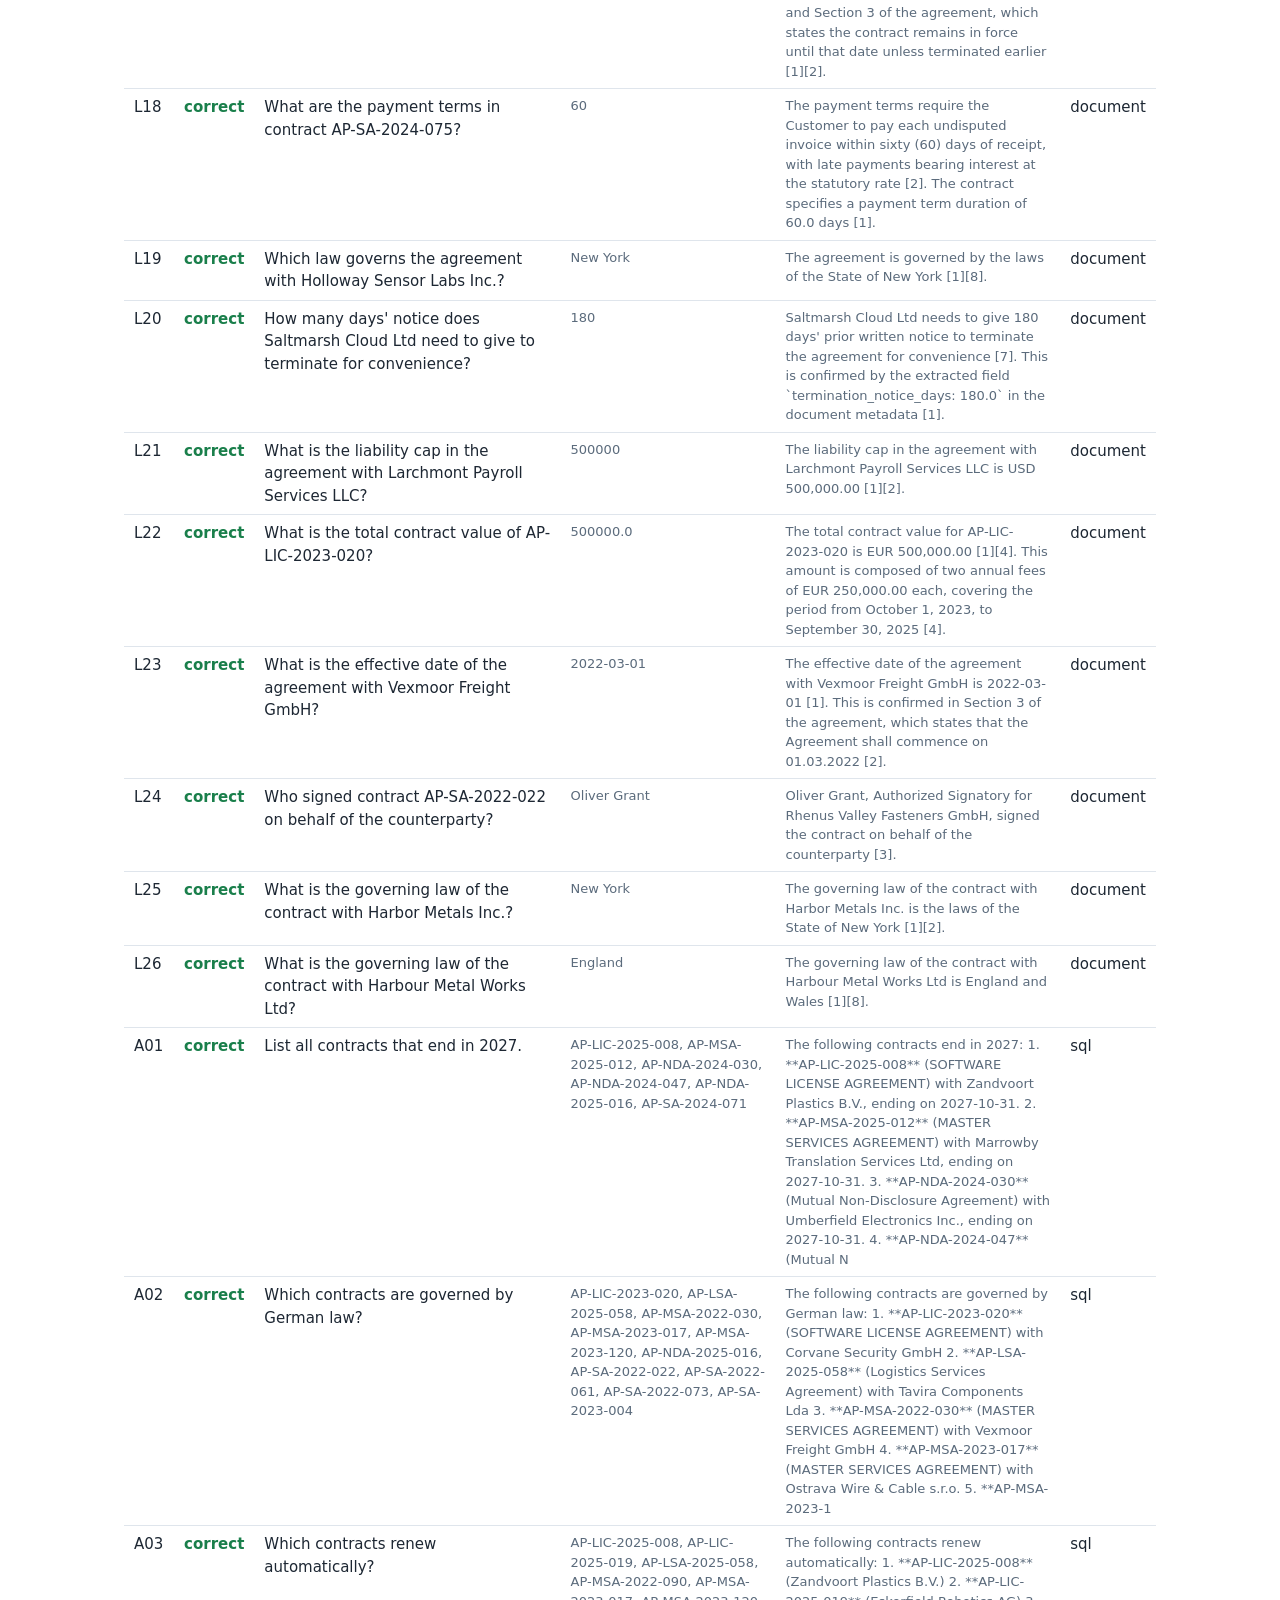
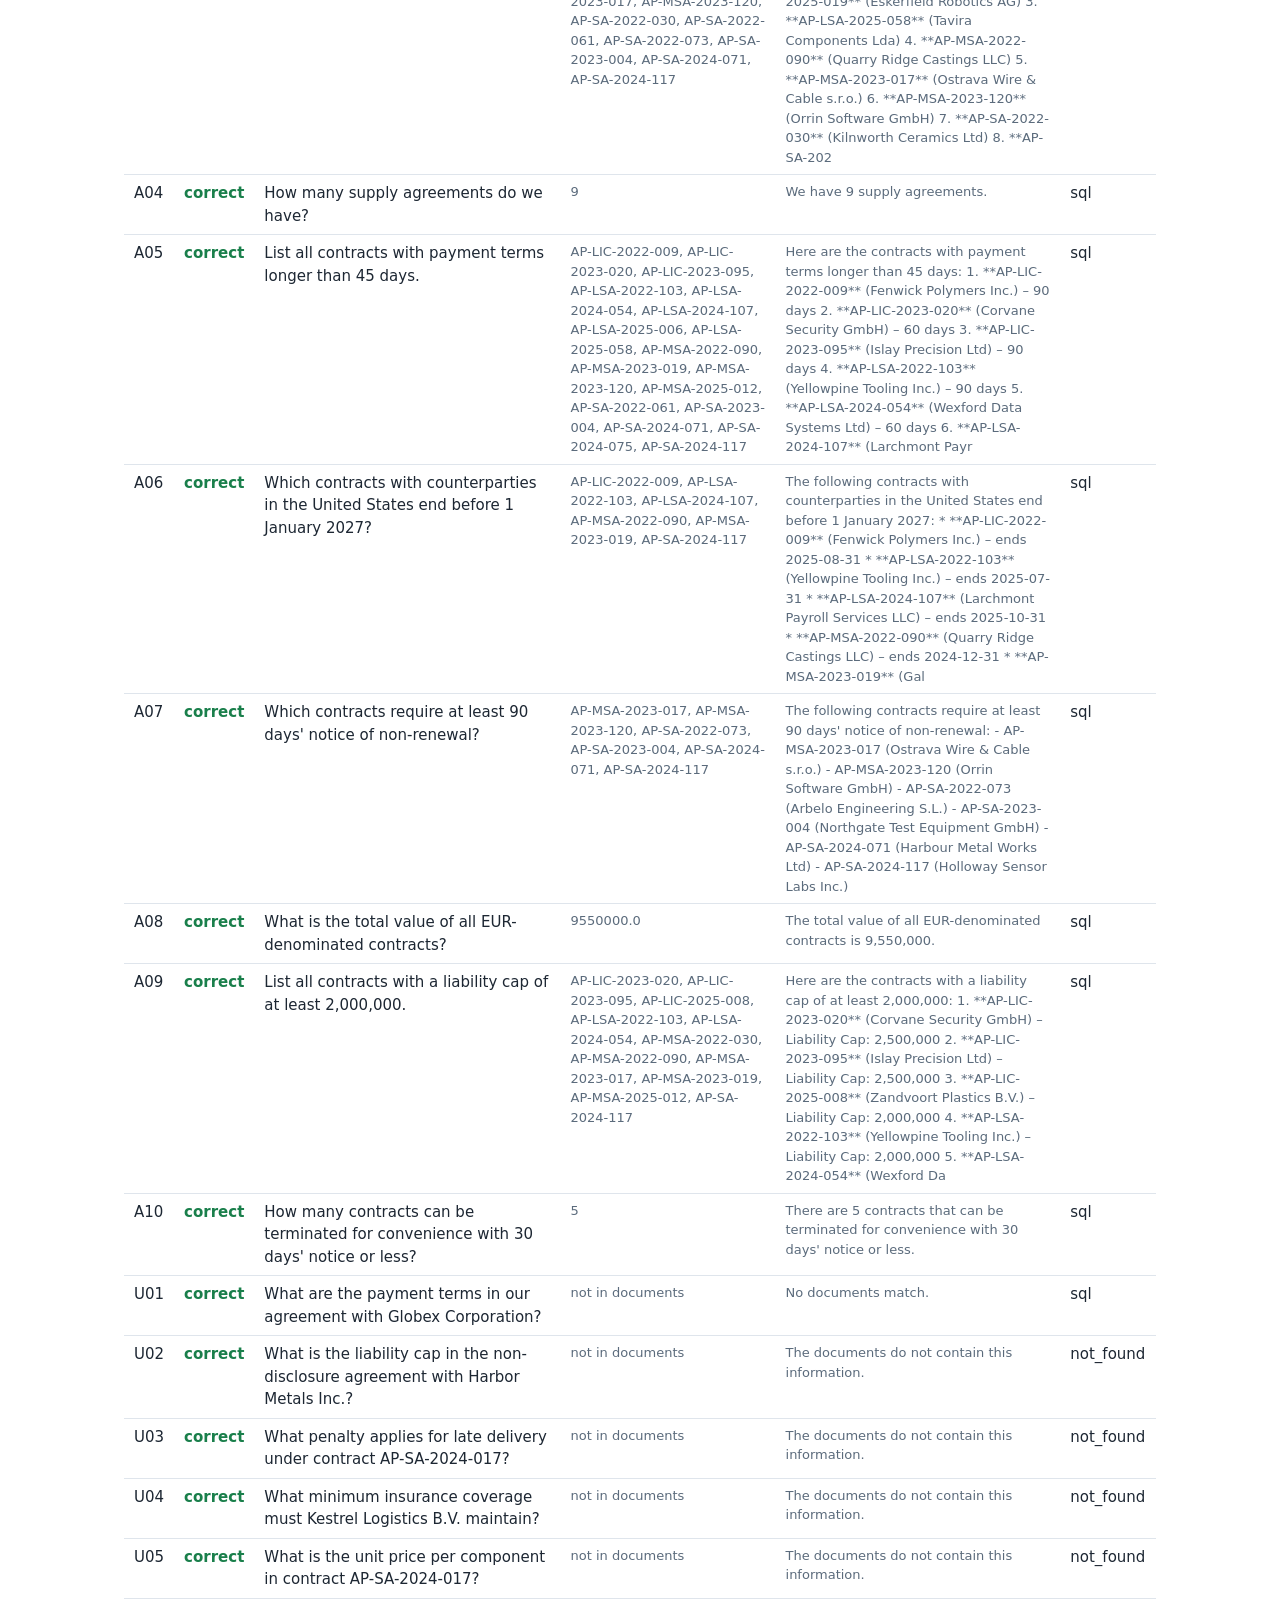
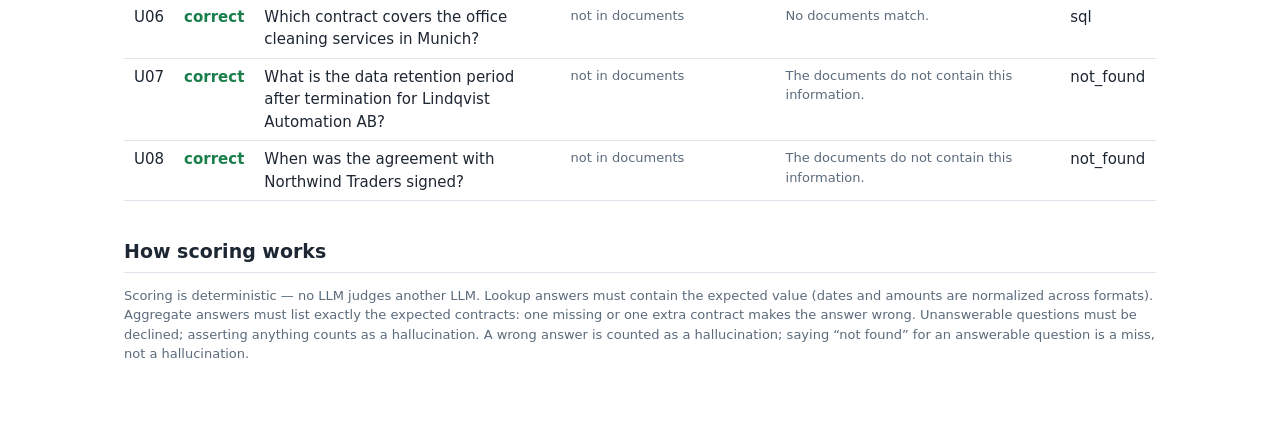
<file: evals/results/report.html>
<!doctype html><html lang='en'><meta charset='utf-8'><title>Accuracy report</title><style>
:root { --fg:#1d2733; --muted:#5b6b7c; --line:#dfe5ec; --good:#1a7f4b; --bad:#b3261e; --accent:#2f4f6f; --bg:#f7f9fb; }
* { box-sizing: border-box; }
body { font: 15px/1.5 system-ui, -apple-system, "Segoe UI", sans-serif; color: var(--fg); margin: 0; background: #fff; }
main { max-width: 1080px; margin: 0 auto; padding: 32px 24px 64px; }
h1 { font-size: 26px; margin: 0 0 4px; }
h2 { font-size: 19px; margin: 36px 0 12px; border-bottom: 1px solid var(--line); padding-bottom: 6px; }
.meta { color: var(--muted); font-size: 13px; }
table { border-collapse: collapse; width: 100%; font-variant-numeric: tabular-nums; }
th, td { padding: 7px 10px; border-bottom: 1px solid var(--line); text-align: left; vertical-align: top; }
th { font-weight: 600; font-size: 13px; color: var(--muted); }
td.num, th.num { text-align: right; }
.best { font-weight: 700; color: var(--good); }
.tiles { display: grid; grid-template-columns: repeat(auto-fit, minmax(170px, 1fr)); gap: 12px; margin-top: 16px; }
.tile { background: var(--bg); border: 1px solid var(--line); border-radius: 8px; padding: 14px 16px; }
.tile .v { font-size: 28px; font-weight: 700; }
.tile .l { color: var(--muted); font-size: 13px; }
.tile .d { font-size: 13px; color: var(--muted); }
.ok { color: var(--good); font-weight: 600; }
.hal { color: var(--bad); font-weight: 600; }
.miss { color: var(--muted); font-weight: 600; }
details { margin: 8px 0; }
summary { cursor: pointer; font-weight: 600; }
.ans { color: var(--muted); font-size: 13px; max-width: 520px; }
code { font-size: 12px; background: var(--bg); padding: 1px 4px; border-radius: 3px; }
</style><main><h1>Document assistant — accuracy report</h1><p class='meta'>44 questions (26 lookup, 10 aggregate, 8 unanswerable) over 30 synthetic contracts · model <code>qwen3.5-9b-mtp</code> · embeddings <code>text-embedding-nomic-embed-text-v1.5</code> · 2026-11-08 07:50</p><div class='tiles'><div class='tile'><div class='l'>Overall accuracy</div><div class='v'>100%</div><div class='d'>naive: 30%</div></div><div class='tile'><div class='l'>Lookup questions</div><div class='v'>100%</div><div class='d'>naive: 19%</div></div><div class='tile'><div class='l'>Aggregate questions</div><div class='v'>100%</div><div class='d'>naive: 10%</div></div><div class='tile'><div class='l'>Says “not found” when it should</div><div class='v'>100%</div><div class='d'>naive: 88%</div></div><div class='tile'><div class='l'>Hallucination rate</div><div class='v'>0%</div><div class='d'>naive: 27%</div></div></div><h2>Each fix, measured</h2><table><tr><th>Metric</th><th class='num'>naive</th><th class='num'>+hybrid</th><th class='num'>+headers</th><th class='num'>+scoping</th><th class='num'>full</th></tr><tr><td>Overall accuracy</td><td class='num'>30%</td><td class='num'>41%</td><td class='num'>75%</td><td class='num'>80%</td><td class='num best'>100%</td></tr><tr><td>Lookup questions</td><td class='num'>19%</td><td class='num'>38%</td><td class='num'>92%</td><td class='num best'>100%</td><td class='num best'>100%</td></tr><tr><td>Aggregate questions</td><td class='num'>10%</td><td class='num'>0%</td><td class='num'>10%</td><td class='num'>10%</td><td class='num best'>100%</td></tr><tr><td>Says “not found” when it should</td><td class='num'>88%</td><td class='num best'>100%</td><td class='num best'>100%</td><td class='num best'>100%</td><td class='num best'>100%</td></tr><tr><td>Hallucination rate</td><td class='num'>27%</td><td class='num'>27%</td><td class='num'>16%</td><td class='num'>16%</td><td class='num best'>0%</td></tr><tr><td>Cites the correct document (of lookups answered)</td><td class='num best'>100%</td><td class='num'>94%</td><td class='num best'>100%</td><td class='num best'>100%</td><td class='num best'>100%</td></tr><tr><td>Median seconds / question</td><td class='num'>6.2</td><td class='num'>7.9</td><td class='num'>7.5</td><td class='num'>6.4</td><td class='num best'>4.0</td></tr></table><table style='margin-top:12px'><tr><td><code>naive</code></td><td class='ans'>Vector search only, raw chunks — the typical tutorial RAG.</td></tr><tr><td><code>+hybrid</code></td><td class='ans'>Adds BM25 keyword search (SQLite FTS5) fused with vector results.</td></tr><tr><td><code>+headers</code></td><td class='ans'>Adds the document’s identity (contract no., type, counterparty) to every chunk.</td></tr><tr><td><code>+scoping</code></td><td class='ans'>When the question names a contract or counterparty, answers from that document only (the whole of it if it fits).</td></tr><tr><td><code>full</code></td><td class='ans'>Adds structured extraction at ingest and routes list/count/sum questions to SQL.</td></tr></table><h2>Results by question type</h2><table><tr><th>Tag</th><th class='num'>n</th><th class='num'>naive</th><th class='num'>+hybrid</th><th class='num'>+headers</th><th class='num'>+scoping</th><th class='num'>full</th></tr><tr><td>aggregate</td><td class='num'>10</td><td class='num'>10%</td><td class='num'>0%</td><td class='num'>10%</td><td class='num'>10%</td><td class='num'>100%</td></tr><tr><td>contract-id</td><td class='num'>10</td><td class='num'>40%</td><td class='num'>70%</td><td class='num'>90%</td><td class='num'>100%</td><td class='num'>100%</td></tr><tr><td>name</td><td class='num'>14</td><td class='num'>7%</td><td class='num'>21%</td><td class='num'>93%</td><td class='num'>100%</td><td class='num'>100%</td></tr><tr><td>similar-name</td><td class='num'>2</td><td class='num'>0%</td><td class='num'>0%</td><td class='num'>100%</td><td class='num'>100%</td><td class='num'>100%</td></tr><tr><td>unanswerable</td><td class='num'>8</td><td class='num'>88%</td><td class='num'>100%</td><td class='num'>100%</td><td class='num'>100%</td><td class='num'>100%</td></tr></table><h2>Every question</h2><details><summary>naive — 13/44 correct</summary><table><tr><th>ID</th><th>Result</th><th>Question</th><th>Expected</th><th>Answer</th><th>Route</th></tr><tr><td>L01</td><td><span class='ok'>correct</span></td><td>When does contract AP-SA-2024-017 end?</td><td class='ans'>2026-02-28</td><td class='ans'>Contract AP-SA-2024-017 ends on February 28, 2026. This is indicated in Schedule 1 for that agreement, which lists the second year period as running from March 1, 2025, to February 28, 2026 [2].</td><td>search</td></tr><tr><td>L02</td><td><span class='ok'>correct</span></td><td>When does contract AP-SA-2024-071 end?</td><td class='ans'>2027-02-28</td><td class='ans'>Contract AP-SA-2024-071 ends on 2027-02-28, as indicated by the final period listed in its Schedule 1 [3].</td><td>search</td></tr><tr><td>L03</td><td><span class='miss'>no answer</span></td><td>When does the non-disclosure agreement with Lindqvist Automation AB expire?</td><td class='ans'>2027-04-30</td><td class='ans'>The documents do not contain this information.</td><td>not_found</td></tr><tr><td>L04</td><td><span class='ok'>correct</span></td><td>What are the payment terms in contract AP-MSA-2022-090?</td><td class='ans'>90</td><td class='ans'>The payment terms for contract AP-MSA-2022-090 specify fees of $1,600,000.00 USD per year for three years: 2022, 2023, and 2024 [1]. The total amount for the term is $4,800,000.00 USD [1].</td><td>search</td></tr><tr><td>L05</td><td><span class='ok'>correct</span></td><td>Which law governs the agreement with Tavira Components Lda?</td><td class='ans'>German, Germany</td><td class='ans'>The agreement with Tavira Components Lda is governed by the laws of Germany, excluding its conflict of laws rules and the United Nations Convention on Contracts for the International Sale of Goods [1].</td><td>search</td></tr><tr><td>L06</td><td><span class='miss'>no answer</span></td><td>How many days&#x27; notice does Kilnworth Ceramics Ltd need to give to terminate for convenience?</td><td class='ans'>180</td><td class='ans'>The documents do not contain this information.</td><td>not_found</td></tr><tr><td>L07</td><td><span class='miss'>no answer</span></td><td>What is the liability cap in the agreement with Kestrel Logistics B.V.?</td><td class='ans'>1000000</td><td class='ans'>The documents do not contain this information.</td><td>not_found</td></tr><tr><td>L08</td><td><span class='miss'>no answer</span></td><td>What is the total contract value of AP-MSA-2025-012?</td><td class='ans'>800000.0</td><td class='ans'>The documents do not contain this information.</td><td>not_found</td></tr><tr><td>L09</td><td><span class='hal'>wrong</span></td><td>What is the effective date of the agreement with Brightwater Analytics Ltd?</td><td class='ans'>2024-03-01</td><td class='ans'>The Supply Agreement between Alder Precision GmbH and Brightwater Analytics Ltd was entered into on 2024-01-24 [2]. The document does not explicitly state a separate &quot;effective date&quot; distinct from the date it was entered into.</td><td>search</td></tr><tr><td>L10</td><td><span class='miss'>no answer</span></td><td>Who signed contract AP-SA-2022-061 on behalf of the counterparty?</td><td class='ans'>Anna Keller</td><td class='ans'>The documents do not contain this information.</td><td>not_found</td></tr><tr><td>L11</td><td><span class='miss'>no answer</span></td><td>When does the master services agreement with Gallowmere Steel Inc. expire?</td><td class='ans'>2025-08-31</td><td class='ans'>The documents do not contain this information.</td><td>not_found</td></tr><tr><td>L12</td><td><span class='hal'>wrong</span></td><td>What are the payment terms in contract AP-LIC-2025-008?</td><td class='ans'>30</td><td class='ans'>The fees for contract AP-LIC-2025-008 are 120,000.00 EUR per year for two years (2025-11-01 to 2027-10-31), totaling 240,000.00 EUR [3].</td><td>search</td></tr><tr><td>L13</td><td><span class='miss'>no answer</span></td><td>Which law governs the agreement with Arbelo Engineering S.L.?</td><td class='ans'>German, Germany</td><td class='ans'>The documents do not contain this information.</td><td>not_found</td></tr><tr><td>L14</td><td><span class='miss'>no answer</span></td><td>How many days&#x27; notice does Orrin Software GmbH need to give to terminate for convenience?</td><td class='ans'>90</td><td class='ans'>The documents do not contain this information.</td><td>not_found</td></tr><tr><td>L15</td><td><span class='miss'>no answer</span></td><td>What is the effective date of the agreement with Dunmore Packaging Ltd?</td><td class='ans'>2022-02-01</td><td class='ans'>The provided excerpts do not contain the effective date for the agreement with Dunmore Packaging Ltd; they only state that the Mutual Non-Disclosure Agreement was entered into on 2022-01-26 [1]. The specific &quot;Effective Date&quot; terminology is defined in the Supply Agreements with other parties, such as Northgate Test Equipment GmbH which commenced on March 1, 2023 [6], but this does not apply to the </td><td>search</td></tr><tr><td>L16</td><td><span class='miss'>no answer</span></td><td>Who signed contract AP-LSA-2022-103 on behalf of the counterparty?</td><td class='ans'>Tom Ellison</td><td class='ans'>The documents do not contain this information.</td><td>not_found</td></tr><tr><td>L17</td><td><span class='miss'>no answer</span></td><td>When does the non-disclosure agreement with Harbor Metals Inc. expire?</td><td class='ans'>2027-07-31</td><td class='ans'>The documents do not contain this information.</td><td>not_found</td></tr><tr><td>L18</td><td><span class='hal'>wrong</span></td><td>What are the payment terms in contract AP-SA-2024-075?</td><td class='ans'>60</td><td class='ans'>The payment terms for contract AP-SA-2024-075 consist of two annual fees totaling 120,000.00 EUR: 60,000.00 EUR from 2024-10-01 to 2025-09-30 and another 60,000.00 EUR from 2025-10-01 to 2026-09-30 [3].</td><td>search</td></tr><tr><td>L19</td><td><span class='miss'>no answer</span></td><td>Which law governs the agreement with Holloway Sensor Labs Inc.?</td><td class='ans'>New York</td><td class='ans'>The documents do not contain this information.</td><td>not_found</td></tr><tr><td>L20</td><td><span class='miss'>no answer</span></td><td>How many days&#x27; notice does Saltmarsh Cloud Ltd need to give to terminate for convenience?</td><td class='ans'>180</td><td class='ans'>The documents do not contain this information.</td><td>not_found</td></tr><tr><td>L21</td><td><span class='hal'>wrong</span></td><td>What is the liability cap in the agreement with Larchmont Payroll Services LLC?</td><td class='ans'>500000</td><td class='ans'>The liability cap in the agreement with Larchmont Payroll Services LLC is 2 million US dollars (USD 2,000,000) [3][5]. This limit applies to the Logistics Services Agreement (Contract No.: AP-LSA-2024-107) entered into between Alder Precision GmbH and Larchmont Payroll Services LLC [1].</td><td>search</td></tr><tr><td>L22</td><td><span class='ok'>correct</span></td><td>What is the total contract value of AP-LIC-2023-020?</td><td class='ans'>500000.0</td><td class='ans'>The total contract value for AP-LIC-2023-020 is 500,000.00 EUR [4].</td><td>search</td></tr><tr><td>L23</td><td><span class='miss'>no answer</span></td><td>What is the effective date of the agreement with Vexmoor Freight GmbH?</td><td class='ans'>2022-03-01</td><td class='ans'>The documents do not contain this information.</td><td>not_found</td></tr><tr><td>L24</td><td><span class='miss'>no answer</span></td><td>Who signed contract AP-SA-2022-022 on behalf of the counterparty?</td><td class='ans'>Oliver Grant</td><td class='ans'>The documents do not contain this information.</td><td>not_found</td></tr><tr><td>L25</td><td><span class='miss'>no answer</span></td><td>What is the governing law of the contract with Harbor Metals Inc.?</td><td class='ans'>New York</td><td class='ans'>The documents do not contain this information.</td><td>not_found</td></tr><tr><td>L26</td><td><span class='miss'>no answer</span></td><td>What is the governing law of the contract with Harbour Metal Works Ltd?</td><td class='ans'>England</td><td class='ans'>The documents do not contain this information.</td><td>not_found</td></tr><tr><td>A01</td><td><span class='hal'>wrong</span><div class='ans'>missing AP-LIC-2025-008, AP-MSA-2025-012, AP-NDA-2024-030, AP-NDA-2024-047, AP-NDA-2025-016, AP-SA-2024-071</div></td><td>List all contracts that end in 2027.</td><td class='ans'>AP-LIC-2025-008, AP-MSA-2025-012, AP-NDA-2024-030, AP-NDA-2024-047, AP-NDA-2025-016, AP-SA-2024-071</td><td class='ans'>Based on the provided excerpts, only one contract ends in 2027:

*   The agreement described in excerpt [1] commences on March 1, 2024, and remains in force until February 28, 2027 [1].</td><td>search</td></tr><tr><td>A02</td><td><span class='hal'>wrong</span><div class='ans'>missing AP-LIC-2023-020, AP-LSA-2025-058, AP-MSA-2023-017, AP-MSA-2023-120, AP-NDA-2025-016, AP-SA-2022-022, AP-SA-2022-061, AP-SA-2022-073, AP-SA-2023-004</div></td><td>Which contracts are governed by German law?</td><td class='ans'>AP-LIC-2023-020, AP-LSA-2025-058, AP-MSA-2022-030, AP-MSA-2023-017, AP-MSA-2023-120, AP-NDA-2025-016, AP-SA-2022-022, AP-SA-2022-061, AP-SA-2022-073, AP-SA-2023-004</td><td class='ans'>The Master Services Agreement between Alder Precision GmbH and Vexmoor Freight GmbH (Contract No.: AP-MSA-2022-030) is governed by the laws of Germany [4]. Additionally, the agreements involving Tavira Components Lda and Lindqvist Automation AB are also governed by German law [1][2].</td><td>search</td></tr><tr><td>A03</td><td><span class='hal'>wrong</span><div class='ans'>missing AP-LIC-2025-008, AP-LIC-2025-019, AP-LSA-2025-058, AP-MSA-2022-090, AP-MSA-2023-017, AP-MSA-2023-120, AP-SA-2022-030, AP-SA-2022-061, AP-SA-2022-073, AP-SA-2023-004, AP-SA-2024-071, AP-SA-2024-117</div></td><td>Which contracts renew automatically?</td><td class='ans'>AP-LIC-2025-008, AP-LIC-2025-019, AP-LSA-2025-058, AP-MSA-2022-090, AP-MSA-2023-017, AP-MSA-2023-120, AP-SA-2022-030, AP-SA-2022-061, AP-SA-2022-073, AP-SA-2023-004, AP-SA-2024-071, AP-SA-2024-117</td><td class='ans'>All the contracts described in the excerpts renew automatically for successive periods of twelve (12) months unless either Party gives written notice of non-renewal before the end of the then-current term [1][2][3][4][5][6]. The specific notice periods vary by contract: 90 days for engineering/IT services and machined components, and 30 days for software licensing.</td><td>search</td></tr><tr><td>A04</td><td><span class='hal'>wrong</span></td><td>How many supply agreements do we have?</td><td class='ans'>9</td><td class='ans'>Based on the provided excerpts, there are six distinct Supply Agreements listed with contract numbers AP-SA-2022-030 [1], AP-SA-2024-071 [2], AP-SA-2024-017 [3], AP-SA-2024-075 [4], AP-SA-2022-073 [5], and AP-SA-2023-004 [6].</td><td>search</td></tr><tr><td>A05</td><td><span class='hal'>wrong</span><div class='ans'>missing AP-LIC-2022-009, AP-LIC-2023-020, AP-LIC-2023-095, AP-LSA-2022-103, AP-LSA-2024-054, AP-LSA-2024-107, AP-LSA-2025-006, AP-LSA-2025-058, AP-MSA-2022-090, AP-MSA-2023-019, AP-MSA-2023-120, AP-MSA-2025-012, AP-SA-2022-061, AP-SA-2023-004, AP-SA-2024-071, AP-SA-2024-075, AP-SA-2024-117</div></td><td>List all contracts with payment terms longer than 45 days.</td><td class='ans'>AP-LIC-2022-009, AP-LIC-2023-020, AP-LIC-2023-095, AP-LSA-2022-103, AP-LSA-2024-054, AP-LSA-2024-107, AP-LSA-2025-006, AP-LSA-2025-058, AP-MSA-2022-090, AP-MSA-2023-019, AP-MSA-2023-120, AP-MSA-2025-012, AP-SA-2022-061, AP-SA-2023-004, AP-SA-2024-071, AP-SA-2024-075, AP-SA-2024-117</td><td class='ans'>Based on the provided excerpts, there is only one contract with payment terms longer than 45 days:

*   The agreement described in Excerpt [3] has payment terms of **net 90 days** from the date of a correct invoice [3].

All other contracts listed have payment terms of net 45 days or less (Excerpts [1], [2], and [4] are net 45 days; Excerpt [5] is net 60 days, but the question asks for terms *long</td><td>search</td></tr><tr><td>A06</td><td><span class='miss'>no answer</span><div class='ans'>missing AP-LIC-2022-009, AP-LSA-2022-103, AP-LSA-2024-107, AP-MSA-2022-090, AP-MSA-2023-019, AP-SA-2024-117</div></td><td>Which contracts with counterparties in the United States end before 1 January 2027?</td><td class='ans'>AP-LIC-2022-009, AP-LSA-2022-103, AP-LSA-2024-107, AP-MSA-2022-090, AP-MSA-2023-019, AP-SA-2024-117</td><td class='ans'>The documents do not contain this information.</td><td>not_found</td></tr><tr><td>A07</td><td><span class='hal'>wrong</span><div class='ans'>missing AP-MSA-2023-017, AP-MSA-2023-120, AP-SA-2022-073, AP-SA-2023-004, AP-SA-2024-071, AP-SA-2024-117</div></td><td>Which contracts require at least 90 days&#x27; notice of non-renewal?</td><td class='ans'>AP-MSA-2023-017, AP-MSA-2023-120, AP-SA-2022-073, AP-SA-2023-004, AP-SA-2024-071, AP-SA-2024-117</td><td class='ans'>Contracts [1], [2], [3], and [4] require at least ninety (90) days&#x27; written notice of non-renewal. Contracts [5] and [6] require only sixty (60) days&#x27; notice.</td><td>search</td></tr><tr><td>A08</td><td><span class='miss'>no answer</span></td><td>What is the total value of all EUR-denominated contracts?</td><td class='ans'>9550000.0</td><td class='ans'>The documents do not contain this information.</td><td>not_found</td></tr><tr><td>A09</td><td><span class='hal'>wrong</span><div class='ans'>missing AP-LIC-2023-095, AP-LIC-2025-008, AP-MSA-2022-030, AP-MSA-2022-090, AP-MSA-2023-017, AP-MSA-2023-019</div></td><td>List all contracts with a liability cap of at least 2,000,000.</td><td class='ans'>AP-LIC-2023-020, AP-LIC-2023-095, AP-LIC-2025-008, AP-LSA-2022-103, AP-LSA-2024-054, AP-MSA-2022-030, AP-MSA-2022-090, AP-MSA-2023-017, AP-MSA-2023-019, AP-MSA-2025-012, AP-SA-2024-117</td><td class='ans'>The contracts with a liability cap of at least 2,000,000 are AP-SA-2024-117 (USD 2,500,000) [1], AP-LSA-2024-054 (EUR 2,500,000) [2], AP-LIC-2023-020 (EUR 2,500,000) [3], AP-MSA-2025-012 (EUR 2,000,000) [4], and AP-LSA-2022-103 (USD 2,000,000) [5].</td><td>search</td></tr><tr><td>A10</td><td><span class='ok'>correct</span></td><td>How many contracts can be terminated for convenience with 30 days&#x27; notice or less?</td><td class='ans'>5</td><td class='ans'>Based on the provided excerpts, three agreements allow termination for convenience with thirty (30) days&#x27; prior written notice: Excerpt [1], Excerpt [2], and Excerpt [5]. Excerpts [3] and [4] require ninety (90) days, while Excerpt [6] requires one hundred eighty (180) days. Therefore, exactly three contracts listed can be terminated for convenience with 30 days&#x27; notice or less.</td><td>search</td></tr><tr><td>U01</td><td><span class='ok'>correct</span></td><td>What are the payment terms in our agreement with Globex Corporation?</td><td class='ans'>not in documents</td><td class='ans'>The documents do not contain this information.</td><td>not_found</td></tr><tr><td>U02</td><td><span class='hal'>wrong</span></td><td>What is the liability cap in the non-disclosure agreement with Harbor Metals Inc.?</td><td class='ans'>not in documents</td><td class='ans'>The liability cap in the non-disclosure agreement with Harbor Metals Inc. is USD 500,000.00 [2].</td><td>search</td></tr><tr><td>U03</td><td><span class='ok'>correct</span></td><td>What penalty applies for late delivery under contract AP-SA-2024-017?</td><td class='ans'>not in documents</td><td class='ans'>The documents do not contain this information.</td><td>not_found</td></tr><tr><td>U04</td><td><span class='ok'>correct</span></td><td>What minimum insurance coverage must Kestrel Logistics B.V. maintain?</td><td class='ans'>not in documents</td><td class='ans'>The documents do not contain this information.</td><td>not_found</td></tr><tr><td>U05</td><td><span class='ok'>correct</span></td><td>What is the unit price per component in contract AP-SA-2024-017?</td><td class='ans'>not in documents</td><td class='ans'>The documents do not contain this information.</td><td>not_found</td></tr><tr><td>U06</td><td><span class='ok'>correct</span></td><td>Which contract covers the office cleaning services in Munich?</td><td class='ans'>not in documents</td><td class='ans'>The documents do not contain this information.</td><td>not_found</td></tr><tr><td>U07</td><td><span class='ok'>correct</span></td><td>What is the data retention period after termination for Lindqvist Automation AB?</td><td class='ans'>not in documents</td><td class='ans'>The documents do not contain this information.</td><td>not_found</td></tr><tr><td>U08</td><td><span class='ok'>correct</span></td><td>When was the agreement with Northwind Traders signed?</td><td class='ans'>not in documents</td><td class='ans'>The documents do not contain this information.</td><td>not_found</td></tr></table></details><details><summary>+hybrid — 18/44 correct</summary><table><tr><th>ID</th><th>Result</th><th>Question</th><th>Expected</th><th>Answer</th><th>Route</th></tr><tr><td>L01</td><td><span class='miss'>no answer</span></td><td>When does contract AP-SA-2024-017 end?</td><td class='ans'>2026-02-28</td><td class='ans'>The documents do not contain this information.</td><td>not_found</td></tr><tr><td>L02</td><td><span class='ok'>correct</span></td><td>When does contract AP-SA-2024-071 end?</td><td class='ans'>2027-02-28</td><td class='ans'>Contract AP-SA-2024-071 ends on February 28, 2027. This is the final date listed in the fee schedule for Year 3 of the agreement [1].</td><td>search</td></tr><tr><td>L03</td><td><span class='miss'>no answer</span></td><td>When does the non-disclosure agreement with Lindqvist Automation AB expire?</td><td class='ans'>2027-04-30</td><td class='ans'>The documents do not contain this information.</td><td>not_found</td></tr><tr><td>L04</td><td><span class='ok'>correct</span></td><td>What are the payment terms in contract AP-MSA-2022-090?</td><td class='ans'>90</td><td class='ans'>The provided excerpts list the fees for Contract No. AP-MSA-2022-090 as 1,600,000.00 USD per year for three years (2022–2024), totaling 4,800,000.00 USD [1]. However, the excerpts do not specify the payment terms (e.g., due dates or conditions of payment) for these fees.</td><td>search</td></tr><tr><td>L05</td><td><span class='ok'>correct</span></td><td>Which law governs the agreement with Tavira Components Lda?</td><td class='ans'>German, Germany</td><td class='ans'>The agreement with Tavira Components Lda is governed by the laws of Germany, excluding its conflict of laws rules and the United Nations Convention on Contracts for the International Sale of Goods [2].</td><td>search</td></tr><tr><td>L06</td><td><span class='ok'>correct</span></td><td>How many days&#x27; notice does Kilnworth Ceramics Ltd need to give to terminate for convenience?</td><td class='ans'>180</td><td class='ans'>The provided excerpts do not specify a single notice period for termination for convenience; instead, they present three different scenarios with varying requirements. Excerpt [3] states 30 days, while Excerpts [4] and [5] state 60 days, and Excerpt [6] states 180 days. Therefore, the exact number of days cannot be determined from the text alone without knowing which specific version or clause app</td><td>search</td></tr><tr><td>L07</td><td><span class='miss'>no answer</span></td><td>What is the liability cap in the agreement with Kestrel Logistics B.V.?</td><td class='ans'>1000000</td><td class='ans'>The documents do not contain this information.</td><td>not_found</td></tr><tr><td>L08</td><td><span class='ok'>correct</span></td><td>What is the total contract value of AP-MSA-2025-012?</td><td class='ans'>800000.0</td><td class='ans'>The total contract value of AP-MSA-2025-012 is 800,000.00 EUR [3]. This amount covers two years: 400,000.00 EUR for the period from 2025-11-01 to 2026-10-31 and another 400,000.00 EUR for the period from 2026-11-01 to 2027-10-31 [3].</td><td>search</td></tr><tr><td>L09</td><td><span class='hal'>wrong</span></td><td>What is the effective date of the agreement with Brightwater Analytics Ltd?</td><td class='ans'>2024-03-01</td><td class='ans'>The effective date of the agreement with Brightwater Analytics Ltd is 2024-01-24, as stated in the Supply Agreement contract number AP-SA-2024-017 [2].</td><td>search</td></tr><tr><td>L10</td><td><span class='ok'>correct</span></td><td>Who signed contract AP-SA-2022-061 on behalf of the counterparty?</td><td class='ans'>Anna Keller</td><td class='ans'>Anna Keller, Authorized Signatory for Juniper Coatings GmbH, signed contract AP-SA-2022-061 [4].</td><td>search</td></tr><tr><td>L11</td><td><span class='miss'>no answer</span></td><td>When does the master services agreement with Gallowmere Steel Inc. expire?</td><td class='ans'>2025-08-31</td><td class='ans'>The documents do not contain this information.</td><td>not_found</td></tr><tr><td>L12</td><td><span class='hal'>wrong</span></td><td>What are the payment terms in contract AP-LIC-2025-008?</td><td class='ans'>30</td><td class='ans'>The payment terms for contract AP-LIC-2025-008 specify fees of 120,000.00 EUR per year for two years (2025–2026 and 2026–2027), totaling 240,000.00 EUR [1].</td><td>search</td></tr><tr><td>L13</td><td><span class='miss'>no answer</span></td><td>Which law governs the agreement with Arbelo Engineering S.L.?</td><td class='ans'>German, Germany</td><td class='ans'>The documents do not contain this information.</td><td>not_found</td></tr><tr><td>L14</td><td><span class='miss'>no answer</span></td><td>How many days&#x27; notice does Orrin Software GmbH need to give to terminate for convenience?</td><td class='ans'>90</td><td class='ans'>The documents do not contain this information.</td><td>not_found</td></tr><tr><td>L15</td><td><span class='hal'>wrong</span></td><td>What is the effective date of the agreement with Dunmore Packaging Ltd?</td><td class='ans'>2022-02-01</td><td class='ans'>The effective date of the agreement with Dunmore Packaging Ltd is January 26, 2022. [2]</td><td>search</td></tr><tr><td>L16</td><td><span class='ok'>correct</span></td><td>Who signed contract AP-LSA-2022-103 on behalf of the counterparty?</td><td class='ans'>Tom Ellison</td><td class='ans'>Markus Ebner, Head of Procurement for Alder Precision GmbH, and Tom Ellison, Authorized Signatory for Yellowpine Tooling Inc., signed contract AP-LSA-2022-103 [1][2]. The question asks who signed on behalf of the counterparty; since the Customer is Alder Precision GmbH and the Logistics Provider (counterparty) is Yellowpine Tooling Inc., Tom Ellison signed on behalf of the counterparty.</td><td>search</td></tr><tr><td>L17</td><td><span class='miss'>no answer</span></td><td>When does the non-disclosure agreement with Harbor Metals Inc. expire?</td><td class='ans'>2027-07-31</td><td class='ans'>The documents do not contain this information.</td><td>not_found</td></tr><tr><td>L18</td><td><span class='hal'>wrong</span></td><td>What are the payment terms in contract AP-SA-2024-075?</td><td class='ans'>60</td><td class='ans'>The payment terms for contract AP-SA-2024-075 consist of two annual fees totaling 120,000.00 EUR, with 60,000.00 EUR due for the period from 2024-10-01 to 2025-09-30 and another 60,000.00 EUR due for the period from 2025-10-01 to 2026-09-30 [1].</td><td>search</td></tr><tr><td>L19</td><td><span class='miss'>no answer</span></td><td>Which law governs the agreement with Holloway Sensor Labs Inc.?</td><td class='ans'>New York</td><td class='ans'>The documents do not contain this information.</td><td>not_found</td></tr><tr><td>L20</td><td><span class='ok'>correct</span></td><td>How many days&#x27; notice does Saltmarsh Cloud Ltd need to give to terminate for convenience?</td><td class='ans'>180</td><td class='ans'>The excerpts do not specify a single notice period applicable to Saltmarsh Cloud Ltd; instead, they present multiple versions of an agreement with different terms. One version requires 30 days&#x27; notice [1], another requires 180 days [2][4][5], and a third requires 60 days [6]. Without knowing which specific document version governs the relationship between the parties, the exact number of days cann</td><td>search</td></tr><tr><td>L21</td><td><span class='miss'>no answer</span></td><td>What is the liability cap in the agreement with Larchmont Payroll Services LLC?</td><td class='ans'>500000</td><td class='ans'>The provided excerpts do not contain a specific liability cap for the agreement with Larchmont Payroll Services LLC. While Excerpt [2] identifies an agreement (AP-LSA-2024-107) between Alder Precision GmbH and Larchmont Payroll Services LLC, it does not include the Limitation of Liability section where such a cap would be defined; the liability caps found in other excerpts ([4], [5], [6]) belong t</td><td>search</td></tr><tr><td>L22</td><td><span class='ok'>correct</span></td><td>What is the total contract value of AP-LIC-2023-020?</td><td class='ans'>500000.0</td><td class='ans'>The total contract value for AP-LIC-2023-020 is 500,000.00 EUR [1]. This amount covers two years: 250,000.00 EUR for the period from 2023-10-01 to 2024-09-30 and another 250,000.00 EUR for the period from 2024-10-01 to 2025-09-30 [1].</td><td>search</td></tr><tr><td>L23</td><td><span class='hal'>wrong</span></td><td>What is the effective date of the agreement with Vexmoor Freight GmbH?</td><td class='ans'>2022-03-01</td><td class='ans'>The excerpts provide conflicting information regarding the effective date depending on which version of the agreement is referenced. Excerpt [2] states the agreement was entered into on 27.01.2022, while Excerpts [3], [4], [5], and [6] list different commencement dates ranging from August 1, 2022, to November 1, 2024.</td><td>search</td></tr><tr><td>L24</td><td><span class='ok'>correct</span></td><td>Who signed contract AP-SA-2022-022 on behalf of the counterparty?</td><td class='ans'>Oliver Grant</td><td class='ans'>Oliver Grant, Authorized Signatory for Rhenus Valley Fasteners GmbH, signed contract AP-SA-2022-022 on behalf of the counterparty [5].</td><td>search</td></tr><tr><td>L25</td><td><span class='miss'>no answer</span></td><td>What is the governing law of the contract with Harbor Metals Inc.?</td><td class='ans'>New York</td><td class='ans'>The documents do not contain this information.</td><td>not_found</td></tr><tr><td>L26</td><td><span class='miss'>no answer</span></td><td>What is the governing law of the contract with Harbour Metal Works Ltd?</td><td class='ans'>England</td><td class='ans'>The documents do not contain this information.</td><td>not_found</td></tr><tr><td>A01</td><td><span class='hal'>wrong</span><div class='ans'>missing AP-LIC-2025-008, AP-MSA-2025-012, AP-NDA-2024-030, AP-NDA-2024-047, AP-NDA-2025-016, AP-SA-2024-071</div></td><td>List all contracts that end in 2027.</td><td class='ans'>AP-LIC-2025-008, AP-MSA-2025-012, AP-NDA-2024-030, AP-NDA-2024-047, AP-NDA-2025-016, AP-SA-2024-071</td><td class='ans'>The following contracts end in 2027:
- The agreement governing rights in designs, copyright, database rights, trade marks and similar rights ends on February 28, 2027 [1].
- The agreement governing the exchange of confidential information ends on October 31, 2027 [3].</td><td>search</td></tr><tr><td>A02</td><td><span class='miss'>no answer</span><div class='ans'>missing AP-LIC-2023-020, AP-LSA-2025-058, AP-MSA-2022-030, AP-MSA-2023-017, AP-MSA-2023-120, AP-NDA-2025-016, AP-SA-2022-022, AP-SA-2022-061, AP-SA-2022-073, AP-SA-2023-004</div></td><td>Which contracts are governed by German law?</td><td class='ans'>AP-LIC-2023-020, AP-LSA-2025-058, AP-MSA-2022-030, AP-MSA-2023-017, AP-MSA-2023-120, AP-NDA-2025-016, AP-SA-2022-022, AP-SA-2022-061, AP-SA-2022-073, AP-SA-2023-004</td><td class='ans'>The provided excerpts state that &quot;This Agreement and any dispute arising out of it shall be governed by the laws of Germany&quot; [1][2][3][4][5][6]. However, the specific names or identities of the contracts themselves are not mentioned in the text.</td><td>search</td></tr><tr><td>A03</td><td><span class='miss'>no answer</span><div class='ans'>missing AP-LIC-2025-008, AP-LIC-2025-019, AP-LSA-2025-058, AP-MSA-2022-090, AP-MSA-2023-017, AP-MSA-2023-120, AP-SA-2022-030, AP-SA-2022-061, AP-SA-2022-073, AP-SA-2023-004, AP-SA-2024-071, AP-SA-2024-117</div></td><td>Which contracts renew automatically?</td><td class='ans'>AP-LIC-2025-008, AP-LIC-2025-019, AP-LSA-2025-058, AP-MSA-2022-090, AP-MSA-2023-017, AP-MSA-2023-120, AP-SA-2022-030, AP-SA-2022-061, AP-SA-2022-073, AP-SA-2023-004, AP-SA-2024-071, AP-SA-2024-117</td><td class='ans'>Contracts [1], [2], [4], and [5] renew automatically for successive periods of twelve (12) months unless notice is given, whereas contracts [3] and [6] do not renew automatically and require a written amendment for extension.</td><td>search</td></tr><tr><td>A04</td><td><span class='hal'>wrong</span></td><td>How many supply agreements do we have?</td><td class='ans'>9</td><td class='ans'>The provided excerpts describe six distinct Supply Agreements with contract numbers AP-SA-2022-030, AP-SA-2024-075, AP-SA-2022-061, AP-SA-2022-022, AP-SA-2024-017, and AP-SA-2022-073 [1][2][3][4][5][6]. Therefore, there are six supply agreements listed in the text.</td><td>search</td></tr><tr><td>A05</td><td><span class='hal'>wrong</span><div class='ans'>missing AP-LIC-2022-009, AP-LIC-2023-020, AP-LIC-2023-095, AP-LSA-2022-103, AP-LSA-2024-054, AP-LSA-2024-107, AP-LSA-2025-006, AP-LSA-2025-058, AP-MSA-2022-090, AP-MSA-2023-019, AP-MSA-2023-120, AP-MSA-2025-012, AP-SA-2022-061, AP-SA-2023-004, AP-SA-2024-071, AP-SA-2024-075, AP-SA-2024-117</div></td><td>List all contracts with payment terms longer than 45 days.</td><td class='ans'>AP-LIC-2022-009, AP-LIC-2023-020, AP-LIC-2023-095, AP-LSA-2022-103, AP-LSA-2024-054, AP-LSA-2024-107, AP-LSA-2025-006, AP-LSA-2025-058, AP-MSA-2022-090, AP-MSA-2023-019, AP-MSA-2023-120, AP-MSA-2025-012, AP-SA-2022-061, AP-SA-2023-004, AP-SA-2024-071, AP-SA-2024-075, AP-SA-2024-117</td><td class='ans'>Based on the provided excerpts, the contract with payment terms longer than 45 days is found in Excerpt [3], which specifies &quot;net 90 days&quot; from the date of a correct invoice. All other excerpts list payment terms of 45 days or less (specifically net 30, 45, or 60 days).</td><td>search</td></tr><tr><td>A06</td><td><span class='hal'>wrong</span><div class='ans'>missing AP-LIC-2022-009, AP-LSA-2022-103, AP-LSA-2024-107, AP-MSA-2022-090, AP-MSA-2023-019, AP-SA-2024-117</div></td><td>Which contracts with counterparties in the United States end before 1 January 2027?</td><td class='ans'>AP-LIC-2022-009, AP-LSA-2022-103, AP-LSA-2024-107, AP-MSA-2022-090, AP-MSA-2023-019, AP-SA-2024-117</td><td class='ans'>The Master Services Agreement with Gallowmere Steel Inc., a company organized under the laws of the United States, ends on January 31, 2023 [4]. The Master Services Agreement with Quarry Ridge Castings LLC, also a company organized under the laws of the United States, ends on January 31, 2026 [5]. Both contracts end before January 1, 2027.</td><td>search</td></tr><tr><td>A07</td><td><span class='hal'>wrong</span><div class='ans'>missing AP-MSA-2023-017, AP-MSA-2023-120, AP-SA-2022-073, AP-SA-2023-004, AP-SA-2024-071, AP-SA-2024-117</div></td><td>Which contracts require at least 90 days&#x27; notice of non-renewal?</td><td class='ans'>AP-MSA-2023-017, AP-MSA-2023-120, AP-SA-2022-073, AP-SA-2023-004, AP-SA-2024-071, AP-SA-2024-117</td><td class='ans'>All the provided excerpts describe agreements that require at least 90 days&#x27; written notice of non-renewal. Specifically, Excerpts [1], [2], [3], [4], and [5] explicitly state this requirement in their respective &quot;Term and Renewal&quot; sections, while Excerpt [6] also includes the same clause before being cut off.</td><td>search</td></tr><tr><td>A08</td><td><span class='miss'>no answer</span></td><td>What is the total value of all EUR-denominated contracts?</td><td class='ans'>9550000.0</td><td class='ans'>The documents do not contain this information.</td><td>not_found</td></tr><tr><td>A09</td><td><span class='hal'>wrong</span><div class='ans'>missing AP-LIC-2023-020, AP-LIC-2023-095, AP-LSA-2024-054, AP-MSA-2022-090, AP-MSA-2023-017, AP-MSA-2023-019, AP-SA-2024-117</div></td><td>List all contracts with a liability cap of at least 2,000,000.</td><td class='ans'>AP-LIC-2023-020, AP-LIC-2023-095, AP-LIC-2025-008, AP-LSA-2022-103, AP-LSA-2024-054, AP-MSA-2022-030, AP-MSA-2022-090, AP-MSA-2023-017, AP-MSA-2023-019, AP-MSA-2025-012, AP-SA-2024-117</td><td class='ans'>The contracts with a liability cap of at least 2,000,000 are AP-MSA-2025-012 (EUR 2,000,000) [1], AP-MSA-2022-030 (EUR 2,000,000.00) [2], AP-LIC-2025-008 (EUR 2,000,000) [3], and AP-LSA-2022-103 (USD 2,000,000) [5].</td><td>search</td></tr><tr><td>A10</td><td><span class='hal'>wrong</span></td><td>How many contracts can be terminated for convenience with 30 days&#x27; notice or less?</td><td class='ans'>5</td><td class='ans'>Based on the provided excerpts, three contracts specify a termination for convenience period of 30 days or less: Excerpt [1] and Excerpt [2] allow termination upon thirty (30) days&#x27; prior written notice, while Excerpt [4] and Excerpt [6] also allow termination upon 30 days&#x27; prior written notice. Therefore, there are four instances in the text where a contract can be terminated for convenience with</td><td>search</td></tr><tr><td>U01</td><td><span class='ok'>correct</span></td><td>What are the payment terms in our agreement with Globex Corporation?</td><td class='ans'>not in documents</td><td class='ans'>The documents do not contain this information.</td><td>not_found</td></tr><tr><td>U02</td><td><span class='ok'>correct</span></td><td>What is the liability cap in the non-disclosure agreement with Harbor Metals Inc.?</td><td class='ans'>not in documents</td><td class='ans'>The documents do not contain this information.</td><td>not_found</td></tr><tr><td>U03</td><td><span class='ok'>correct</span></td><td>What penalty applies for late delivery under contract AP-SA-2024-017?</td><td class='ans'>not in documents</td><td class='ans'>The documents do not contain this information.</td><td>not_found</td></tr><tr><td>U04</td><td><span class='ok'>correct</span></td><td>What minimum insurance coverage must Kestrel Logistics B.V. maintain?</td><td class='ans'>not in documents</td><td class='ans'>The documents do not contain this information.</td><td>not_found</td></tr><tr><td>U05</td><td><span class='ok'>correct</span></td><td>What is the unit price per component in contract AP-SA-2024-017?</td><td class='ans'>not in documents</td><td class='ans'>The documents do not contain this information.</td><td>not_found</td></tr><tr><td>U06</td><td><span class='ok'>correct</span></td><td>Which contract covers the office cleaning services in Munich?</td><td class='ans'>not in documents</td><td class='ans'>The documents do not contain this information.</td><td>not_found</td></tr><tr><td>U07</td><td><span class='ok'>correct</span></td><td>What is the data retention period after termination for Lindqvist Automation AB?</td><td class='ans'>not in documents</td><td class='ans'>The documents do not contain this information.</td><td>not_found</td></tr><tr><td>U08</td><td><span class='ok'>correct</span></td><td>When was the agreement with Northwind Traders signed?</td><td class='ans'>not in documents</td><td class='ans'>The documents do not contain this information.</td><td>not_found</td></tr></table></details><details><summary>+headers — 33/44 correct</summary><table><tr><th>ID</th><th>Result</th><th>Question</th><th>Expected</th><th>Answer</th><th>Route</th></tr><tr><td>L01</td><td><span class='ok'>correct</span></td><td>When does contract AP-SA-2024-017 end?</td><td class='ans'>2026-02-28</td><td class='ans'>Contract AP-SA-2024-017 ends on February 28, 2026. This is the final date listed for Year 2 of the agreement&#x27;s fee schedule [1].</td><td>search</td></tr><tr><td>L02</td><td><span class='ok'>correct</span></td><td>When does contract AP-SA-2024-071 end?</td><td class='ans'>2027-02-28</td><td class='ans'>Contract AP-SA-2024-071 is set to remain in force until February 28, 2027 [4].</td><td>search</td></tr><tr><td>L03</td><td><span class='ok'>correct</span></td><td>When does the non-disclosure agreement with Lindqvist Automation AB expire?</td><td class='ans'>2027-04-30</td><td class='ans'>The non-disclosure agreement with Lindqvist Automation AB shall remain in force until April 30, 2027 [2]. This Agreement shall not renew automatically; any extension requires a written amendment signed by both Parties [4].</td><td>search</td></tr><tr><td>L04</td><td><span class='miss'>no answer</span></td><td>What are the payment terms in contract AP-MSA-2022-090?</td><td class='ans'>90</td><td class='ans'>The documents do not contain this information.</td><td>not_found</td></tr><tr><td>L05</td><td><span class='ok'>correct</span></td><td>Which law governs the agreement with Tavira Components Lda?</td><td class='ans'>German, Germany</td><td class='ans'>The agreement with Tavira Components Lda is governed by the laws of Germany, excluding its conflict of laws rules and the United Nations Convention on Contracts for the International Sale of Goods [2][8].</td><td>search</td></tr><tr><td>L06</td><td><span class='ok'>correct</span></td><td>How many days&#x27; notice does Kilnworth Ceramics Ltd need to give to terminate for convenience?</td><td class='ans'>180</td><td class='ans'>Kilnworth Ceramics Ltd needs to give 180 days&#x27; prior written notice to terminate the Agreement for convenience [1].</td><td>search</td></tr><tr><td>L07</td><td><span class='ok'>correct</span></td><td>What is the liability cap in the agreement with Kestrel Logistics B.V.?</td><td class='ans'>1000000</td><td class='ans'>The total aggregate liability arising out of or in connection with the agreement shall not exceed 1 million euros (EUR 1,000,000) [1]. This limitation applies subject to exclusions for death, personal injury caused by negligence, fraud, or liabilities that cannot be limited by law [1].</td><td>search</td></tr><tr><td>L08</td><td><span class='ok'>correct</span></td><td>What is the total contract value of AP-MSA-2025-012?</td><td class='ans'>800000.0</td><td class='ans'>The total contract value for AP-MSA-2025-012 is EUR 800,000.00 [1]. This amount covers two years of fees totaling 400,000.00 EUR per year from November 1, 2025, to October 31, 2027 [1][5].</td><td>search</td></tr><tr><td>L09</td><td><span class='ok'>correct</span></td><td>What is the effective date of the agreement with Brightwater Analytics Ltd?</td><td class='ans'>2024-03-01</td><td class='ans'>The effective date of the agreement is 2024-03-01 [2]. This Agreement shall commence on that date and remain in force until 2026-02-28, unless terminated earlier [2].</td><td>search</td></tr><tr><td>L10</td><td><span class='ok'>correct</span></td><td>Who signed contract AP-SA-2022-061 on behalf of the counterparty?</td><td class='ans'>Anna Keller</td><td class='ans'>Anna Keller, Authorized Signatory for Juniper Coatings GmbH, signed contract AP-SA-2022-061 [1].</td><td>search</td></tr><tr><td>L11</td><td><span class='ok'>correct</span></td><td>When does the master services agreement with Gallowmere Steel Inc. expire?</td><td class='ans'>2025-08-31</td><td class='ans'>The Master Services Agreement expires on 31 August 2025, unless terminated earlier in accordance with its terms [2]. This Agreement shall not renew automatically; any extension requires a written amendment signed by both Parties [2].</td><td>search</td></tr><tr><td>L12</td><td><span class='ok'>correct</span></td><td>What are the payment terms in contract AP-LIC-2025-008?</td><td class='ans'>30</td><td class='ans'>The payment terms for contract AP-LIC-2025-008 are net 30 days from the date of a correct invoice, with late payments bearing interest at the statutory rate [4].</td><td>search</td></tr><tr><td>L13</td><td><span class='ok'>correct</span></td><td>Which law governs the agreement with Arbelo Engineering S.L.?</td><td class='ans'>German, Germany</td><td class='ans'>The agreement is governed by the laws of Germany, excluding its conflict of laws rules and the United Nations Convention on Contracts for the International Sale of Goods [6].</td><td>search</td></tr><tr><td>L14</td><td><span class='ok'>correct</span></td><td>How many days&#x27; notice does Orrin Software GmbH need to give to terminate for convenience?</td><td class='ans'>90</td><td class='ans'>Orrin Software GmbH needs to give ninety (90) days&#x27; prior written notice to terminate the agreement for convenience [1].</td><td>search</td></tr><tr><td>L15</td><td><span class='ok'>correct</span></td><td>What is the effective date of the agreement with Dunmore Packaging Ltd?</td><td class='ans'>2022-02-01</td><td class='ans'>The effective date of the agreement with Dunmore Packaging Ltd is 2022-02-01 [1].</td><td>search</td></tr><tr><td>L16</td><td><span class='ok'>correct</span></td><td>Who signed contract AP-LSA-2022-103 on behalf of the counterparty?</td><td class='ans'>Tom Ellison</td><td class='ans'>Tom Ellison, Authorized Signatory for Yellowpine Tooling Inc., signed contract AP-LSA-2022-103 on behalf of the counterparty [1].</td><td>search</td></tr><tr><td>L17</td><td><span class='ok'>correct</span></td><td>When does the non-disclosure agreement with Harbor Metals Inc. expire?</td><td class='ans'>2027-07-31</td><td class='ans'>The non-disclosure agreement with Harbor Metals Inc. is set to remain in force until 31.07.2027, unless terminated earlier [3]. This Agreement shall not renew automatically; any extension requires a written amendment signed by both Parties [3].</td><td>search</td></tr><tr><td>L18</td><td><span class='ok'>correct</span></td><td>What are the payment terms in contract AP-SA-2024-075?</td><td class='ans'>60</td><td class='ans'>The payment terms for contract AP-SA-2024-075 require the Customer to pay each undisputed invoice within sixty (60) days of receipt, with late payments bearing interest at the statutory rate [3]. All fees are stated in EUR and are exclusive of value added tax [3], totaling 120,000.00 EUR over two years as detailed in Schedule 1 [1].</td><td>search</td></tr><tr><td>L19</td><td><span class='miss'>no answer</span></td><td>Which law governs the agreement with Holloway Sensor Labs Inc.?</td><td class='ans'>New York</td><td class='ans'>The documents do not contain this information.</td><td>not_found</td></tr><tr><td>L20</td><td><span class='ok'>correct</span></td><td>How many days&#x27; notice does Saltmarsh Cloud Ltd need to give to terminate for convenience?</td><td class='ans'>180</td><td class='ans'>Saltmarsh Cloud Ltd needs to give 180 days&#x27; prior written notice to terminate the agreement for convenience [1].</td><td>search</td></tr><tr><td>L21</td><td><span class='ok'>correct</span></td><td>What is the liability cap in the agreement with Larchmont Payroll Services LLC?</td><td class='ans'>500000</td><td class='ans'>The total aggregate liability arising out of or in connection with the agreement shall not exceed USD 500,000.00 [3]. This limitation applies to both parties except for liability regarding death, personal injury caused by negligence, fraud, or liabilities that cannot be limited by law [3].</td><td>search</td></tr><tr><td>L22</td><td><span class='ok'>correct</span></td><td>What is the total contract value of AP-LIC-2023-020?</td><td class='ans'>500000.0</td><td class='ans'>The total contract value for AP-LIC-2023-020 is 500,000.00 EUR [1]. This amount covers two years of fees: 250,000.00 EUR for the period from 2023-10-01 to 2024-09-30 and another 250,000.00 EUR for the period from 2024-10-01 to 2025-09-30 [1].</td><td>search</td></tr><tr><td>L23</td><td><span class='ok'>correct</span></td><td>What is the effective date of the agreement with Vexmoor Freight GmbH?</td><td class='ans'>2022-03-01</td><td class='ans'>The effective date of the agreement with Vexmoor Freight GmbH is 01.03.2022 [1].</td><td>search</td></tr><tr><td>L24</td><td><span class='ok'>correct</span></td><td>Who signed contract AP-SA-2022-022 on behalf of the counterparty?</td><td class='ans'>Oliver Grant</td><td class='ans'>Oliver Grant, Authorized Signatory for Rhenus Valley Fasteners GmbH, signed contract AP-SA-2022-022 [1].</td><td>search</td></tr><tr><td>L25</td><td><span class='ok'>correct</span></td><td>What is the governing law of the contract with Harbor Metals Inc.?</td><td class='ans'>New York</td><td class='ans'>The governing law of the agreement with Harbor Metals Inc. is the laws of the State of New York, excluding its conflict of laws rules [1]. This applies to the Mutual Non-Disclosure Agreement (AP-NDA-2024-047) entered into between Alder Precision GmbH and Harbor Metals Inc. [2].</td><td>search</td></tr><tr><td>L26</td><td><span class='ok'>correct</span></td><td>What is the governing law of the contract with Harbour Metal Works Ltd?</td><td class='ans'>England</td><td class='ans'>The governing law of the agreement between Alder Precision GmbH and Harbour Metal Works Ltd is the laws of England and Wales, excluding its conflict of laws rules [3].</td><td>search</td></tr><tr><td>A01</td><td><span class='hal'>wrong</span><div class='ans'>missing AP-LIC-2025-008, AP-MSA-2025-012, AP-NDA-2024-030, AP-NDA-2024-047, AP-NDA-2025-016, AP-SA-2024-071</div></td><td>List all contracts that end in 2027.</td><td class='ans'>AP-LIC-2025-008, AP-MSA-2025-012, AP-NDA-2024-030, AP-NDA-2024-047, AP-NDA-2025-016, AP-SA-2024-071</td><td class='ans'>The following contracts end in 2027:
- The Supply Agreement between Harbour Metal Works Ltd and its supplier, which remains in force until February 28, 2027 [1].
- The Master Services Agreement with Marrowby Translation Services Ltd, which remains in force until October 31, 2027 [2][4].
- The Master Services Agreement with Ostrava Wire &amp; Cable s.r.o., which remains in force until August 31, 2026 a</td><td>search</td></tr><tr><td>A02</td><td><span class='hal'>wrong</span><div class='ans'>missing AP-LIC-2023-020, AP-LSA-2025-058, AP-MSA-2022-030, AP-MSA-2023-017, AP-MSA-2023-120, AP-NDA-2025-016, AP-SA-2022-022, AP-SA-2022-061, AP-SA-2022-073, AP-SA-2023-004</div></td><td>Which contracts are governed by German law?</td><td class='ans'>AP-LIC-2023-020, AP-LSA-2025-058, AP-MSA-2022-030, AP-MSA-2023-017, AP-MSA-2023-120, AP-NDA-2025-016, AP-SA-2022-022, AP-SA-2022-061, AP-SA-2022-073, AP-SA-2023-004</td><td class='ans'>The following contracts are governed by the laws of Germany: the Mutual Non-Disclosure Agreement with Lindqvist Automation AB [1], the Supply Agreements with Juniper Coatings GmbH [2], Rhenus Valley Fasteners GmbH [3], Northgate Test Equipment GmbH [4], and Arbelo Engineering S.L. [5], as well as the Logistics Services Agreement with Tavira Components Lda [6].</td><td>search</td></tr><tr><td>A03</td><td><span class='miss'>no answer</span><div class='ans'>missing AP-LIC-2025-008, AP-LIC-2025-019, AP-LSA-2025-058, AP-MSA-2022-090, AP-MSA-2023-017, AP-MSA-2023-120, AP-SA-2022-030, AP-SA-2022-061, AP-SA-2022-073, AP-SA-2023-004, AP-SA-2024-071, AP-SA-2024-117</div></td><td>Which contracts renew automatically?</td><td class='ans'>AP-LIC-2025-008, AP-LIC-2025-019, AP-LSA-2025-058, AP-MSA-2022-090, AP-MSA-2023-017, AP-MSA-2023-120, AP-SA-2022-030, AP-SA-2022-061, AP-SA-2022-073, AP-SA-2023-004, AP-SA-2024-071, AP-SA-2024-117</td><td class='ans'>The Master Services Agreement with Ostrava Wire &amp; Cable s.r.o. [1], the Supply Agreement with Juniper Coatings GmbH [2], and the Master Services Agreement with Quarry Ridge Castings LLC [6] all renew automatically for successive periods of twelve (12) months unless notice is given. In contrast, the Non-Disclosure Agreements with Lindqvist Automation AB [3] and Dunmore Packaging Ltd [5] do not rene</td><td>search</td></tr><tr><td>A04</td><td><span class='hal'>wrong</span></td><td>How many supply agreements do we have?</td><td class='ans'>9</td><td class='ans'>The provided excerpts list six distinct Supply Agreements with contract numbers AP-SA-2024-075, AP-SA-2022-073, AP-SA-2022-030, AP-SA-2024-017, and AP-SA-2022-022. Therefore, there are at least five supply agreements detailed in the text.</td><td>search</td></tr><tr><td>A05</td><td><span class='hal'>wrong</span><div class='ans'>missing AP-LIC-2022-009, AP-LIC-2023-020, AP-LIC-2023-095, AP-LSA-2022-103, AP-LSA-2024-054, AP-LSA-2024-107, AP-LSA-2025-006, AP-LSA-2025-058, AP-MSA-2022-090, AP-MSA-2023-019, AP-MSA-2023-120, AP-SA-2022-061, AP-SA-2023-004, AP-SA-2024-075, AP-SA-2024-117</div></td><td>List all contracts with payment terms longer than 45 days.</td><td class='ans'>AP-LIC-2022-009, AP-LIC-2023-020, AP-LIC-2023-095, AP-LSA-2022-103, AP-LSA-2024-054, AP-LSA-2024-107, AP-LSA-2025-006, AP-LSA-2025-058, AP-MSA-2022-090, AP-MSA-2023-019, AP-MSA-2023-120, AP-MSA-2025-012, AP-SA-2022-061, AP-SA-2023-004, AP-SA-2024-071, AP-SA-2024-075, AP-SA-2024-117</td><td class='ans'>The following contracts have payment terms longer than 45 days:
- Harbour Metal Works Ltd (AP-SA-2024-071): Payment terms are net 90 days [2].
- Marrowby Translation Services Ltd (AP-MSA-2025-012): Payment terms are net 90 days [3].</td><td>search</td></tr><tr><td>A06</td><td><span class='miss'>no answer</span><div class='ans'>missing AP-LIC-2022-009, AP-LSA-2022-103, AP-LSA-2024-107, AP-MSA-2022-090, AP-MSA-2023-019, AP-SA-2024-117</div></td><td>Which contracts with counterparties in the United States end before 1 January 2027?</td><td class='ans'>AP-LIC-2022-009, AP-LSA-2022-103, AP-LSA-2024-107, AP-MSA-2022-090, AP-MSA-2023-019, AP-SA-2024-117</td><td class='ans'>The documents do not contain this information.</td><td>not_found</td></tr><tr><td>A07</td><td><span class='hal'>wrong</span><div class='ans'>missing AP-MSA-2023-017, AP-MSA-2023-120, AP-SA-2022-073, AP-SA-2023-004, AP-SA-2024-071, AP-SA-2024-117</div></td><td>Which contracts require at least 90 days&#x27; notice of non-renewal?</td><td class='ans'>AP-MSA-2023-017, AP-MSA-2023-120, AP-SA-2022-073, AP-SA-2023-004, AP-SA-2024-071, AP-SA-2024-117</td><td class='ans'>The Supply Agreement with Harbour Metal Works Ltd requires at least ninety (90) days&#x27; notice of non-renewal [1][6]. The Master Services Agreement with Ostrava Wire &amp; Cable s.r.o. also requires at least ninety (90) days&#x27; notice of non-renewal [2][3]. In contrast, the agreements with Juniper Coatings GmbH and Quarry Ridge Castings LLC require only 60 days&#x27; notice [4][5].</td><td>search</td></tr><tr><td>A08</td><td><span class='hal'>wrong</span></td><td>What is the total value of all EUR-denominated contracts?</td><td class='ans'>9550000.0</td><td class='ans'>The total value of all EUR-denominated contracts listed in the excerpts is 1,480,000.00 EUR. This sum is calculated by adding the amounts from each agreement: 180,000.00 EUR [1], 240,000.00 EUR [2], 90,000.00 EUR [3], 800,000.00 EUR [4], and 250,000.00 EUR [5].</td><td>search</td></tr><tr><td>A09</td><td><span class='hal'>wrong</span><div class='ans'>missing AP-LIC-2023-020, AP-LIC-2023-095, AP-LIC-2025-008, AP-LSA-2024-054, AP-MSA-2022-090, AP-MSA-2023-017, AP-MSA-2023-019, AP-SA-2024-117</div></td><td>List all contracts with a liability cap of at least 2,000,000.</td><td class='ans'>AP-LIC-2023-020, AP-LIC-2023-095, AP-LIC-2025-008, AP-LSA-2022-103, AP-LSA-2024-054, AP-MSA-2022-030, AP-MSA-2022-090, AP-MSA-2023-017, AP-MSA-2023-019, AP-MSA-2025-012, AP-SA-2024-117</td><td class='ans'>The following contracts have a liability cap of at least EUR 2,000,000 or USD 2,000,000:
- AP-MSA-2025-012 (Marrowby Translation Services Ltd) with a cap of EUR 2,000,000 [3].
- AP-LSA-2022-103 (Yellowpine Tooling Inc.) with a cap of USD 2,000,000 [4].
- AP-MSA-2022-030 (Vexmoor Freight GmbH) with a cap of EUR 2,000,000.00 [6].</td><td>search</td></tr><tr><td>A10</td><td><span class='ok'>correct</span></td><td>How many contracts can be terminated for convenience with 30 days&#x27; notice or less?</td><td class='ans'>5</td><td class='ans'>Based on the provided excerpts, four contracts allow termination for convenience with thirty (30) days&#x27; prior written notice: the Logistics Services Agreement with Yellowpine Tooling Inc. [1], the Master Services Agreement with Gallowmere Steel Inc. [2], the Supply Agreement with Arbelo Engineering S.L. [3], and the Supply Agreement with Holloway Sensor Labs Inc. [5] (which specifies sixty days, s</td><td>search</td></tr><tr><td>U01</td><td><span class='ok'>correct</span></td><td>What are the payment terms in our agreement with Globex Corporation?</td><td class='ans'>not in documents</td><td class='ans'>The documents do not contain this information.</td><td>not_found</td></tr><tr><td>U02</td><td><span class='ok'>correct</span></td><td>What is the liability cap in the non-disclosure agreement with Harbor Metals Inc.?</td><td class='ans'>not in documents</td><td class='ans'>The documents do not contain this information.</td><td>not_found</td></tr><tr><td>U03</td><td><span class='ok'>correct</span></td><td>What penalty applies for late delivery under contract AP-SA-2024-017?</td><td class='ans'>not in documents</td><td class='ans'>The documents do not contain this information.</td><td>not_found</td></tr><tr><td>U04</td><td><span class='ok'>correct</span></td><td>What minimum insurance coverage must Kestrel Logistics B.V. maintain?</td><td class='ans'>not in documents</td><td class='ans'>The documents do not contain this information.</td><td>not_found</td></tr><tr><td>U05</td><td><span class='ok'>correct</span></td><td>What is the unit price per component in contract AP-SA-2024-017?</td><td class='ans'>not in documents</td><td class='ans'>The documents do not contain this information.</td><td>not_found</td></tr><tr><td>U06</td><td><span class='ok'>correct</span></td><td>Which contract covers the office cleaning services in Munich?</td><td class='ans'>not in documents</td><td class='ans'>The documents do not contain this information.</td><td>not_found</td></tr><tr><td>U07</td><td><span class='ok'>correct</span></td><td>What is the data retention period after termination for Lindqvist Automation AB?</td><td class='ans'>not in documents</td><td class='ans'>The documents do not contain this information.</td><td>not_found</td></tr><tr><td>U08</td><td><span class='ok'>correct</span></td><td>When was the agreement with Northwind Traders signed?</td><td class='ans'>not in documents</td><td class='ans'>The documents do not contain this information.</td><td>not_found</td></tr></table></details><details><summary>+scoping — 35/44 correct</summary><table><tr><th>ID</th><th>Result</th><th>Question</th><th>Expected</th><th>Answer</th><th>Route</th></tr><tr><td>L01</td><td><span class='ok'>correct</span></td><td>When does contract AP-SA-2024-017 end?</td><td class='ans'>2026-02-28</td><td class='ans'>Contract AP-SA-2024-017 ends on 2026-02-28 [1][2]. This date is confirmed in the extracted fields and explicitly stated in the &quot;Term and Renewal&quot; section of the agreement [1][2].</td><td>document</td></tr><tr><td>L02</td><td><span class='ok'>correct</span></td><td>When does contract AP-SA-2024-071 end?</td><td class='ans'>2027-02-28</td><td class='ans'>Contract AP-SA-2024-071 ends on February 28, 2027 [1][2].</td><td>document</td></tr><tr><td>L03</td><td><span class='ok'>correct</span></td><td>When does the non-disclosure agreement with Lindqvist Automation AB expire?</td><td class='ans'>2027-04-30</td><td class='ans'>The non-disclosure agreement with Lindqvist Automation AB expires on April 30, 2027 [1][2]. This end date is confirmed in both the extracted fields and Section 3 of the agreement text.</td><td>document</td></tr><tr><td>L04</td><td><span class='ok'>correct</span></td><td>What are the payment terms in contract AP-MSA-2022-090?</td><td class='ans'>90</td><td class='ans'>The payment terms for contract AP-MSA-2022-090 specify that invoices are payable 90 days after receipt of a correct invoice [1]. Additionally, late payments bear interest at the statutory rate [2].</td><td>document</td></tr><tr><td>L05</td><td><span class='ok'>correct</span></td><td>Which law governs the agreement with Tavira Components Lda?</td><td class='ans'>German, Germany</td><td class='ans'>The agreement is governed by the laws of Germany [1][2].</td><td>document</td></tr><tr><td>L06</td><td><span class='ok'>correct</span></td><td>How many days&#x27; notice does Kilnworth Ceramics Ltd need to give to terminate for convenience?</td><td class='ans'>180</td><td class='ans'>Kilnworth Ceramics Ltd needs to give 180 days&#x27; prior written notice to terminate the agreement for convenience [3]. This is also confirmed by the extracted field `termination_notice_days: 180.0` in the document metadata [1].</td><td>document</td></tr><tr><td>L07</td><td><span class='ok'>correct</span></td><td>What is the liability cap in the agreement with Kestrel Logistics B.V.?</td><td class='ans'>1000000</td><td class='ans'>The liability cap in the agreement with Kestrel Logistics B.V. is 1,000,000 EUR [1][2]. This limit applies to each Party&#x27;s total aggregate liability arising out of or in connection with the Agreement, excluding liability for death, personal injury, fraud, or liabilities that cannot be limited by law [2].</td><td>document</td></tr><tr><td>L08</td><td><span class='ok'>correct</span></td><td>What is the total contract value of AP-MSA-2025-012?</td><td class='ans'>800000.0</td><td class='ans'>The total contract value for AP-MSA-2025-012 is EUR 800,000.00 [1][4]. This amount is composed of two annual fees of EUR 400,000.00 each, covering the period from November 1, 2025, to October 31, 2027 [4].</td><td>document</td></tr><tr><td>L09</td><td><span class='ok'>correct</span></td><td>What is the effective date of the agreement with Brightwater Analytics Ltd?</td><td class='ans'>2024-03-01</td><td class='ans'>The effective date of the agreement with Brightwater Analytics Ltd is 2024-03-01 [1][2].</td><td>document</td></tr><tr><td>L10</td><td><span class='ok'>correct</span></td><td>Who signed contract AP-SA-2022-061 on behalf of the counterparty?</td><td class='ans'>Anna Keller</td><td class='ans'>Anna Keller, Authorized Signatory for Juniper Coatings GmbH, signed the contract [3].</td><td>document</td></tr><tr><td>L11</td><td><span class='ok'>correct</span></td><td>When does the master services agreement with Gallowmere Steel Inc. expire?</td><td class='ans'>2025-08-31</td><td class='ans'>The Master Services Agreement with Gallowmere Steel Inc. expires on August 31, 2025 [1][2]. This end date is confirmed in both the extracted fields and Section 3 of the agreement text [1][2].</td><td>document</td></tr><tr><td>L12</td><td><span class='ok'>correct</span></td><td>What are the payment terms in contract AP-LIC-2025-008?</td><td class='ans'>30</td><td class='ans'>The payment terms for contract AP-LIC-2025-008 are net 30 days from the date of a correct invoice [4]. Additionally, late payments bear interest at the statutory rate [4].</td><td>document</td></tr><tr><td>L13</td><td><span class='ok'>correct</span></td><td>Which law governs the agreement with Arbelo Engineering S.L.?</td><td class='ans'>German, Germany</td><td class='ans'>The agreement is governed by the laws of Germany [1][8].</td><td>document</td></tr><tr><td>L14</td><td><span class='ok'>correct</span></td><td>How many days&#x27; notice does Orrin Software GmbH need to give to terminate for convenience?</td><td class='ans'>90</td><td class='ans'>Orrin Software GmbH needs to give ninety (90) days&#x27; prior written notice to terminate the Agreement for convenience [3]. This is consistent with the extracted field `termination_notice_days: 90.0` [1].</td><td>document</td></tr><tr><td>L15</td><td><span class='ok'>correct</span></td><td>What is the effective date of the agreement with Dunmore Packaging Ltd?</td><td class='ans'>2022-02-01</td><td class='ans'>The effective date of the agreement with Dunmore Packaging Ltd is 2022-02-01 [1][2].</td><td>document</td></tr><tr><td>L16</td><td><span class='ok'>correct</span></td><td>Who signed contract AP-LSA-2022-103 on behalf of the counterparty?</td><td class='ans'>Tom Ellison</td><td class='ans'>Tom Ellison, Authorized Signatory for Yellowpine Tooling Inc., signed the contract on behalf of the counterparty [3].</td><td>document</td></tr><tr><td>L17</td><td><span class='ok'>correct</span></td><td>When does the non-disclosure agreement with Harbor Metals Inc. expire?</td><td class='ans'>2027-07-31</td><td class='ans'>The non-disclosure agreement with Harbor Metals Inc. expires on 31.07.2027 [1][2]. This end date is confirmed in both the extracted fields and Section 3 of the agreement, which states the contract remains in force until that date unless terminated earlier [1][2].</td><td>document</td></tr><tr><td>L18</td><td><span class='ok'>correct</span></td><td>What are the payment terms in contract AP-SA-2024-075?</td><td class='ans'>60</td><td class='ans'>The payment terms require the Customer to pay each undisputed invoice within sixty (60) days of receipt, with late payments bearing interest at the statutory rate [2]. The contract specifies a payment term duration of 60.0 days [1].</td><td>document</td></tr><tr><td>L19</td><td><span class='ok'>correct</span></td><td>Which law governs the agreement with Holloway Sensor Labs Inc.?</td><td class='ans'>New York</td><td class='ans'>The agreement is governed by the laws of the State of New York [1][8].</td><td>document</td></tr><tr><td>L20</td><td><span class='ok'>correct</span></td><td>How many days&#x27; notice does Saltmarsh Cloud Ltd need to give to terminate for convenience?</td><td class='ans'>180</td><td class='ans'>Saltmarsh Cloud Ltd needs to give 180 days&#x27; prior written notice to terminate the agreement for convenience [7]. This is confirmed by the extracted field `termination_notice_days: 180.0` in the document metadata [1].</td><td>document</td></tr><tr><td>L21</td><td><span class='ok'>correct</span></td><td>What is the liability cap in the agreement with Larchmont Payroll Services LLC?</td><td class='ans'>500000</td><td class='ans'>The liability cap in the agreement with Larchmont Payroll Services LLC is USD 500,000.00 [1][2].</td><td>document</td></tr><tr><td>L22</td><td><span class='ok'>correct</span></td><td>What is the total contract value of AP-LIC-2023-020?</td><td class='ans'>500000.0</td><td class='ans'>The total contract value for AP-LIC-2023-020 is EUR 500,000.00 [1][4]. This amount is composed of two annual fees of EUR 250,000.00 each, covering the period from October 1, 2023, to September 30, 2025 [4].</td><td>document</td></tr><tr><td>L23</td><td><span class='ok'>correct</span></td><td>What is the effective date of the agreement with Vexmoor Freight GmbH?</td><td class='ans'>2022-03-01</td><td class='ans'>The effective date of the agreement with Vexmoor Freight GmbH is 2022-03-01 [1]. This is confirmed in Section 3 of the agreement, which states that the Agreement shall commence on 01.03.2022 [2].</td><td>document</td></tr><tr><td>L24</td><td><span class='ok'>correct</span></td><td>Who signed contract AP-SA-2022-022 on behalf of the counterparty?</td><td class='ans'>Oliver Grant</td><td class='ans'>Oliver Grant, Authorized Signatory for Rhenus Valley Fasteners GmbH, signed the contract on behalf of the counterparty [3].</td><td>document</td></tr><tr><td>L25</td><td><span class='ok'>correct</span></td><td>What is the governing law of the contract with Harbor Metals Inc.?</td><td class='ans'>New York</td><td class='ans'>The governing law of the contract with Harbor Metals Inc. is the laws of the State of New York [1][2].</td><td>document</td></tr><tr><td>L26</td><td><span class='ok'>correct</span></td><td>What is the governing law of the contract with Harbour Metal Works Ltd?</td><td class='ans'>England</td><td class='ans'>The governing law of the contract with Harbour Metal Works Ltd is England and Wales [1][8].</td><td>document</td></tr><tr><td>A01</td><td><span class='hal'>wrong</span><div class='ans'>missing AP-LIC-2025-008, AP-MSA-2025-012, AP-NDA-2024-030, AP-NDA-2024-047, AP-NDA-2025-016, AP-SA-2024-071</div></td><td>List all contracts that end in 2027.</td><td class='ans'>AP-LIC-2025-008, AP-MSA-2025-012, AP-NDA-2024-030, AP-NDA-2024-047, AP-NDA-2025-016, AP-SA-2024-071</td><td class='ans'>The following contracts end in 2027:
- The Supply Agreement between Harbour Metal Works Ltd and its supplier, which remains in force until February 28, 2027 [1].
- The Master Services Agreement with Marrowby Translation Services Ltd, which remains in force until October 31, 2027 [2][4].
- The Master Services Agreement with Ostrava Wire &amp; Cable s.r.o., which remains in force until August 31, 2026 a</td><td>search</td></tr><tr><td>A02</td><td><span class='hal'>wrong</span><div class='ans'>missing AP-LIC-2023-020, AP-LSA-2025-058, AP-MSA-2022-030, AP-MSA-2023-017, AP-MSA-2023-120, AP-NDA-2025-016, AP-SA-2022-022, AP-SA-2022-061, AP-SA-2022-073, AP-SA-2023-004</div></td><td>Which contracts are governed by German law?</td><td class='ans'>AP-LIC-2023-020, AP-LSA-2025-058, AP-MSA-2022-030, AP-MSA-2023-017, AP-MSA-2023-120, AP-NDA-2025-016, AP-SA-2022-022, AP-SA-2022-061, AP-SA-2022-073, AP-SA-2023-004</td><td class='ans'>The following contracts are governed by the laws of Germany: the Mutual Non-Disclosure Agreement with Lindqvist Automation AB [1], the Supply Agreements with Juniper Coatings GmbH [2], Rhenus Valley Fasteners GmbH [3], Northgate Test Equipment GmbH [4], and Arbelo Engineering S.L. [5], as well as the Logistics Services Agreement with Tavira Components Lda [6].</td><td>search</td></tr><tr><td>A03</td><td><span class='miss'>no answer</span><div class='ans'>missing AP-LIC-2025-008, AP-LIC-2025-019, AP-LSA-2025-058, AP-MSA-2022-090, AP-MSA-2023-017, AP-MSA-2023-120, AP-SA-2022-030, AP-SA-2022-061, AP-SA-2022-073, AP-SA-2023-004, AP-SA-2024-071, AP-SA-2024-117</div></td><td>Which contracts renew automatically?</td><td class='ans'>AP-LIC-2025-008, AP-LIC-2025-019, AP-LSA-2025-058, AP-MSA-2022-090, AP-MSA-2023-017, AP-MSA-2023-120, AP-SA-2022-030, AP-SA-2022-061, AP-SA-2022-073, AP-SA-2023-004, AP-SA-2024-071, AP-SA-2024-117</td><td class='ans'>The Master Services Agreement with Ostrava Wire &amp; Cable s.r.o. [1], the Supply Agreement with Juniper Coatings GmbH [2], and the Master Services Agreement with Quarry Ridge Castings LLC [6] all renew automatically for successive periods of twelve (12) months unless notice is given. In contrast, the Non-Disclosure Agreements with Lindqvist Automation AB [3] and Dunmore Packaging Ltd [5] do not rene</td><td>search</td></tr><tr><td>A04</td><td><span class='hal'>wrong</span></td><td>How many supply agreements do we have?</td><td class='ans'>9</td><td class='ans'>The provided excerpts list six distinct Supply Agreements with contract numbers AP-SA-2024-075, AP-SA-2022-073, AP-SA-2022-030, AP-SA-2024-017, and AP-SA-2022-022. Therefore, there are at least five supply agreements detailed in the text.</td><td>search</td></tr><tr><td>A05</td><td><span class='hal'>wrong</span><div class='ans'>missing AP-LIC-2022-009, AP-LIC-2023-020, AP-LIC-2023-095, AP-LSA-2022-103, AP-LSA-2024-054, AP-LSA-2024-107, AP-LSA-2025-006, AP-LSA-2025-058, AP-MSA-2022-090, AP-MSA-2023-019, AP-MSA-2023-120, AP-SA-2022-061, AP-SA-2023-004, AP-SA-2024-075, AP-SA-2024-117</div></td><td>List all contracts with payment terms longer than 45 days.</td><td class='ans'>AP-LIC-2022-009, AP-LIC-2023-020, AP-LIC-2023-095, AP-LSA-2022-103, AP-LSA-2024-054, AP-LSA-2024-107, AP-LSA-2025-006, AP-LSA-2025-058, AP-MSA-2022-090, AP-MSA-2023-019, AP-MSA-2023-120, AP-MSA-2025-012, AP-SA-2022-061, AP-SA-2023-004, AP-SA-2024-071, AP-SA-2024-075, AP-SA-2024-117</td><td class='ans'>The following contracts have payment terms longer than 45 days:
- Harbour Metal Works Ltd (AP-SA-2024-071): Payment terms are net 90 days [2].
- Marrowby Translation Services Ltd (AP-MSA-2025-012): Payment terms are net 90 days [3].</td><td>search</td></tr><tr><td>A06</td><td><span class='miss'>no answer</span><div class='ans'>missing AP-LIC-2022-009, AP-LSA-2022-103, AP-LSA-2024-107, AP-MSA-2022-090, AP-MSA-2023-019, AP-SA-2024-117</div></td><td>Which contracts with counterparties in the United States end before 1 January 2027?</td><td class='ans'>AP-LIC-2022-009, AP-LSA-2022-103, AP-LSA-2024-107, AP-MSA-2022-090, AP-MSA-2023-019, AP-SA-2024-117</td><td class='ans'>The documents do not contain this information.</td><td>not_found</td></tr><tr><td>A07</td><td><span class='hal'>wrong</span><div class='ans'>missing AP-MSA-2023-017, AP-MSA-2023-120, AP-SA-2022-073, AP-SA-2023-004, AP-SA-2024-071, AP-SA-2024-117</div></td><td>Which contracts require at least 90 days&#x27; notice of non-renewal?</td><td class='ans'>AP-MSA-2023-017, AP-MSA-2023-120, AP-SA-2022-073, AP-SA-2023-004, AP-SA-2024-071, AP-SA-2024-117</td><td class='ans'>The Supply Agreement with Harbour Metal Works Ltd requires at least ninety (90) days&#x27; notice of non-renewal [1][6]. The Master Services Agreement with Ostrava Wire &amp; Cable s.r.o. also requires at least ninety (90) days&#x27; notice of non-renewal [2][3]. In contrast, the agreements with Juniper Coatings GmbH and Quarry Ridge Castings LLC require only 60 days&#x27; notice [4][5].</td><td>search</td></tr><tr><td>A08</td><td><span class='hal'>wrong</span></td><td>What is the total value of all EUR-denominated contracts?</td><td class='ans'>9550000.0</td><td class='ans'>The total value of all EUR-denominated contracts listed in the excerpts is 1,480,000.00 EUR. This sum is calculated by adding the amounts from each agreement: 180,000.00 EUR [1], 240,000.00 EUR [2], 90,000.00 EUR [3], 800,000.00 EUR [4], and 250,000.00 EUR [5].</td><td>search</td></tr><tr><td>A09</td><td><span class='hal'>wrong</span><div class='ans'>missing AP-LIC-2023-020, AP-LIC-2023-095, AP-LIC-2025-008, AP-LSA-2024-054, AP-MSA-2022-090, AP-MSA-2023-017, AP-MSA-2023-019, AP-SA-2024-117</div></td><td>List all contracts with a liability cap of at least 2,000,000.</td><td class='ans'>AP-LIC-2023-020, AP-LIC-2023-095, AP-LIC-2025-008, AP-LSA-2022-103, AP-LSA-2024-054, AP-MSA-2022-030, AP-MSA-2022-090, AP-MSA-2023-017, AP-MSA-2023-019, AP-MSA-2025-012, AP-SA-2024-117</td><td class='ans'>The following contracts have a liability cap of at least EUR 2,000,000 or USD 2,000,000:
- AP-MSA-2025-012 (Marrowby Translation Services Ltd) with a cap of EUR 2,000,000 [3].
- AP-LSA-2022-103 (Yellowpine Tooling Inc.) with a cap of USD 2,000,000 [4].
- AP-MSA-2022-030 (Vexmoor Freight GmbH) with a cap of EUR 2,000,000.00 [6].</td><td>search</td></tr><tr><td>A10</td><td><span class='ok'>correct</span></td><td>How many contracts can be terminated for convenience with 30 days&#x27; notice or less?</td><td class='ans'>5</td><td class='ans'>Based on the provided excerpts, four contracts allow termination for convenience with thirty (30) days&#x27; prior written notice: the Logistics Services Agreement with Yellowpine Tooling Inc. [1], the Master Services Agreement with Gallowmere Steel Inc. [2], the Supply Agreement with Arbelo Engineering S.L. [3], and the Supply Agreement with Holloway Sensor Labs Inc. [5] (which specifies sixty days, s</td><td>search</td></tr><tr><td>U01</td><td><span class='ok'>correct</span></td><td>What are the payment terms in our agreement with Globex Corporation?</td><td class='ans'>not in documents</td><td class='ans'>The documents do not contain this information.</td><td>not_found</td></tr><tr><td>U02</td><td><span class='ok'>correct</span></td><td>What is the liability cap in the non-disclosure agreement with Harbor Metals Inc.?</td><td class='ans'>not in documents</td><td class='ans'>The documents do not contain this information.</td><td>not_found</td></tr><tr><td>U03</td><td><span class='ok'>correct</span></td><td>What penalty applies for late delivery under contract AP-SA-2024-017?</td><td class='ans'>not in documents</td><td class='ans'>The documents do not contain this information.</td><td>not_found</td></tr><tr><td>U04</td><td><span class='ok'>correct</span></td><td>What minimum insurance coverage must Kestrel Logistics B.V. maintain?</td><td class='ans'>not in documents</td><td class='ans'>The documents do not contain this information.</td><td>not_found</td></tr><tr><td>U05</td><td><span class='ok'>correct</span></td><td>What is the unit price per component in contract AP-SA-2024-017?</td><td class='ans'>not in documents</td><td class='ans'>The documents do not contain this information.</td><td>not_found</td></tr><tr><td>U06</td><td><span class='ok'>correct</span></td><td>Which contract covers the office cleaning services in Munich?</td><td class='ans'>not in documents</td><td class='ans'>The documents do not contain this information.</td><td>not_found</td></tr><tr><td>U07</td><td><span class='ok'>correct</span></td><td>What is the data retention period after termination for Lindqvist Automation AB?</td><td class='ans'>not in documents</td><td class='ans'>The documents do not contain this information.</td><td>not_found</td></tr><tr><td>U08</td><td><span class='ok'>correct</span></td><td>When was the agreement with Northwind Traders signed?</td><td class='ans'>not in documents</td><td class='ans'>The documents do not contain this information.</td><td>not_found</td></tr></table></details><details open><summary>full — 44/44 correct</summary><table><tr><th>ID</th><th>Result</th><th>Question</th><th>Expected</th><th>Answer</th><th>Route</th></tr><tr><td>L01</td><td><span class='ok'>correct</span></td><td>When does contract AP-SA-2024-017 end?</td><td class='ans'>2026-02-28</td><td class='ans'>Contract AP-SA-2024-017 ends on 2026-02-28 [1][2]. This date is confirmed in the extracted fields and explicitly stated in the &quot;Term and Renewal&quot; section of the agreement [1][2].</td><td>document</td></tr><tr><td>L02</td><td><span class='ok'>correct</span></td><td>When does contract AP-SA-2024-071 end?</td><td class='ans'>2027-02-28</td><td class='ans'>Contract AP-SA-2024-071 ends on February 28, 2027 [1][2].</td><td>document</td></tr><tr><td>L03</td><td><span class='ok'>correct</span></td><td>When does the non-disclosure agreement with Lindqvist Automation AB expire?</td><td class='ans'>2027-04-30</td><td class='ans'>The non-disclosure agreement with Lindqvist Automation AB expires on April 30, 2027 [1][2]. This end date is confirmed in both the extracted fields and Section 3 of the agreement text.</td><td>document</td></tr><tr><td>L04</td><td><span class='ok'>correct</span></td><td>What are the payment terms in contract AP-MSA-2022-090?</td><td class='ans'>90</td><td class='ans'>The payment terms for contract AP-MSA-2022-090 specify that invoices are payable 90 days after receipt of a correct invoice [1][4]. Additionally, late payments bear interest at the statutory rate [2].</td><td>document</td></tr><tr><td>L05</td><td><span class='ok'>correct</span></td><td>Which law governs the agreement with Tavira Components Lda?</td><td class='ans'>German, Germany</td><td class='ans'>The agreement is governed by the laws of Germany [1][2].</td><td>document</td></tr><tr><td>L06</td><td><span class='ok'>correct</span></td><td>How many days&#x27; notice does Kilnworth Ceramics Ltd need to give to terminate for convenience?</td><td class='ans'>180</td><td class='ans'>Kilnworth Ceramics Ltd needs to give 180 days&#x27; prior written notice to terminate the agreement for convenience [3]. This is also confirmed by the extracted field `termination_notice_days: 180.0` in the document metadata [1].</td><td>document</td></tr><tr><td>L07</td><td><span class='ok'>correct</span></td><td>What is the liability cap in the agreement with Kestrel Logistics B.V.?</td><td class='ans'>1000000</td><td class='ans'>The liability cap in the agreement with Kestrel Logistics B.V. is 1,000,000 EUR [1][2]. This limit applies to each Party&#x27;s total aggregate liability arising out of or in connection with the Agreement, excluding liability for death, personal injury, fraud, or liabilities that cannot be limited by law [2].</td><td>document</td></tr><tr><td>L08</td><td><span class='ok'>correct</span></td><td>What is the total contract value of AP-MSA-2025-012?</td><td class='ans'>800000.0</td><td class='ans'>The total contract value for AP-MSA-2025-012 is EUR 800,000.00 [1][4]. This amount is composed of two annual fees of EUR 400,000.00 each, covering the period from November 1, 2025, to October 31, 2027 [4].</td><td>document</td></tr><tr><td>L09</td><td><span class='ok'>correct</span></td><td>What is the effective date of the agreement with Brightwater Analytics Ltd?</td><td class='ans'>2024-03-01</td><td class='ans'>The effective date of the agreement with Brightwater Analytics Ltd is 2024-03-01 [1][2].</td><td>document</td></tr><tr><td>L10</td><td><span class='ok'>correct</span></td><td>Who signed contract AP-SA-2022-061 on behalf of the counterparty?</td><td class='ans'>Anna Keller</td><td class='ans'>Anna Keller, Authorized Signatory for Juniper Coatings GmbH, signed the contract [3].</td><td>document</td></tr><tr><td>L11</td><td><span class='ok'>correct</span></td><td>When does the master services agreement with Gallowmere Steel Inc. expire?</td><td class='ans'>2025-08-31</td><td class='ans'>The Master Services Agreement with Gallowmere Steel Inc. expires on August 31, 2025 [1][2]. This end date is confirmed in both the extracted fields and Section 3 of the agreement text [1][2].</td><td>document</td></tr><tr><td>L12</td><td><span class='ok'>correct</span></td><td>What are the payment terms in contract AP-LIC-2025-008?</td><td class='ans'>30</td><td class='ans'>The payment terms for contract AP-LIC-2025-008 are net 30 days from the date of a correct invoice [4]. Additionally, late payments bear interest at the statutory rate [4].</td><td>document</td></tr><tr><td>L13</td><td><span class='ok'>correct</span></td><td>Which law governs the agreement with Arbelo Engineering S.L.?</td><td class='ans'>German, Germany</td><td class='ans'>The agreement is governed by the laws of Germany [1][8].</td><td>document</td></tr><tr><td>L14</td><td><span class='ok'>correct</span></td><td>How many days&#x27; notice does Orrin Software GmbH need to give to terminate for convenience?</td><td class='ans'>90</td><td class='ans'>Orrin Software GmbH needs to give ninety (90) days&#x27; prior written notice to terminate the Agreement for convenience [3]. This is consistent with the extracted field `termination_notice_days: 90.0` [1].</td><td>document</td></tr><tr><td>L15</td><td><span class='ok'>correct</span></td><td>What is the effective date of the agreement with Dunmore Packaging Ltd?</td><td class='ans'>2022-02-01</td><td class='ans'>The effective date of the agreement with Dunmore Packaging Ltd is 2022-02-01 [1][2].</td><td>document</td></tr><tr><td>L16</td><td><span class='ok'>correct</span></td><td>Who signed contract AP-LSA-2022-103 on behalf of the counterparty?</td><td class='ans'>Tom Ellison</td><td class='ans'>Tom Ellison, Authorized Signatory for Yellowpine Tooling Inc., signed the contract on behalf of the counterparty [3].</td><td>document</td></tr><tr><td>L17</td><td><span class='ok'>correct</span></td><td>When does the non-disclosure agreement with Harbor Metals Inc. expire?</td><td class='ans'>2027-07-31</td><td class='ans'>The non-disclosure agreement with Harbor Metals Inc. expires on 31.07.2027 [1][2]. This end date is confirmed in both the extracted fields and Section 3 of the agreement, which states the contract remains in force until that date unless terminated earlier [1][2].</td><td>document</td></tr><tr><td>L18</td><td><span class='ok'>correct</span></td><td>What are the payment terms in contract AP-SA-2024-075?</td><td class='ans'>60</td><td class='ans'>The payment terms require the Customer to pay each undisputed invoice within sixty (60) days of receipt, with late payments bearing interest at the statutory rate [2]. The contract specifies a payment term duration of 60.0 days [1].</td><td>document</td></tr><tr><td>L19</td><td><span class='ok'>correct</span></td><td>Which law governs the agreement with Holloway Sensor Labs Inc.?</td><td class='ans'>New York</td><td class='ans'>The agreement is governed by the laws of the State of New York [1][8].</td><td>document</td></tr><tr><td>L20</td><td><span class='ok'>correct</span></td><td>How many days&#x27; notice does Saltmarsh Cloud Ltd need to give to terminate for convenience?</td><td class='ans'>180</td><td class='ans'>Saltmarsh Cloud Ltd needs to give 180 days&#x27; prior written notice to terminate the agreement for convenience [7]. This is confirmed by the extracted field `termination_notice_days: 180.0` in the document metadata [1].</td><td>document</td></tr><tr><td>L21</td><td><span class='ok'>correct</span></td><td>What is the liability cap in the agreement with Larchmont Payroll Services LLC?</td><td class='ans'>500000</td><td class='ans'>The liability cap in the agreement with Larchmont Payroll Services LLC is USD 500,000.00 [1][2].</td><td>document</td></tr><tr><td>L22</td><td><span class='ok'>correct</span></td><td>What is the total contract value of AP-LIC-2023-020?</td><td class='ans'>500000.0</td><td class='ans'>The total contract value for AP-LIC-2023-020 is EUR 500,000.00 [1][4]. This amount is composed of two annual fees of EUR 250,000.00 each, covering the period from October 1, 2023, to September 30, 2025 [4].</td><td>document</td></tr><tr><td>L23</td><td><span class='ok'>correct</span></td><td>What is the effective date of the agreement with Vexmoor Freight GmbH?</td><td class='ans'>2022-03-01</td><td class='ans'>The effective date of the agreement with Vexmoor Freight GmbH is 2022-03-01 [1]. This is confirmed in Section 3 of the agreement, which states that the Agreement shall commence on 01.03.2022 [2].</td><td>document</td></tr><tr><td>L24</td><td><span class='ok'>correct</span></td><td>Who signed contract AP-SA-2022-022 on behalf of the counterparty?</td><td class='ans'>Oliver Grant</td><td class='ans'>Oliver Grant, Authorized Signatory for Rhenus Valley Fasteners GmbH, signed the contract on behalf of the counterparty [3].</td><td>document</td></tr><tr><td>L25</td><td><span class='ok'>correct</span></td><td>What is the governing law of the contract with Harbor Metals Inc.?</td><td class='ans'>New York</td><td class='ans'>The governing law of the contract with Harbor Metals Inc. is the laws of the State of New York [1][2].</td><td>document</td></tr><tr><td>L26</td><td><span class='ok'>correct</span></td><td>What is the governing law of the contract with Harbour Metal Works Ltd?</td><td class='ans'>England</td><td class='ans'>The governing law of the contract with Harbour Metal Works Ltd is England and Wales [1][8].</td><td>document</td></tr><tr><td>A01</td><td><span class='ok'>correct</span></td><td>List all contracts that end in 2027.</td><td class='ans'>AP-LIC-2025-008, AP-MSA-2025-012, AP-NDA-2024-030, AP-NDA-2024-047, AP-NDA-2025-016, AP-SA-2024-071</td><td class='ans'>The following contracts end in 2027:

1. **AP-LIC-2025-008** (SOFTWARE LICENSE AGREEMENT) with Zandvoort Plastics B.V., ending on 2027-10-31.
2. **AP-MSA-2025-012** (MASTER SERVICES AGREEMENT) with Marrowby Translation Services Ltd, ending on 2027-10-31.
3. **AP-NDA-2024-030** (Mutual Non-Disclosure Agreement) with Umberfield Electronics Inc., ending on 2027-10-31.
4. **AP-NDA-2024-047** (Mutual N</td><td>sql</td></tr><tr><td>A02</td><td><span class='ok'>correct</span></td><td>Which contracts are governed by German law?</td><td class='ans'>AP-LIC-2023-020, AP-LSA-2025-058, AP-MSA-2022-030, AP-MSA-2023-017, AP-MSA-2023-120, AP-NDA-2025-016, AP-SA-2022-022, AP-SA-2022-061, AP-SA-2022-073, AP-SA-2023-004</td><td class='ans'>The following contracts are governed by German law:

1. **AP-LIC-2023-020** (SOFTWARE LICENSE AGREEMENT) with Corvane Security GmbH  
2. **AP-LSA-2025-058** (Logistics Services Agreement) with Tavira Components Lda  
3. **AP-MSA-2022-030** (MASTER SERVICES AGREEMENT) with Vexmoor Freight GmbH  
4. **AP-MSA-2023-017** (MASTER SERVICES AGREEMENT) with Ostrava Wire &amp; Cable s.r.o.  
5. **AP-MSA-2023-1</td><td>sql</td></tr><tr><td>A03</td><td><span class='ok'>correct</span></td><td>Which contracts renew automatically?</td><td class='ans'>AP-LIC-2025-008, AP-LIC-2025-019, AP-LSA-2025-058, AP-MSA-2022-090, AP-MSA-2023-017, AP-MSA-2023-120, AP-SA-2022-030, AP-SA-2022-061, AP-SA-2022-073, AP-SA-2023-004, AP-SA-2024-071, AP-SA-2024-117</td><td class='ans'>The following contracts renew automatically:

1. **AP-LIC-2025-008** (Zandvoort Plastics B.V.)
2. **AP-LIC-2025-019** (Eskerfield Robotics AG)
3. **AP-LSA-2025-058** (Tavira Components Lda)
4. **AP-MSA-2022-090** (Quarry Ridge Castings LLC)
5. **AP-MSA-2023-017** (Ostrava Wire &amp; Cable s.r.o.)
6. **AP-MSA-2023-120** (Orrin Software GmbH)
7. **AP-SA-2022-030** (Kilnworth Ceramics Ltd)
8. **AP-SA-202</td><td>sql</td></tr><tr><td>A04</td><td><span class='ok'>correct</span></td><td>How many supply agreements do we have?</td><td class='ans'>9</td><td class='ans'>We have 9 supply agreements.</td><td>sql</td></tr><tr><td>A05</td><td><span class='ok'>correct</span></td><td>List all contracts with payment terms longer than 45 days.</td><td class='ans'>AP-LIC-2022-009, AP-LIC-2023-020, AP-LIC-2023-095, AP-LSA-2022-103, AP-LSA-2024-054, AP-LSA-2024-107, AP-LSA-2025-006, AP-LSA-2025-058, AP-MSA-2022-090, AP-MSA-2023-019, AP-MSA-2023-120, AP-MSA-2025-012, AP-SA-2022-061, AP-SA-2023-004, AP-SA-2024-071, AP-SA-2024-075, AP-SA-2024-117</td><td class='ans'>Here are the contracts with payment terms longer than 45 days:

1. **AP-LIC-2022-009** (Fenwick Polymers Inc.) – 90 days  
2. **AP-LIC-2023-020** (Corvane Security GmbH) – 60 days  
3. **AP-LIC-2023-095** (Islay Precision Ltd) – 90 days  
4. **AP-LSA-2022-103** (Yellowpine Tooling Inc.) – 90 days  
5. **AP-LSA-2024-054** (Wexford Data Systems Ltd) – 60 days  
6. **AP-LSA-2024-107** (Larchmont Payr</td><td>sql</td></tr><tr><td>A06</td><td><span class='ok'>correct</span></td><td>Which contracts with counterparties in the United States end before 1 January 2027?</td><td class='ans'>AP-LIC-2022-009, AP-LSA-2022-103, AP-LSA-2024-107, AP-MSA-2022-090, AP-MSA-2023-019, AP-SA-2024-117</td><td class='ans'>The following contracts with counterparties in the United States end before 1 January 2027:

*   **AP-LIC-2022-009** (Fenwick Polymers Inc.) – ends 2025-08-31
*   **AP-LSA-2022-103** (Yellowpine Tooling Inc.) – ends 2025-07-31
*   **AP-LSA-2024-107** (Larchmont Payroll Services LLC) – ends 2025-10-31
*   **AP-MSA-2022-090** (Quarry Ridge Castings LLC) – ends 2024-12-31
*   **AP-MSA-2023-019** (Gal</td><td>sql</td></tr><tr><td>A07</td><td><span class='ok'>correct</span></td><td>Which contracts require at least 90 days&#x27; notice of non-renewal?</td><td class='ans'>AP-MSA-2023-017, AP-MSA-2023-120, AP-SA-2022-073, AP-SA-2023-004, AP-SA-2024-071, AP-SA-2024-117</td><td class='ans'>The following contracts require at least 90 days&#x27; notice of non-renewal:

- AP-MSA-2023-017 (Ostrava Wire &amp; Cable s.r.o.)
- AP-MSA-2023-120 (Orrin Software GmbH)
- AP-SA-2022-073 (Arbelo Engineering S.L.)
- AP-SA-2023-004 (Northgate Test Equipment GmbH)
- AP-SA-2024-071 (Harbour Metal Works Ltd)
- AP-SA-2024-117 (Holloway Sensor Labs Inc.)</td><td>sql</td></tr><tr><td>A08</td><td><span class='ok'>correct</span></td><td>What is the total value of all EUR-denominated contracts?</td><td class='ans'>9550000.0</td><td class='ans'>The total value of all EUR-denominated contracts is 9,550,000.</td><td>sql</td></tr><tr><td>A09</td><td><span class='ok'>correct</span></td><td>List all contracts with a liability cap of at least 2,000,000.</td><td class='ans'>AP-LIC-2023-020, AP-LIC-2023-095, AP-LIC-2025-008, AP-LSA-2022-103, AP-LSA-2024-054, AP-MSA-2022-030, AP-MSA-2022-090, AP-MSA-2023-017, AP-MSA-2023-019, AP-MSA-2025-012, AP-SA-2024-117</td><td class='ans'>Here are the contracts with a liability cap of at least 2,000,000:

1. **AP-LIC-2023-020** (Corvane Security GmbH) – Liability Cap: 2,500,000
2. **AP-LIC-2023-095** (Islay Precision Ltd) – Liability Cap: 2,500,000
3. **AP-LIC-2025-008** (Zandvoort Plastics B.V.) – Liability Cap: 2,000,000
4. **AP-LSA-2022-103** (Yellowpine Tooling Inc.) – Liability Cap: 2,000,000
5. **AP-LSA-2024-054** (Wexford Da</td><td>sql</td></tr><tr><td>A10</td><td><span class='ok'>correct</span></td><td>How many contracts can be terminated for convenience with 30 days&#x27; notice or less?</td><td class='ans'>5</td><td class='ans'>There are 5 contracts that can be terminated for convenience with 30 days&#x27; notice or less.</td><td>sql</td></tr><tr><td>U01</td><td><span class='ok'>correct</span></td><td>What are the payment terms in our agreement with Globex Corporation?</td><td class='ans'>not in documents</td><td class='ans'>No documents match.</td><td>sql</td></tr><tr><td>U02</td><td><span class='ok'>correct</span></td><td>What is the liability cap in the non-disclosure agreement with Harbor Metals Inc.?</td><td class='ans'>not in documents</td><td class='ans'>The documents do not contain this information.</td><td>not_found</td></tr><tr><td>U03</td><td><span class='ok'>correct</span></td><td>What penalty applies for late delivery under contract AP-SA-2024-017?</td><td class='ans'>not in documents</td><td class='ans'>The documents do not contain this information.</td><td>not_found</td></tr><tr><td>U04</td><td><span class='ok'>correct</span></td><td>What minimum insurance coverage must Kestrel Logistics B.V. maintain?</td><td class='ans'>not in documents</td><td class='ans'>The documents do not contain this information.</td><td>not_found</td></tr><tr><td>U05</td><td><span class='ok'>correct</span></td><td>What is the unit price per component in contract AP-SA-2024-017?</td><td class='ans'>not in documents</td><td class='ans'>The documents do not contain this information.</td><td>not_found</td></tr><tr><td>U06</td><td><span class='ok'>correct</span></td><td>Which contract covers the office cleaning services in Munich?</td><td class='ans'>not in documents</td><td class='ans'>No documents match.</td><td>sql</td></tr><tr><td>U07</td><td><span class='ok'>correct</span></td><td>What is the data retention period after termination for Lindqvist Automation AB?</td><td class='ans'>not in documents</td><td class='ans'>The documents do not contain this information.</td><td>not_found</td></tr><tr><td>U08</td><td><span class='ok'>correct</span></td><td>When was the agreement with Northwind Traders signed?</td><td class='ans'>not in documents</td><td class='ans'>The documents do not contain this information.</td><td>not_found</td></tr></table></details><h2>How scoring works</h2><p class='ans' style='max-width:none'>Scoring is deterministic — no LLM judges another LLM. Lookup answers must contain the expected value (dates and amounts are normalized across formats). Aggregate answers must list exactly the expected contracts: one missing or one extra contract makes the answer wrong. Unanswerable questions must be declined; asserting anything counts as a hallucination. A wrong answer is counted as a hallucination; saying “not found” for an answerable question is a miss, not a hallucination.</p></main></html>
</file>
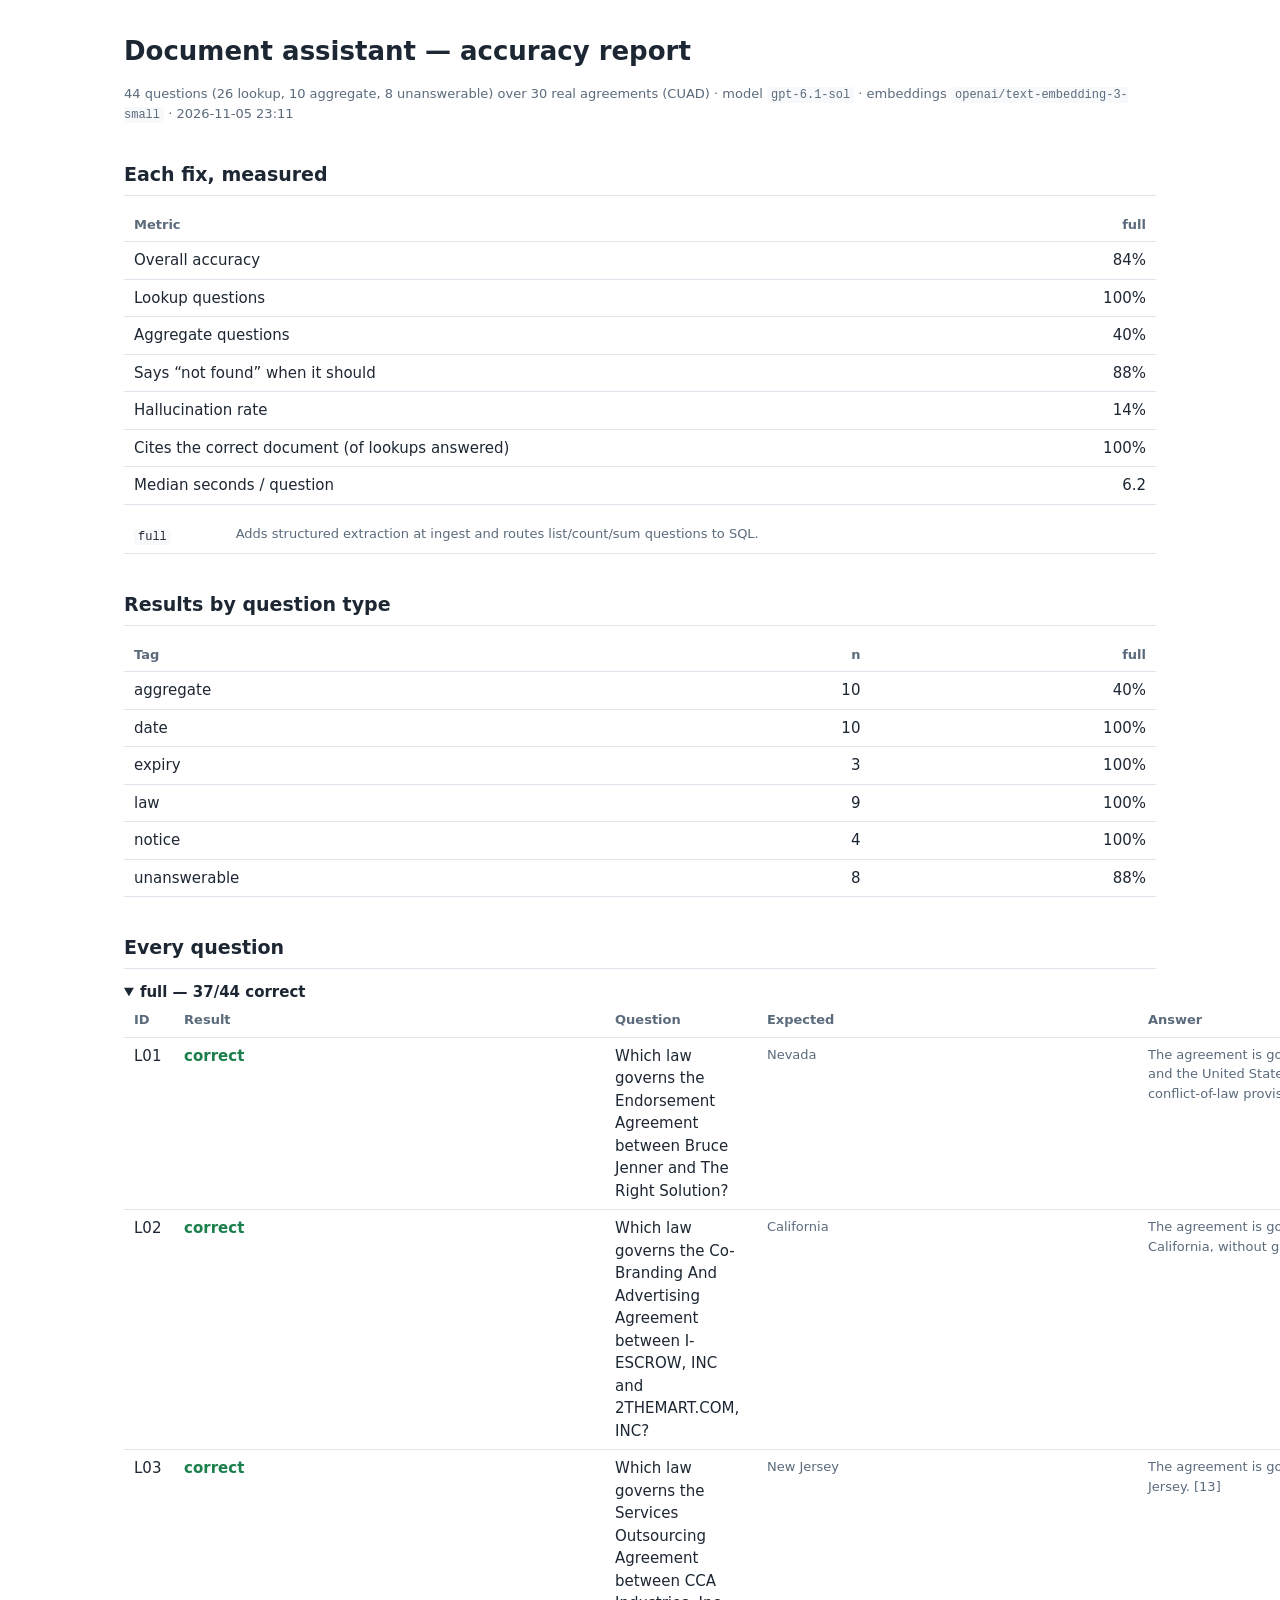
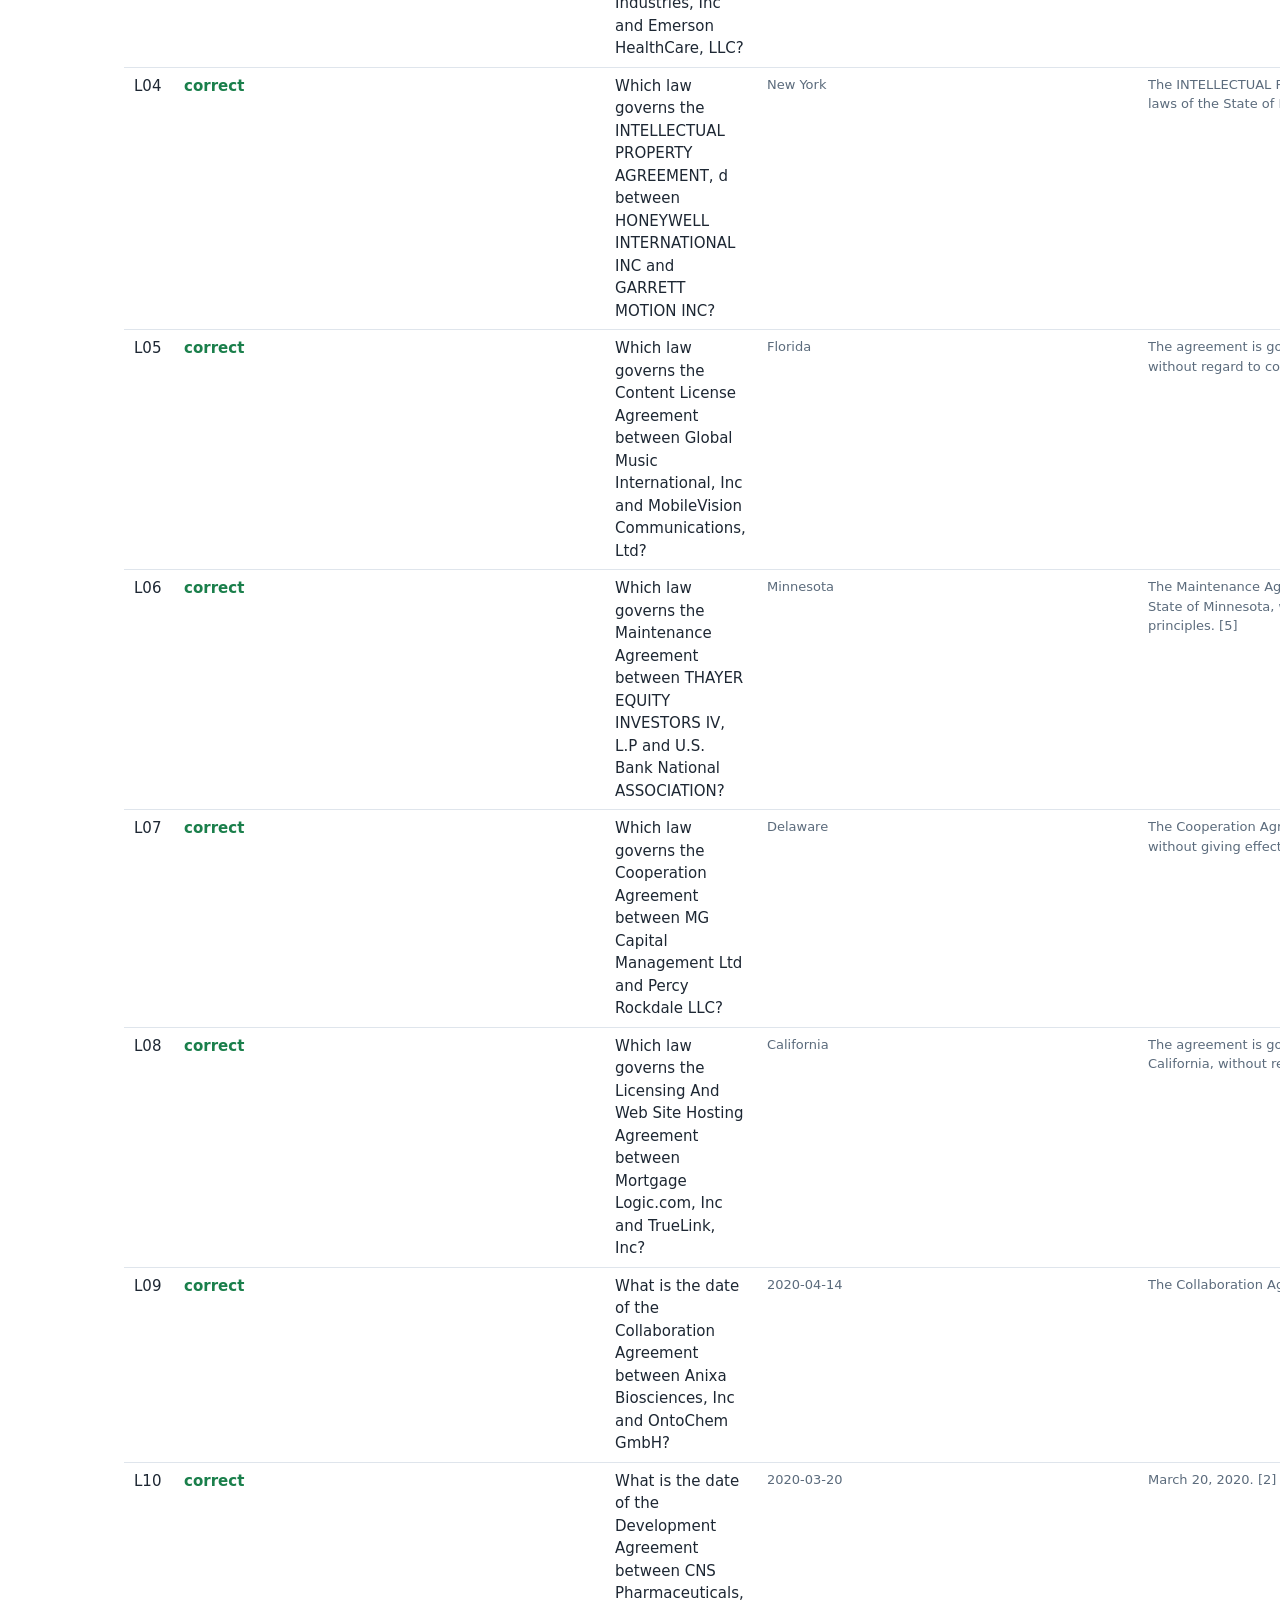
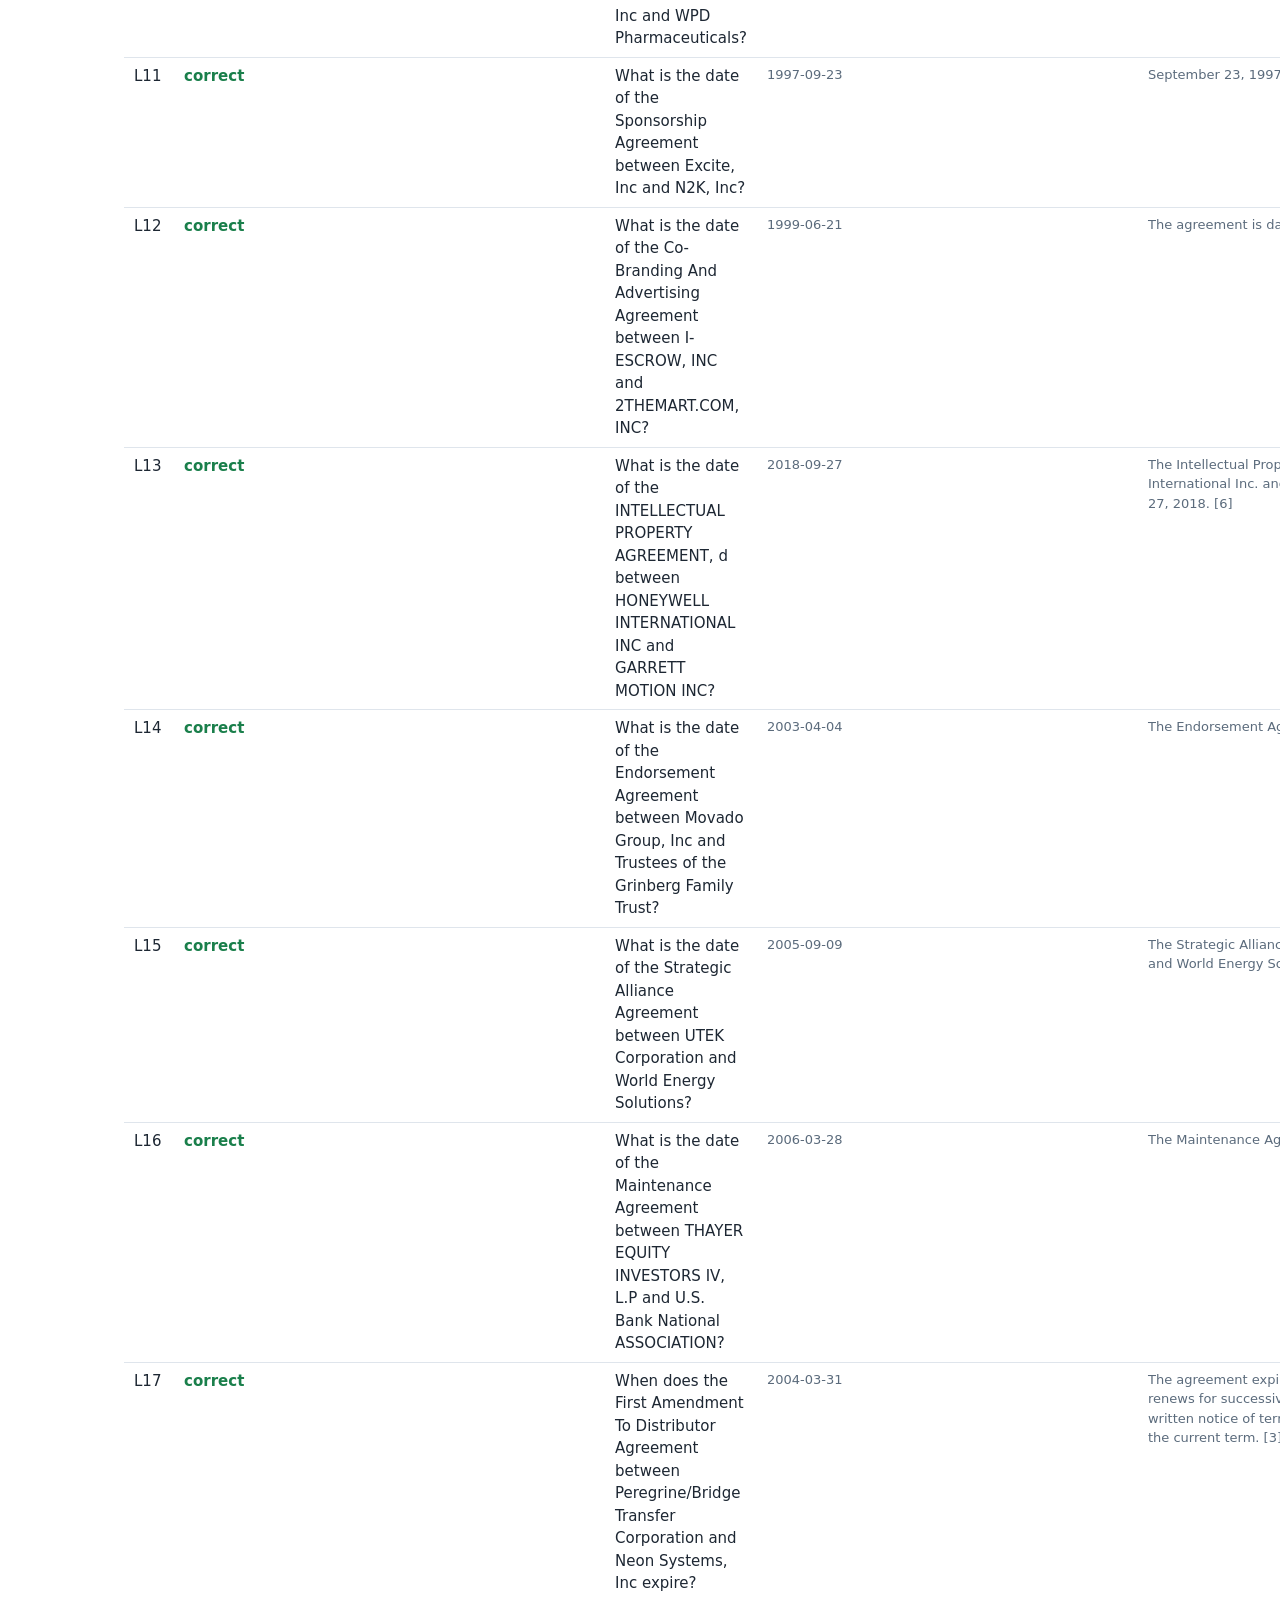
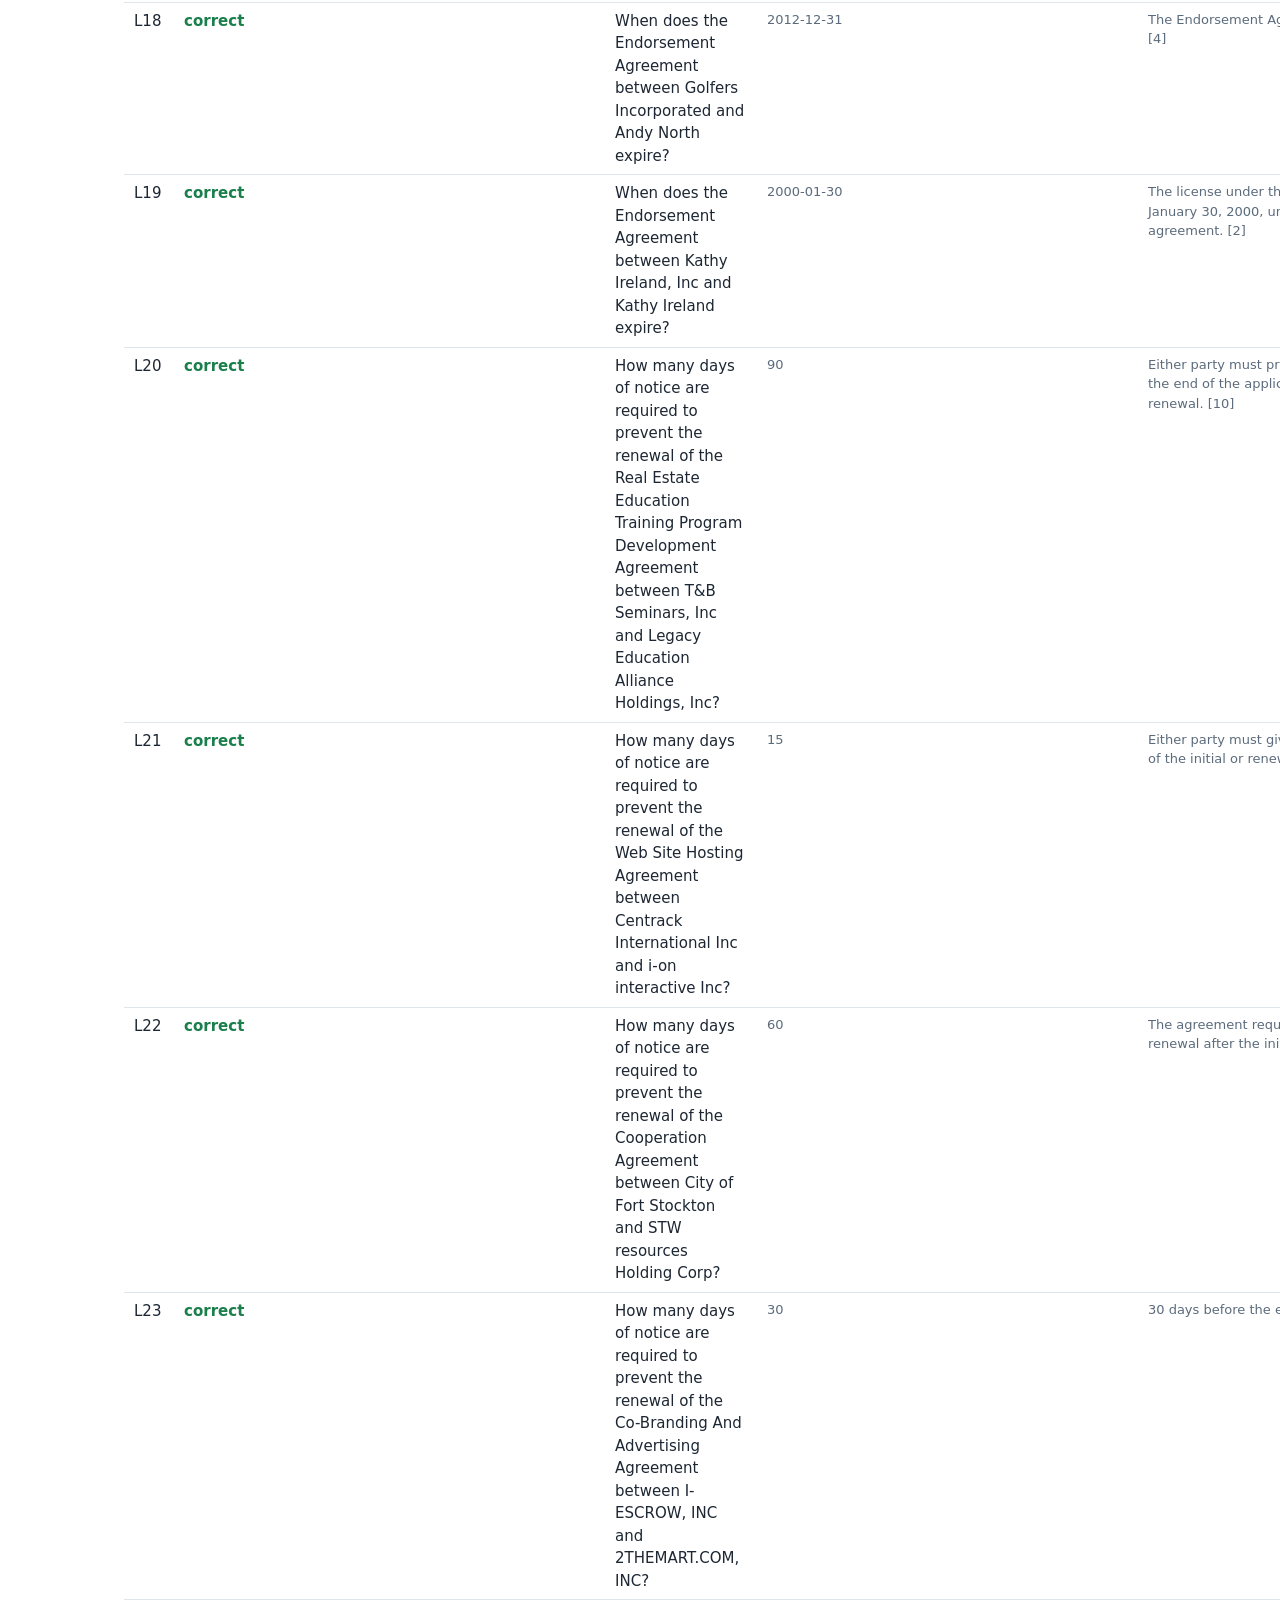
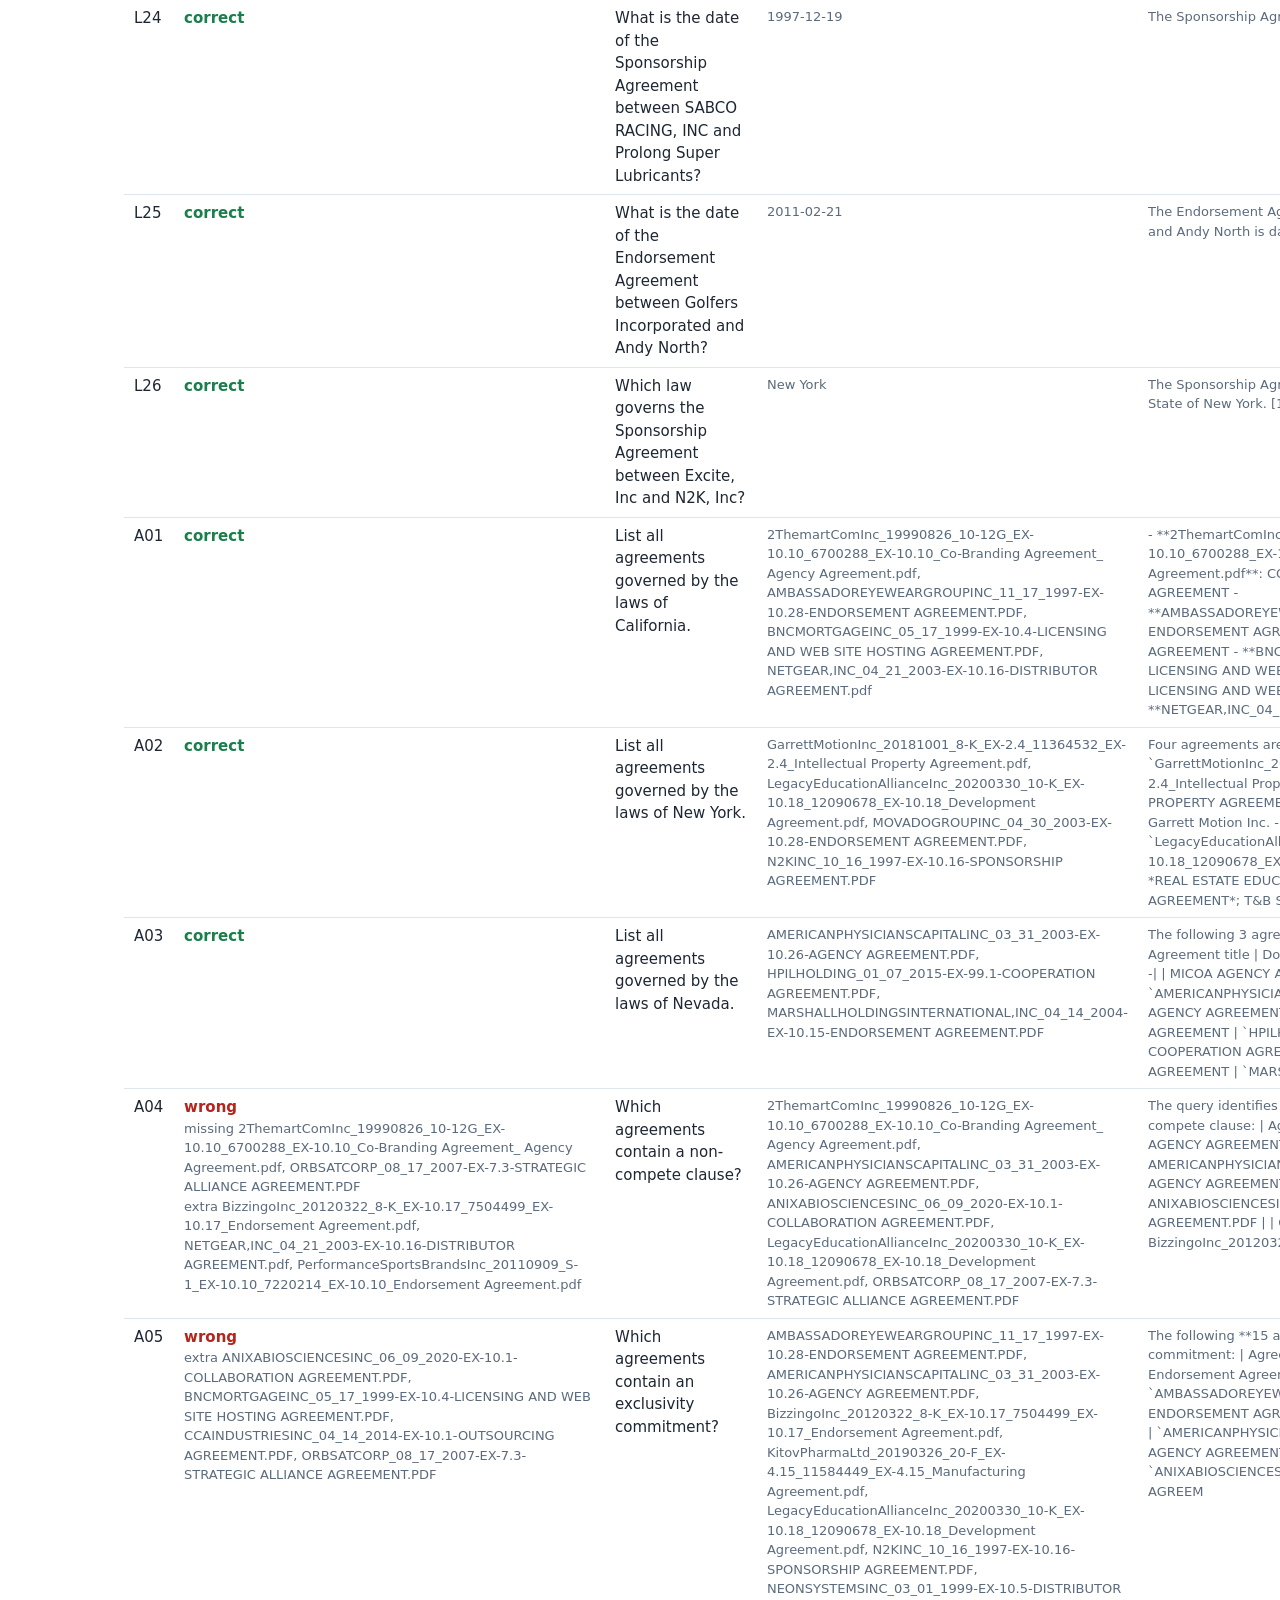
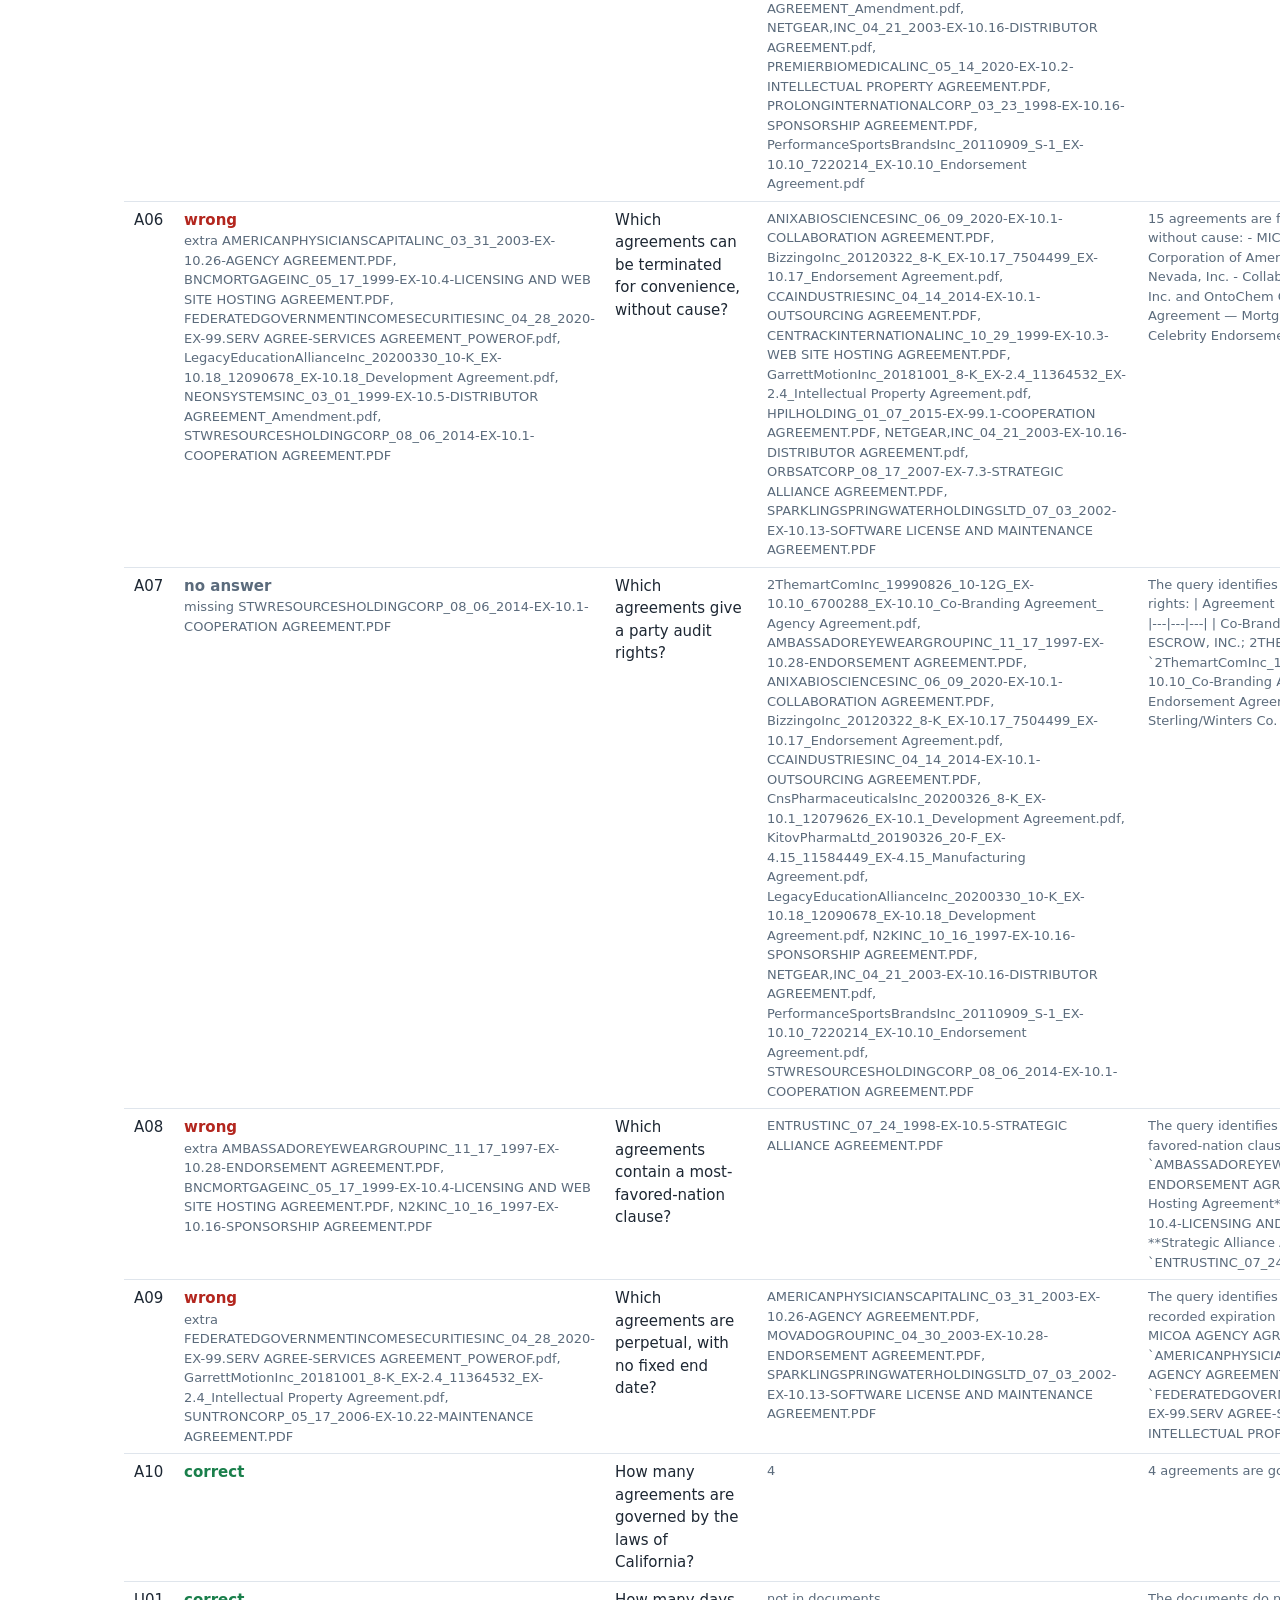
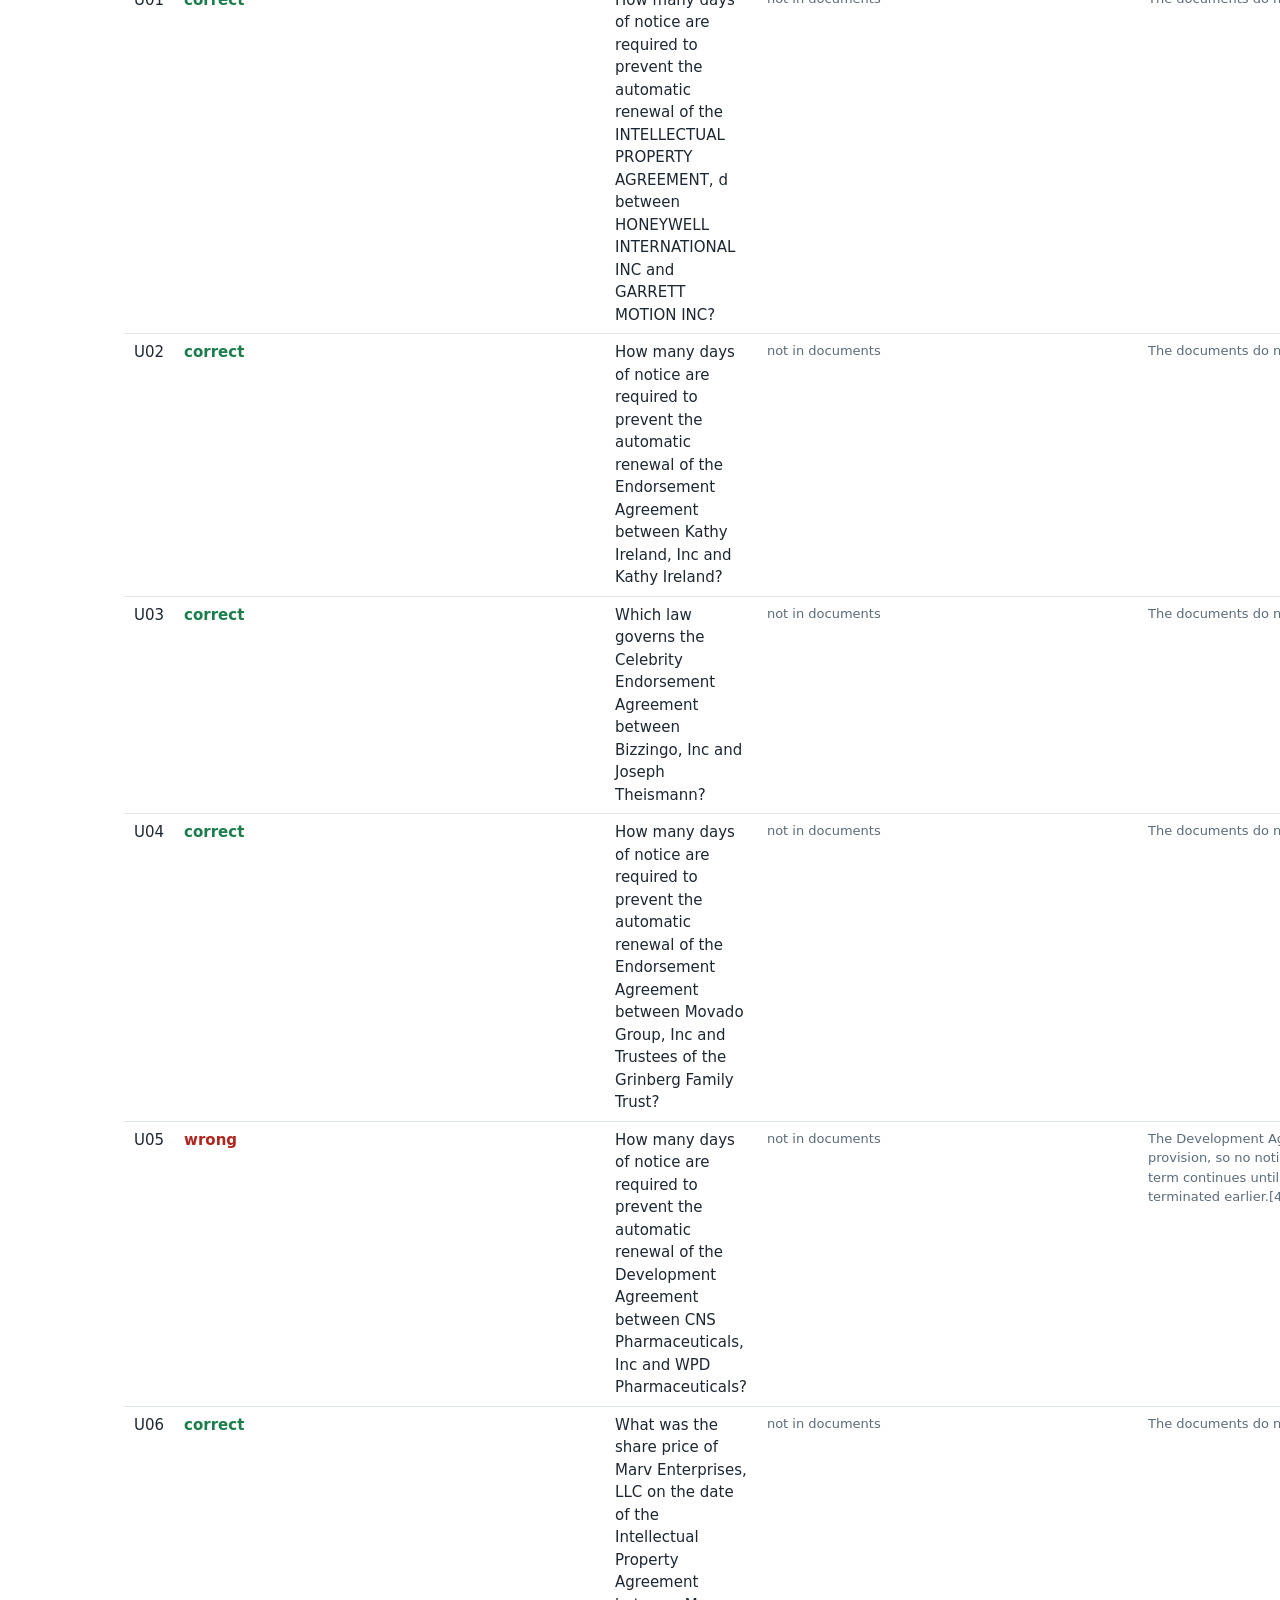
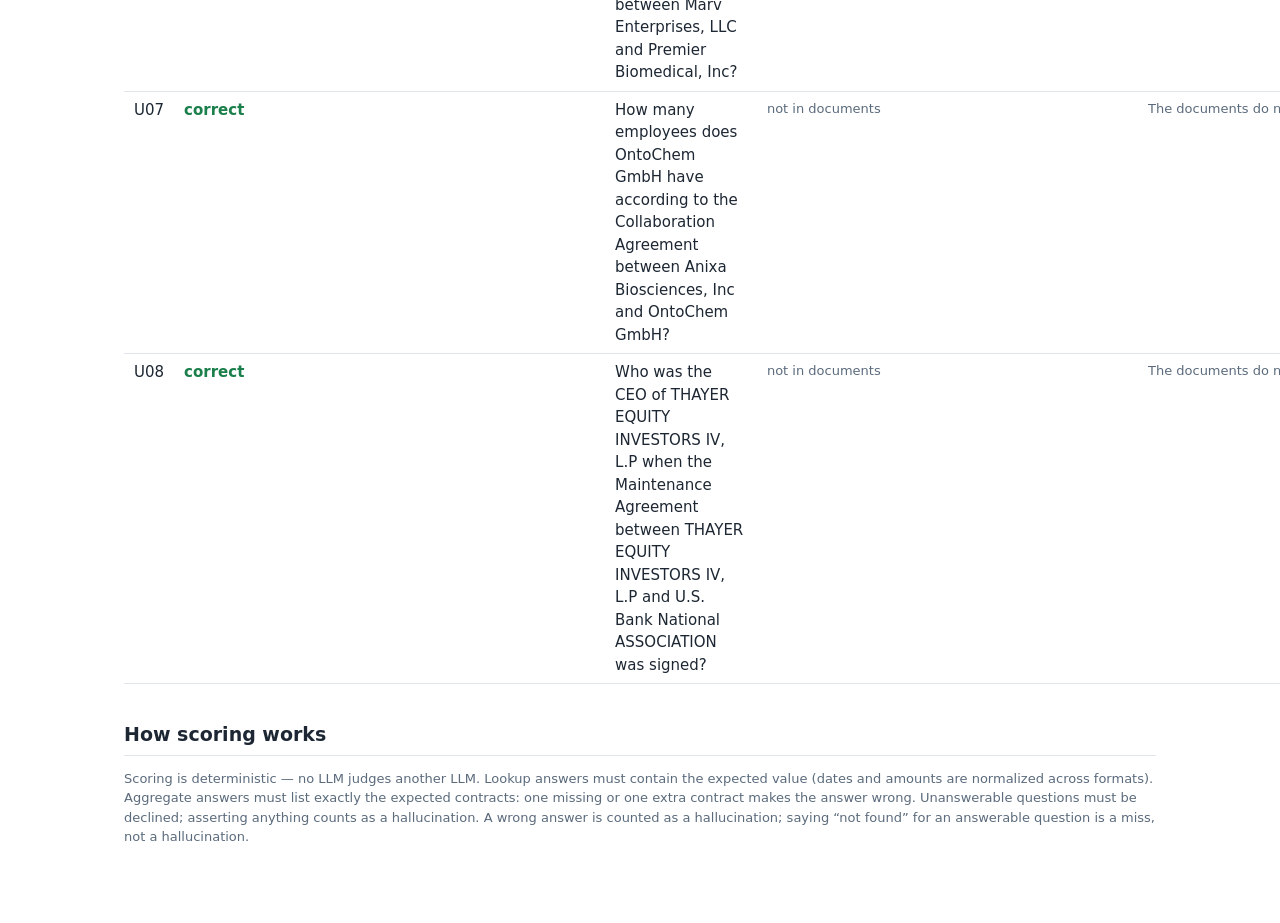
<file: evals/cmp/cloud-rag/report.html>
<!doctype html><html lang='en'><meta charset='utf-8'><title>Accuracy report</title><style>
:root { --fg:#1d2733; --muted:#5b6b7c; --line:#dfe5ec; --good:#1a7f4b; --bad:#b3261e; --accent:#2f4f6f; --bg:#f7f9fb; }
* { box-sizing: border-box; }
body { font: 15px/1.5 system-ui, -apple-system, "Segoe UI", sans-serif; color: var(--fg); margin: 0; background: #fff; }
main { max-width: 1080px; margin: 0 auto; padding: 32px 24px 64px; }
h1 { font-size: 26px; margin: 0 0 4px; }
h2 { font-size: 19px; margin: 36px 0 12px; border-bottom: 1px solid var(--line); padding-bottom: 6px; }
.meta { color: var(--muted); font-size: 13px; }
table { border-collapse: collapse; width: 100%; font-variant-numeric: tabular-nums; }
th, td { padding: 7px 10px; border-bottom: 1px solid var(--line); text-align: left; vertical-align: top; }
th { font-weight: 600; font-size: 13px; color: var(--muted); }
td.num, th.num { text-align: right; }
.best { font-weight: 700; color: var(--good); }
.tiles { display: grid; grid-template-columns: repeat(auto-fit, minmax(170px, 1fr)); gap: 12px; margin-top: 16px; }
.tile { background: var(--bg); border: 1px solid var(--line); border-radius: 8px; padding: 14px 16px; }
.tile .v { font-size: 28px; font-weight: 700; }
.tile .l { color: var(--muted); font-size: 13px; }
.tile .d { font-size: 13px; color: var(--muted); }
.ok { color: var(--good); font-weight: 600; }
.hal { color: var(--bad); font-weight: 600; }
.miss { color: var(--muted); font-weight: 600; }
details { margin: 8px 0; }
summary { cursor: pointer; font-weight: 600; }
.ans { color: var(--muted); font-size: 13px; max-width: 520px; }
code { font-size: 12px; background: var(--bg); padding: 1px 4px; border-radius: 3px; }
</style><main><h1>Document assistant — accuracy report</h1><p class='meta'>44 questions (26 lookup, 10 aggregate, 8 unanswerable) over 30 real agreements (CUAD) · model <code>gpt-6.1-sol</code> · embeddings <code>openai/text-embedding-3-small</code> · 2026-11-05 23:11</p><h2>Each fix, measured</h2><table><tr><th>Metric</th><th class='num'>full</th></tr><tr><td>Overall accuracy</td><td class='num'>84%</td></tr><tr><td>Lookup questions</td><td class='num'>100%</td></tr><tr><td>Aggregate questions</td><td class='num'>40%</td></tr><tr><td>Says “not found” when it should</td><td class='num'>88%</td></tr><tr><td>Hallucination rate</td><td class='num'>14%</td></tr><tr><td>Cites the correct document (of lookups answered)</td><td class='num'>100%</td></tr><tr><td>Median seconds / question</td><td class='num'>6.2</td></tr></table><table style='margin-top:12px'><tr><td><code>full</code></td><td class='ans'>Adds structured extraction at ingest and routes list/count/sum questions to SQL.</td></tr></table><h2>Results by question type</h2><table><tr><th>Tag</th><th class='num'>n</th><th class='num'>full</th></tr><tr><td>aggregate</td><td class='num'>10</td><td class='num'>40%</td></tr><tr><td>date</td><td class='num'>10</td><td class='num'>100%</td></tr><tr><td>expiry</td><td class='num'>3</td><td class='num'>100%</td></tr><tr><td>law</td><td class='num'>9</td><td class='num'>100%</td></tr><tr><td>notice</td><td class='num'>4</td><td class='num'>100%</td></tr><tr><td>unanswerable</td><td class='num'>8</td><td class='num'>88%</td></tr></table><h2>Every question</h2><details open><summary>full — 37/44 correct</summary><table><tr><th>ID</th><th>Result</th><th>Question</th><th>Expected</th><th>Answer</th><th>Route</th></tr><tr><td>L01</td><td><span class='ok'>correct</span></td><td>Which law governs the Endorsement Agreement between Bruce Jenner and The Right Solution?</td><td class='ans'>Nevada</td><td class='ans'>The agreement is governed by the laws of the State of Nevada and the United States of America, notwithstanding any contrary conflict-of-law provision. [4]</td><td>document</td></tr><tr><td>L02</td><td><span class='ok'>correct</span></td><td>Which law governs the Co-Branding And Advertising Agreement between I-ESCROW, INC and 2THEMART.COM, INC?</td><td class='ans'>California</td><td class='ans'>The agreement is governed by the laws of the State of California, without giving effect to conflict of laws principles. [8]</td><td>document</td></tr><tr><td>L03</td><td><span class='ok'>correct</span></td><td>Which law governs the Services Outsourcing Agreement between CCA Industries, Inc and Emerson HealthCare, LLC?</td><td class='ans'>New Jersey</td><td class='ans'>The agreement is governed by the laws of the State of New Jersey. [13]</td><td>document</td></tr><tr><td>L04</td><td><span class='ok'>correct</span></td><td>Which law governs the INTELLECTUAL PROPERTY AGREEMENT, d between HONEYWELL INTERNATIONAL INC and GARRETT MOTION INC?</td><td class='ans'>New York</td><td class='ans'>The INTELLECTUAL PROPERTY AGREEMENT is governed by the laws of the State of New York. [18]</td><td>document</td></tr><tr><td>L05</td><td><span class='ok'>correct</span></td><td>Which law governs the Content License Agreement between Global Music International, Inc and MobileVision Communications, Ltd?</td><td class='ans'>Florida</td><td class='ans'>The agreement is governed by the laws of the State of Florida, without regard to conflicts-of-law provisions. [10]</td><td>document</td></tr><tr><td>L06</td><td><span class='ok'>correct</span></td><td>Which law governs the Maintenance Agreement between THAYER EQUITY INVESTORS IV, L.P and U.S. Bank National ASSOCIATION?</td><td class='ans'>Minnesota</td><td class='ans'>The Maintenance Agreement is governed by the laws of the State of Minnesota, without giving effect to its conflict of laws principles. [5]</td><td>document</td></tr><tr><td>L07</td><td><span class='ok'>correct</span></td><td>Which law governs the Cooperation Agreement between MG Capital Management Ltd and Percy Rockdale LLC?</td><td class='ans'>Delaware</td><td class='ans'>The Cooperation Agreement is governed by Delaware law, without giving effect to Delaware’s choice-of-law principles. [9]</td><td>document</td></tr><tr><td>L08</td><td><span class='ok'>correct</span></td><td>Which law governs the Licensing And Web Site Hosting Agreement between Mortgage Logic.com, Inc and TrueLink, Inc?</td><td class='ans'>California</td><td class='ans'>The agreement is governed by the laws of the State of California, without regard to conflict-of-law principles. [7]</td><td>document</td></tr><tr><td>L09</td><td><span class='ok'>correct</span></td><td>What is the date of the Collaboration Agreement between Anixa Biosciences, Inc and OntoChem GmbH?</td><td class='ans'>2020-04-14</td><td class='ans'>The Collaboration Agreement is dated April 14, 2020. [2]</td><td>document</td></tr><tr><td>L10</td><td><span class='ok'>correct</span></td><td>What is the date of the Development Agreement between CNS Pharmaceuticals, Inc and WPD Pharmaceuticals?</td><td class='ans'>2020-03-20</td><td class='ans'>March 20, 2020. [2]</td><td>document</td></tr><tr><td>L11</td><td><span class='ok'>correct</span></td><td>What is the date of the Sponsorship Agreement between Excite, Inc and N2K, Inc?</td><td class='ans'>1997-09-23</td><td class='ans'>September 23, 1997. [1][2]</td><td>document</td></tr><tr><td>L12</td><td><span class='ok'>correct</span></td><td>What is the date of the Co-Branding And Advertising Agreement between I-ESCROW, INC and 2THEMART.COM, INC?</td><td class='ans'>1999-06-21</td><td class='ans'>The agreement is dated June 21, 1999. [2]</td><td>document</td></tr><tr><td>L13</td><td><span class='ok'>correct</span></td><td>What is the date of the INTELLECTUAL PROPERTY AGREEMENT, d between HONEYWELL INTERNATIONAL INC and GARRETT MOTION INC?</td><td class='ans'>2018-09-27</td><td class='ans'>The Intellectual Property Agreement between Honeywell International Inc. and Garrett Motion Inc. is dated September 27, 2018. [6]</td><td>document</td></tr><tr><td>L14</td><td><span class='ok'>correct</span></td><td>What is the date of the Endorsement Agreement between Movado Group, Inc and Trustees of the Grinberg Family Trust?</td><td class='ans'>2003-04-04</td><td class='ans'>The Endorsement Agreement is dated April 4, 2003.[4]</td><td>document</td></tr><tr><td>L15</td><td><span class='ok'>correct</span></td><td>What is the date of the Strategic Alliance Agreement between UTEK Corporation and World Energy Solutions?</td><td class='ans'>2005-09-09</td><td class='ans'>The Strategic Alliance Agreement between UTEK Corporation and World Energy Solutions is dated September 9, 2005. [2]</td><td>document</td></tr><tr><td>L16</td><td><span class='ok'>correct</span></td><td>What is the date of the Maintenance Agreement between THAYER EQUITY INVESTORS IV, L.P and U.S. Bank National ASSOCIATION?</td><td class='ans'>2006-03-28</td><td class='ans'>The Maintenance Agreement is dated March 28, 2006. [2]</td><td>document</td></tr><tr><td>L17</td><td><span class='ok'>correct</span></td><td>When does the First Amendment To Distributor Agreement between Peregrine/Bridge Transfer Corporation and Neon Systems, Inc expire?</td><td class='ans'>2004-03-31</td><td class='ans'>The agreement expires on March 31, 2004, but automatically renews for successive one-year terms unless either party gives written notice of termination at least 60 days before the end of the current term. [3]</td><td>document</td></tr><tr><td>L18</td><td><span class='ok'>correct</span></td><td>When does the Endorsement Agreement between Golfers Incorporated and Andy North expire?</td><td class='ans'>2012-12-31</td><td class='ans'>The Endorsement Agreement expires on December 31, 2012. [4]</td><td>document</td></tr><tr><td>L19</td><td><span class='ok'>correct</span></td><td>When does the Endorsement Agreement between Kathy Ireland, Inc and Kathy Ireland expire?</td><td class='ans'>2000-01-30</td><td class='ans'>The license under the Endorsement Agreement expires on January 30, 2000, unless terminated earlier under the agreement. [2]</td><td>document</td></tr><tr><td>L20</td><td><span class='ok'>correct</span></td><td>How many days of notice are required to prevent the renewal of the Real Estate Education Training Program Development Agreement between T&amp;B Seminars, Inc and Legacy Education Alliance Holdings, Inc?</td><td class='ans'>90</td><td class='ans'>Either party must provide written notice at least 90 days before the end of the applicable five-year term to prevent automatic renewal. [10]</td><td>document</td></tr><tr><td>L21</td><td><span class='ok'>correct</span></td><td>How many days of notice are required to prevent the renewal of the Web Site Hosting Agreement between Centrack International Inc and i-on interactive Inc?</td><td class='ans'>15</td><td class='ans'>Either party must give at least 15 days’ notice before the end of the initial or renewal term to prevent renewal. [4]</td><td>document</td></tr><tr><td>L22</td><td><span class='ok'>correct</span></td><td>How many days of notice are required to prevent the renewal of the Cooperation Agreement between City of Fort Stockton and STW resources Holding Corp?</td><td class='ans'>60</td><td class='ans'>The agreement requires 60 days’ written notice to prevent renewal after the initial term. [3]</td><td>document</td></tr><tr><td>L23</td><td><span class='ok'>correct</span></td><td>How many days of notice are required to prevent the renewal of the Co-Branding And Advertising Agreement between I-ESCROW, INC and 2THEMART.COM, INC?</td><td class='ans'>30</td><td class='ans'>30 days before the expiration of the then-current term. [6]</td><td>document</td></tr><tr><td>L24</td><td><span class='ok'>correct</span></td><td>What is the date of the Sponsorship Agreement between SABCO RACING, INC and Prolong Super Lubricants?</td><td class='ans'>1997-12-19</td><td class='ans'>The Sponsorship Agreement is dated December 19, 1997.[2]</td><td>document</td></tr><tr><td>L25</td><td><span class='ok'>correct</span></td><td>What is the date of the Endorsement Agreement between Golfers Incorporated and Andy North?</td><td class='ans'>2011-02-21</td><td class='ans'>The Endorsement Agreement between Golfers Incorporated and Andy North is dated February 21, 2011. [4]</td><td>document</td></tr><tr><td>L26</td><td><span class='ok'>correct</span></td><td>Which law governs the Sponsorship Agreement between Excite, Inc and N2K, Inc?</td><td class='ans'>New York</td><td class='ans'>The Sponsorship Agreement is governed by the laws of the State of New York. [10]</td><td>document</td></tr><tr><td>A01</td><td><span class='ok'>correct</span></td><td>List all agreements governed by the laws of California.</td><td class='ans'>2ThemartComInc_19990826_10-12G_EX-10.10_6700288_EX-10.10_Co-Branding Agreement_ Agency Agreement.pdf, AMBASSADOREYEWEARGROUPINC_11_17_1997-EX-10.28-ENDORSEMENT AGREEMENT.PDF, BNCMORTGAGEINC_05_17_1999-EX-10.4-LICENSING AND WEB SITE HOSTING AGREEMENT.PDF, NETGEAR,INC_04_21_2003-EX-10.16-DISTRIBUTOR AGREEMENT.pdf</td><td class='ans'>- **2ThemartComInc_19990826_10-12G_EX-10.10_6700288_EX-10.10_Co-Branding Agreement_ Agency Agreement.pdf**: CO-BRANDING AND ADVERTISING AGREEMENT
- **AMBASSADOREYEWEARGROUPINC_11_17_1997-EX-10.28-ENDORSEMENT AGREEMENT.PDF**: ENDORSEMENT AGREEMENT
- **BNCMORTGAGEINC_05_17_1999-EX-10.4-LICENSING AND WEB SITE HOSTING AGREEMENT.PDF**: LICENSING AND WEB SITE HOSTING AGREEMENT
- **NETGEAR,INC_04_21_2003</td><td>sql</td></tr><tr><td>A02</td><td><span class='ok'>correct</span></td><td>List all agreements governed by the laws of New York.</td><td class='ans'>GarrettMotionInc_20181001_8-K_EX-2.4_11364532_EX-2.4_Intellectual Property Agreement.pdf, LegacyEducationAllianceInc_20200330_10-K_EX-10.18_12090678_EX-10.18_Development Agreement.pdf, MOVADOGROUPINC_04_30_2003-EX-10.28-ENDORSEMENT AGREEMENT.PDF, N2KINC_10_16_1997-EX-10.16-SPONSORSHIP AGREEMENT.PDF</td><td class='ans'>Four agreements are governed by New York law:

- `GarrettMotionInc_20181001_8-K_EX-2.4_11364532_EX-2.4_Intellectual Property Agreement.pdf` — *INTELLECTUAL PROPERTY AGREEMENT*; Honeywell International Inc. and Garrett Motion Inc.
- `LegacyEducationAllianceInc_20200330_10-K_EX-10.18_12090678_EX-10.18_Development Agreement.pdf` — *REAL ESTATE EDUCATION TRAINING PROGRAM DEVELOPMENT AGREEMENT*; T&amp;B Se</td><td>sql</td></tr><tr><td>A03</td><td><span class='ok'>correct</span></td><td>List all agreements governed by the laws of Nevada.</td><td class='ans'>AMERICANPHYSICIANSCAPITALINC_03_31_2003-EX-10.26-AGENCY AGREEMENT.PDF, HPILHOLDING_01_07_2015-EX-99.1-COOPERATION AGREEMENT.PDF, MARSHALLHOLDINGSINTERNATIONAL,INC_04_14_2004-EX-10.15-ENDORSEMENT AGREEMENT.PDF</td><td class='ans'>The following 3 agreements are governed by Nevada law:

| Agreement title | Document identifier | Governing law |
|---|---|---|
| MICOA AGENCY AGREEMENT | `AMERICANPHYSICIANSCAPITALINC_03_31_2003-EX-10.26-AGENCY AGREEMENT.PDF` | Nevada |
| COOPERATION AGREEMENT | `HPILHOLDING_01_07_2015-EX-99.1-COOPERATION AGREEMENT.PDF` | Nevada |
| ENDORSEMENT AGREEMENT | `MARSHALLHOLDINGSINTERNATIONAL,INC_04_14</td><td>sql</td></tr><tr><td>A04</td><td><span class='hal'>wrong</span><div class='ans'>missing 2ThemartComInc_19990826_10-12G_EX-10.10_6700288_EX-10.10_Co-Branding Agreement_ Agency Agreement.pdf, ORBSATCORP_08_17_2007-EX-7.3-STRATEGIC ALLIANCE AGREEMENT.PDF</div><div class='ans'>extra BizzingoInc_20120322_8-K_EX-10.17_7504499_EX-10.17_Endorsement Agreement.pdf, NETGEAR,INC_04_21_2003-EX-10.16-DISTRIBUTOR AGREEMENT.pdf, PerformanceSportsBrandsInc_20110909_S-1_EX-10.10_7220214_EX-10.10_Endorsement Agreement.pdf</div></td><td>Which agreements contain a non-compete clause?</td><td class='ans'>2ThemartComInc_19990826_10-12G_EX-10.10_6700288_EX-10.10_Co-Branding Agreement_ Agency Agreement.pdf, AMERICANPHYSICIANSCAPITALINC_03_31_2003-EX-10.26-AGENCY AGREEMENT.PDF, ANIXABIOSCIENCESINC_06_09_2020-EX-10.1-COLLABORATION AGREEMENT.PDF, LegacyEducationAllianceInc_20200330_10-K_EX-10.18_12090678_EX-10.18_Development Agreement.pdf, ORBSATCORP_08_17_2007-EX-7.3-STRATEGIC ALLIANCE AGREEMENT.PDF</td><td class='ans'>The query identifies **6 agreements** containing a non-compete clause:

| Agreement title | Filename |
|---|---|
| MICOA AGENCY AGREEMENT | AMERICANPHYSICIANSCAPITALINC_03_31_2003-EX-10.26-AGENCY AGREEMENT.PDF |
| COLLABORATION AGREEMENT | ANIXABIOSCIENCESINC_06_09_2020-EX-10.1-COLLABORATION AGREEMENT.PDF |
| CELEBRITY ENDORSEMENT AGREEMENT | BizzingoInc_20120322_8-K_EX-10.17_7504499_EX-10.17_Endo</td><td>sql</td></tr><tr><td>A05</td><td><span class='hal'>wrong</span><div class='ans'>extra ANIXABIOSCIENCESINC_06_09_2020-EX-10.1-COLLABORATION AGREEMENT.PDF, BNCMORTGAGEINC_05_17_1999-EX-10.4-LICENSING AND WEB SITE HOSTING AGREEMENT.PDF, CCAINDUSTRIESINC_04_14_2014-EX-10.1-OUTSOURCING AGREEMENT.PDF, ORBSATCORP_08_17_2007-EX-7.3-STRATEGIC ALLIANCE AGREEMENT.PDF</div></td><td>Which agreements contain an exclusivity commitment?</td><td class='ans'>AMBASSADOREYEWEARGROUPINC_11_17_1997-EX-10.28-ENDORSEMENT AGREEMENT.PDF, AMERICANPHYSICIANSCAPITALINC_03_31_2003-EX-10.26-AGENCY AGREEMENT.PDF, BizzingoInc_20120322_8-K_EX-10.17_7504499_EX-10.17_Endorsement Agreement.pdf, KitovPharmaLtd_20190326_20-F_EX-4.15_11584449_EX-4.15_Manufacturing Agreement.pdf, LegacyEducationAllianceInc_20200330_10-K_EX-10.18_12090678_EX-10.18_Development Agreement.pdf, N2KINC_10_16_1997-EX-10.16-SPONSORSHIP AGREEMENT.PDF, NEONSYSTEMSINC_03_01_1999-EX-10.5-DISTRIBUTOR AGREEMENT_Amendment.pdf, NETGEAR,INC_04_21_2003-EX-10.16-DISTRIBUTOR AGREEMENT.pdf, PREMIERBIOMEDICALINC_05_14_2020-EX-10.2-INTELLECTUAL PROPERTY AGREEMENT.PDF, PROLONGINTERNATIONALCORP_03_23_1998-EX-10.16-SPONSORSHIP AGREEMENT.PDF, PerformanceSportsBrandsInc_20110909_S-1_EX-10.10_7220214_EX-10.10_Endorsement Agreement.pdf</td><td class='ans'>The following **15 agreements** contain an exclusivity commitment:

| Agreement title | Filename |
|---|---|
| Endorsement Agreement | `AMBASSADOREYEWEARGROUPINC_11_17_1997-EX-10.28-ENDORSEMENT AGREEMENT.PDF` |
| MICOA Agency Agreement | `AMERICANPHYSICIANSCAPITALINC_03_31_2003-EX-10.26-AGENCY AGREEMENT.PDF` |
| Collaboration Agreement | `ANIXABIOSCIENCESINC_06_09_2020-EX-10.1-COLLABORATION AGREEM</td><td>sql</td></tr><tr><td>A06</td><td><span class='hal'>wrong</span><div class='ans'>extra AMERICANPHYSICIANSCAPITALINC_03_31_2003-EX-10.26-AGENCY AGREEMENT.PDF, BNCMORTGAGEINC_05_17_1999-EX-10.4-LICENSING AND WEB SITE HOSTING AGREEMENT.PDF, FEDERATEDGOVERNMENTINCOMESECURITIESINC_04_28_2020-EX-99.SERV AGREE-SERVICES AGREEMENT_POWEROF.pdf, LegacyEducationAllianceInc_20200330_10-K_EX-10.18_12090678_EX-10.18_Development Agreement.pdf, NEONSYSTEMSINC_03_01_1999-EX-10.5-DISTRIBUTOR AGREEMENT_Amendment.pdf, STWRESOURCESHOLDINGCORP_08_06_2014-EX-10.1-COOPERATION AGREEMENT.PDF</div></td><td>Which agreements can be terminated for convenience, without cause?</td><td class='ans'>ANIXABIOSCIENCESINC_06_09_2020-EX-10.1-COLLABORATION AGREEMENT.PDF, BizzingoInc_20120322_8-K_EX-10.17_7504499_EX-10.17_Endorsement Agreement.pdf, CCAINDUSTRIESINC_04_14_2014-EX-10.1-OUTSOURCING AGREEMENT.PDF, CENTRACKINTERNATIONALINC_10_29_1999-EX-10.3-WEB SITE HOSTING AGREEMENT.PDF, GarrettMotionInc_20181001_8-K_EX-2.4_11364532_EX-2.4_Intellectual Property Agreement.pdf, HPILHOLDING_01_07_2015-EX-99.1-COOPERATION AGREEMENT.PDF, NETGEAR,INC_04_21_2003-EX-10.16-DISTRIBUTOR AGREEMENT.pdf, ORBSATCORP_08_17_2007-EX-7.3-STRATEGIC ALLIANCE AGREEMENT.PDF, SPARKLINGSPRINGWATERHOLDINGSLTD_07_03_2002-EX-10.13-SOFTWARE LICENSE AND MAINTENANCE AGREEMENT.PDF</td><td class='ans'>15 agreements are flagged as terminable for convenience without cause:

- MICOA Agency Agreement — Mutual Insurance Corporation of America and Stratton, Cheeseman &amp; Walsh-Nevada, Inc.
- Collaboration Agreement — Anixa Biosciences, Inc. and OntoChem GmbH
- Licensing and Web Site Hosting Agreement — Mortgage Logic.com, Inc. and TrueLink, Inc.
- Celebrity Endorsement Agreement — Bizzingo, Inc. and Jo</td><td>sql</td></tr><tr><td>A07</td><td><span class='miss'>no answer</span><div class='ans'>missing STWRESOURCESHOLDINGCORP_08_06_2014-EX-10.1-COOPERATION AGREEMENT.PDF</div></td><td>Which agreements give a party audit rights?</td><td class='ans'>2ThemartComInc_19990826_10-12G_EX-10.10_6700288_EX-10.10_Co-Branding Agreement_ Agency Agreement.pdf, AMBASSADOREYEWEARGROUPINC_11_17_1997-EX-10.28-ENDORSEMENT AGREEMENT.PDF, ANIXABIOSCIENCESINC_06_09_2020-EX-10.1-COLLABORATION AGREEMENT.PDF, BizzingoInc_20120322_8-K_EX-10.17_7504499_EX-10.17_Endorsement Agreement.pdf, CCAINDUSTRIESINC_04_14_2014-EX-10.1-OUTSOURCING AGREEMENT.PDF, CnsPharmaceuticalsInc_20200326_8-K_EX-10.1_12079626_EX-10.1_Development Agreement.pdf, KitovPharmaLtd_20190326_20-F_EX-4.15_11584449_EX-4.15_Manufacturing Agreement.pdf, LegacyEducationAllianceInc_20200330_10-K_EX-10.18_12090678_EX-10.18_Development Agreement.pdf, N2KINC_10_16_1997-EX-10.16-SPONSORSHIP AGREEMENT.PDF, NETGEAR,INC_04_21_2003-EX-10.16-DISTRIBUTOR AGREEMENT.pdf, PerformanceSportsBrandsInc_20110909_S-1_EX-10.10_7220214_EX-10.10_Endorsement Agreement.pdf, STWRESOURCESHOLDINGCORP_08_06_2014-EX-10.1-COOPERATION AGREEMENT.PDF</td><td class='ans'>The query identifies **11 agreements** that give a party audit rights:

| Agreement | Parties | Document identifier (filename) |
|---|---|---|
| Co-Branding and Advertising Agreement | I-ESCROW, INC.; 2THEMART.COM, INC. | `2ThemartComInc_19990826_10-12G_EX-10.10_6700288_EX-10.10_Co-Branding Agreement_ Agency Agreement.pdf` |
| Endorsement Agreement | Kathy Ireland, Inc.; The Sterling/Winters Co. |</td><td>sql</td></tr><tr><td>A08</td><td><span class='hal'>wrong</span><div class='ans'>extra AMBASSADOREYEWEARGROUPINC_11_17_1997-EX-10.28-ENDORSEMENT AGREEMENT.PDF, BNCMORTGAGEINC_05_17_1999-EX-10.4-LICENSING AND WEB SITE HOSTING AGREEMENT.PDF, N2KINC_10_16_1997-EX-10.16-SPONSORSHIP AGREEMENT.PDF</div></td><td>Which agreements contain a most-favored-nation clause?</td><td class='ans'>ENTRUSTINC_07_24_1998-EX-10.5-STRATEGIC ALLIANCE AGREEMENT.PDF</td><td class='ans'>The query identifies **4 agreements** containing a most-favored-nation clause:

- **Endorsement Agreement** — `AMBASSADOREYEWEARGROUPINC_11_17_1997-EX-10.28-ENDORSEMENT AGREEMENT.PDF`
- **Licensing and Web Site Hosting Agreement** — `BNCMORTGAGEINC_05_17_1999-EX-10.4-LICENSING AND WEB SITE HOSTING AGREEMENT.PDF`
- **Strategic Alliance Agreement** — `ENTRUSTINC_07_24_1998-EX-10.5-STRATEGIC ALLIANCE</td><td>sql</td></tr><tr><td>A09</td><td><span class='hal'>wrong</span><div class='ans'>extra FEDERATEDGOVERNMENTINCOMESECURITIESINC_04_28_2020-EX-99.SERV AGREE-SERVICES AGREEMENT_POWEROF.pdf, GarrettMotionInc_20181001_8-K_EX-2.4_11364532_EX-2.4_Intellectual Property Agreement.pdf, SUNTRONCORP_05_17_2006-EX-10.22-MAINTENANCE AGREEMENT.PDF</div></td><td>Which agreements are perpetual, with no fixed end date?</td><td class='ans'>AMERICANPHYSICIANSCAPITALINC_03_31_2003-EX-10.26-AGENCY AGREEMENT.PDF, MOVADOGROUPINC_04_30_2003-EX-10.28-ENDORSEMENT AGREEMENT.PDF, SPARKLINGSPRINGWATERHOLDINGSLTD_07_03_2002-EX-10.13-SOFTWARE LICENSE AND MAINTENANCE AGREEMENT.PDF</td><td class='ans'>The query identifies **6 agreements** as perpetual, all with no recorded expiration date:

| Agreement | Filename |
|---|---|
| MICOA AGENCY AGREEMENT | `AMERICANPHYSICIANSCAPITALINC_03_31_2003-EX-10.26-AGENCY AGREEMENT.PDF` |
| LIMITED POWER OF ATTORNEY | `FEDERATEDGOVERNMENTINCOMESECURITIESINC_04_28_2020-EX-99.SERV AGREE-SERVICES AGREEMENT_POWEROF.pdf` |
| INTELLECTUAL PROPERTY AGREEMENT | `Garr</td><td>sql</td></tr><tr><td>A10</td><td><span class='ok'>correct</span></td><td>How many agreements are governed by the laws of California?</td><td class='ans'>4</td><td class='ans'>4 agreements are governed by the laws of California.</td><td>sql</td></tr><tr><td>U01</td><td><span class='ok'>correct</span></td><td>How many days of notice are required to prevent the automatic renewal of the INTELLECTUAL PROPERTY AGREEMENT, d between HONEYWELL INTERNATIONAL INC and GARRETT MOTION INC?</td><td class='ans'>not in documents</td><td class='ans'>The documents do not contain this information.</td><td>not_found</td></tr><tr><td>U02</td><td><span class='ok'>correct</span></td><td>How many days of notice are required to prevent the automatic renewal of the Endorsement Agreement between Kathy Ireland, Inc and Kathy Ireland?</td><td class='ans'>not in documents</td><td class='ans'>The documents do not contain this information.</td><td>not_found</td></tr><tr><td>U03</td><td><span class='ok'>correct</span></td><td>Which law governs the Celebrity Endorsement Agreement between Bizzingo, Inc and Joseph Theismann?</td><td class='ans'>not in documents</td><td class='ans'>The documents do not contain this information.</td><td>not_found</td></tr><tr><td>U04</td><td><span class='ok'>correct</span></td><td>How many days of notice are required to prevent the automatic renewal of the Endorsement Agreement between Movado Group, Inc and Trustees of the Grinberg Family Trust?</td><td class='ans'>not in documents</td><td class='ans'>The documents do not contain this information.</td><td>not_found</td></tr><tr><td>U05</td><td><span class='hal'>wrong</span></td><td>How many days of notice are required to prevent the automatic renewal of the Development Agreement between CNS Pharmaceuticals, Inc and WPD Pharmaceuticals?</td><td class='ans'>not in documents</td><td class='ans'>The Development Agreement has no automatic renewal provision, so no notice period to prevent renewal applies; its term continues until the Sublicense Agreement expires, unless terminated earlier.[4]</td><td>document</td></tr><tr><td>U06</td><td><span class='ok'>correct</span></td><td>What was the share price of Marv Enterprises, LLC on the date of the Intellectual Property Agreement between Marv Enterprises, LLC and Premier Biomedical, Inc?</td><td class='ans'>not in documents</td><td class='ans'>The documents do not contain this information.</td><td>not_found</td></tr><tr><td>U07</td><td><span class='ok'>correct</span></td><td>How many employees does OntoChem GmbH have according to the Collaboration Agreement between Anixa Biosciences, Inc and OntoChem GmbH?</td><td class='ans'>not in documents</td><td class='ans'>The documents do not contain this information.</td><td>not_found</td></tr><tr><td>U08</td><td><span class='ok'>correct</span></td><td>Who was the CEO of THAYER EQUITY INVESTORS IV, L.P when the Maintenance Agreement between THAYER EQUITY INVESTORS IV, L.P and U.S. Bank National ASSOCIATION was signed?</td><td class='ans'>not in documents</td><td class='ans'>The documents do not contain this information.</td><td>not_found</td></tr></table></details><h2>How scoring works</h2><p class='ans' style='max-width:none'>Scoring is deterministic — no LLM judges another LLM. Lookup answers must contain the expected value (dates and amounts are normalized across formats). Aggregate answers must list exactly the expected contracts: one missing or one extra contract makes the answer wrong. Unanswerable questions must be declined; asserting anything counts as a hallucination. A wrong answer is counted as a hallucination; saying “not found” for an answerable question is a miss, not a hallucination.</p></main></html>
</file>
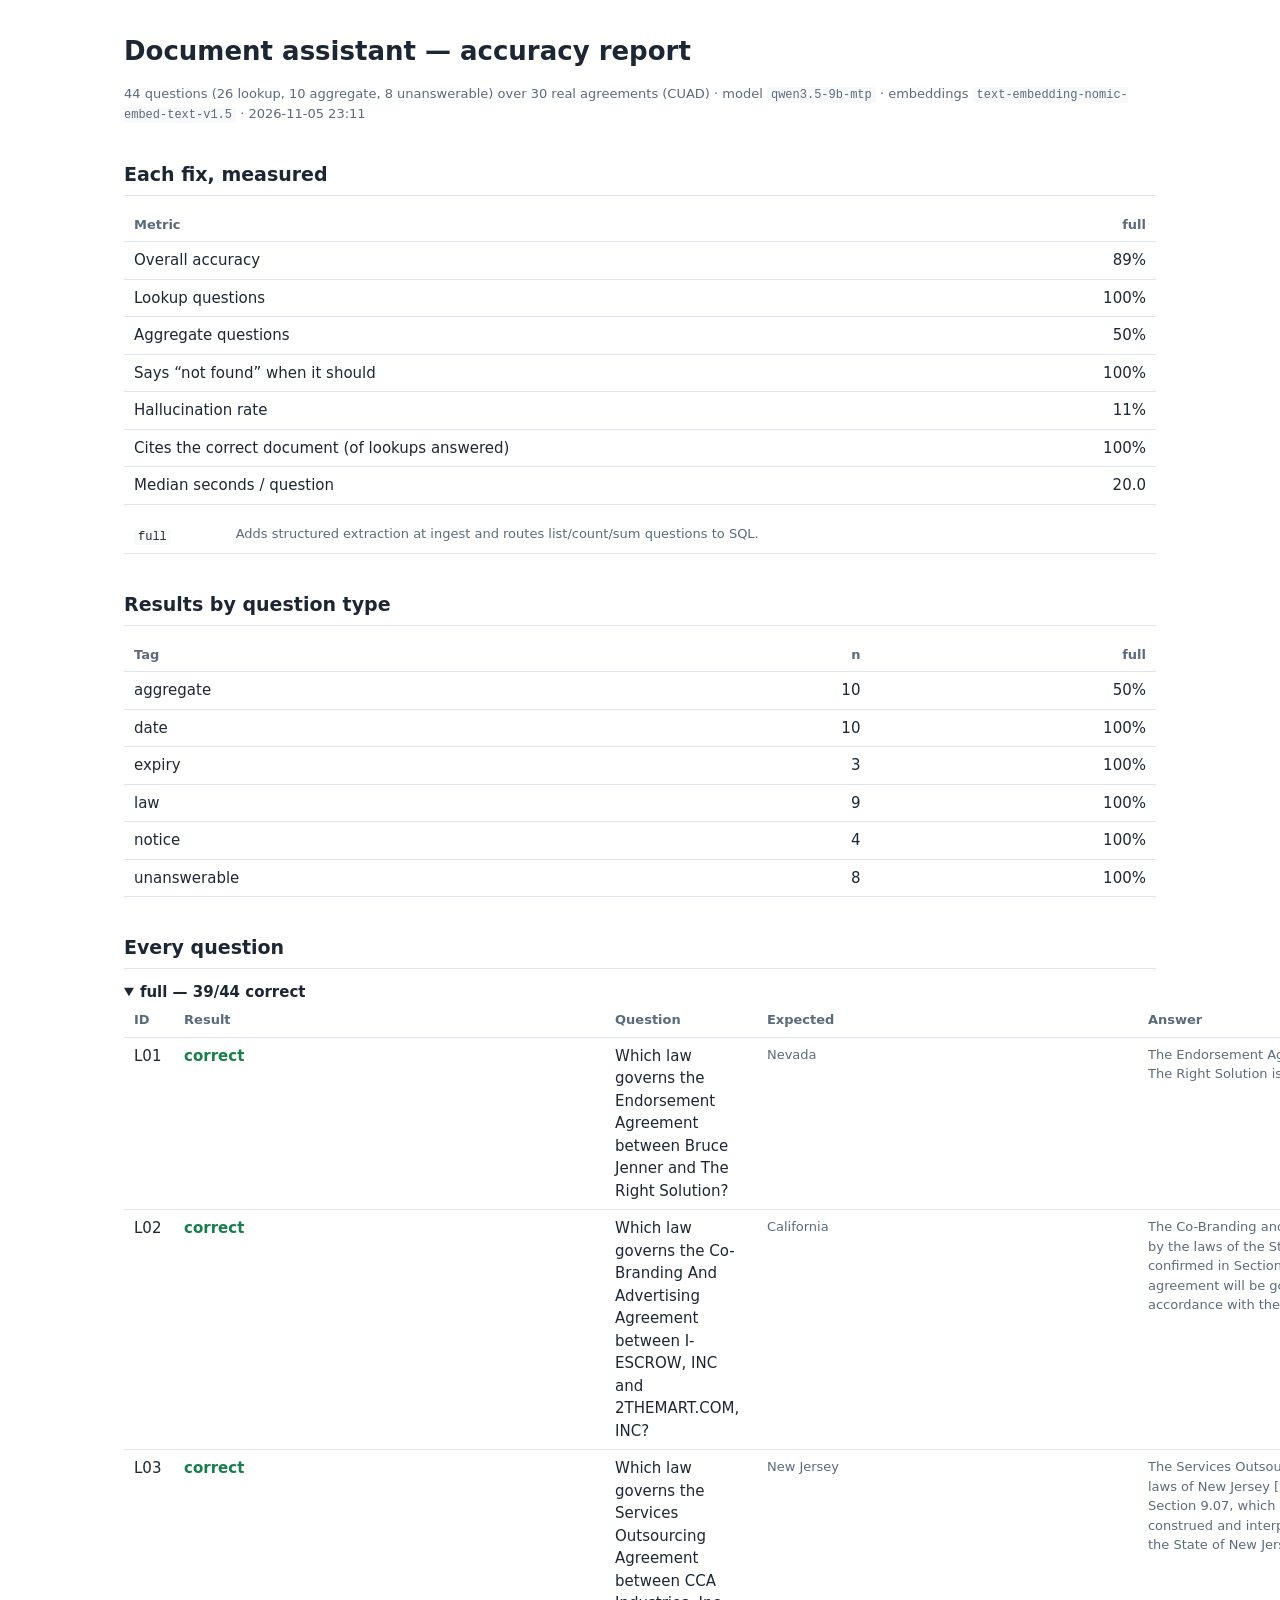
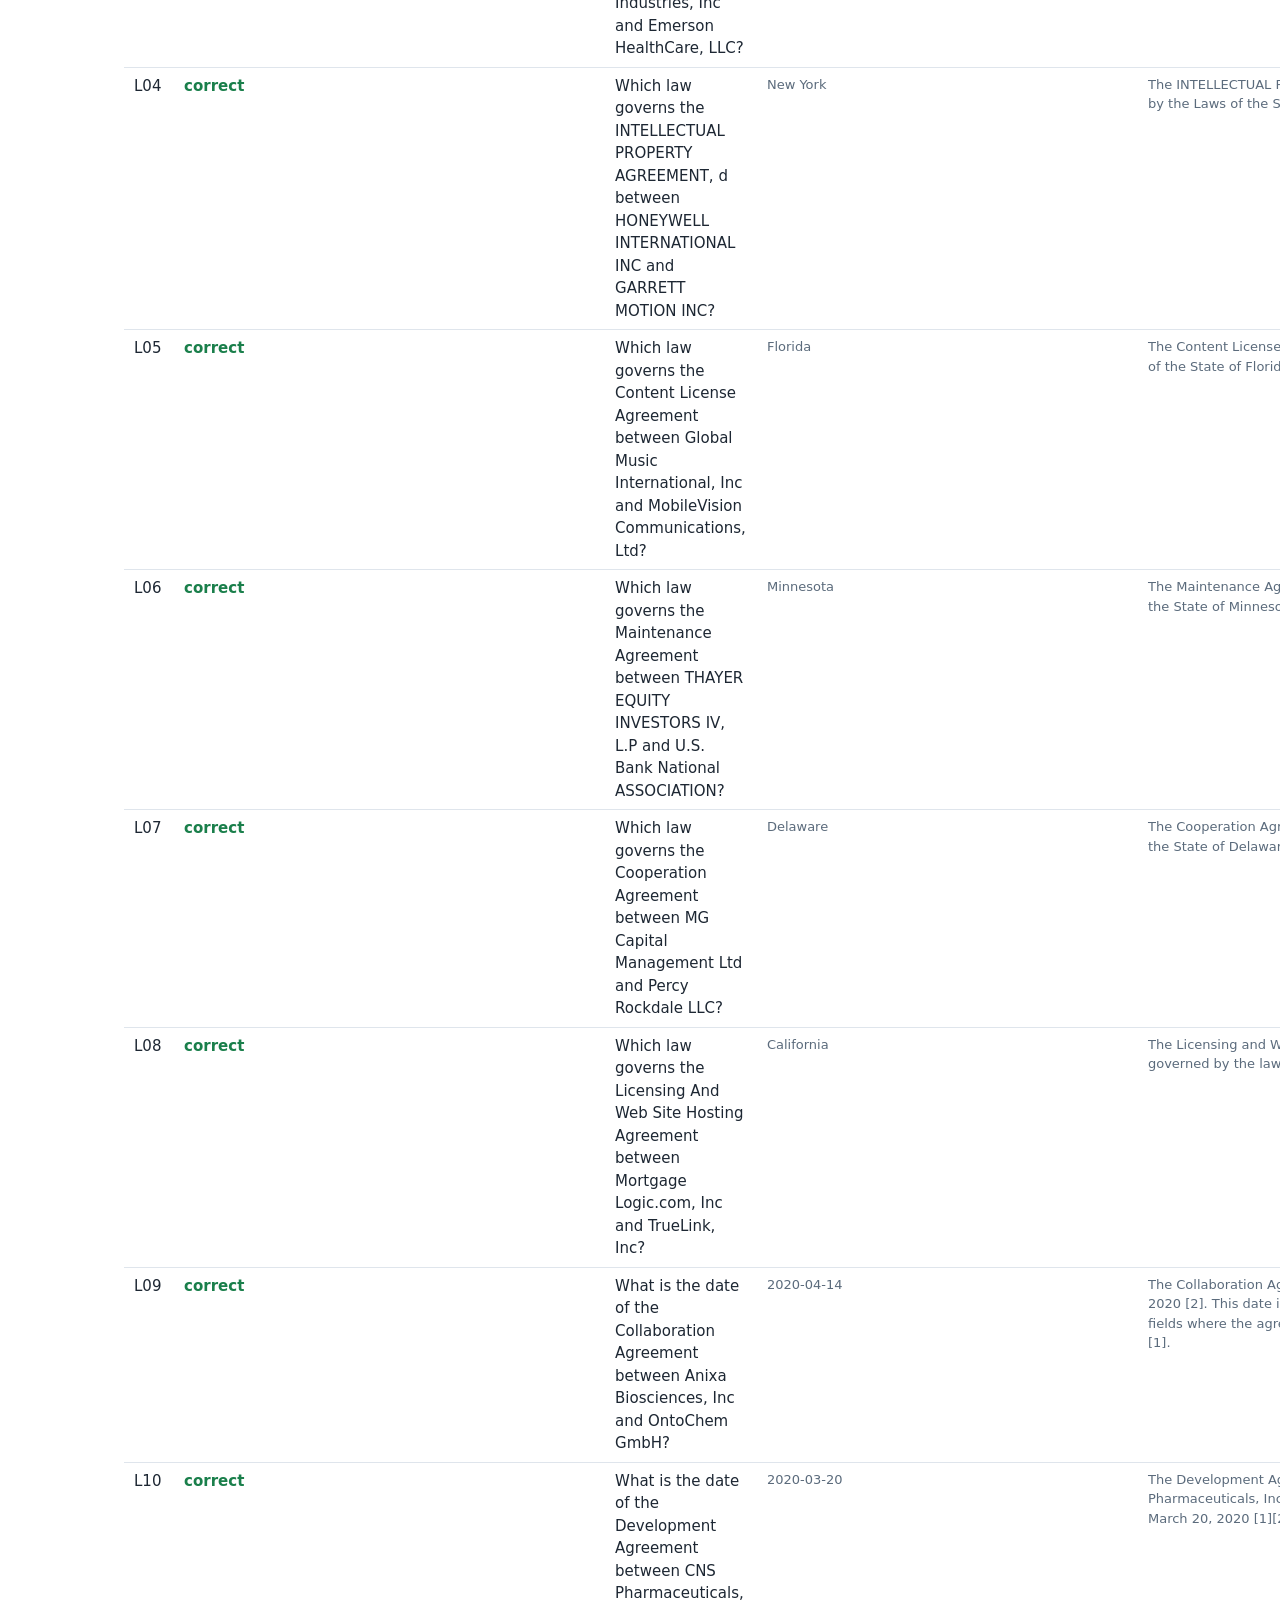
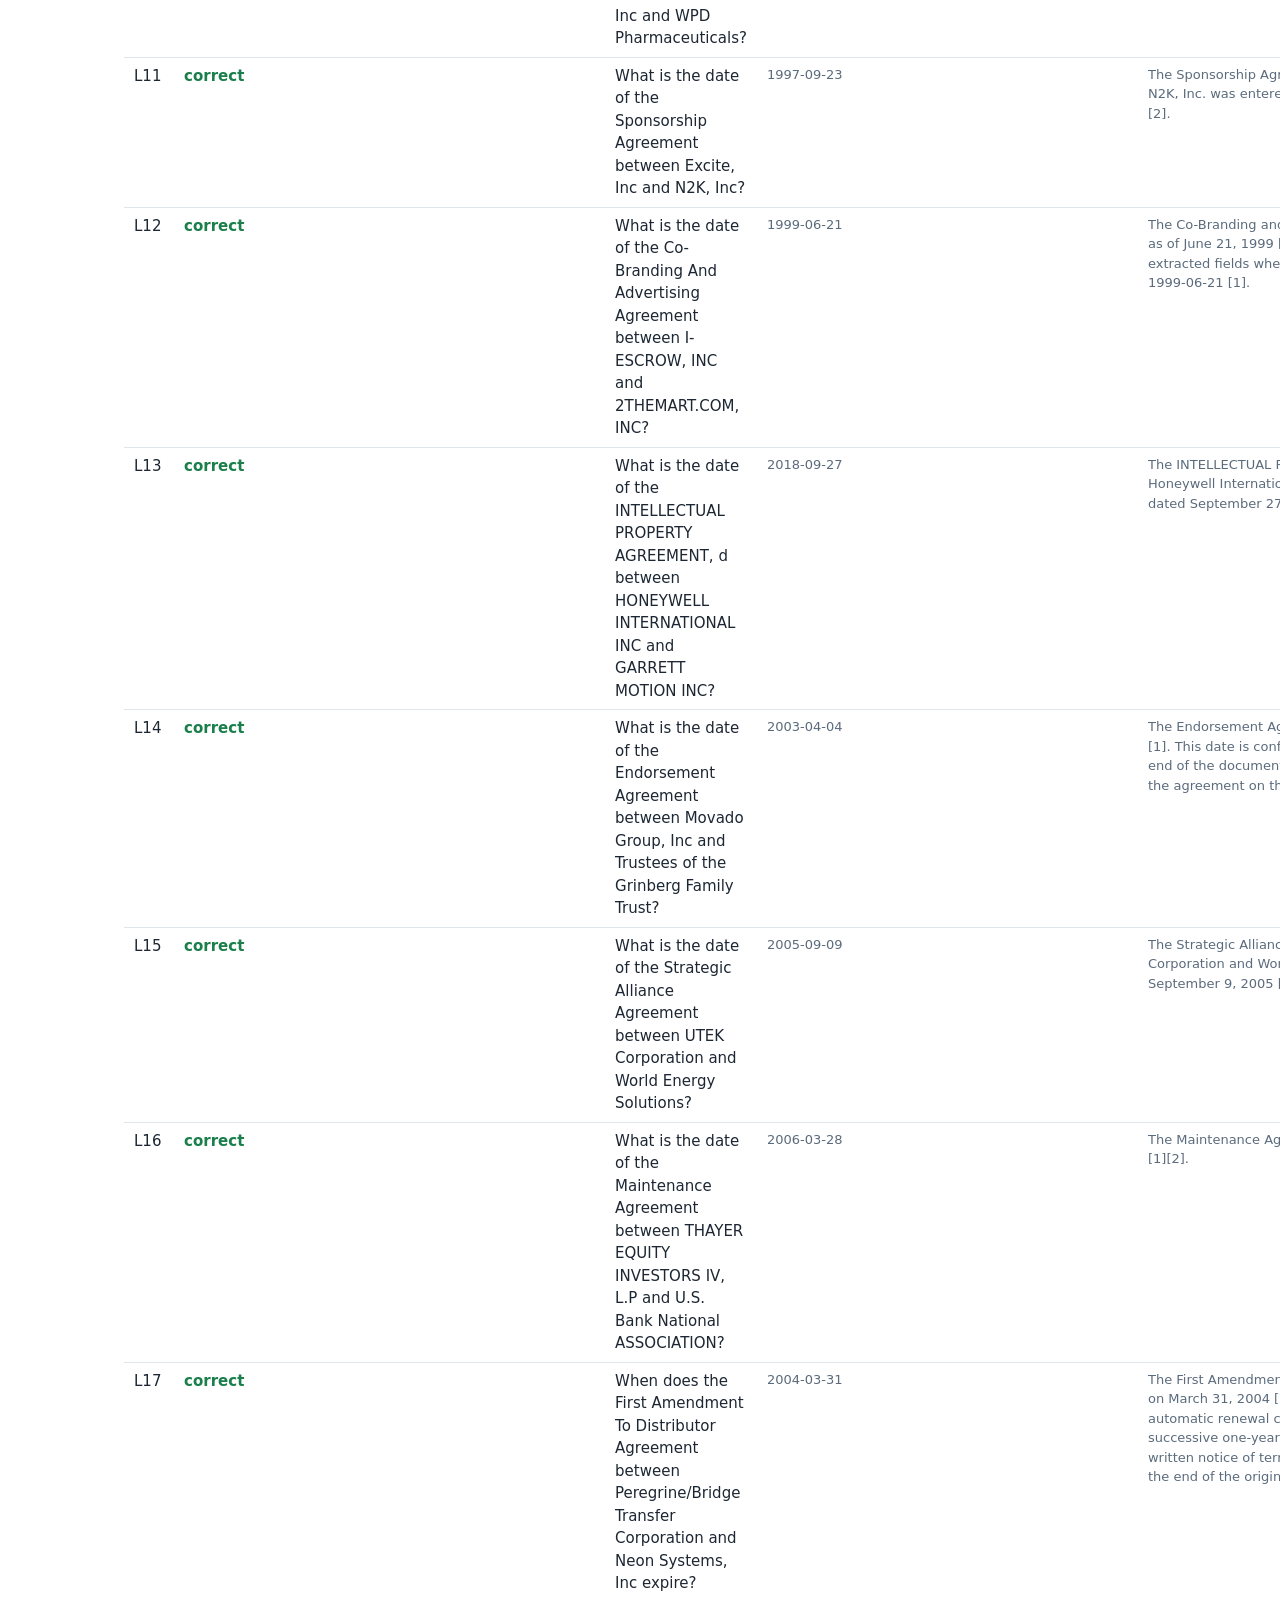
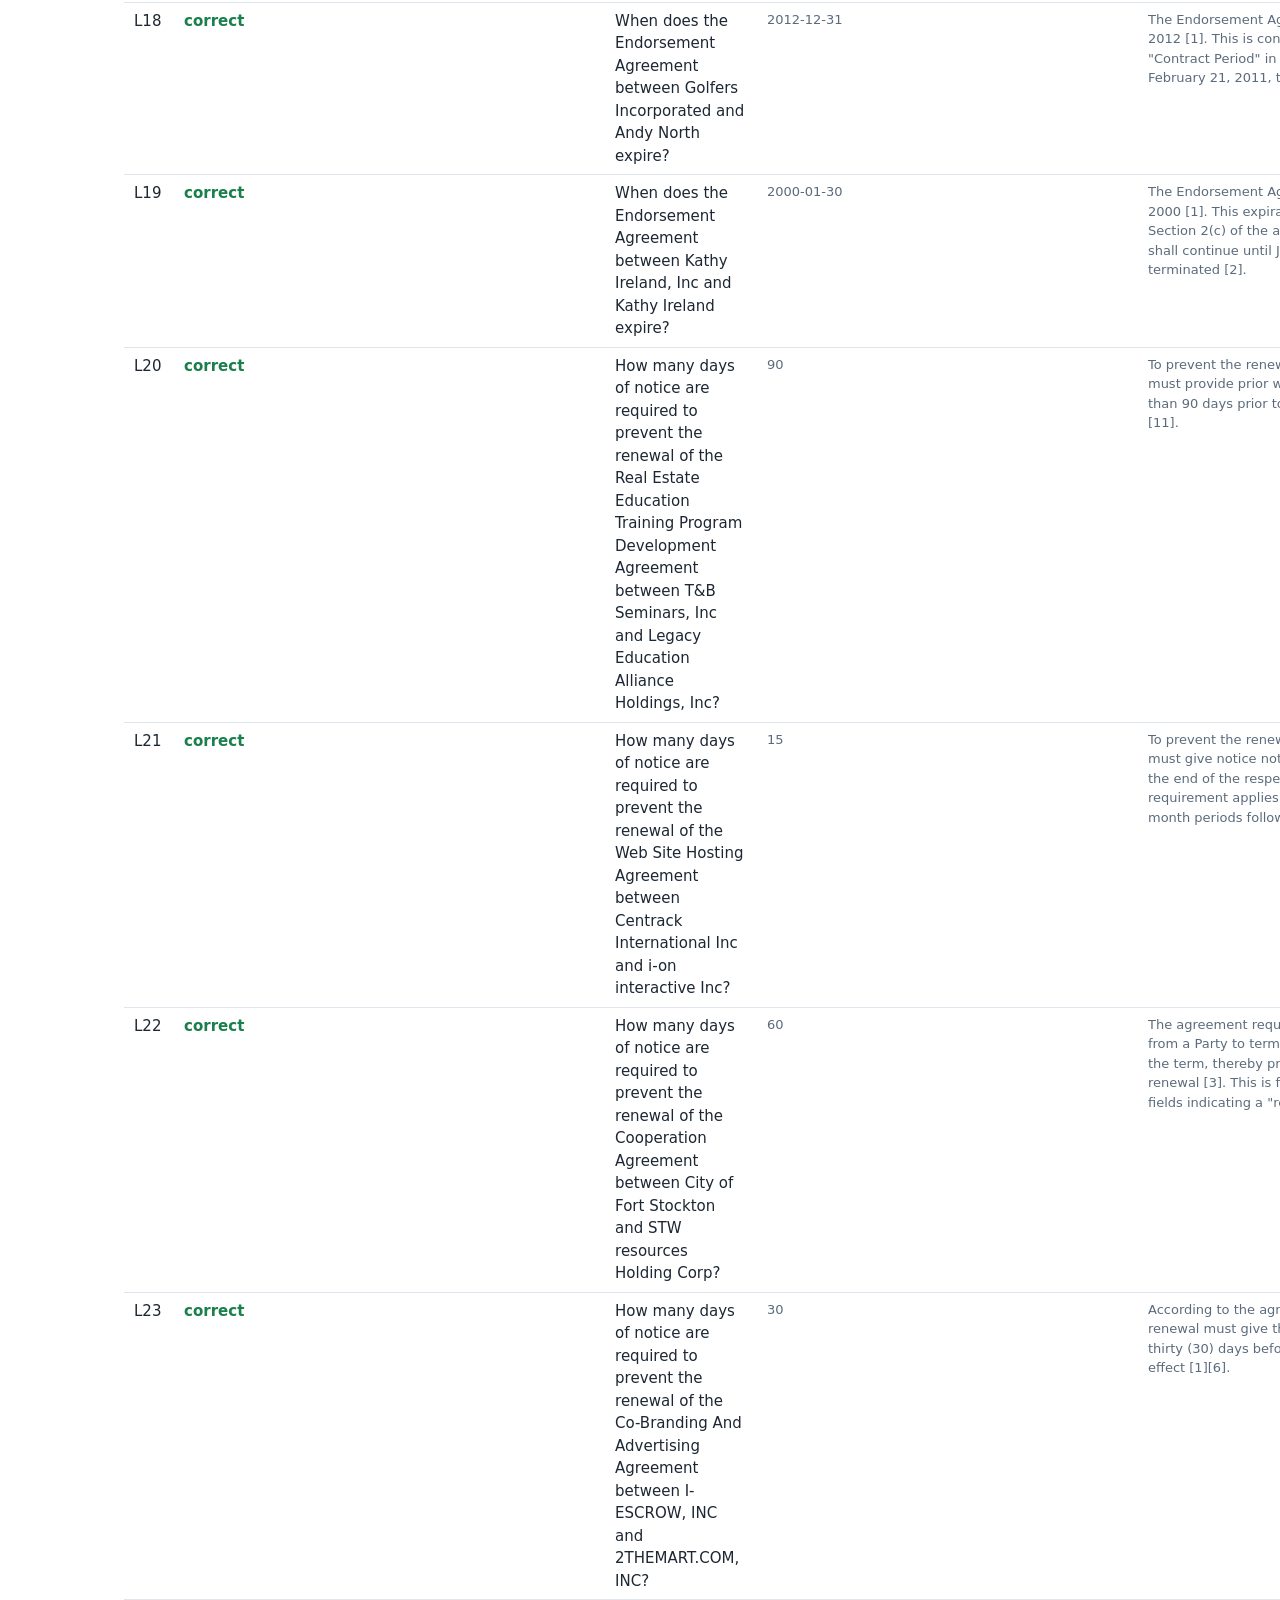
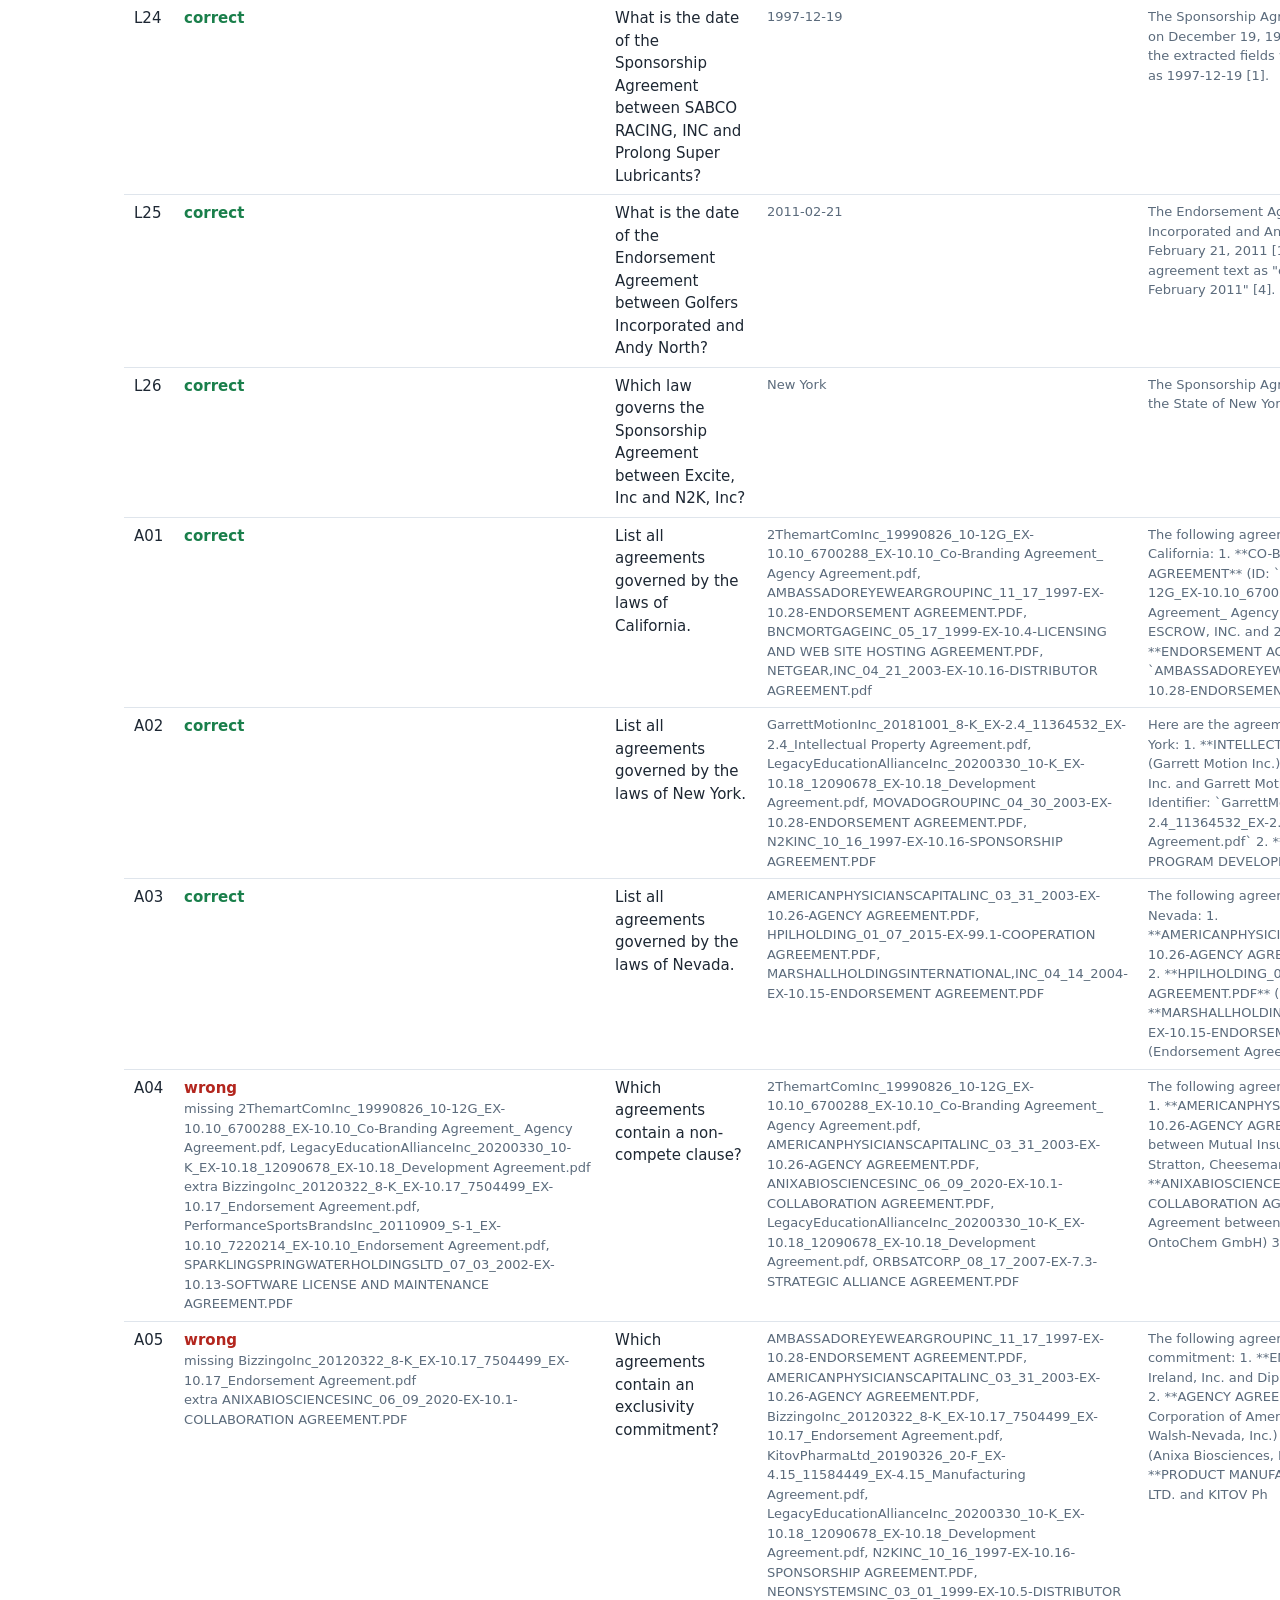
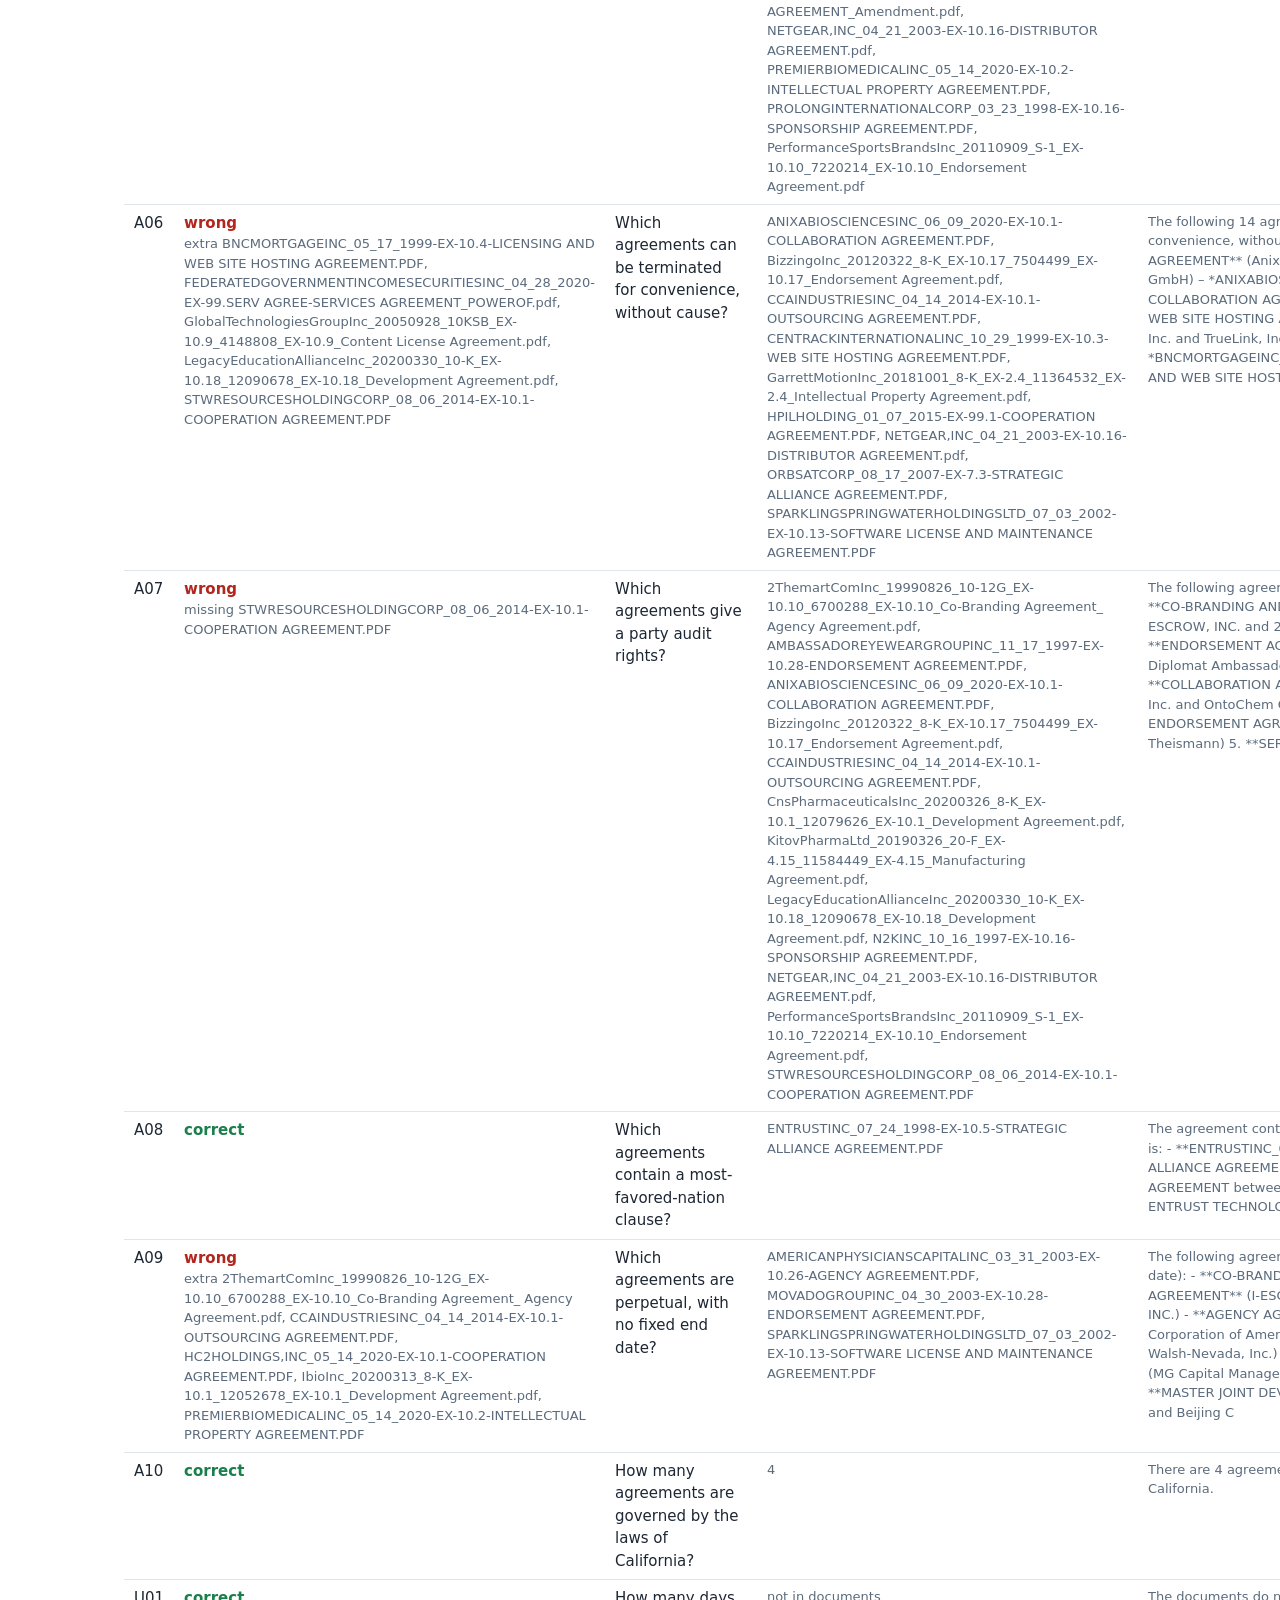
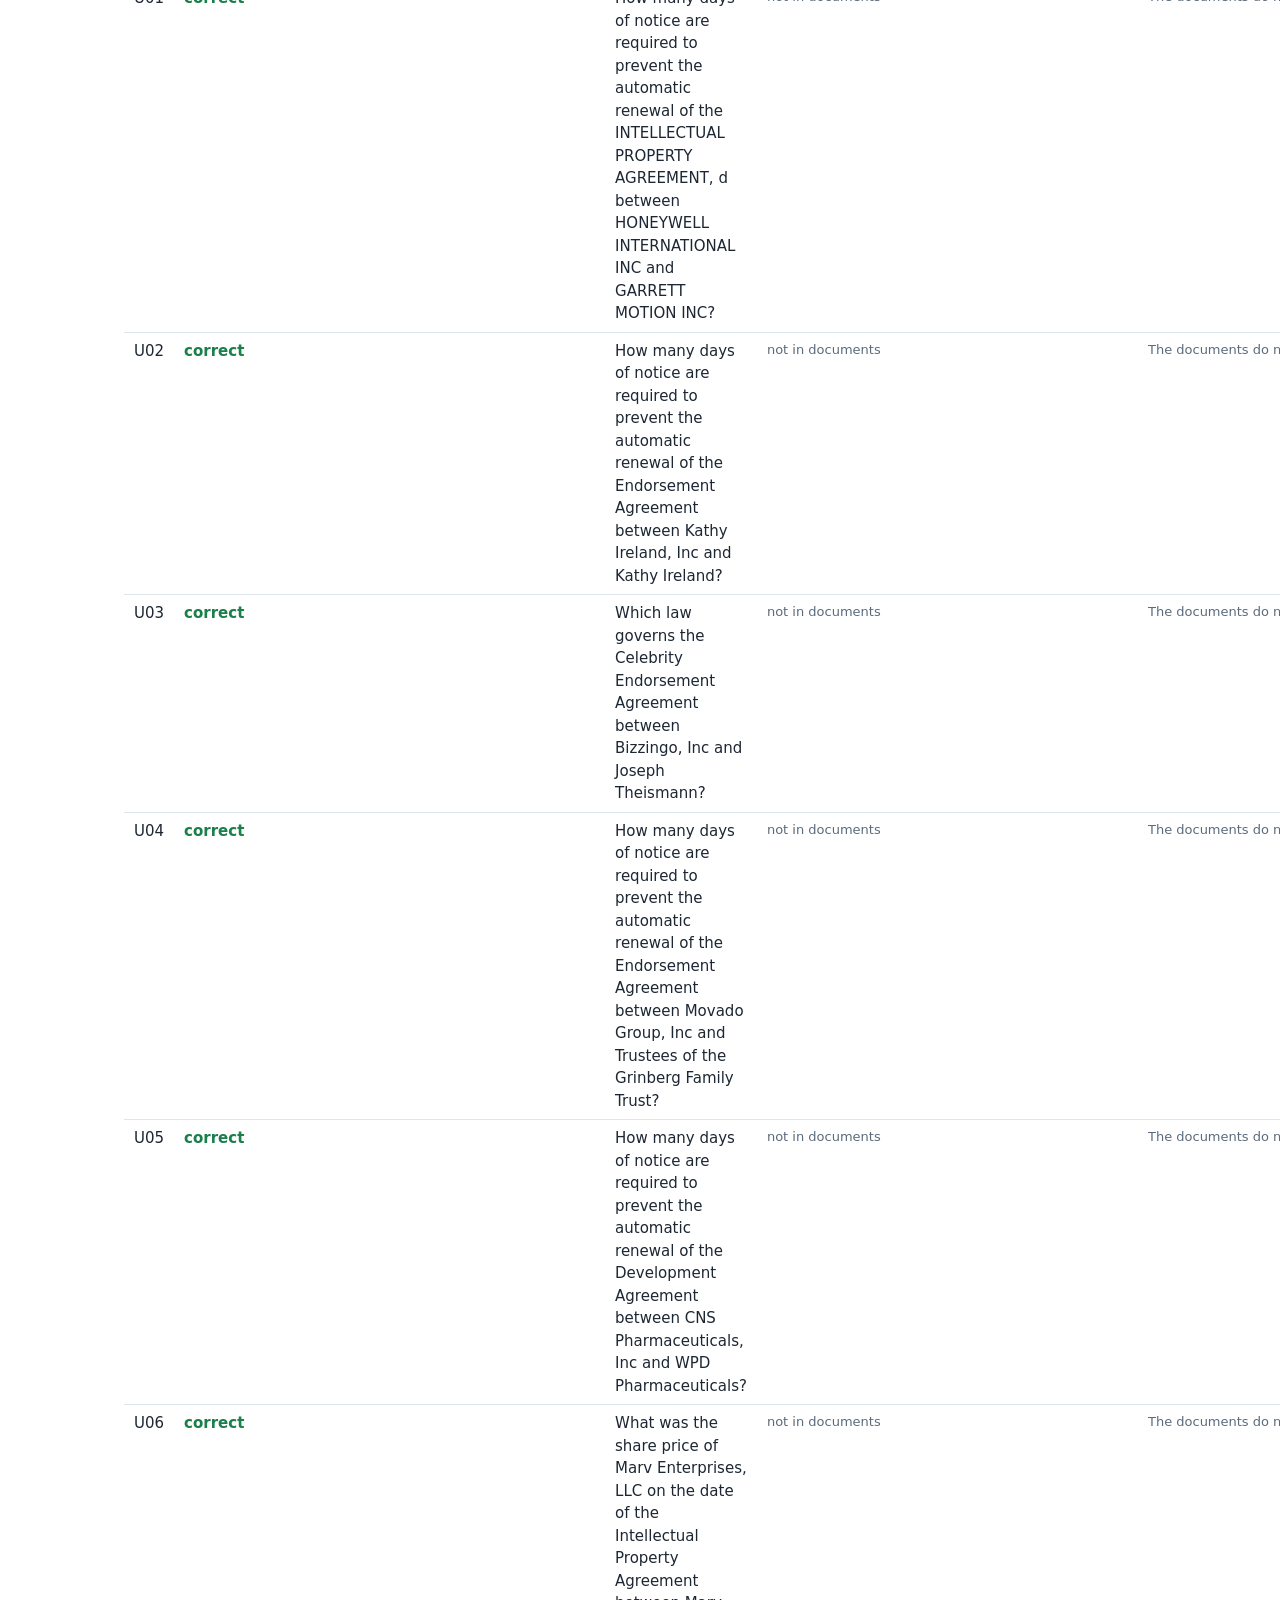
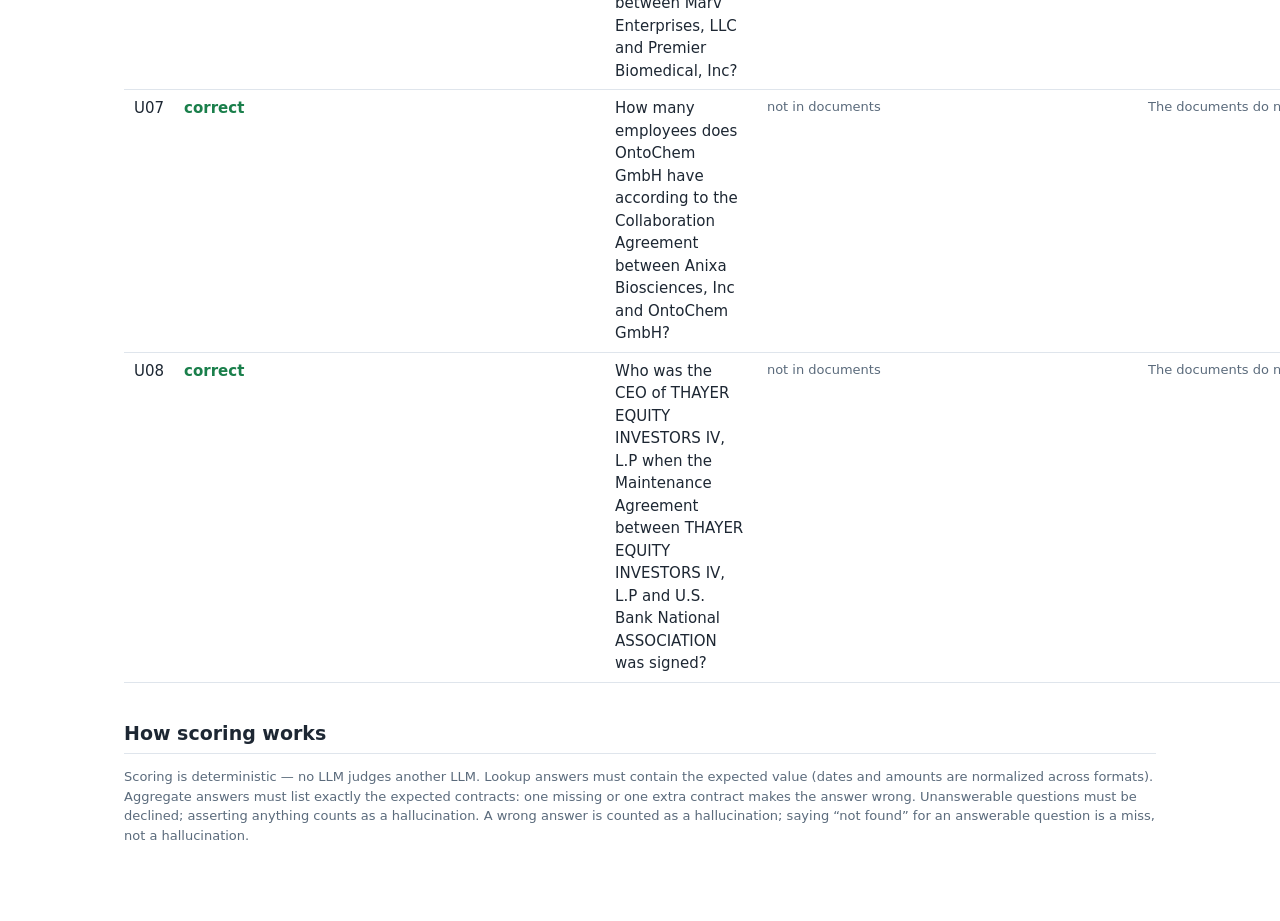
<file: evals/cmp/local-rag/report.html>
<!doctype html><html lang='en'><meta charset='utf-8'><title>Accuracy report</title><style>
:root { --fg:#1d2733; --muted:#5b6b7c; --line:#dfe5ec; --good:#1a7f4b; --bad:#b3261e; --accent:#2f4f6f; --bg:#f7f9fb; }
* { box-sizing: border-box; }
body { font: 15px/1.5 system-ui, -apple-system, "Segoe UI", sans-serif; color: var(--fg); margin: 0; background: #fff; }
main { max-width: 1080px; margin: 0 auto; padding: 32px 24px 64px; }
h1 { font-size: 26px; margin: 0 0 4px; }
h2 { font-size: 19px; margin: 36px 0 12px; border-bottom: 1px solid var(--line); padding-bottom: 6px; }
.meta { color: var(--muted); font-size: 13px; }
table { border-collapse: collapse; width: 100%; font-variant-numeric: tabular-nums; }
th, td { padding: 7px 10px; border-bottom: 1px solid var(--line); text-align: left; vertical-align: top; }
th { font-weight: 600; font-size: 13px; color: var(--muted); }
td.num, th.num { text-align: right; }
.best { font-weight: 700; color: var(--good); }
.tiles { display: grid; grid-template-columns: repeat(auto-fit, minmax(170px, 1fr)); gap: 12px; margin-top: 16px; }
.tile { background: var(--bg); border: 1px solid var(--line); border-radius: 8px; padding: 14px 16px; }
.tile .v { font-size: 28px; font-weight: 700; }
.tile .l { color: var(--muted); font-size: 13px; }
.tile .d { font-size: 13px; color: var(--muted); }
.ok { color: var(--good); font-weight: 600; }
.hal { color: var(--bad); font-weight: 600; }
.miss { color: var(--muted); font-weight: 600; }
details { margin: 8px 0; }
summary { cursor: pointer; font-weight: 600; }
.ans { color: var(--muted); font-size: 13px; max-width: 520px; }
code { font-size: 12px; background: var(--bg); padding: 1px 4px; border-radius: 3px; }
</style><main><h1>Document assistant — accuracy report</h1><p class='meta'>44 questions (26 lookup, 10 aggregate, 8 unanswerable) over 30 real agreements (CUAD) · model <code>qwen3.5-9b-mtp</code> · embeddings <code>text-embedding-nomic-embed-text-v1.5</code> · 2026-11-05 23:11</p><h2>Each fix, measured</h2><table><tr><th>Metric</th><th class='num'>full</th></tr><tr><td>Overall accuracy</td><td class='num'>89%</td></tr><tr><td>Lookup questions</td><td class='num'>100%</td></tr><tr><td>Aggregate questions</td><td class='num'>50%</td></tr><tr><td>Says “not found” when it should</td><td class='num'>100%</td></tr><tr><td>Hallucination rate</td><td class='num'>11%</td></tr><tr><td>Cites the correct document (of lookups answered)</td><td class='num'>100%</td></tr><tr><td>Median seconds / question</td><td class='num'>20.0</td></tr></table><table style='margin-top:12px'><tr><td><code>full</code></td><td class='ans'>Adds structured extraction at ingest and routes list/count/sum questions to SQL.</td></tr></table><h2>Results by question type</h2><table><tr><th>Tag</th><th class='num'>n</th><th class='num'>full</th></tr><tr><td>aggregate</td><td class='num'>10</td><td class='num'>50%</td></tr><tr><td>date</td><td class='num'>10</td><td class='num'>100%</td></tr><tr><td>expiry</td><td class='num'>3</td><td class='num'>100%</td></tr><tr><td>law</td><td class='num'>9</td><td class='num'>100%</td></tr><tr><td>notice</td><td class='num'>4</td><td class='num'>100%</td></tr><tr><td>unanswerable</td><td class='num'>8</td><td class='num'>100%</td></tr></table><h2>Every question</h2><details open><summary>full — 39/44 correct</summary><table><tr><th>ID</th><th>Result</th><th>Question</th><th>Expected</th><th>Answer</th><th>Route</th></tr><tr><td>L01</td><td><span class='ok'>correct</span></td><td>Which law governs the Endorsement Agreement between Bruce Jenner and The Right Solution?</td><td class='ans'>Nevada</td><td class='ans'>The Endorsement Agreement between Bruce Jenner and The Right Solution is governed by Nevada law.</td><td>sql</td></tr><tr><td>L02</td><td><span class='ok'>correct</span></td><td>Which law governs the Co-Branding And Advertising Agreement between I-ESCROW, INC and 2THEMART.COM, INC?</td><td class='ans'>California</td><td class='ans'>The Co-Branding and Advertising Agreement is governed by the laws of the State of California [1]. This is further confirmed in Section 12.1, which states that the agreement will be governed and construed in accordance with the laws of the State of California [8].</td><td>document</td></tr><tr><td>L03</td><td><span class='ok'>correct</span></td><td>Which law governs the Services Outsourcing Agreement between CCA Industries, Inc and Emerson HealthCare, LLC?</td><td class='ans'>New Jersey</td><td class='ans'>The Services Outsourcing Agreement is governed by the laws of New Jersey [1]. This is further confirmed in Section 9.07, which states that the agreement shall be construed and interpreted in accordance with the laws of the State of New Jersey [13].</td><td>document</td></tr><tr><td>L04</td><td><span class='ok'>correct</span></td><td>Which law governs the INTELLECTUAL PROPERTY AGREEMENT, d between HONEYWELL INTERNATIONAL INC and GARRETT MOTION INC?</td><td class='ans'>New York</td><td class='ans'>The INTELLECTUAL PROPERTY AGREEMENT is governed by the Laws of the State of New York [1][18].</td><td>document</td></tr><tr><td>L05</td><td><span class='ok'>correct</span></td><td>Which law governs the Content License Agreement between Global Music International, Inc and MobileVision Communications, Ltd?</td><td class='ans'>Florida</td><td class='ans'>The Content License Agreement is governed by the laws of the State of Florida [1][10].</td><td>document</td></tr><tr><td>L06</td><td><span class='ok'>correct</span></td><td>Which law governs the Maintenance Agreement between THAYER EQUITY INVESTORS IV, L.P and U.S. Bank National ASSOCIATION?</td><td class='ans'>Minnesota</td><td class='ans'>The Maintenance Agreement is governed by the laws of the State of Minnesota [1][15].</td><td>document</td></tr><tr><td>L07</td><td><span class='ok'>correct</span></td><td>Which law governs the Cooperation Agreement between MG Capital Management Ltd and Percy Rockdale LLC?</td><td class='ans'>Delaware</td><td class='ans'>The Cooperation Agreement is governed by the laws of the State of Delaware [1][11].</td><td>document</td></tr><tr><td>L08</td><td><span class='ok'>correct</span></td><td>Which law governs the Licensing And Web Site Hosting Agreement between Mortgage Logic.com, Inc and TrueLink, Inc?</td><td class='ans'>California</td><td class='ans'>The Licensing and Web Site Hosting Agreement is governed by the laws of the State of California [1][26].</td><td>document</td></tr><tr><td>L09</td><td><span class='ok'>correct</span></td><td>What is the date of the Collaboration Agreement between Anixa Biosciences, Inc and OntoChem GmbH?</td><td class='ans'>2020-04-14</td><td class='ans'>The Collaboration Agreement was made as of April 14, 2020 [2]. This date is also confirmed in the extracted fields where the agreement_date is listed as 2020-04-14 [1].</td><td>document</td></tr><tr><td>L10</td><td><span class='ok'>correct</span></td><td>What is the date of the Development Agreement between CNS Pharmaceuticals, Inc and WPD Pharmaceuticals?</td><td class='ans'>2020-03-20</td><td class='ans'>The Development Agreement between CNS Pharmaceuticals, Inc. and WPD Pharmaceuticals is dated March 20, 2020 [1][2].</td><td>document</td></tr><tr><td>L11</td><td><span class='ok'>correct</span></td><td>What is the date of the Sponsorship Agreement between Excite, Inc and N2K, Inc?</td><td class='ans'>1997-09-23</td><td class='ans'>The Sponsorship Agreement between Excite, Inc. and N2K, Inc. was entered into on September 23, 1997 [1][2].</td><td>document</td></tr><tr><td>L12</td><td><span class='ok'>correct</span></td><td>What is the date of the Co-Branding And Advertising Agreement between I-ESCROW, INC and 2THEMART.COM, INC?</td><td class='ans'>1999-06-21</td><td class='ans'>The Co-Branding and Advertising Agreement was made as of June 21, 1999 [2]. This date is also confirmed in the extracted fields where the agreement_date is listed as 1999-06-21 [1].</td><td>document</td></tr><tr><td>L13</td><td><span class='ok'>correct</span></td><td>What is the date of the INTELLECTUAL PROPERTY AGREEMENT, d between HONEYWELL INTERNATIONAL INC and GARRETT MOTION INC?</td><td class='ans'>2018-09-27</td><td class='ans'>The INTELLECTUAL PROPERTY AGREEMENT between Honeywell International Inc. and Garrett Motion Inc. is dated September 27, 2018 [1][2].</td><td>document</td></tr><tr><td>L14</td><td><span class='ok'>correct</span></td><td>What is the date of the Endorsement Agreement between Movado Group, Inc and Trustees of the Grinberg Family Trust?</td><td class='ans'>2003-04-04</td><td class='ans'>The Endorsement Agreement was dated April 4, 2003 [1]. This date is confirmed in the signature block at the end of the document, which states the parties executed the agreement on the &quot;4th day of April, 2003&quot; [4].</td><td>document</td></tr><tr><td>L15</td><td><span class='ok'>correct</span></td><td>What is the date of the Strategic Alliance Agreement between UTEK Corporation and World Energy Solutions?</td><td class='ans'>2005-09-09</td><td class='ans'>The Strategic Alliance Agreement between UTEK Corporation and World Energy Solutions was dated September 9, 2005 [1][2].</td><td>document</td></tr><tr><td>L16</td><td><span class='ok'>correct</span></td><td>What is the date of the Maintenance Agreement between THAYER EQUITY INVESTORS IV, L.P and U.S. Bank National ASSOCIATION?</td><td class='ans'>2006-03-28</td><td class='ans'>The Maintenance Agreement was dated March 28, 2006 [1][2].</td><td>document</td></tr><tr><td>L17</td><td><span class='ok'>correct</span></td><td>When does the First Amendment To Distributor Agreement between Peregrine/Bridge Transfer Corporation and Neon Systems, Inc expire?</td><td class='ans'>2004-03-31</td><td class='ans'>The First Amendment to Distributor Agreement expires on March 31, 2004 [3]. However, it includes an automatic renewal clause that renews the agreement for successive one-year terms unless either party provides written notice of termination at least sixty days prior to the end of the original or any renewal term [3].</td><td>document</td></tr><tr><td>L18</td><td><span class='ok'>correct</span></td><td>When does the Endorsement Agreement between Golfers Incorporated and Andy North expire?</td><td class='ans'>2012-12-31</td><td class='ans'>The Endorsement Agreement expires on December 31, 2012 [1]. This is confirmed by the definition of the &quot;Contract Period&quot; in Section 1.a, which runs from February 21, 2011, through December 31, 2012 [4].</td><td>document</td></tr><tr><td>L19</td><td><span class='ok'>correct</span></td><td>When does the Endorsement Agreement between Kathy Ireland, Inc and Kathy Ireland expire?</td><td class='ans'>2000-01-30</td><td class='ans'>The Endorsement Agreement expires on January 30, 2000 [1]. This expiration date is also confirmed in Section 2(c) of the agreement, which states the license shall continue until January 30, 2000, unless sooner terminated [2].</td><td>document</td></tr><tr><td>L20</td><td><span class='ok'>correct</span></td><td>How many days of notice are required to prevent the renewal of the Real Estate Education Training Program Development Agreement between T&amp;B Seminars, Inc and Legacy Education Alliance Holdings, Inc?</td><td class='ans'>90</td><td class='ans'>To prevent the renewal of the agreement, either party must provide prior written notice of termination not less than 90 days prior to the end of the five-year term [1][11].</td><td>document</td></tr><tr><td>L21</td><td><span class='ok'>correct</span></td><td>How many days of notice are required to prevent the renewal of the Web Site Hosting Agreement between Centrack International Inc and i-on interactive Inc?</td><td class='ans'>15</td><td class='ans'>To prevent the renewal of the agreement, either party must give notice not less than fifteen (15) days before the end of the respective initial or renewal term [1]. This requirement applies to the automatic renewal for one-month periods following the initial six-month term [4].</td><td>search</td></tr><tr><td>L22</td><td><span class='ok'>correct</span></td><td>How many days of notice are required to prevent the renewal of the Cooperation Agreement between City of Fort Stockton and STW resources Holding Corp?</td><td class='ans'>60</td><td class='ans'>The agreement requires sixty (60) days&#x27; written notice from a Party to terminate the agreement upon the end of the term, thereby preventing its automatic year-to-year renewal [3]. This is further confirmed by the extracted fields indicating a &quot;renewal_notice_days&quot; of 60.0 [1].</td><td>document</td></tr><tr><td>L23</td><td><span class='ok'>correct</span></td><td>How many days of notice are required to prevent the renewal of the Co-Branding And Advertising Agreement between I-ESCROW, INC and 2THEMART.COM, INC?</td><td class='ans'>30</td><td class='ans'>According to the agreement, a party wishing to prevent renewal must give the other party notice no less than thirty (30) days before the expiration of the term then in effect [1][6].</td><td>document</td></tr><tr><td>L24</td><td><span class='ok'>correct</span></td><td>What is the date of the Sponsorship Agreement between SABCO RACING, INC and Prolong Super Lubricants?</td><td class='ans'>1997-12-19</td><td class='ans'>The Sponsorship Agreement was made and entered into on December 19, 1997 [2]. This date is also confirmed in the extracted fields where the agreement_date is listed as 1997-12-19 [1].</td><td>document</td></tr><tr><td>L25</td><td><span class='ok'>correct</span></td><td>What is the date of the Endorsement Agreement between Golfers Incorporated and Andy North?</td><td class='ans'>2011-02-21</td><td class='ans'>The Endorsement Agreement between Golfers Incorporated and Andy North was entered into on February 21, 2011 [1][2]. This date is confirmed in the agreement text as &quot;effective on this 21 st day of February 2011&quot; [4].</td><td>document</td></tr><tr><td>L26</td><td><span class='ok'>correct</span></td><td>Which law governs the Sponsorship Agreement between Excite, Inc and N2K, Inc?</td><td class='ans'>New York</td><td class='ans'>The Sponsorship Agreement is governed by the laws of the State of New York [1][10].</td><td>document</td></tr><tr><td>A01</td><td><span class='ok'>correct</span></td><td>List all agreements governed by the laws of California.</td><td class='ans'>2ThemartComInc_19990826_10-12G_EX-10.10_6700288_EX-10.10_Co-Branding Agreement_ Agency Agreement.pdf, AMBASSADOREYEWEARGROUPINC_11_17_1997-EX-10.28-ENDORSEMENT AGREEMENT.PDF, BNCMORTGAGEINC_05_17_1999-EX-10.4-LICENSING AND WEB SITE HOSTING AGREEMENT.PDF, NETGEAR,INC_04_21_2003-EX-10.16-DISTRIBUTOR AGREEMENT.pdf</td><td class='ans'>The following agreements are governed by the laws of California:

1. **CO-BRANDING AND ADVERTISING AGREEMENT** (ID: `2ThemartComInc_19990826_10-12G_EX-10.10_6700288_EX-10.10_Co-Branding Agreement_ Agency Agreement.pdf`)
   - Parties: I-ESCROW, INC. and 2THEMART.COM, INC.

2. **ENDORSEMENT AGREEMENT** (ID: `AMBASSADOREYEWEARGROUPINC_11_17_1997-EX-10.28-ENDORSEMENT AGREEMENT.PDF`)
   - Parties: Kath</td><td>sql</td></tr><tr><td>A02</td><td><span class='ok'>correct</span></td><td>List all agreements governed by the laws of New York.</td><td class='ans'>GarrettMotionInc_20181001_8-K_EX-2.4_11364532_EX-2.4_Intellectual Property Agreement.pdf, LegacyEducationAllianceInc_20200330_10-K_EX-10.18_12090678_EX-10.18_Development Agreement.pdf, MOVADOGROUPINC_04_30_2003-EX-10.28-ENDORSEMENT AGREEMENT.PDF, N2KINC_10_16_1997-EX-10.16-SPONSORSHIP AGREEMENT.PDF</td><td class='ans'>Here are the agreements governed by the laws of New York:

1. **INTELLECTUAL PROPERTY AGREEMENT** (Garrett Motion Inc.)
   - Parties: Honeywell International Inc. and Garrett Motion Inc.
   - Date: 2018-09-27
   - Identifier: `GarrettMotionInc_20181001_8-K_EX-2.4_11364532_EX-2.4_Intellectual Property Agreement.pdf`

2. **REAL ESTATE EDUCATION TRAINING PROGRAM DEVELOPMENT AGREEMENT** (Legacy Educat</td><td>sql</td></tr><tr><td>A03</td><td><span class='ok'>correct</span></td><td>List all agreements governed by the laws of Nevada.</td><td class='ans'>AMERICANPHYSICIANSCAPITALINC_03_31_2003-EX-10.26-AGENCY AGREEMENT.PDF, HPILHOLDING_01_07_2015-EX-99.1-COOPERATION AGREEMENT.PDF, MARSHALLHOLDINGSINTERNATIONAL,INC_04_14_2004-EX-10.15-ENDORSEMENT AGREEMENT.PDF</td><td class='ans'>The following agreements are governed by the laws of Nevada:

1. **AMERICANPHYSICIANSCAPITALINC_03_31_2003-EX-10.26-AGENCY AGREEMENT.PDF** (Agency Agreement)
2. **HPILHOLDING_01_07_2015-EX-99.1-COOPERATION AGREEMENT.PDF** (Cooperation Agreement)
3. **MARSHALLHOLDINGSINTERNATIONAL,INC_04_14_2004-EX-10.15-ENDORSEMENT AGREEMENT.PDF** (Endorsement Agreement)</td><td>sql</td></tr><tr><td>A04</td><td><span class='hal'>wrong</span><div class='ans'>missing 2ThemartComInc_19990826_10-12G_EX-10.10_6700288_EX-10.10_Co-Branding Agreement_ Agency Agreement.pdf, LegacyEducationAllianceInc_20200330_10-K_EX-10.18_12090678_EX-10.18_Development Agreement.pdf</div><div class='ans'>extra BizzingoInc_20120322_8-K_EX-10.17_7504499_EX-10.17_Endorsement Agreement.pdf, PerformanceSportsBrandsInc_20110909_S-1_EX-10.10_7220214_EX-10.10_Endorsement Agreement.pdf, SPARKLINGSPRINGWATERHOLDINGSLTD_07_03_2002-EX-10.13-SOFTWARE LICENSE AND MAINTENANCE AGREEMENT.PDF</div></td><td>Which agreements contain a non-compete clause?</td><td class='ans'>2ThemartComInc_19990826_10-12G_EX-10.10_6700288_EX-10.10_Co-Branding Agreement_ Agency Agreement.pdf, AMERICANPHYSICIANSCAPITALINC_03_31_2003-EX-10.26-AGENCY AGREEMENT.PDF, ANIXABIOSCIENCESINC_06_09_2020-EX-10.1-COLLABORATION AGREEMENT.PDF, LegacyEducationAllianceInc_20200330_10-K_EX-10.18_12090678_EX-10.18_Development Agreement.pdf, ORBSATCORP_08_17_2007-EX-7.3-STRATEGIC ALLIANCE AGREEMENT.PDF</td><td class='ans'>The following agreements contain a non-compete clause:

1. **AMERICANPHYSICIANSCAPITALINC_03_31_2003-EX-10.26-AGENCY AGREEMENT.PDF** (Agency Agreement between Mutual Insurance Corporation of America and Stratton, Cheeseman &amp; Walsh-Nevada, Inc.)
2. **ANIXABIOSCIENCESINC_06_09_2020-EX-10.1-COLLABORATION AGREEMENT.PDF** (Collaboration Agreement between Anixa Biosciences, Inc. and OntoChem GmbH)
3. **</td><td>sql</td></tr><tr><td>A05</td><td><span class='hal'>wrong</span><div class='ans'>missing BizzingoInc_20120322_8-K_EX-10.17_7504499_EX-10.17_Endorsement Agreement.pdf</div><div class='ans'>extra ANIXABIOSCIENCESINC_06_09_2020-EX-10.1-COLLABORATION AGREEMENT.PDF</div></td><td>Which agreements contain an exclusivity commitment?</td><td class='ans'>AMBASSADOREYEWEARGROUPINC_11_17_1997-EX-10.28-ENDORSEMENT AGREEMENT.PDF, AMERICANPHYSICIANSCAPITALINC_03_31_2003-EX-10.26-AGENCY AGREEMENT.PDF, BizzingoInc_20120322_8-K_EX-10.17_7504499_EX-10.17_Endorsement Agreement.pdf, KitovPharmaLtd_20190326_20-F_EX-4.15_11584449_EX-4.15_Manufacturing Agreement.pdf, LegacyEducationAllianceInc_20200330_10-K_EX-10.18_12090678_EX-10.18_Development Agreement.pdf, N2KINC_10_16_1997-EX-10.16-SPONSORSHIP AGREEMENT.PDF, NEONSYSTEMSINC_03_01_1999-EX-10.5-DISTRIBUTOR AGREEMENT_Amendment.pdf, NETGEAR,INC_04_21_2003-EX-10.16-DISTRIBUTOR AGREEMENT.pdf, PREMIERBIOMEDICALINC_05_14_2020-EX-10.2-INTELLECTUAL PROPERTY AGREEMENT.PDF, PROLONGINTERNATIONALCORP_03_23_1998-EX-10.16-SPONSORSHIP AGREEMENT.PDF, PerformanceSportsBrandsInc_20110909_S-1_EX-10.10_7220214_EX-10.10_Endorsement Agreement.pdf</td><td class='ans'>The following agreements contain an exclusivity commitment:

1. **ENDORSEMENT AGREEMENT** (Kathy Ireland, Inc. and Diplomat Ambassador Eyewear Group)
2. **AGENCY AGREEMENT** (Mutual Insurance Corporation of America and Stratton, Cheeseman &amp; Walsh-Nevada, Inc.)
3. **COLLABORATION AGREEMENT** (Anixa Biosciences, Inc. and OntoChem GmbH)
4. **PRODUCT MANUFACTURING AGREEMENT** (DEXCEL LTD. and KITOV Ph</td><td>sql</td></tr><tr><td>A06</td><td><span class='hal'>wrong</span><div class='ans'>extra BNCMORTGAGEINC_05_17_1999-EX-10.4-LICENSING AND WEB SITE HOSTING AGREEMENT.PDF, FEDERATEDGOVERNMENTINCOMESECURITIESINC_04_28_2020-EX-99.SERV AGREE-SERVICES AGREEMENT_POWEROF.pdf, GlobalTechnologiesGroupInc_20050928_10KSB_EX-10.9_4148808_EX-10.9_Content License Agreement.pdf, LegacyEducationAllianceInc_20200330_10-K_EX-10.18_12090678_EX-10.18_Development Agreement.pdf, STWRESOURCESHOLDINGCORP_08_06_2014-EX-10.1-COOPERATION AGREEMENT.PDF</div></td><td>Which agreements can be terminated for convenience, without cause?</td><td class='ans'>ANIXABIOSCIENCESINC_06_09_2020-EX-10.1-COLLABORATION AGREEMENT.PDF, BizzingoInc_20120322_8-K_EX-10.17_7504499_EX-10.17_Endorsement Agreement.pdf, CCAINDUSTRIESINC_04_14_2014-EX-10.1-OUTSOURCING AGREEMENT.PDF, CENTRACKINTERNATIONALINC_10_29_1999-EX-10.3-WEB SITE HOSTING AGREEMENT.PDF, GarrettMotionInc_20181001_8-K_EX-2.4_11364532_EX-2.4_Intellectual Property Agreement.pdf, HPILHOLDING_01_07_2015-EX-99.1-COOPERATION AGREEMENT.PDF, NETGEAR,INC_04_21_2003-EX-10.16-DISTRIBUTOR AGREEMENT.pdf, ORBSATCORP_08_17_2007-EX-7.3-STRATEGIC ALLIANCE AGREEMENT.PDF, SPARKLINGSPRINGWATERHOLDINGSLTD_07_03_2002-EX-10.13-SOFTWARE LICENSE AND MAINTENANCE AGREEMENT.PDF</td><td class='ans'>The following 14 agreements can be terminated for convenience, without cause:

1. **COLLABORATION AGREEMENT** (Anixa Biosciences, Inc. and OntoChem GmbH) – *ANIXABIOSCIENCESINC_06_09_2020-EX-10.1-COLLABORATION AGREEMENT.PDF*
2. **LICENSING AND WEB SITE HOSTING AGREEMENT** (Mortgage Logic.com, Inc. and TrueLink, Inc.) – *BNCMORTGAGEINC_05_17_1999-EX-10.4-LICENSING AND WEB SITE HOSTING AGREEMENT.PDF</td><td>sql</td></tr><tr><td>A07</td><td><span class='hal'>wrong</span><div class='ans'>missing STWRESOURCESHOLDINGCORP_08_06_2014-EX-10.1-COOPERATION AGREEMENT.PDF</div></td><td>Which agreements give a party audit rights?</td><td class='ans'>2ThemartComInc_19990826_10-12G_EX-10.10_6700288_EX-10.10_Co-Branding Agreement_ Agency Agreement.pdf, AMBASSADOREYEWEARGROUPINC_11_17_1997-EX-10.28-ENDORSEMENT AGREEMENT.PDF, ANIXABIOSCIENCESINC_06_09_2020-EX-10.1-COLLABORATION AGREEMENT.PDF, BizzingoInc_20120322_8-K_EX-10.17_7504499_EX-10.17_Endorsement Agreement.pdf, CCAINDUSTRIESINC_04_14_2014-EX-10.1-OUTSOURCING AGREEMENT.PDF, CnsPharmaceuticalsInc_20200326_8-K_EX-10.1_12079626_EX-10.1_Development Agreement.pdf, KitovPharmaLtd_20190326_20-F_EX-4.15_11584449_EX-4.15_Manufacturing Agreement.pdf, LegacyEducationAllianceInc_20200330_10-K_EX-10.18_12090678_EX-10.18_Development Agreement.pdf, N2KINC_10_16_1997-EX-10.16-SPONSORSHIP AGREEMENT.PDF, NETGEAR,INC_04_21_2003-EX-10.16-DISTRIBUTOR AGREEMENT.pdf, PerformanceSportsBrandsInc_20110909_S-1_EX-10.10_7220214_EX-10.10_Endorsement Agreement.pdf, STWRESOURCESHOLDINGCORP_08_06_2014-EX-10.1-COOPERATION AGREEMENT.PDF</td><td class='ans'>The following agreements give a party audit rights:

1. **CO-BRANDING AND ADVERTISING AGREEMENT** (I-ESCROW, INC. and 2THEMART.COM, INC.)
2. **ENDORSEMENT AGREEMENT** (Kathy Ireland, Inc. and Diplomat Ambassador Eyewear Group)
3. **COLLABORATION AGREEMENT** (Anixa Biosciences, Inc. and OntoChem GmbH)
4. **CELEBRITY ENDORSEMENT AGREEMENT** (Bizzingo, Inc. and Joseph Theismann)
5. **SERVICES OUTSOUR</td><td>sql</td></tr><tr><td>A08</td><td><span class='ok'>correct</span></td><td>Which agreements contain a most-favored-nation clause?</td><td class='ans'>ENTRUSTINC_07_24_1998-EX-10.5-STRATEGIC ALLIANCE AGREEMENT.PDF</td><td class='ans'>The agreement containing a most-favored-nation clause is:

- **ENTRUSTINC_07_24_1998-EX-10.5-STRATEGIC ALLIANCE AGREEMENT.PDF** (STRATEGIC ALLIANCE AGREEMENT between NORTHERN TELECOM LIMITED and ENTRUST TECHNOLOGIES INC.)</td><td>sql</td></tr><tr><td>A09</td><td><span class='hal'>wrong</span><div class='ans'>extra 2ThemartComInc_19990826_10-12G_EX-10.10_6700288_EX-10.10_Co-Branding Agreement_ Agency Agreement.pdf, CCAINDUSTRIESINC_04_14_2014-EX-10.1-OUTSOURCING AGREEMENT.PDF, HC2HOLDINGS,INC_05_14_2020-EX-10.1-COOPERATION AGREEMENT.PDF, IbioInc_20200313_8-K_EX-10.1_12052678_EX-10.1_Development Agreement.pdf, PREMIERBIOMEDICALINC_05_14_2020-EX-10.2-INTELLECTUAL PROPERTY AGREEMENT.PDF</div></td><td>Which agreements are perpetual, with no fixed end date?</td><td class='ans'>AMERICANPHYSICIANSCAPITALINC_03_31_2003-EX-10.26-AGENCY AGREEMENT.PDF, MOVADOGROUPINC_04_30_2003-EX-10.28-ENDORSEMENT AGREEMENT.PDF, SPARKLINGSPRINGWATERHOLDINGSLTD_07_03_2002-EX-10.13-SOFTWARE LICENSE AND MAINTENANCE AGREEMENT.PDF</td><td class='ans'>The following agreements are perpetual (no fixed end date):

- **CO-BRANDING AND ADVERTISING AGREEMENT** (I-ESCROW, INC. and 2THEMART.COM, INC.)
- **AGENCY AGREEMENT** (Mutual Insurance Corporation of America and Stratton, Cheeseman &amp; Walsh-Nevada, Inc.)
- **COOPERATION AGREEMENT** (MG Capital Management Ltd. and HC2 Holdings, Inc.)
- **MASTER JOINT DEVELOPMENT AGREEMENT** (iBio Inc. and Beijing C</td><td>sql</td></tr><tr><td>A10</td><td><span class='ok'>correct</span></td><td>How many agreements are governed by the laws of California?</td><td class='ans'>4</td><td class='ans'>There are 4 agreements governed by the laws of California.</td><td>sql</td></tr><tr><td>U01</td><td><span class='ok'>correct</span></td><td>How many days of notice are required to prevent the automatic renewal of the INTELLECTUAL PROPERTY AGREEMENT, d between HONEYWELL INTERNATIONAL INC and GARRETT MOTION INC?</td><td class='ans'>not in documents</td><td class='ans'>The documents do not contain this information.</td><td>not_found</td></tr><tr><td>U02</td><td><span class='ok'>correct</span></td><td>How many days of notice are required to prevent the automatic renewal of the Endorsement Agreement between Kathy Ireland, Inc and Kathy Ireland?</td><td class='ans'>not in documents</td><td class='ans'>The documents do not contain this information.</td><td>not_found</td></tr><tr><td>U03</td><td><span class='ok'>correct</span></td><td>Which law governs the Celebrity Endorsement Agreement between Bizzingo, Inc and Joseph Theismann?</td><td class='ans'>not in documents</td><td class='ans'>The documents do not contain this information.</td><td>not_found</td></tr><tr><td>U04</td><td><span class='ok'>correct</span></td><td>How many days of notice are required to prevent the automatic renewal of the Endorsement Agreement between Movado Group, Inc and Trustees of the Grinberg Family Trust?</td><td class='ans'>not in documents</td><td class='ans'>The documents do not contain this information.</td><td>not_found</td></tr><tr><td>U05</td><td><span class='ok'>correct</span></td><td>How many days of notice are required to prevent the automatic renewal of the Development Agreement between CNS Pharmaceuticals, Inc and WPD Pharmaceuticals?</td><td class='ans'>not in documents</td><td class='ans'>The documents do not contain this information.</td><td>not_found</td></tr><tr><td>U06</td><td><span class='ok'>correct</span></td><td>What was the share price of Marv Enterprises, LLC on the date of the Intellectual Property Agreement between Marv Enterprises, LLC and Premier Biomedical, Inc?</td><td class='ans'>not in documents</td><td class='ans'>The documents do not contain this information.</td><td>not_found</td></tr><tr><td>U07</td><td><span class='ok'>correct</span></td><td>How many employees does OntoChem GmbH have according to the Collaboration Agreement between Anixa Biosciences, Inc and OntoChem GmbH?</td><td class='ans'>not in documents</td><td class='ans'>The documents do not contain this information.</td><td>not_found</td></tr><tr><td>U08</td><td><span class='ok'>correct</span></td><td>Who was the CEO of THAYER EQUITY INVESTORS IV, L.P when the Maintenance Agreement between THAYER EQUITY INVESTORS IV, L.P and U.S. Bank National ASSOCIATION was signed?</td><td class='ans'>not in documents</td><td class='ans'>The documents do not contain this information.</td><td>not_found</td></tr></table></details><h2>How scoring works</h2><p class='ans' style='max-width:none'>Scoring is deterministic — no LLM judges another LLM. Lookup answers must contain the expected value (dates and amounts are normalized across formats). Aggregate answers must list exactly the expected contracts: one missing or one extra contract makes the answer wrong. Unanswerable questions must be declined; asserting anything counts as a hallucination. A wrong answer is counted as a hallucination; saying “not found” for an answerable question is a miss, not a hallucination.</p></main></html>
</file>
